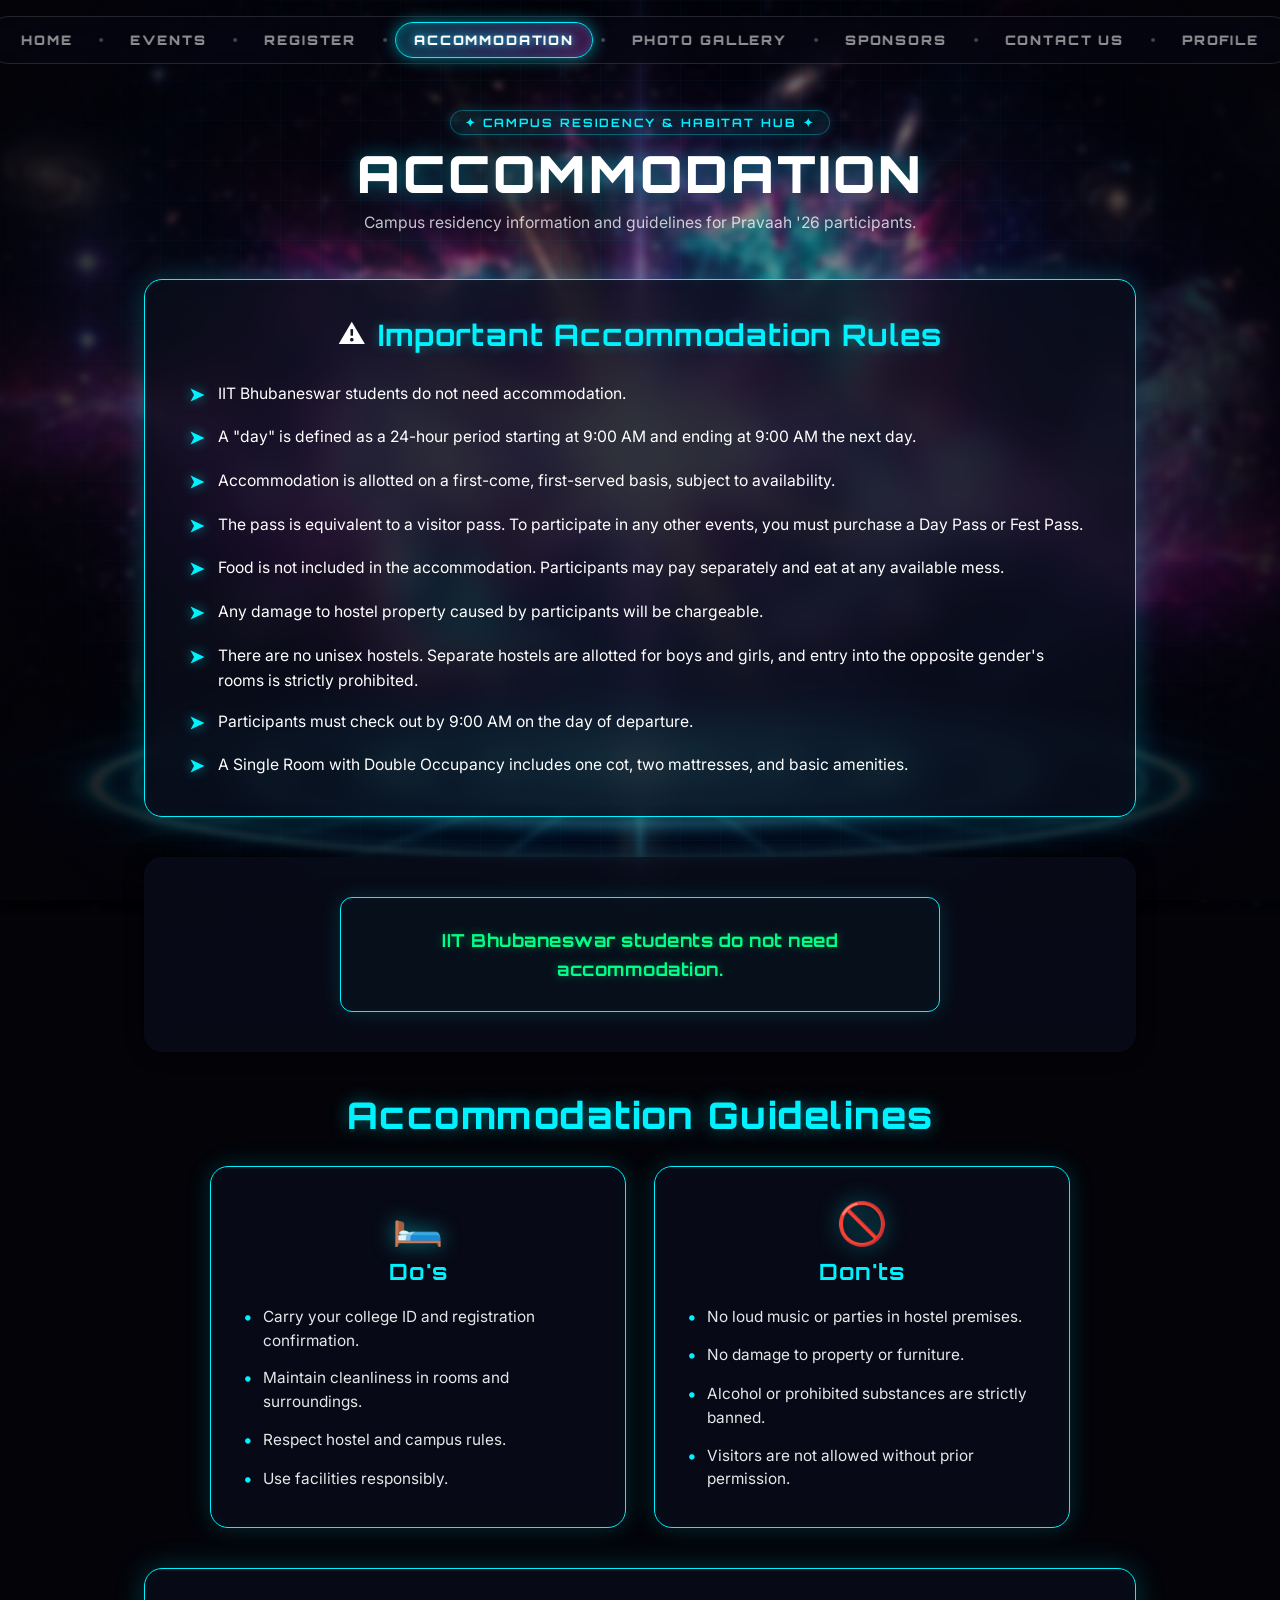
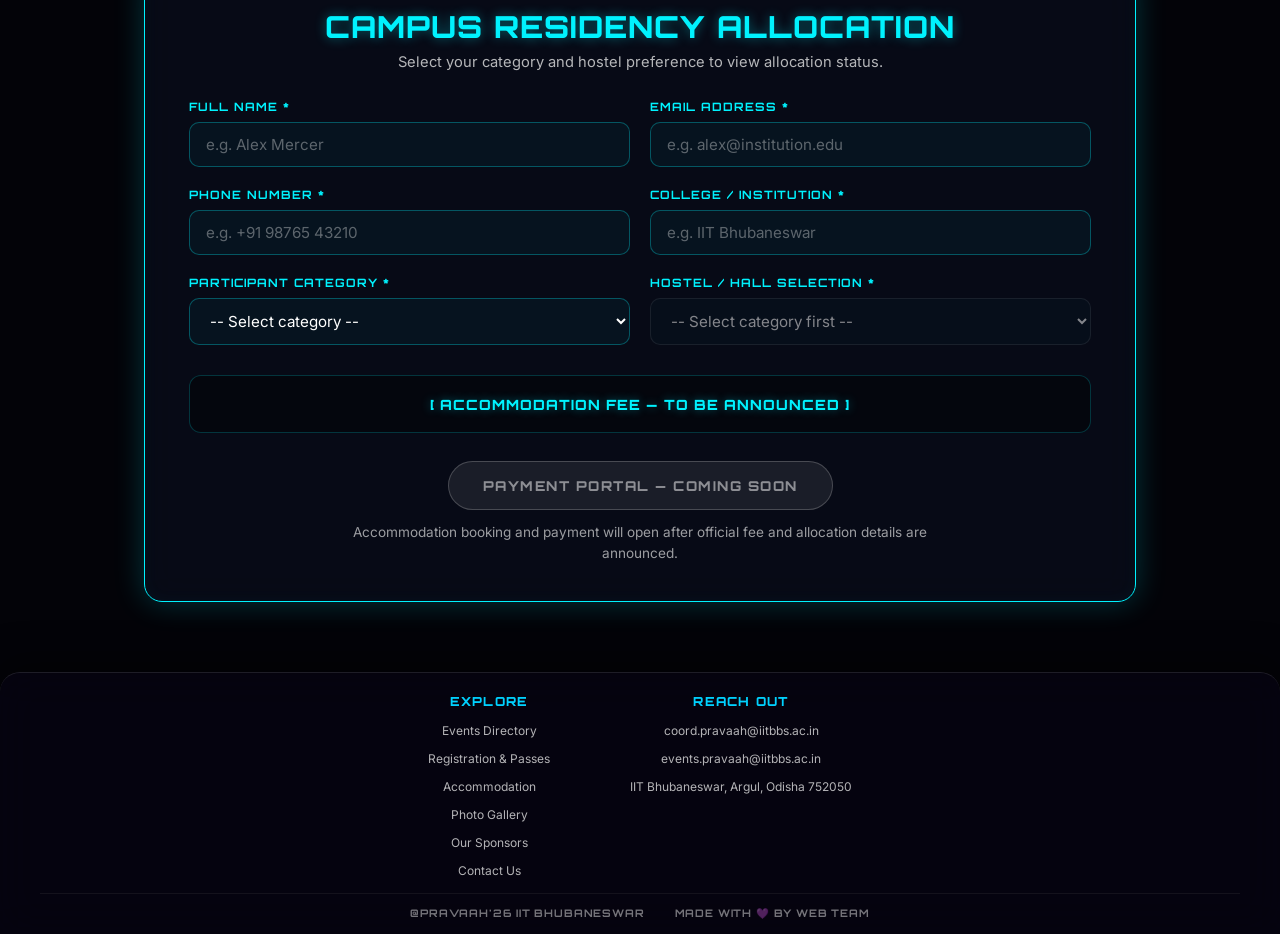
<file: accommodation.html>
<!DOCTYPE html>
<html lang="en">
<head>
    <meta charset="UTF-8">
    <meta name="viewport" content="width=device-width, initial-scale=1.0">
    <title>PRAVAAH '26 — Campus Residency & Accommodation Portal</title>
    <link rel="preconnect" href="https://fonts.googleapis.com">
    <link rel="preconnect" href="https://fonts.gstatic.com" crossorigin>
    <link href="https://fonts.googleapis.com/css2?family=Inter:wght@300;400;500;600;700;800;900&family=Orbitron:wght@400;600;700;800;900&display=swap" rel="stylesheet">
    <link rel="stylesheet" href="https://cdnjs.cloudflare.com/ajax/libs/font-awesome/6.5.1/css/all.min.css">
    <link rel="stylesheet" href="style.css">
    <link rel="stylesheet" href="accommodation.css">
</head>
<body class="subpage-body accom-page-body">

    <!-- Global Cyber Background Layers -->
    <div class="global-bg-layer subpage-bg"></div>
    <div class="subpage-grid-overlay"></div>

    <!-- Cosmic Nav Wheel -->
    <nav class="cosmic-nav-wheel" id="cosmic-nav-wheel">
        <div class="nav-wheel-track">
            <div class="nav-indicator-pill" id="nav-indicator-pill"></div>
            <div class="nav-hover-pill" id="nav-hover-pill"></div>

            <a href="index.html" class="nav-item">HOME</a>
            <div class="nav-divider"></div>
            <a href="events.html" class="nav-item">EVENTS</a>
            <div class="nav-divider"></div>
            <a href="register.html" class="nav-item">REGISTER</a>
            <div class="nav-divider"></div>
            <a href="accommodation.html" class="nav-item active">ACCOMMODATION</a>
            <div class="nav-divider"></div>
            <a href="photo-gallery.html" class="nav-item">PHOTO GALLERY</a>
            <div class="nav-divider"></div>
            <a href="sponsors.html" class="nav-item">SPONSORS</a>
            <div class="nav-divider"></div>
            <a href="contact.html" class="nav-item">CONTACT US</a>
            <div class="nav-divider"></div>
            <a href="profile.html" class="nav-item">PROFILE</a>
        </div>
        <div class="nav-wheel-glow"></div>
    </nav>

    <!-- Main Accommodation Container -->
    <main class="subpage-main accom-main-container">
        
        <!-- Section A: Compact Subpage Hero -->
        <header class="accom-hero-header">
            <div class="accom-hero-badge">✦ CAMPUS RESIDENCY & HABITAT HUB ✦</div>
            <h1 class="accom-hero-title">ACCOMMODATION</h1>
            <p class="accom-hero-subtitle">Campus residency information and guidelines for Pravaah '26 participants.</p>
        </header>

        <!-- Section B: Important Accommodation Rules Card (Screenshot 1) -->
        <section class="rules-card-container">
            <div class="rules-card-header">
                <span class="warning-icon">⚠️</span>
                <h2 class="rules-card-title">Important Accommodation Rules</h2>
            </div>
            <ul class="rules-arrow-list">
                <li><span class="cyan-arrow">➤</span> IIT Bhubaneswar students do not need accommodation.</li>
                <li><span class="cyan-arrow">➤</span> A "day" is defined as a 24-hour period starting at 9:00 AM and ending at 9:00 AM the next day.</li>
                <li><span class="cyan-arrow">➤</span> Accommodation is allotted on a first-come, first-served basis, subject to availability.</li>
                <li><span class="cyan-arrow">➤</span> The pass is equivalent to a visitor pass. To participate in any other events, you must purchase a Day Pass or Fest Pass.</li>
                <li><span class="cyan-arrow">➤</span> Food is not included in the accommodation. Participants may pay separately and eat at any available mess.</li>
                <li><span class="cyan-arrow">➤</span> Any damage to hostel property caused by participants will be chargeable.</li>
                <li><span class="cyan-arrow">➤</span> There are no unisex hostels. Separate hostels are allotted for boys and girls, and entry into the opposite gender's rooms is strictly prohibited.</li>
                <li><span class="cyan-arrow">➤</span> Participants must check out by 9:00 AM on the day of departure.</li>
                <li><span class="cyan-arrow">➤</span> A Single Room with Double Occupancy includes one cot, two mattresses, and basic amenities.</li>
            </ul>
        </section>

        <!-- Section C: IIT Bhubaneswar Student Notice Callout (Screenshot 2) -->
        <section class="notice-callout-outer">
            <div class="notice-inner-box">
                <p class="notice-highlight-text">IIT Bhubaneswar students do not need accommodation.</p>
            </div>
        </section>

        <!-- Section D: Accommodation Guidelines Grid (Screenshot 3) -->
        <section class="guidelines-section">
            <h2 class="guidelines-main-title">Accommodation Guidelines</h2>
            
            <div class="dos-donts-grid">
                <!-- Do's Card -->
                <div class="guideline-card">
                    <div class="card-top-icon">🛏️</div>
                    <h3 class="card-title">Do's</h3>
                    <ul class="bullet-list">
                        <li><span class="dot-marker">•</span> Carry your college ID and registration confirmation.</li>
                        <li><span class="dot-marker">•</span> Maintain cleanliness in rooms and surroundings.</li>
                        <li><span class="dot-marker">•</span> Respect hostel and campus rules.</li>
                        <li><span class="dot-marker">•</span> Use facilities responsibly.</li>
                    </ul>
                </div>

                <!-- Don'ts Card -->
                <div class="guideline-card">
                    <div class="card-top-icon">🚫</div>
                    <h3 class="card-title">Don'ts</h3>
                    <ul class="bullet-list">
                        <li><span class="dot-marker">•</span> No loud music or parties in hostel premises.</li>
                        <li><span class="dot-marker">•</span> No damage to property or furniture.</li>
                        <li><span class="dot-marker">•</span> Alcohol or prohibited substances are strictly banned.</li>
                        <li><span class="dot-marker">•</span> Visitors are not allowed without prior permission.</li>
                    </ul>
                </div>
            </div>
        </section>

        <!-- Section E: Accommodation Booking Form -->
        <section class="booking-section-container">
            <div class="booking-header">
                <h2 class="booking-section-title">CAMPUS RESIDENCY ALLOCATION</h2>
                <p class="booking-section-sub">Select your category and hostel preference to view allocation status.</p>
            </div>

            <form id="accommodationBookingForm" class="booking-form-grid" onsubmit="return false;">
                
                <div class="form-field-group">
                    <label for="acc-fullname" class="form-label">FULL NAME *</label>
                    <input type="text" id="acc-fullname" name="fullname" class="form-input" required placeholder="e.g. Alex Mercer">
                </div>

                <div class="form-field-group">
                    <label for="acc-email" class="form-label">EMAIL ADDRESS *</label>
                    <input type="email" id="acc-email" name="email" class="form-input" required placeholder="e.g. alex@institution.edu">
                </div>

                <div class="form-field-group">
                    <label for="acc-phone" class="form-label">PHONE NUMBER *</label>
                    <input type="tel" id="acc-phone" name="phone" class="form-input" required placeholder="e.g. +91 98765 43210">
                </div>

                <div class="form-field-group">
                    <label for="acc-college" class="form-label">COLLEGE / INSTITUTION *</label>
                    <input type="text" id="acc-college" name="college" class="form-input" required placeholder="e.g. IIT Bhubaneswar">
                </div>

                <div class="form-field-group">
                    <label for="acc-category" class="form-label">PARTICIPANT CATEGORY *</label>
                    <select id="acc-category" name="category" class="form-select" required>
                        <option value="" disabled selected>-- Select category --</option>
                        <option value="girls">Girls</option>
                        <option value="boys">Boys</option>
                    </select>
                </div>

                <div class="form-field-group">
                    <label for="acc-hostel" class="form-label">HOSTEL / HALL SELECTION *</label>
                    <select id="acc-hostel" name="hostel" class="form-select" required disabled>
                        <option value="" disabled selected>-- Select category first --</option>
                    </select>
                </div>

                <div class="form-field-group full-width">
                    <div class="fee-display-box">
                        <span class="fee-status-badge" id="feeStatusDisplay">[ ACCOMMODATION FEE — TO BE ANNOUNCED ]</span>
                    </div>
                </div>

                <div class="form-field-group full-width payment-action-block">
                    <button type="button" class="disabled-payment-btn" disabled>
                        PAYMENT PORTAL — COMING SOON
                    </button>
                    <p class="payment-notice-text">Accommodation booking and payment will open after official fee and allocation details are announced.</p>
                </div>

            </form>
        </section>

    </main>

    <!-- Shared Full-Width Footer as on Home Page -->
    <footer class="pravaah-full-footer footer-centered">
        <div class="footer-columns-grid grid-centered">
            <div class="footer-col col-centered">
                <h4 class="footer-heading">EXPLORE</h4>
                <ul class="footer-links-list list-centered">
                    <li><a href="events.html">Events Directory</a></li>
                    <li><a href="register.html">Registration & Passes</a></li>
                    <li><a href="accommodation.html">Accommodation</a></li>
                    <li><a href="photo-gallery.html">Photo Gallery</a></li>
                    <li><a href="sponsors.html">Our Sponsors</a></li>
                    <li><a href="contact.html">Contact Us</a></li>
                </ul>
            </div>

            <div class="footer-col col-centered">
                <h4 class="footer-heading">REACH OUT</h4>
                <ul class="footer-links-list list-centered">
                    <li><a href="mailto:coord.pravaah@iitbbs.ac.in">coord.pravaah@iitbbs.ac.in</a></li>
                    <li><a href="mailto:events.pravaah@iitbbs.ac.in">events.pravaah@iitbbs.ac.in</a></li>
                    <li><a href="https://www.iitbbs.ac.in/" target="_blank">IIT Bhubaneswar, Argul, Odisha 752050</a></li>
                </ul>
            </div>
        </div>

        <div class="footer-bottom-bar bar-centered">
            <span>@PRAVAAH'26 IIT BHUBANESWAR</span>
            <span>MADE WITH 💜 BY WEB TEAM</span>
        </div>
    </footer>

    <script src="glitch-nav.js"></script>
    <script src="accommodation.js"></script>
</body>
</html>
</file>
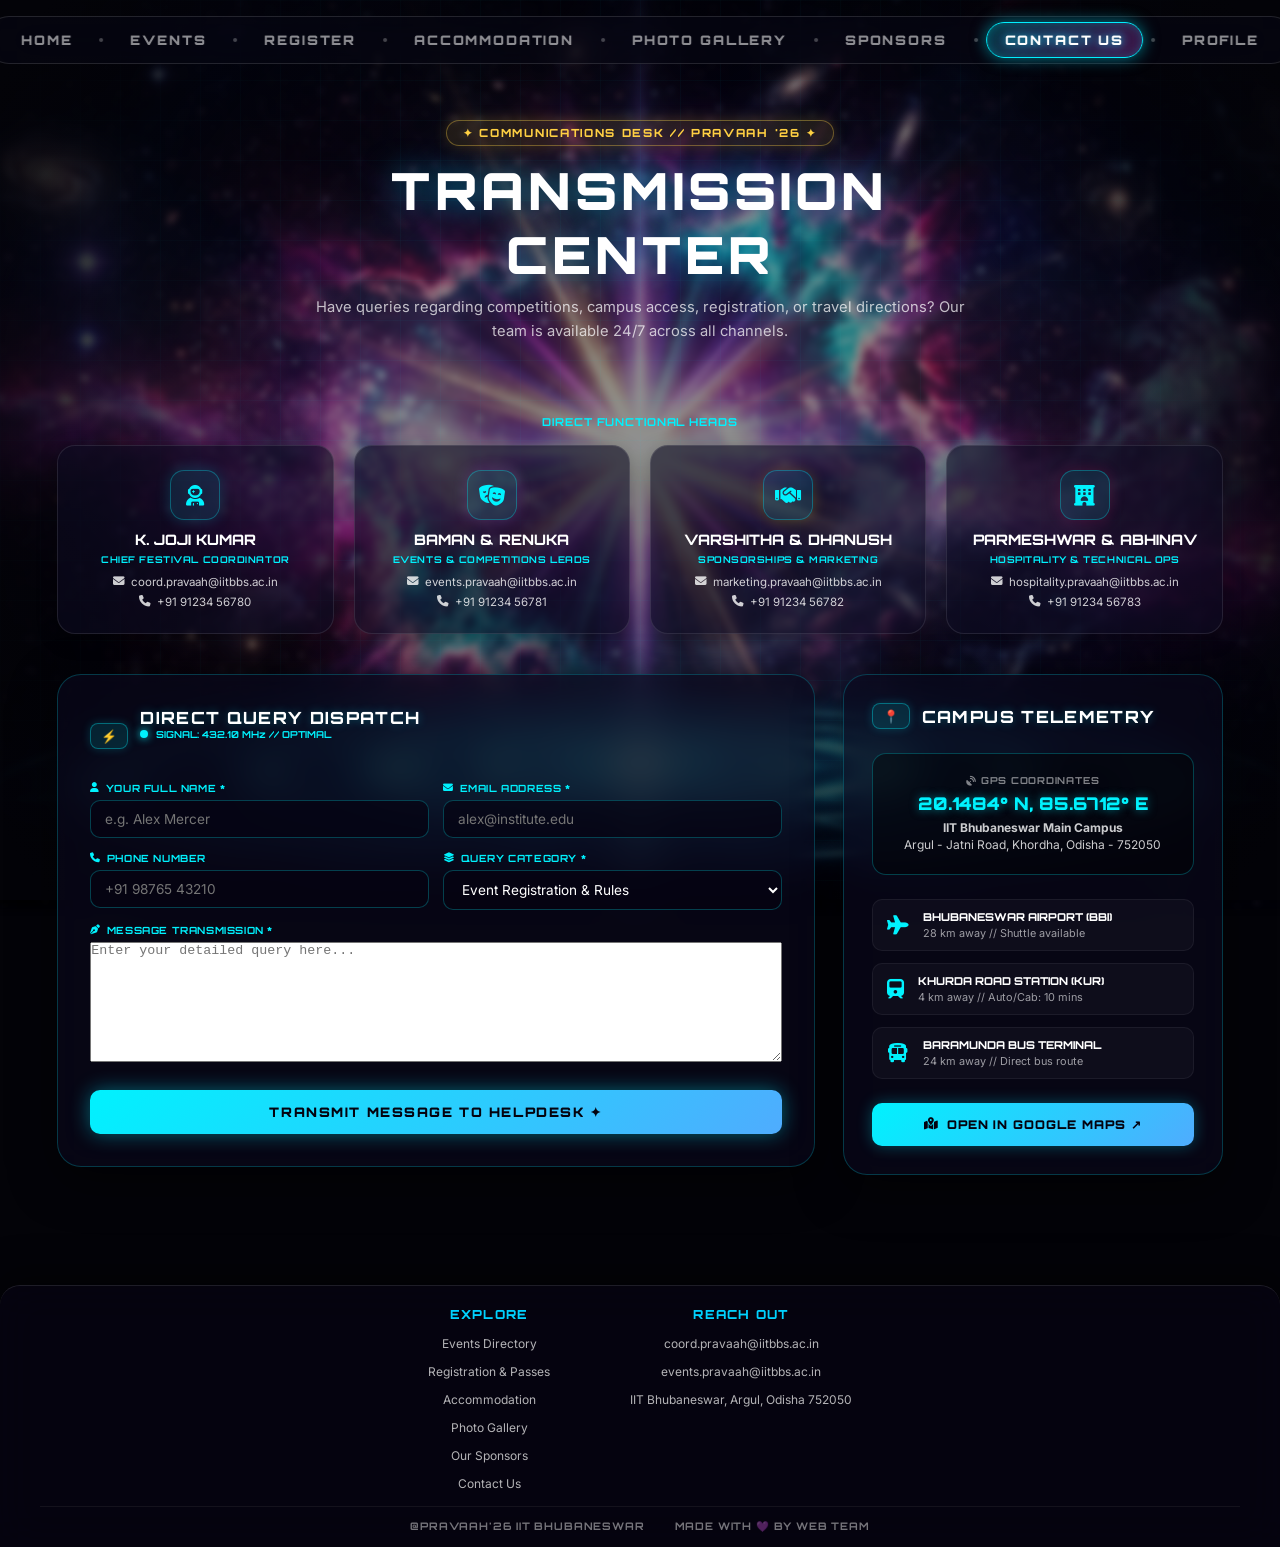
<file: contact.html>
<!DOCTYPE html>
<html lang="en">
<head>
    <meta charset="UTF-8">
    <meta name="viewport" content="width=device-width, initial-scale=1.0">
    <title>PRAVAAH '26 — Command Transmission & Helpdesk</title>
     <link rel="stylesheet" href="contactus.css">
    <link rel="preconnect" href="https://fonts.googleapis.com">
    <link rel="preconnect" href="https://fonts.gstatic.com" crossorigin>
    <link href="https://fonts.googleapis.com/css2?family=Inter:wght@300;400;500;600;700;800;900&family=Orbitron:wght@400;600;700;800;900&display=swap" rel="stylesheet">
    <link rel="stylesheet" href="https://cdnjs.cloudflare.com/ajax/libs/font-awesome/6.5.1/css/all.min.css">
    <link rel="stylesheet" href="style.css">
    <link rel="stylesheet" href="contactus.css">
</head>
<body class="subpage-body contact-page-body">

    <!-- Global Cyber Background Layers -->
    <div class="global-bg-layer subpage-bg"></div>
    <div class="subpage-grid-overlay"></div>

    <!-- Cosmic Nav Wheel -->
    <nav class="cosmic-nav-wheel" id="cosmic-nav-wheel">
        <div class="nav-wheel-track">
            <div class="nav-indicator-pill" id="nav-indicator-pill"></div>
            <div class="nav-hover-pill" id="nav-hover-pill"></div>

            <a href="index.html" class="nav-item">HOME</a>
            <div class="nav-divider"></div>
            <a href="events.html" class="nav-item">EVENTS</a>
            <div class="nav-divider"></div>
            <a href="register.html" class="nav-item">REGISTER</a>
            <div class="nav-divider"></div>
            <a href="accommodation.html" class="nav-item">ACCOMMODATION</a>
            <div class="nav-divider"></div>
            <a href="photo-gallery.html" class="nav-item">PHOTO GALLERY</a>
            <div class="nav-divider"></div>
            <a href="sponsors.html" class="nav-item">SPONSORS</a>
            <div class="nav-divider"></div>
            <a href="contact.html" class="nav-item active">CONTACT US</a>
            <div class="nav-divider"></div>
            <a href="profile.html" class="nav-item">PROFILE</a>
        </div>
        <div class="nav-wheel-glow"></div>
    </nav>

    <!-- Main Contact Shell -->
    <main class="subpage-main contact-main-container">
        
        <!-- Hero Header Box -->
        <header class="contact-hero-header">
            <div class="hero-badge-pill">✦ COMMUNICATIONS DESK // PRAVAAH '26 ✦</div>
            <h1 class="events-hero-title spider-title" data-text="TRANSMISSION CENTER">TRANSMISSION CENTER</h1>
            <p class="subpage-hero-subtitle">Have queries regarding competitions, campus access, registration, or travel directions? Our team is available 24/7 across all channels.</p>
        </header>

        <!-- Team Leads Contact Cards Grid -->
        <section class="team-leads-section">
            <div class="section-sublabel" style="text-align: center; margin-bottom: 16px;">DIRECT FUNCTIONAL HEADS</div>
            
            <div class="team-cards-grid">
                
                <div class="team-lead-card">
                    <div class="lead-avatar logo-tech"><i class="fa-solid fa-user-astronaut"></i></div>
                    <div class="lead-details">
                        <h3 class="lead-name">K. JOJI KUMAR</h3>
                        <span class="lead-role">CHIEF FESTIVAL COORDINATOR</span>
                        <a href="mailto:coord.pravaah@iitbbs.ac.in" class="lead-email"><i class="fa-solid fa-envelope"></i> coord.pravaah@iitbbs.ac.in</a>
                        <a href="tel:+919123456780" class="lead-phone"><i class="fa-solid fa-phone"></i> +91 91234 56780</a>
                    </div>
                </div>

                <div class="team-lead-card">
                    <div class="lead-avatar logo-cult"><i class="fa-solid fa-masks-theater"></i></div>
                    <div class="lead-details">
                        <h3 class="lead-name">BAMAN & RENUKA</h3>
                        <span class="lead-role">EVENTS & COMPETITIONS LEADS</span>
                        <a href="mailto:events.pravaah@iitbbs.ac.in" class="lead-email"><i class="fa-solid fa-envelope"></i> events.pravaah@iitbbs.ac.in</a>
                        <a href="tel:+919123456781" class="lead-phone"><i class="fa-solid fa-phone"></i> +91 91234 56781</a>
                    </div>
                </div>

                <div class="team-lead-card">
                    <div class="lead-avatar logo-ent"><i class="fa-solid fa-handshake"></i></div>
                    <div class="lead-details">
                        <h3 class="lead-name">VARSHITHA & DHANUSH</h3>
                        <span class="lead-role">SPONSORSHIPS & MARKETING</span>
                        <a href="mailto:marketing.pravaah@iitbbs.ac.in" class="lead-email"><i class="fa-solid fa-envelope"></i> marketing.pravaah@iitbbs.ac.in</a>
                        <a href="tel:+919123456782" class="lead-phone"><i class="fa-solid fa-phone"></i> +91 91234 56782</a>
                    </div>
                </div>

                <div class="team-lead-card">
                    <div class="lead-avatar logo-social"><i class="fa-solid fa-hotel"></i></div>
                    <div class="lead-details">
                        <h3 class="lead-name">PARMESHWAR & ABHINAV</h3>
                        <span class="lead-role">HOSPITALITY & TECHNICAL OPS</span>
                        <a href="mailto:hospitality.pravaah@iitbbs.ac.in" class="lead-email"><i class="fa-solid fa-envelope"></i> hospitality.pravaah@iitbbs.ac.in</a>
                        <a href="tel:+919123456783" class="lead-phone"><i class="fa-solid fa-phone"></i> +91 91234 56783</a>
                    </div>
                </div>

            </div>
        </section>

        <!-- Dispatch Desk (Form + GPS Telemetry & Transport Grid) -->
        <section class="contact-workspace-grid">
            
            <!-- Left: Direct Query Dispatch Form -->
            <div class="dispatch-form-card">
                <div class="step-header">
                    <span class="step-num">⚡</span>
                    <div>
                        <h2 class="step-title">DIRECT QUERY DISPATCH</h2>
                        <span class="dispatch-signal-lbl"><span class="dot-pulse"></span> SIGNAL: 432.10 MHz // OPTIMAL</span>
                    </div>
                </div>

                <form id="contactDispatchForm" class="delegate-form">
                    <div class="form-grid">
                        <div class="input-field">
                            <label for="ct-name"><i class="fa-solid fa-user"></i> YOUR FULL NAME *</label>
                            <input type="text" id="ct-name" placeholder="e.g. Alex Mercer" required>
                        </div>
                        <div class="input-field">
                            <label for="ct-email"><i class="fa-solid fa-envelope"></i> EMAIL ADDRESS *</label>
                            <input type="email" id="ct-email" placeholder="alex@institute.edu" required>
                        </div>
                        <div class="input-field">
                            <label for="ct-phone"><i class="fa-solid fa-phone"></i> PHONE NUMBER</label>
                            <input type="tel" id="ct-phone" placeholder="+91 98765 43210">
                        </div>
                        <div class="input-field">
                            <label for="ct-category"><i class="fa-solid fa-layer-group"></i> QUERY CATEGORY *</label>
                            <select id="ct-category" required>
                                <option value="Event Registration & Rules">Event Registration & Rules</option>
                                <option value="Accommodation & Campus Access">Accommodation & Campus Access</option>
                                <option value="Sponsorship & Brand Alliance">Sponsorship & Brand Alliance</option>
                                <option value="Volunteer Opportunities">Volunteer Opportunities</option>
                                <option value="Other General Query">Other General Query</option>
                            </select>
                        </div>
                        <div class="input-field" style="grid-column: 1 / -1;">
                            <label for="ct-message"><i class="fa-solid fa-pen-nib"></i> MESSAGE TRANSMISSION *</label>
                            <textarea id="ct-message" rows="4" placeholder="Enter your detailed query here..." required></textarea>
                        </div>
                    </div>

                    <button type="submit" class="transmit-pay-btn" style="width: 100%; margin-top: 10px;">
                        <span>TRANSMIT MESSAGE TO HELPDESK ✦</span>
                    </button>
                </form>
            </div>

            <!-- Right: Campus GPS & Navigation Matrix -->
            <div class="campus-gps-card">
                <div class="step-header">
                    <span class="step-num">📍</span>
                    <h2 class="step-title">CAMPUS TELEMETRY</h2>
                </div>

                <div class="gps-coords-box">
                    <span class="gps-label"><i class="fa-solid fa-satellite-dish"></i> GPS COORDINATES</span>
                    <h3 class="gps-val">20.1484° N, 85.6712° E</h3>
                    <p class="gps-address"><strong>IIT Bhubaneswar Main Campus</strong><br>Argul - Jatni Road, Khordha, Odisha - 752050</p>
                </div>

                <!-- Transport Connections Grid -->
                <div class="transport-routes-list">
                    <div class="route-item">
                        <span class="r-icon"><i class="fa-solid fa-plane"></i></span>
                        <div class="r-info">
                            <span class="r-name">BHUBANESWAR AIRPORT (BBI)</span>
                            <span class="r-dist">28 km away // Shuttle available</span>
                        </div>
                    </div>

                    <div class="route-item">
                        <span class="r-icon"><i class="fa-solid fa-train"></i></span>
                        <div class="r-info">
                            <span class="r-name">KHURDA ROAD STATION (KUR)</span>
                            <span class="r-dist">4 km away // Auto/Cab: 10 mins</span>
                        </div>
                    </div>

                    <div class="route-item">
                        <span class="r-icon"><i class="fa-solid fa-bus"></i></span>
                        <div class="r-info">
                            <span class="r-name">BARAMUNDA BUS TERMINAL</span>
                            <span class="r-dist">24 km away // Direct bus route</span>
                        </div>
                    </div>
                </div>

                <a href="https://maps.google.com/?q=IIT+Bhubaneswar" target="_blank" class="gmaps-nav-btn">
                    <i class="fa-solid fa-map-location-dot"></i> OPEN IN GOOGLE MAPS ↗
                </a>
            </div>

        </section>

    </main>

    <!-- Shared Full-Width Footer as on Home Page -->
    <footer class="pravaah-full-footer footer-centered">
        <div class="footer-columns-grid grid-centered">
            <div class="footer-col col-centered">
                <h4 class="footer-heading">EXPLORE</h4>
                <ul class="footer-links-list list-centered">
                    <li><a href="events.html">Events Directory</a></li>
                    <li><a href="register.html">Registration & Passes</a></li>
                    <li><a href="accommodation.html">Accommodation</a></li>
                    <li><a href="photo-gallery.html">Photo Gallery</a></li>
                    <li><a href="sponsors.html">Our Sponsors</a></li>
                    <li><a href="contact.html">Contact Us</a></li>
                </ul>
            </div>

            <div class="footer-col col-centered">
                <h4 class="footer-heading">REACH OUT</h4>
                <ul class="footer-links-list list-centered">
                    <li><a href="mailto:coord.pravaah@iitbbs.ac.in">coord.pravaah@iitbbs.ac.in</a></li>
                    <li><a href="mailto:events.pravaah@iitbbs.ac.in">events.pravaah@iitbbs.ac.in</a></li>
                    <li><a href="https://www.iitbbs.ac.in/" target="_blank">IIT Bhubaneswar, Argul, Odisha 752050</a></li>
                </ul>
            </div>
        </div>

        <div class="footer-bottom-bar bar-centered">
            <span>@PRAVAAH'26 IIT BHUBANESWAR</span>
            <span>MADE WITH 💜 BY WEB TEAM</span>
        </div>
    </footer>

    <!-- Query Dispatched Confirmation Modal -->
    <div class="success-modal-overlay" id="contactSuccessModal">
        <div class="success-modal-box">
            <div class="success-icon-badge">✓</div>
            <h3 class="success-modal-title">TRANSMISSION DELIVERED!</h3>
            <p class="success-modal-sub">Your query has been logged on the Helpdesk portal. An automated ticket receipt has been dispatched to your email.</p>
            
            <div class="modal-ticket-summary">
                <div class="summary-row">
                    <span class="s-lbl">TICKET REF:</span>
                    <span class="s-val total-glow" id="modalTicketRef">TKT-2026-C892</span>
                </div>
                <div class="summary-row">
                    <span class="s-lbl">SENDER:</span>
                    <span class="s-val" id="modalCtName">Alex Mercer</span>
                </div>
                <div class="summary-row">
                    <span class="s-lbl">CATEGORY:</span>
                    <span class="s-val" id="modalCtCategory">Event Registration</span>
                </div>
            </div>

            <div class="modal-actions-grid">
                <button type="button" class="modal-close-cta" id="closeContactModalBtn">CONFIRM & CLOSE</button>
            </div>
        </div>
    </div>

    <script src="glitch-nav.js"></script>
    <script src="contact.js"></script>
</body>
</html>
</file>
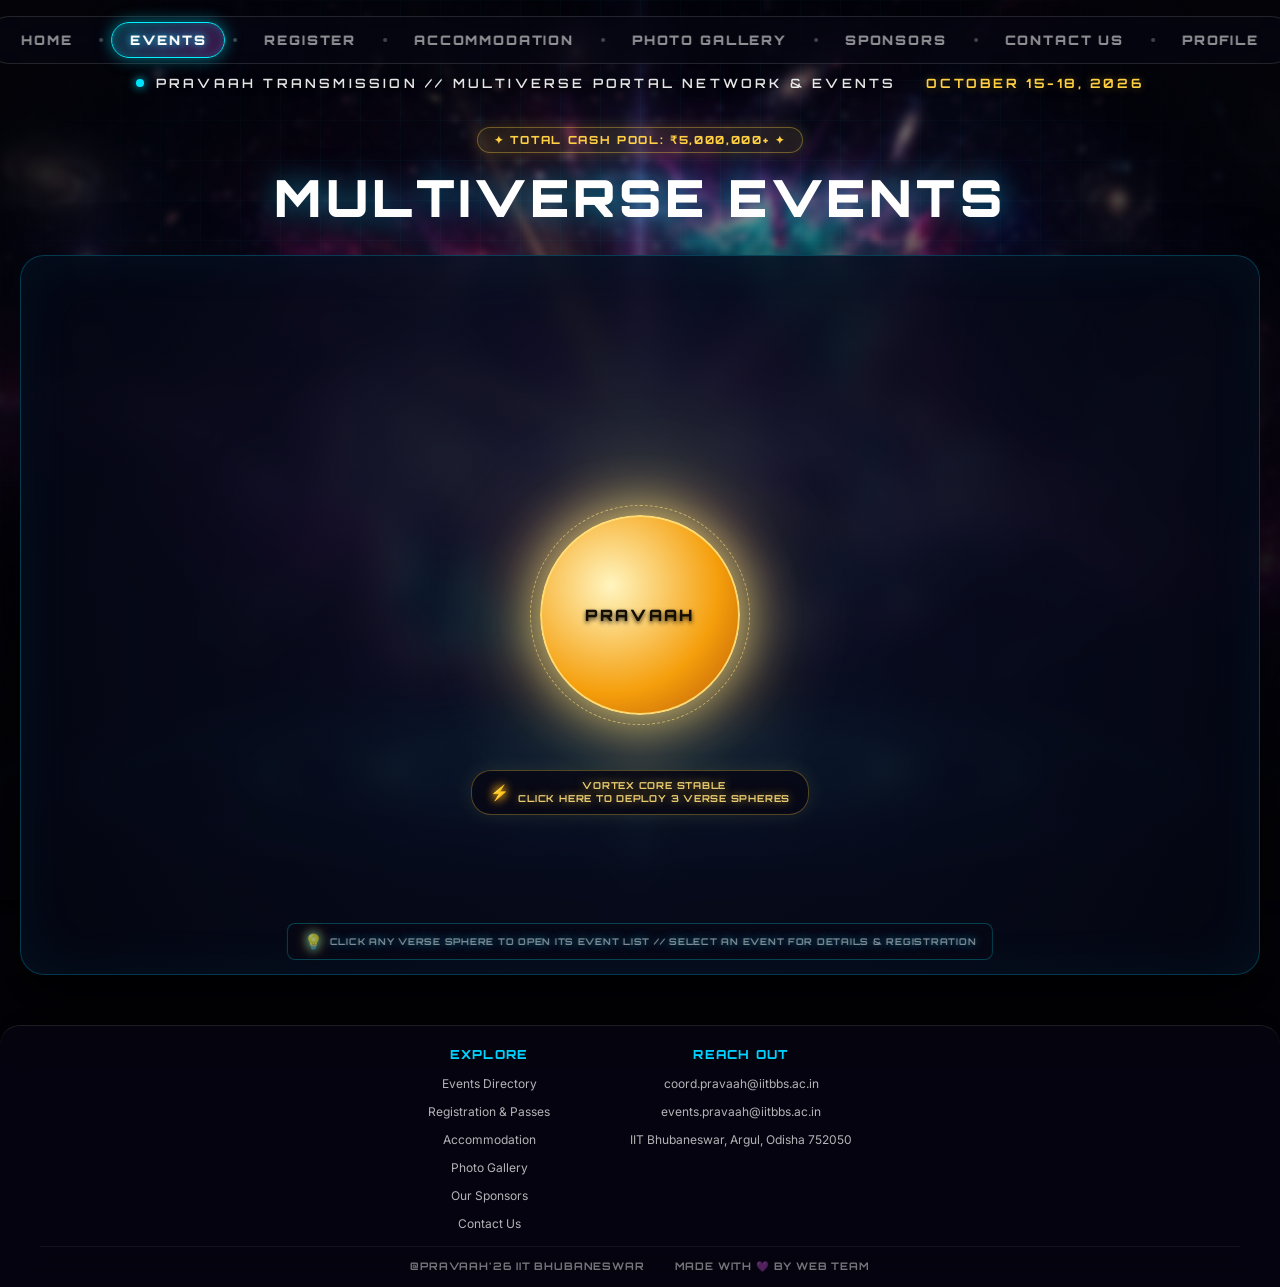
<file: events.html>
<!DOCTYPE html>
<html lang="en">

<head>

    <meta charset="UTF-8">

    <meta name="viewport" content="width=device-width, initial-scale=1.0">

    <title>EVENTS // PRAVAAH '26 - IIT Bhubaneswar</title>

    <link rel="preconnect" href="https://fonts.googleapis.com">

    <link rel="preconnect" href="https://fonts.gstatic.com" crossorigin>

    <link
        href="https://fonts.googleapis.com/css2?family=Inter:wght@300;400;500;600;700;800;900&family=Orbitron:wght@400;600;700;800;900&display=swap"
        rel="stylesheet">

    <link rel="stylesheet" href="style.css">

</head>

<body class="subpage-body events-page-body">

    <!-- Global Background -->
    <div class="global-bg-layer subpage-bg"></div>
    <div class="subpage-grid-overlay"></div>


    <!-- =========================================================
         COSMIC NAV WHEEL
         ========================================================= -->

    <nav class="cosmic-nav-wheel" id="cosmic-nav-wheel">

        <div class="nav-wheel-track">

            <div class="nav-indicator-pill" id="nav-indicator-pill"></div>
            <div class="nav-hover-pill" id="nav-hover-pill"></div>

            <a href="index.html" class="nav-item">
                HOME
            </a>

            <div class="nav-divider"></div>

            <a href="events.html" class="nav-item active">
                EVENTS
            </a>

            <div class="nav-divider"></div>

            <a href="register.html" class="nav-item">
                REGISTER
            </a>

            <div class="nav-divider"></div>

            <a href="accommodation.html" class="nav-item">
                ACCOMMODATION
            </a>

            <div class="nav-divider"></div>

            <a href="photo-gallery.html" class="nav-item">
                PHOTO GALLERY
            </a>

            <div class="nav-divider"></div>

            <a href="sponsors.html" class="nav-item">
                SPONSORS
            </a>

            <div class="nav-divider"></div>

            <a href="contact.html" class="nav-item">
                CONTACT US
            </a>

            <div class="nav-divider"></div>

            <a href="profile.html" class="nav-item">
                PROFILE
            </a>

        </div>

        <div class="nav-wheel-glow"></div>

    </nav>


    <!-- =========================================================
         MAIN EVENTS
         ========================================================= -->

    <main class="subpage-main events-main-fullscreen">

        <header class="hud-header">

            <div class="hud-left">

                <span class="hud-indicator status-green"></span>

                <span class="hud-title">
                    PRAVAAH TRANSMISSION // MULTIVERSE PORTAL NETWORK & EVENTS
                </span>

            </div>

            <div class="hud-right">

                <span class="hud-date">
                    OCTOBER 15-18, 2026
                </span>

            </div>

        </header>


        <!-- =====================================================
             MULTIVERSE PORTAL SECTION
             ===================================================== -->

        <section class="events-portal-hero network-undeployed">

            <div class="events-hero-header-box">

                <div class="hero-badge-pill">
                    ✦ TOTAL CASH POOL: ₹5,000,000+ ✦
                </div>

                <h1 class="events-hero-title spider-title" data-text="MULTIVERSE EVENTS">
                    MULTIVERSE EVENTS
                </h1>


            </div>


            <!-- =================================================
                 NETWORK VIEWPORT
                 ================================================= -->

            <div class="network-viewport standalone-network-viewport">

                <div class="big-bang-flash" id="big-bang-flash"></div>

                <div class="universe-nebula-glow"></div>

                <div class="cyber-grid-overlay"></div>


                <!-- HUD BRACKETS -->

                <div class="hud-bracket bracket-tl"></div>
                <div class="hud-bracket bracket-tr"></div>
                <div class="hud-bracket bracket-bl"></div>
                <div class="hud-bracket bracket-br"></div>


                <!-- TELEMETRY -->

                <div class="telemetry-box telemetry-top-left">

                    <span class="telemetry-label">
                        SYSTEM SCANNER
                    </span>

                    <span class="telemetry-value">
                        STATUS: MULTIVERSE ACTIVE
                    </span>

                    <span class="telemetry-value">
                        TARGET ID: PRV_EVENTS_01
                    </span>

                </div>


                <div class="telemetry-box telemetry-top-right">

                    <span class="telemetry-label">
                        COSMIC TELEMETRY
                    </span>

                    <span class="telemetry-value">
                        WORMHOLE: 99.4% STABLE
                    </span>

                    <span class="telemetry-value">
                        GRID FREQ: 432.10Hz
                    </span>

                </div>


                <div class="telemetry-box telemetry-bottom-left">

                    <span class="telemetry-label">
                        DIMENSIONAL CO-ORDINATES
                    </span>

                    <span class="telemetry-value" id="live-coords">
                        X: 184.2930 | Y: -493.1820
                    </span>

                    <span class="telemetry-value">
                        MATRIX VECTOR: [0.22, 0.99]
                    </span>

                </div>


                <div class="telemetry-box telemetry-bottom-right">

                    <span class="telemetry-label">
                        TRANSMISSION FEED
                    </span>

                    <span class="telemetry-value">
                        DECODING SIGNAL... OK
                    </span>

                    <span class="telemetry-value">
                        PORTAL SPHERE CONVERGENCE: ON
                    </span>

                </div>


                <!-- =================================================
                     PORTAL NETWORK
                     ================================================= -->

                <div class="portal-network-container" id="portal-network-container">

                    <div class="core-deploy-prompt" id="core-deploy-prompt">

                        <span class="prompt-icon">
                            ⚡
                        </span>

                        <span class="prompt-text">
                            VORTEX CORE STABLE
                            <br>
                            CLICK HERE TO DEPLOY 3 VERSE SPHERES
                        </span>

                    </div>


                    <div class="radar-scan-line"></div>


                    <div class="portal-orbit-wrapper" id="portal-orbit-wrapper">

                        <svg class="network-svg" id="network-svg"></svg>

                    </div>


                    <button class="pravaah-core-btn" id="pravaah-core" aria-label="Deploy Multiverse Spheres">

                        <span class="core-text">
                            PRAVAAH
                        </span>

                        <span class="core-glow-ring"></span>

                    </button>

                </div>


                <!-- =================================================
                     EVENT CARD LIST
                     ================================================= -->

                <div class="verse-event-list-view" id="verse-event-list-view" aria-hidden="true">

                    <div class="verse-event-list-header">

                        <button type="button" class="verse-list-back-btn" id="back-to-verses">
                            ← BACK TO VERSES
                        </button>


                        <div class="verse-list-heading">

                            <span class="verse-list-badge" id="verse-list-badge">
                                TECH VERSE
                            </span>

                            <h2 id="verse-list-title">
                                TECH EVENTS
                            </h2>

                            <p id="verse-list-subtitle">
                                Explore the events in this verse.
                            </p>

                        </div>


                        <span class="verse-list-count" id="verse-list-count">
                            5 EVENTS
                        </span>

                    </div>


                    <div class="verse-event-list" id="verse-event-list"></div>

                </div>


                <!-- =================================================
                     EVENT EXPLORATION
                     ================================================= -->

                <div class="event-explorer-view" id="event-explorer-view" aria-hidden="true">

                    <div class="event-explorer-topbar">

                        <button type="button" class="event-explorer-back" id="back-to-event-cards">
                            ← BACK TO EVENTS
                        </button>

                        <span class="event-explorer-status">
                            EVENT EXPLORATION
                        </span>

                    </div>


                    <div class="event-explorer-grid">


                        <!-- LEFT CONTENT -->

                        <main class="event-explorer-copy">

                            <span class="explorer-verse" id="explorer-verse">
                                TECH VERSE
                            </span>


                            <h2 id="explorer-title">
                                Event Title
                            </h2>

                            <!-- DETAIL TABS -->

                            <div class="explorer-tabs">

                                <span class="active">
                                    DETAILS
                                </span>

                                <span>
                                    WHAT YOU LEARN
                                </span>

                                <span>
                                    RULES
                                </span>

                            </div>


                            <!-- DETAILS -->

                            <div class="explorer-detail-grid">

                                <div class="explorer-detail-item">

                                    <span>
                                        DATE
                                    </span>

                                    <strong id="explorer-date">
                                        Oct 15, 10:00 AM
                                    </strong>

                                </div>


                                <div class="explorer-detail-item">

                                    <span>
                                        VENUE
                                    </span>

                                    <strong id="explorer-venue">
                                        Main Arena
                                    </strong>

                                </div>


                                <div class="explorer-detail-item">

                                    <span>
                                        TEAM SIZE
                                    </span>

                                    <strong id="explorer-team">
                                        1 - 4 Members
                                    </strong>

                                </div>

                            </div>

                            <p class="explorer-description" id="explorer-desc">
                                Event description
                            </p>


                            <!-- WHAT YOU LEARN -->

                            <section class="explorer-section">

                                <div class="explorer-section-heading">

                                    <h3>
                                        What You Learn
                                    </h3>

                                </div>

                                <ul id="explorer-learn"></ul>

                            </section>


                            <!-- RULES -->

                            <section class="explorer-section">

                                <div class="explorer-section-heading explorer-rules-heading">

                                    <h3>
                                        Rules
                                    </h3>

                                    <span id="explorer-rule-count">
                                        0 RULES
                                    </span>

                                </div>

                                <ul id="explorer-rules"></ul>

                            </section>

                        </main>


                        <!-- RIGHT CONTENT -->

                        <aside class="event-explorer-side">


                            <div class="explorer-image-frame">

                                <img id="explorer-image" src="page5_gallery.jpg" alt="Event preview">

                            </div>


                            <div class="explorer-price-card">

                                <span>
                                    PRIZE POOL
                                </span>

                                <strong id="explorer-prize">
                                    ₹50,000
                                </strong>

                            </div>


                            <a href="register.html" id="explorer-register" class="explorer-register-btn">
                                REGISTER
                            </a>


                            <div class="explorer-mini-note">
                                Select register to continue to the
                                Pravaah registration page.
                            </div>

                        </aside>

                    </div>

                </div>


                <!-- HUD TIP -->

                <div class="portal-hud-tip">

                    <span class="tip-icon">
                        💡
                    </span>

                    <span>
                        CLICK ANY VERSE SPHERE TO OPEN ITS EVENT LIST //
                        SELECT AN EVENT FOR DETAILS &amp; REGISTRATION
                    </span>

                </div>

            </div>

        </section>

    </main>


    <!-- =========================================================
         FOOTER
         ========================================================= -->

    <!-- Shared Full-Width Footer as on Home Page -->
    <footer class="pravaah-full-footer footer-centered">
        <div class="footer-columns-grid grid-centered">
            <div class="footer-col col-centered">
                <h4 class="footer-heading">EXPLORE</h4>
                <ul class="footer-links-list list-centered">
                    <li><a href="events.html">Events Directory</a></li>
                    <li><a href="register.html">Registration & Passes</a></li>
                    <li><a href="accommodation.html">Accommodation</a></li>
                    <li><a href="photo-gallery.html">Photo Gallery</a></li>
                    <li><a href="sponsors.html">Our Sponsors</a></li>
                    <li><a href="contact.html">Contact Us</a></li>
                </ul>
            </div>

            <div class="footer-col col-centered">
                <h4 class="footer-heading">REACH OUT</h4>
                <ul class="footer-links-list list-centered">
                    <li><a href="mailto:coord.pravaah@iitbbs.ac.in">coord.pravaah@iitbbs.ac.in</a></li>
                    <li><a href="mailto:events.pravaah@iitbbs.ac.in">events.pravaah@iitbbs.ac.in</a></li>
                    <li><a href="https://www.iitbbs.ac.in/" target="_blank">IIT Bhubaneswar, Argul, Odisha 752050</a></li>
                </ul>
            </div>
        </div>

        <div class="footer-bottom-bar bar-centered">
            <span>@PRAVAAH'26 IIT BHUBANESWAR</span>
            <span>MADE WITH 💜 BY WEB TEAM</span>
        </div>
    </footer>


    <!-- Toast -->
    <div id="toast-notification" class="toast-hidden">

        <div class="toast-icon">

            <svg width="20" height="20" viewBox="0 0 24 24" fill="none" stroke="currentColor" stroke-width="2.5"
                stroke-linecap="round" stroke-linejoin="round">

                <polyline points="20 6 9 17 4 12"></polyline>

            </svg>

        </div>


        <div class="toast-text">

            <span class="toast-title">
                Portal Transmission
            </span>

            <span class="toast-msg">
                Opening registration portal...
            </span>

        </div>

    </div>


    <!-- =========================================================
         SCRIPTS
         ========================================================= -->

    <script src="events.js"></script>

    <script src="glitch-nav.js"></script>

</body>

</html>
</file>
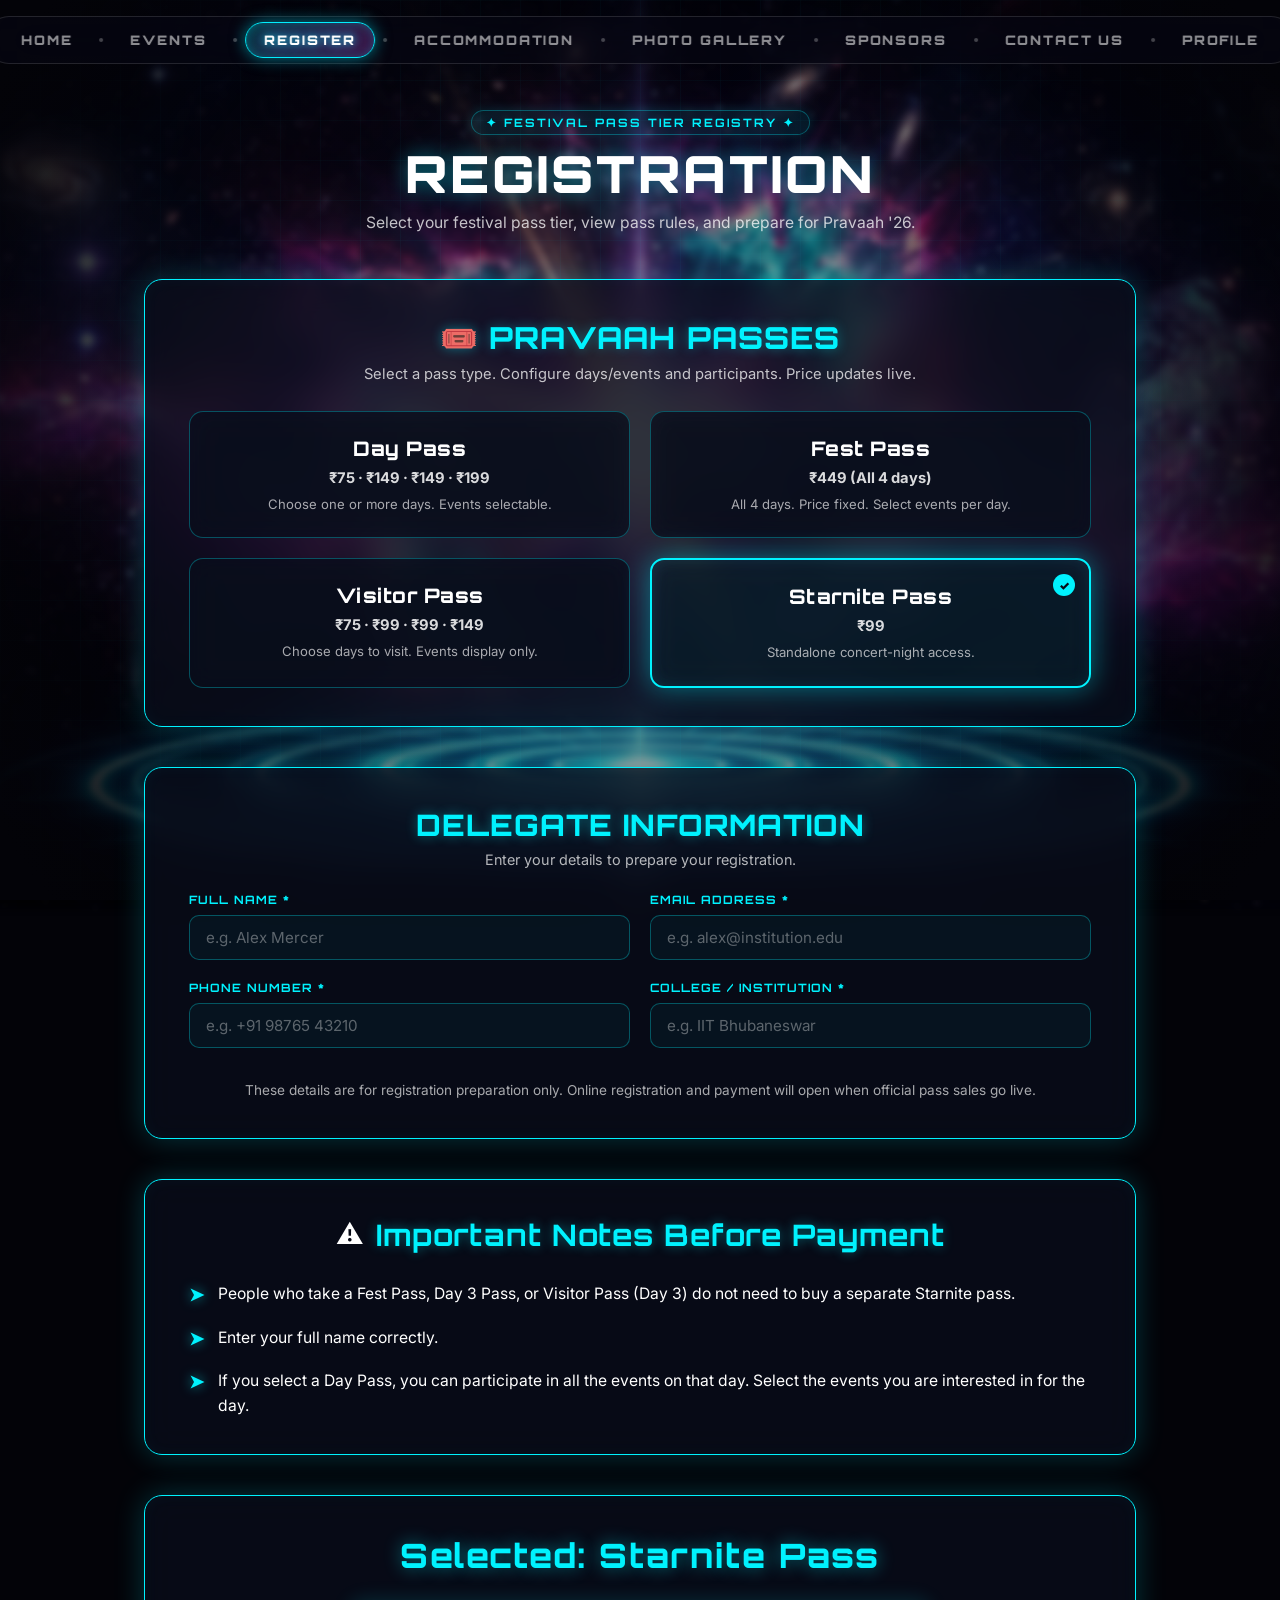
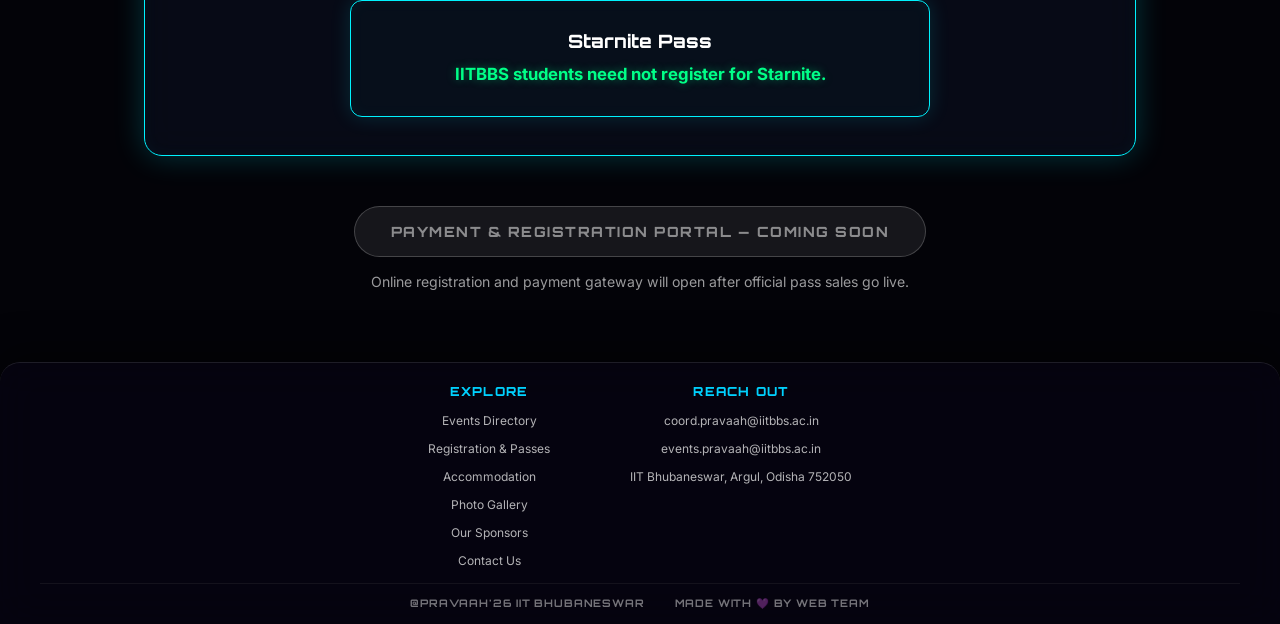
<file: register.html>
<!DOCTYPE html>
<html lang="en">
<head>
    <meta charset="UTF-8">
    <meta name="viewport" content="width=device-width, initial-scale=1.0">
    <title>PRAVAAH '26 — Dimensional Access Pass Registration</title>
    <link rel="preconnect" href="https://fonts.googleapis.com">
    <link rel="preconnect" href="https://fonts.gstatic.com" crossorigin>
    <link href="https://fonts.googleapis.com/css2?family=Inter:wght@300;400;500;600;700;800;900&family=Orbitron:wght@400;600;700;800;900&display=swap" rel="stylesheet">
    <link rel="stylesheet" href="https://cdnjs.cloudflare.com/ajax/libs/font-awesome/6.5.1/css/all.min.css">
    <link rel="stylesheet" href="style.css">
    <link rel="stylesheet" href="register.css">
</head>
<body class="subpage-body register-page-body">

    <!-- Global Cyber Background Layers -->
    <div class="global-bg-layer subpage-bg"></div>
    <div class="subpage-grid-overlay"></div>

    <!-- Cosmic Nav Wheel -->
    <nav class="cosmic-nav-wheel" id="cosmic-nav-wheel">
        <div class="nav-wheel-track">
            <div class="nav-indicator-pill" id="nav-indicator-pill"></div>
            <div class="nav-hover-pill" id="nav-hover-pill"></div>

            <a href="index.html" class="nav-item">HOME</a>
            <div class="nav-divider"></div>
            <a href="events.html" class="nav-item">EVENTS</a>
            <div class="nav-divider"></div>
            <a href="register.html" class="nav-item active">REGISTER</a>
            <div class="nav-divider"></div>
            <a href="accommodation.html" class="nav-item">ACCOMMODATION</a>
            <div class="nav-divider"></div>
            <a href="photo-gallery.html" class="nav-item">PHOTO GALLERY</a>
            <div class="nav-divider"></div>
            <a href="sponsors.html" class="nav-item">SPONSORS</a>
            <div class="nav-divider"></div>
            <a href="contact.html" class="nav-item">CONTACT US</a>
            <div class="nav-divider"></div>
            <a href="profile.html" class="nav-item">PROFILE</a>
        </div>
        <div class="nav-wheel-glow"></div>
    </nav>

    <!-- Main Registration Shell -->
    <main class="subpage-main register-main-container">
        
        <!-- Section A: Compact Registration Hero -->
        <header class="register-hero-header">
            <div class="register-hero-badge">✦ FESTIVAL PASS TIER REGISTRY ✦</div>
            <h1 class="register-hero-title">REGISTRATION</h1>
            <p class="register-hero-subtitle">Select your festival pass tier, view pass rules, and prepare for Pravaah '26.</p>
        </header>

        <!-- Section B: Pravaha Passes Container (Screenshot 1) -->
        <section class="passes-card-container">
            <div class="passes-header">
                <h2 class="passes-title"><span>🎟️</span> PRAVAAH PASSES</h2>
                <p class="passes-subtitle">Select a pass type. Configure days/events and participants. Price updates live.</p>
            </div>

            <div class="passes-grid" id="passesGrid">
                
                <!-- Day Pass -->
                <div class="pass-card" data-name="Day Pass" data-price="₹75 · ₹149 · ₹149 · ₹199" data-desc="Choose one or more days. Events selectable." data-notice="Select active days to participate in verse events.">
                    <span class="check-badge">✓</span>
                    <h3 class="pass-name">Day Pass</h3>
                    <p class="pass-price">₹75 · ₹149 · ₹149 · ₹199</p>
                    <p class="pass-desc">Choose one or more days. Events selectable.</p>
                </div>

                <!-- Fest Pass -->
                <div class="pass-card" data-name="Fest Pass" data-price="₹449 (All 4 days)" data-desc="All 4 days. Price fixed. Select events per day." data-notice="Includes access to all 4 days, all verse events, and Starnite concert.">
                    <span class="check-badge">✓</span>
                    <h3 class="pass-name">Fest Pass</h3>
                    <p class="pass-price">₹449 (All 4 days)</p>
                    <p class="pass-desc">All 4 days. Price fixed. Select events per day.</p>
                </div>

                <!-- Visitor Pass -->
                <div class="pass-card" data-name="Visitor Pass" data-price="₹75 · ₹99 · ₹99 · ₹149" data-desc="Choose days to visit. Events display only." data-notice="Campus access for spectators and visitors. Event viewing included.">
                    <span class="check-badge">✓</span>
                    <h3 class="pass-name">Visitor Pass</h3>
                    <p class="pass-price">₹75 · ₹99 · ₹99 · ₹149</p>
                    <p class="pass-desc">Choose days to visit. Events display only.</p>
                </div>

                <!-- Starnite Pass (Selected by Default) -->
                <div class="pass-card selected" data-name="Starnite Pass" data-price="₹99" data-desc="Standalone concert-night access." data-notice="IITBBS students need not register for Starnite.">
                    <span class="check-badge">✓</span>
                    <h3 class="pass-name">Starnite Pass</h3>
                    <p class="pass-price">₹99</p>
                    <p class="pass-desc">Standalone concert-night access.</p>
                </div>

            </div>
        </section>

        <!-- Section C: Delegate Information Form -->
        <section class="delegate-info-container">
            <div class="delegate-header">
                <h2 class="delegate-title">DELEGATE INFORMATION</h2>
                <p class="delegate-sub">Enter your details to prepare your registration.</p>
            </div>

            <form id="delegateForm" class="delegate-form-grid" onsubmit="return false;">
                <div class="form-field-group">
                    <label for="reg-fullname" class="form-label">FULL NAME *</label>
                    <input type="text" id="reg-fullname" name="fullname" class="form-input" required placeholder="e.g. Alex Mercer">
                </div>

                <div class="form-field-group">
                    <label for="reg-email" class="form-label">EMAIL ADDRESS *</label>
                    <input type="email" id="reg-email" name="email" class="form-input" required placeholder="e.g. alex@institution.edu">
                </div>

                <div class="form-field-group">
                    <label for="reg-phone" class="form-label">PHONE NUMBER *</label>
                    <input type="tel" id="reg-phone" name="phone" class="form-input" required placeholder="e.g. +91 98765 43210">
                </div>

                <div class="form-field-group">
                    <label for="reg-college" class="form-label">COLLEGE / INSTITUTION *</label>
                    <input type="text" id="reg-college" name="college" class="form-input" required placeholder="e.g. IIT Bhubaneswar">
                </div>

                <div class="form-field-group full-width">
                    <p class="delegate-prep-note">These details are for registration preparation only. Online registration and payment will open when official pass sales go live.</p>
                </div>
            </form>
        </section>

        <!-- Section D: Important Notes Before Payment (Screenshot 2) -->
        <section class="notes-card-container">
            <div class="notes-card-header">
                <span class="warning-icon">⚠️</span>
                <h2 class="notes-card-title">Important Notes Before Payment</h2>
            </div>
            <ul class="notes-arrow-list">
                <li><span class="cyan-arrow">➤</span> People who take a Fest Pass, Day 3 Pass, or Visitor Pass (Day 3) do not need to buy a separate Starnite pass.</li>
                <li><span class="cyan-arrow">➤</span> Enter your full name correctly.</li>
                <li><span class="cyan-arrow">➤</span> If you select a Day Pass, you can participate in all the events on that day. Select the events you are interested in for the day.</li>
            </ul>
        </section>

        <!-- Section E: Selected Pass Details & Notice Box (Screenshot 2) -->
        <section class="selected-pass-container">
            <h2 class="selected-pass-heading" id="selectedPassTitle">Selected: Starnite Pass</h2>
            
            <div class="selected-pass-inner-box">
                <h3 class="selected-card-title" id="selectedCardTitle">Starnite Pass</h3>
                <p class="selected-card-notice" id="selectedCardNotice">IITBBS students need not register for Starnite.</p>
            </div>
        </section>

        <!-- Section F: Coming Soon Payment Action -->
        <div class="payment-action-container">
            <button type="button" class="disabled-payment-btn" disabled>
                PAYMENT & REGISTRATION PORTAL — COMING SOON
            </button>
            <p class="payment-notice-text">Online registration and payment gateway will open after official pass sales go live.</p>
        </div>

    </main>

    <!-- Shared Full-Width Footer as on Home Page -->
    <footer class="pravaah-full-footer footer-centered">
        <div class="footer-columns-grid grid-centered">
            <div class="footer-col col-centered">
                <h4 class="footer-heading">EXPLORE</h4>
                <ul class="footer-links-list list-centered">
                    <li><a href="events.html">Events Directory</a></li>
                    <li><a href="register.html">Registration & Passes</a></li>
                    <li><a href="accommodation.html">Accommodation</a></li>
                    <li><a href="photo-gallery.html">Photo Gallery</a></li>
                    <li><a href="sponsors.html">Our Sponsors</a></li>
                    <li><a href="contact.html">Contact Us</a></li>
                </ul>
            </div>

            <div class="footer-col col-centered">
                <h4 class="footer-heading">REACH OUT</h4>
                <ul class="footer-links-list list-centered">
                    <li><a href="mailto:coord.pravaah@iitbbs.ac.in">coord.pravaah@iitbbs.ac.in</a></li>
                    <li><a href="mailto:events.pravaah@iitbbs.ac.in">events.pravaah@iitbbs.ac.in</a></li>
                    <li><a href="https://www.iitbbs.ac.in/" target="_blank">IIT Bhubaneswar, Argul, Odisha 752050</a></li>
                </ul>
            </div>
        </div>

        <div class="footer-bottom-bar bar-centered">
            <span>@PRAVAAH'26 IIT BHUBANESWAR</span>
            <span>MADE WITH 💜 BY WEB TEAM</span>
        </div>
    </footer>

    <script src="glitch-nav.js"></script>
    <script src="register.js"></script>
</body>
</html>
</file>
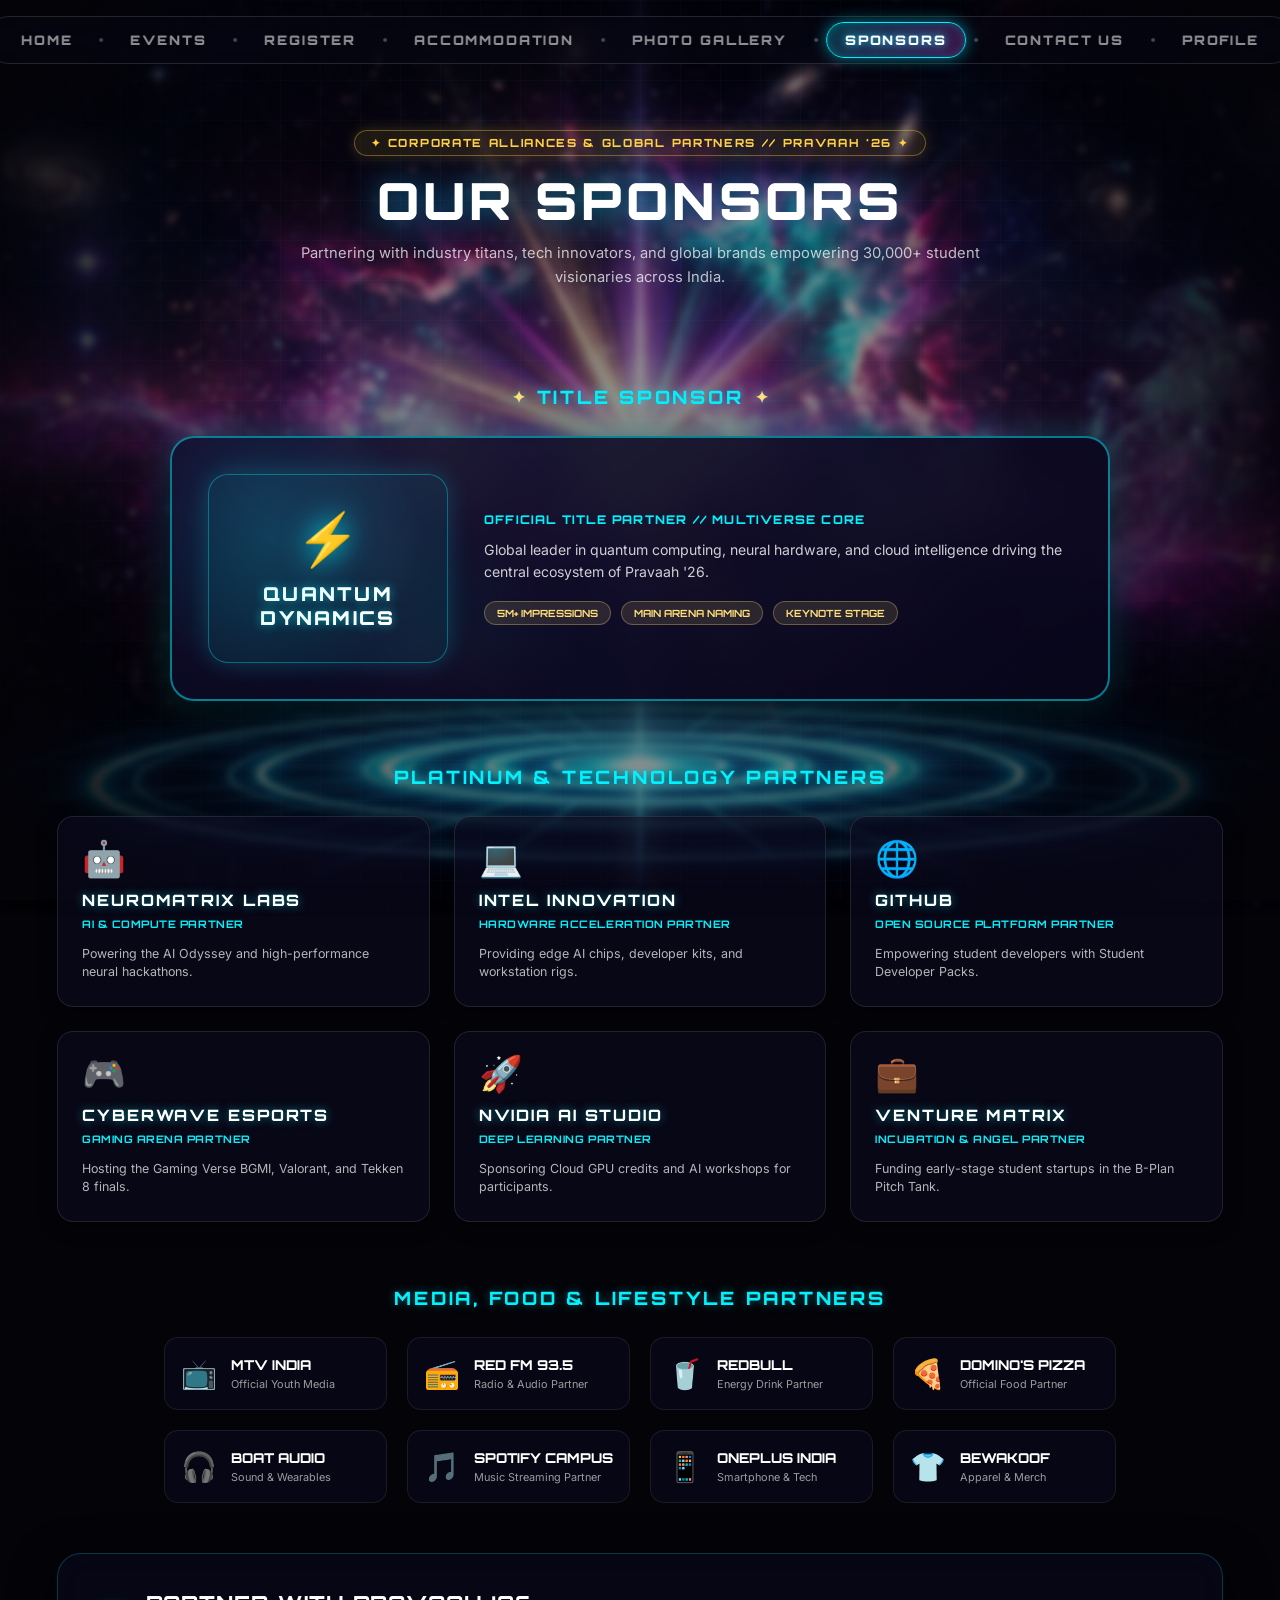
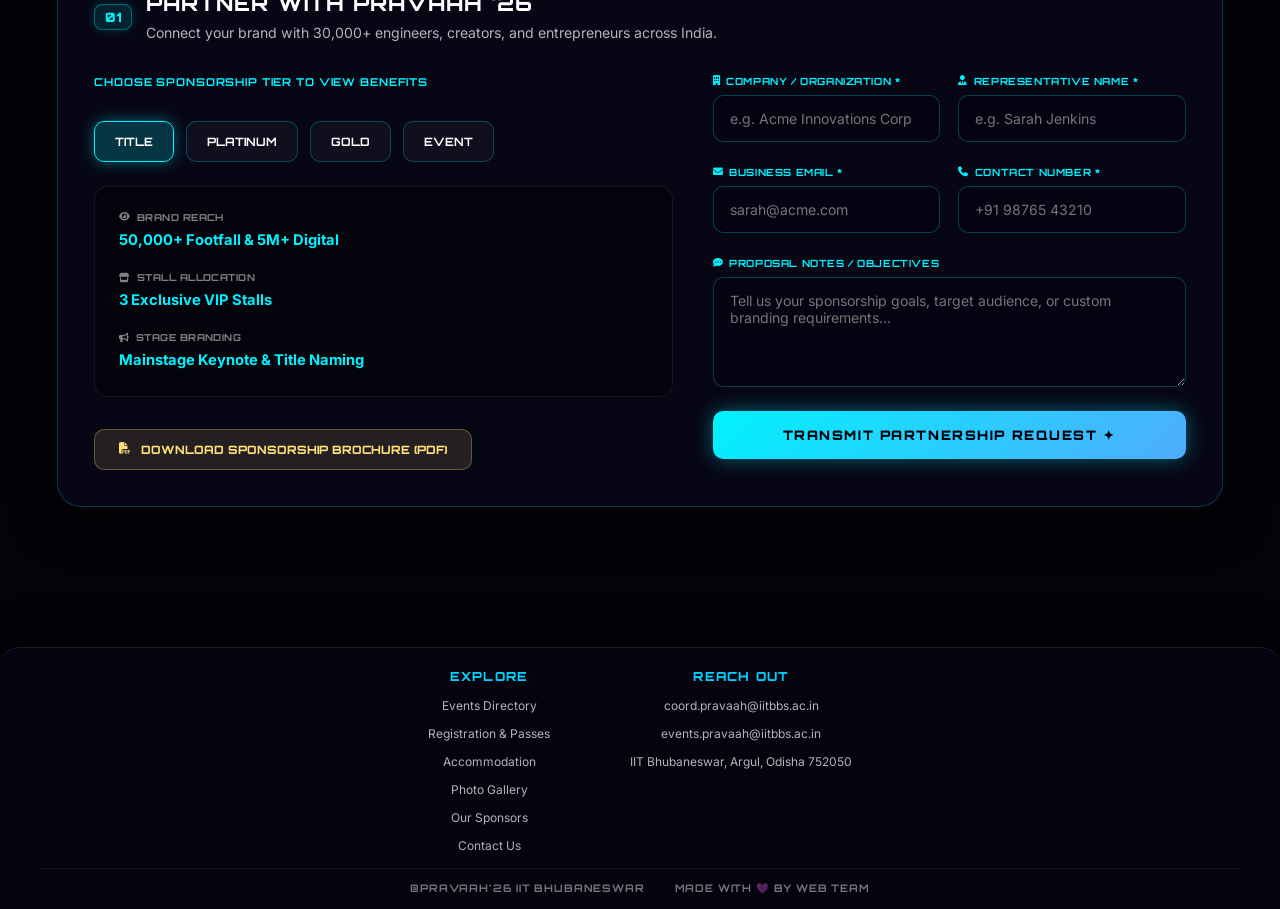
<file: sponsors.html>
<!DOCTYPE html>
<html lang="en">
<head>
    <meta charset="UTF-8">
    <meta name="viewport" content="width=device-width, initial-scale=1.0">
    <title>PRAVAAH '26 — Corporate Alliances & Sponsors Portal</title>
    <link rel="preconnect" href="https://fonts.googleapis.com">
    <link rel="preconnect" href="https://fonts.gstatic.com" crossorigin>
    <link href="https://fonts.googleapis.com/css2?family=Inter:wght@300;400;500;600;700;800;900&family=Orbitron:wght@400;600;700;800;900&display=swap" rel="stylesheet">
    <link rel="stylesheet" href="https://cdnjs.cloudflare.com/ajax/libs/font-awesome/6.5.1/css/all.min.css">
    <link rel="stylesheet" href="style.css">
    <link rel="stylesheet" href="sponsors.css">
</head>
<body class="subpage-body sponsors-page-body">

    <!-- Global Cyber Background Layers -->
    <div class="global-bg-layer subpage-bg"></div>
    <div class="subpage-grid-overlay"></div>

    <!-- Cosmic Nav Wheel -->
    <nav class="cosmic-nav-wheel" id="cosmic-nav-wheel">
        <div class="nav-wheel-track">
            <div class="nav-indicator-pill" id="nav-indicator-pill"></div>
            <div class="nav-hover-pill" id="nav-hover-pill"></div>

            <a href="index.html" class="nav-item">HOME</a>
            <div class="nav-divider"></div>
            <a href="events.html" class="nav-item">EVENTS</a>
            <div class="nav-divider"></div>
            <a href="register.html" class="nav-item">REGISTER</a>
            <div class="nav-divider"></div>
            <a href="accommodation.html" class="nav-item">ACCOMMODATION</a>
            <div class="nav-divider"></div>
            <a href="photo-gallery.html" class="nav-item">PHOTO GALLERY</a>
            <div class="nav-divider"></div>
            <a href="sponsors.html" class="nav-item active">SPONSORS</a>
            <div class="nav-divider"></div>
            <a href="contact.html" class="nav-item">CONTACT US</a>
            <div class="nav-divider"></div>
            <a href="profile.html" class="nav-item">PROFILE</a>
        </div>
        <div class="nav-wheel-glow"></div>
    </nav>

    <!-- Main Sponsors Shell -->
    <main class="subpage-main sponsors-main-container">
        
        <!-- Hero Header Box -->
        <header class="sponsors-hero-header">
            <div class="hero-badge-pill">✦ CORPORATE ALLIANCES & GLOBAL PARTNERS // PRAVAAH '26 ✦</div>
            <h1 class="events-hero-title spider-title" data-text="OUR SPONSORS">OUR SPONSORS</h1>
            <p class="subpage-hero-subtitle">Partnering with industry titans, tech innovators, and global brands empowering 30,000+ student visionaries across India.</p>
        </header>

        <!-- Tiered Sponsor Showcase Grid -->
        <section class="sponsors-tiers-section">
            
            <!-- TITLE SPONSOR -->
            <div class="sponsor-tier-block title-tier-block">
                <div class="tier-label-header">
                    <span class="tier-star">✦</span>
                    <h2>TITLE SPONSOR</h2>
                    <span class="tier-star">✦</span>
                </div>
                
                <div class="title-sponsor-card">
                    <div class="sponsor-glow-orbit"></div>
                    <div class="sponsor-logo-box mega-logo">
                        <span class="brand-emoji">⚡</span>
                        <h3 class="brand-name">QUANTUM DYNAMICS</h3>
                    </div>
                    <div class="sponsor-meta-info">
                        <span class="brand-tagline">Official Title Partner // Multiverse Core</span>
                        <p class="brand-desc">Global leader in quantum computing, neural hardware, and cloud intelligence driving the central ecosystem of Pravaah '26.</p>
                        <div class="brand-perks-row">
                            <span class="b-perk">5M+ Impressions</span>
                            <span class="b-perk">Main Arena Naming</span>
                            <span class="b-perk">Keynote Stage</span>
                        </div>
                    </div>
                </div>
            </div>

            <!-- PLATINUM & TECH PARTNERS -->
            <div class="sponsor-tier-block">
                <div class="tier-label-header">
                    <h2>PLATINUM & TECHNOLOGY PARTNERS</h2>
                </div>

                <div class="sponsors-cards-grid grid-3col">
                    
                    <div class="sponsor-card">
                        <div class="card-icon-wrap">🤖</div>
                        <div class="card-brand-details">
                            <h4 class="brand-title">NEUROMATRIX LABS</h4>
                            <span class="brand-category">AI & Compute Partner</span>
                        </div>
                        <p class="card-desc">Powering the AI Odyssey and high-performance neural hackathons.</p>
                    </div>

                    <div class="sponsor-card">
                        <div class="card-icon-wrap">💻</div>
                        <div class="card-brand-details">
                            <h4 class="brand-title">INTEL INNOVATION</h4>
                            <span class="brand-category">Hardware Acceleration Partner</span>
                        </div>
                        <p class="card-desc">Providing edge AI chips, developer kits, and workstation rigs.</p>
                    </div>

                    <div class="sponsor-card">
                        <div class="card-icon-wrap">🌐</div>
                        <div class="card-brand-details">
                            <h4 class="brand-title">GITHUB</h4>
                            <span class="brand-category">Open Source Platform Partner</span>
                        </div>
                        <p class="card-desc">Empowering student developers with Student Developer Packs.</p>
                    </div>

                    <div class="sponsor-card">
                        <div class="card-icon-wrap">🎮</div>
                        <div class="card-brand-details">
                            <h4 class="brand-title">CYBERWAVE ESPORTS</h4>
                            <span class="brand-category">Gaming Arena Partner</span>
                        </div>
                        <p class="card-desc">Hosting the Gaming Verse BGMI, Valorant, and Tekken 8 finals.</p>
                    </div>

                    <div class="sponsor-card">
                        <div class="card-icon-wrap">🚀</div>
                        <div class="card-brand-details">
                            <h4 class="brand-title">NVIDIA AI STUDIO</h4>
                            <span class="brand-category">Deep Learning Partner</span>
                        </div>
                        <p class="card-desc">Sponsoring Cloud GPU credits and AI workshops for participants.</p>
                    </div>

                    <div class="sponsor-card">
                        <div class="card-icon-wrap">💼</div>
                        <div class="card-brand-details">
                            <h4 class="brand-title">VENTURE MATRIX</h4>
                            <span class="brand-category">Incubation & Angel Partner</span>
                        </div>
                        <p class="card-desc">Funding early-stage student startups in the B-Plan Pitch Tank.</p>
                    </div>

                </div>
            </div>

            <!-- MEDIA & LIFESTYLE PARTNERS -->
            <div class="sponsor-tier-block">
                <div class="tier-label-header">
                    <h2>MEDIA, FOOD & LIFESTYLE PARTNERS</h2>
                </div>

                <div class="sponsors-cards-grid grid-4col">
                    
                    <div class="sponsor-mini-card">
                        <span class="mini-icon">📺</span>
                        <div class="mini-info">
                            <h4>MTV INDIA</h4>
                            <span>Official Youth Media</span>
                        </div>
                    </div>

                    <div class="sponsor-mini-card">
                        <span class="mini-icon">📻</span>
                        <div class="mini-info">
                            <h4>RED FM 93.5</h4>
                            <span>Radio & Audio Partner</span>
                        </div>
                    </div>

                    <div class="sponsor-mini-card">
                        <span class="mini-icon">🥤</span>
                        <div class="mini-info">
                            <h4>REDBULL</h4>
                            <span>Energy Drink Partner</span>
                        </div>
                    </div>

                    <div class="sponsor-mini-card">
                        <span class="mini-icon">🍕</span>
                        <div class="mini-info">
                            <h4>DOMINO'S PIZZA</h4>
                            <span>Official Food Partner</span>
                        </div>
                    </div>

                    <div class="sponsor-mini-card">
                        <span class="mini-icon">🎧</span>
                        <div class="mini-info">
                            <h4>BOAT AUDIO</h4>
                            <span>Sound & Wearables</span>
                        </div>
                    </div>

                    <div class="sponsor-mini-card">
                        <span class="mini-icon">🎵</span>
                        <div class="mini-info">
                            <h4>SPOTIFY CAMPUS</h4>
                            <span>Music Streaming Partner</span>
                        </div>
                    </div>

                    <div class="sponsor-mini-card">
                        <span class="mini-icon">📱</span>
                        <div class="mini-info">
                            <h4>ONEPLUS INDIA</h4>
                            <span>Smartphone & Tech</span>
                        </div>
                    </div>

                    <div class="sponsor-mini-card">
                        <span class="mini-icon">👕</span>
                        <div class="mini-info">
                            <h4>BEWAKOOF</h4>
                            <span>Apparel & Merch</span>
                        </div>
                    </div>

                </div>
            </div>

        </section>

        <!-- Interactive Sponsorship Proposal Configurator -->
        <section class="sponsor-proposal-section">
            
            <div class="proposal-card-container">
                <div class="proposal-header">
                    <span class="step-num">01</span>
                    <div>
                        <h2>PARTNER WITH PRAVAAH '26</h2>
                        <p>Connect your brand with 30,000+ engineers, creators, and entrepreneurs across India.</p>
                    </div>
                </div>

                <div class="proposal-split-grid">
                    
                    <!-- Left: Interactive Tier Simulator -->
                    <div class="tier-simulator-box">
                        <label class="section-sublabel">CHOOSE SPONSORSHIP TIER TO VIEW BENEFITS</label>
                        <div class="tier-select-btns" id="tierSimulatorBtns">
                            <button type="button" class="sim-btn active" data-tier="title" data-reach="50,000+ Footfall & 5M+ Digital" data-stalls="3 Exclusive VIP Stalls" data-keynote="Mainstage Keynote & Title Naming">TITLE</button>
                            <button type="button" class="sim-btn" data-tier="platinum" data-reach="30,000+ Footfall & 2.5M+ Digital" data-stalls="2 Arena Stalls" data-keynote="Category Naming & Workshop">PLATINUM</button>
                            <button type="button" class="sim-btn" data-tier="gold" data-tier="gold" data-reach="20,000+ Footfall & 1M+ Digital" data-stalls="1 Arena Stall" data-keynote="Event Stage Branding">GOLD</button>
                            <button type="button" class="sim-btn" data-tier="event" data-reach="5,000+ Event Audience" data-stalls="1 Event Kiosk" data-keynote="Event Title Rights">EVENT</button>
                        </div>

                        <div class="sim-results-card" id="simResultsCard">
                            <div class="sim-row">
                                <span class="s-lbl"><i class="fa-solid fa-eye"></i> BRAND REACH</span>
                                <span class="s-val" id="simReach">50,000+ Footfall & 5M+ Digital</span>
                            </div>
                            <div class="sim-row">
                                <span class="s-lbl"><i class="fa-solid fa-store"></i> STALL ALLOCATION</span>
                                <span class="s-val" id="simStalls">3 Exclusive VIP Stalls</span>
                            </div>
                            <div class="sim-row">
                                <span class="s-lbl"><i class="fa-solid fa-bullhorn"></i> STAGE BRANDING</span>
                                <span class="s-val" id="simKeynote">Mainstage Keynote & Title Naming</span>
                            </div>
                        </div>

                        <div class="brochure-download-row">
                            <a href="mailto:marketing.pravaah@iitbbs.ac.in?subject=Sponsorship%20Brochure%20Request" class="brochure-btn">
                                <i class="fa-solid fa-file-pdf"></i> DOWNLOAD SPONSORSHIP BROCHURE (PDF)
                            </a>
                        </div>
                    </div>

                    <!-- Right: Quick Proposal Request Form -->
                    <form class="proposal-form" id="sponsorProposalForm">
                        <div class="input-field">
                            <label for="sp-company"><i class="fa-solid fa-building"></i> COMPANY / ORGANIZATION *</label>
                            <input type="text" id="sp-company" placeholder="e.g. Acme Innovations Corp" required>
                        </div>

                        <div class="input-field">
                            <label for="sp-rep"><i class="fa-solid fa-user-tie"></i> REPRESENTATIVE NAME *</label>
                            <input type="text" id="sp-rep" placeholder="e.g. Sarah Jenkins" required>
                        </div>

                        <div class="input-field">
                            <label for="sp-email"><i class="fa-solid fa-envelope"></i> BUSINESS EMAIL *</label>
                            <input type="email" id="sp-email" placeholder="sarah@acme.com" required>
                        </div>

                        <div class="input-field">
                            <label for="sp-phone"><i class="fa-solid fa-phone"></i> CONTACT NUMBER *</label>
                            <input type="tel" id="sp-phone" placeholder="+91 98765 43210" required>
                        </div>

                        <div class="input-field" style="grid-column: 1 / -1;">
                            <label for="sp-notes"><i class="fa-solid fa-comment-dots"></i> PROPOSAL NOTES / OBJECTIVES</label>
                            <textarea id="sp-notes" rows="3" placeholder="Tell us your sponsorship goals, target audience, or custom branding requirements..."></textarea>
                        </div>

                        <button type="submit" class="transmit-pay-btn" style="grid-column: 1 / -1;">
                            <span>TRANSMIT PARTNERSHIP REQUEST ✦</span>
                        </button>
                    </form>

                </div>
            </div>

        </section>

    </main>

    <!-- Shared Full-Width Footer as on Home Page -->
    <footer class="pravaah-full-footer footer-centered">
        <div class="footer-columns-grid grid-centered">
            <div class="footer-col col-centered">
                <h4 class="footer-heading">EXPLORE</h4>
                <ul class="footer-links-list list-centered">
                    <li><a href="events.html">Events Directory</a></li>
                    <li><a href="register.html">Registration & Passes</a></li>
                    <li><a href="accommodation.html">Accommodation</a></li>
                    <li><a href="photo-gallery.html">Photo Gallery</a></li>
                    <li><a href="sponsors.html">Our Sponsors</a></li>
                    <li><a href="contact.html">Contact Us</a></li>
                </ul>
            </div>

            <div class="footer-col col-centered">
                <h4 class="footer-heading">REACH OUT</h4>
                <ul class="footer-links-list list-centered">
                    <li><a href="mailto:coord.pravaah@iitbbs.ac.in">coord.pravaah@iitbbs.ac.in</a></li>
                    <li><a href="mailto:events.pravaah@iitbbs.ac.in">events.pravaah@iitbbs.ac.in</a></li>
                    <li><a href="https://www.iitbbs.ac.in/" target="_blank">IIT Bhubaneswar, Argul, Odisha 752050</a></li>
                </ul>
            </div>
        </div>

        <div class="footer-bottom-bar bar-centered">
            <span>@PRAVAAH'26 IIT BHUBANESWAR</span>
            <span>MADE WITH 💜 BY WEB TEAM</span>
        </div>
    </footer>

    <!-- Sponsor Request Confirmation Modal -->
    <div class="success-modal-overlay" id="sponsorSuccessModal">
        <div class="success-modal-box">
            <div class="success-icon-badge">✓</div>
            <h3 class="success-modal-title">PROPOSAL TRANSMITTED!</h3>
            <p class="success-modal-sub">Thank you for your interest in partnering with PRAVAAH '26. Our Marketing Leads will contact you within 24 hours.</p>
            
            <div class="modal-ticket-summary">
                <div class="summary-row">
                    <span class="s-lbl">ORGANIZATION:</span>
                    <span class="s-val" id="modalSpCompany">Acme Corp</span>
                </div>
                <div class="summary-row">
                    <span class="s-lbl">REPRESENTATIVE:</span>
                    <span class="s-val" id="modalSpRep">Sarah Jenkins</span>
                </div>
                <div class="summary-row">
                    <span class="s-lbl">PREFERRED TIER:</span>
                    <span class="s-val total-glow" id="modalSpTier">Title Sponsor</span>
                </div>
            </div>

            <div class="modal-actions-grid">
                <button type="button" class="modal-close-cta" id="closeSponsorModalBtn">CONFIRM & CLOSE</button>
            </div>
        </div>
    </div>

    <script src="glitch-nav.js"></script>
    <script src="sponsors.js"></script>
</body>
</html>
</file>
<file: style.css>
:root {
    --bg-dark: #06030e;
    --card-bg: rgba(14, 8, 28, 0.7);
    --border-color: rgba(230, 38, 120, 0.2);

    --tech-color: #00d2ff;
    --tech-glow: rgba(0, 210, 255, 0.55);

    --cult-color: #cf3ad6;
    --cult-glow: rgba(207, 58, 214, 0.55);

    --game-color: #ff2a4b;
    --game-glow: rgba(255, 42, 75, 0.55);

    --ent-color: #ff9e00;
    --ent-glow: rgba(255, 158, 0, 0.55);

    --social-color: #e62678;
    --social-glow: rgba(230, 38, 120, 0.55);

    --portal-blue: #3b62d8;
    --portal-blue-glow: rgba(59, 98, 216, 0.55);

    --text-main: #ffffff;
    --text-muted: #a3a8cc;

    --transition-smooth: all 0.4s cubic-bezier(0.16, 1, 0.3, 1);
}

* {
    box-sizing: border-box;
    margin: 0;
    padding: 0;
    -webkit-tap-highlight-color: transparent;
}

body {
    background-color: var(--bg-dark);
    color: var(--text-main);
    font-family: 'Inter', sans-serif;
    overflow: hidden;
    height: 100vh;
    width: 100vw;
    position: relative;
    user-select: none;
}

.global-bg-layer {
    position: fixed;
    top: 0;
    left: 0;
    width: 100vw;
    height: 100vh;
    background-image: url('page1_hero.jpg');
    background-size: cover;
    background-position: center center;
    background-repeat: no-repeat;
    z-index: 0;
    pointer-events: none;
    transform: scale(1.0);
    filter: blur(0px);
    transition: opacity 0.8s ease, filter 0.8s ease;
    will-change: opacity, transform;
}

body.portal-entered .global-bg-layer {
    display: none !important;
    opacity: 0 !important;
    visibility: hidden !important;
}

body.portal-entered #starfield-canvas {
    opacity: 0 !important;
    visibility: hidden !important;
    pointer-events: none !important;
    display: none !important;
}

body.portal-entered .comet-orbit-ring,
body.portal-entered .comet-spinner,
body.portal-entered .cube-comet {
    opacity: 0 !important;
    visibility: hidden !important;
    pointer-events: none !important;
    display: none !important;
    animation: none !important;
}

#starfield-canvas {
    position: fixed;
    top: 0;
    left: 0;
    width: 100vw;
    height: 100vh;
    z-index: 2;
    pointer-events: none;
    transition: opacity 0.8s ease, filter 0.8s ease;
}

.blur-background {
    filter: blur(12px);
}

.universe-nebula-glow {
    position: absolute;
    width: 1400px;
    height: 1400px;
    background: radial-gradient(circle, rgba(230, 38, 120, 0.28) 0%, rgba(59, 98, 216, 0.22) 35%, rgba(0, 210, 255, 0.14) 65%, transparent 75%);
    filter: blur(140px);
    pointer-events: none;
    z-index: 1;
    opacity: 0;
    transition: opacity 1.5s ease;
}

body.universe-active .universe-nebula-glow {
    opacity: 1;
}

section {
    position: absolute;
    top: 0;
    left: 0;
    width: 100%;
    height: 100%;
    z-index: 10;
    display: flex;
    flex-direction: column;
    align-items: center;
    justify-content: center;
    transition: opacity 0.8s cubic-bezier(0.25, 1, 0.5, 1),
        transform 0.8s cubic-bezier(0.25, 1, 0.5, 1),
        visibility 0.8s;
}

.hidden {
    opacity: 0;
    pointer-events: none;
    visibility: hidden;
    transform: scale(0.95);
}

.active-screen {
    opacity: 1;
    pointer-events: all;
    visibility: visible;
    transform: scale(1);
}

#splash-screen {
    background: url('page1_hero.jpg') center center / cover no-repeat;
}

#about-page {
    background: url('home_portal_bg.jpg') center center / cover no-repeat fixed;
}

#calendar-page {
    background: url('home_portal_bg.jpg') center center / cover no-repeat fixed;
}

#universe-page {
    background: url('home_portal_bg.jpg') center center / cover no-repeat fixed;
}

#gallery-page {
    background: url('home_portal_bg.jpg') center center / cover no-repeat fixed;
}

#team-page {
    background: url('home_portal_bg.jpg') center center / cover no-repeat fixed;
}

.glow-core {
    position: absolute;
    width: 400px;
    height: 400px;
    background: radial-gradient(circle, rgba(230, 38, 120, 0.25) 0%, rgba(59, 98, 216, 0.18) 50%, transparent 70%);
    border-radius: 50%;
    filter: blur(40px);
    z-index: 1;
    animation: pulse 8s infinite alternate;
}

.splash-content {
    z-index: 5;
    display: flex;
    flex-direction: row;
    align-items: center;
    justify-content: space-between;
    height: 75%;
    max-height: 620px;
    width: 90%;
    max-width: 1100px;
    gap: 30px;
}

.splash-logo-column {
    position: relative;
    display: flex;
    flex-direction: column;
    align-items: center;
    justify-content: center;
    z-index: 5;
    flex: 1;
}

.logo-container {
    margin-top: 0;
    animation: floatUpDown 6s ease-in-out infinite;
    z-index: 5;
    position: relative;
    text-align: center;
}

/* ==========================================================================
   SINGLE BIG ROTATING SEPTAGON PORTAL ARTWORK ENGINE
   ========================================================================== */

.big-septagon-portal-container {
    position: absolute;
    top: 36%;
    left: 50%;
    width: clamp(360px, 46vw, 600px);
    height: clamp(360px, 46vw, 600px);
    transform: translate(-50%, -50%);
    display: flex;
    align-items: center;
    justify-content: center;
    z-index: 1;
    pointer-events: none;
}

.big-septagon-rotator {
    position: relative;
    width: 100%;
    height: 100%;
    display: flex;
    align-items: center;
    justify-content: center;
    transform-origin: center center;
}

.big-septagon-artwork-box {
    position: absolute;
    width: 95%;
    height: 95%;
    clip-path: polygon(50% 0%, 89.01% 22.25%, 98.75% 62.25%, 71.7% 95.05%, 28.3% 95.05%, 1.25% 62.25%, 10.99% 22.25%);
    display: flex;
    align-items: center;
    justify-content: center;
    overflow: hidden;
    filter: drop-shadow(0 0 35px rgba(255, 0, 127, 0.45)) drop-shadow(0 0 50px rgba(0, 242, 254, 0.35));
}

.big-septagon-img {
    width: 140%;
    height: 140%;
    object-fit: cover;
    object-position: center;
    filter: brightness(0.85) contrast(1.02) saturate(0.95);
    animation: rotateInsideImg 25s linear infinite;
    transform-origin: center center;
}

.big-septagon-edge-shadow {
    position: absolute;
    top: 0;
    left: 0;
    width: 100%;
    height: 100%;
    pointer-events: none;
    background: radial-gradient(circle at center, transparent 35%, rgba(5, 5, 20, 0.75) 82%, rgba(0, 0, 0, 0.95) 100%);
}

.big-septagon-frame-svg {
    position: absolute;
    top: 0;
    left: 0;
    width: 100%;
    height: 100%;
    overflow: visible;
    pointer-events: none;
}

.big-septagon-border-glow {
    fill: none;
    stroke: url(#septagon-neon-grad);
    stroke-width: 4.5;
    stroke-linecap: round;
    stroke-linejoin: round;
    opacity: 0.6;
    filter: blur(4px);
}

.big-septagon-border-main {
    fill: none;
    stroke: url(#septagon-neon-grad);
    stroke-width: 2.4;
    stroke-linecap: round;
    stroke-linejoin: round;
    filter: drop-shadow(0 0 10px #ff007f) drop-shadow(0 0 20px #00f2fe);
}

.rotate-layer-sync {
    transform-origin: 50px 50px;
    animation: rotateInsideImg 25s linear infinite;
}

.rotate-layer-reverse {
    transform-origin: 50px 50px;
    animation: rotateInsideImgReverse 25s linear infinite;
}

.border-hexagon {
    fill: none;
    stroke: #00f2fe;
    stroke-width: 1.8;
    stroke-linecap: round;
    stroke-linejoin: round;
    stroke-dasharray: 12 6;
    filter: drop-shadow(0 0 8px #00f2fe);
    opacity: 0.85;
}

.border-pentagon {
    fill: none;
    stroke: #ff007f;
    stroke-width: 1.6;
    stroke-linecap: round;
    stroke-linejoin: round;
    stroke-dasharray: 10 5;
    filter: drop-shadow(0 0 8px #ff007f);
    opacity: 0.85;
}

.border-square {
    fill: none;
    stroke: #ffd043;
    stroke-width: 1.4;
    stroke-linecap: round;
    stroke-linejoin: round;
    stroke-dasharray: 8 4;
    filter: drop-shadow(0 0 6px #ffd043);
    opacity: 0.9;
}

.border-triangle {
    fill: none;
    stroke: #9d4edd;
    stroke-width: 1.2;
    stroke-linecap: round;
    stroke-linejoin: round;
    stroke-dasharray: 6 3;
    filter: drop-shadow(0 0 6px #9d4edd);
    opacity: 0.95;
}

.border-core-dot {
    fill: #00f2fe;
    filter: drop-shadow(0 0 10px #00f2fe) drop-shadow(0 0 20px #ff007f);
    animation: corePulse 2s ease-in-out infinite alternate;
}

@keyframes rotateInsideImg {
    0% {
        transform: rotate(0deg);
    }

    100% {
        transform: rotate(360deg);
    }
}

@keyframes rotateInsideImgReverse {
    0% {
        transform: rotate(0deg);
    }

    100% {
        transform: rotate(-360deg);
    }
}

@keyframes corePulse {
    0% {
        r: 2px;
        opacity: 0.6;
    }

    100% {
        r: 4px;
        opacity: 1;
    }
}

.splash-highlights-panel,
.splash-status-panel {
    width: clamp(220px, 20vw, 260px);
    background: rgba(10, 10, 25, 0.25);
    backdrop-filter: blur(12px);
    border: 1px solid rgba(255, 255, 255, 0.05);
    border-radius: 16px;
    padding: 18px;
    display: flex;
    flex-direction: column;
    gap: 12px;
    box-shadow: 0 8px 32px rgba(0, 0, 0, 0.3);
    z-index: 10;
    transition: var(--transition-smooth);
}

.splash-highlights-panel:hover,
.splash-status-panel:hover {
    border-color: rgba(0, 242, 254, 0.15);
    background: rgba(10, 10, 25, 0.35);
    box-shadow: 0 12px 40px rgba(0, 242, 254, 0.05);
}

.splash-panel-title {
    font-family: 'Orbitron', sans-serif;
    font-size: 0.68rem;
    font-weight: 900;
    letter-spacing: 0.15em;
    margin-bottom: 4px;
    padding-bottom: 6px;
    border-bottom: 1px solid rgba(255, 255, 255, 0.06);
}

.title-tech {
    color: var(--tech-color);
    text-shadow: 0 0 8px var(--tech-glow);
}

.title-cult {
    color: var(--cult-color);
    text-shadow: 0 0 8px var(--cult-glow);
}

.highlight-item {
    display: flex;
    flex-direction: column;
    gap: 3px;
    border-left: 2px solid rgba(255, 255, 255, 0.08);
    padding-left: 10px;
    transition: var(--transition-smooth);
}

.highlight-item:hover {
    border-left-color: var(--tech-color);
    transform: translateX(3px);
}

.hl-badge {
    align-self: flex-start;
    font-family: 'Orbitron', sans-serif;
    font-size: 0.5rem;
    font-weight: 800;
    letter-spacing: 0.05em;
    padding: 2px 6px;
    border-radius: 4px;
}

.badge-tech {
    background: rgba(0, 242, 254, 0.08);
    color: var(--tech-color);
    border: 1px solid rgba(0, 242, 254, 0.2);
}

.badge-cult {
    background: rgba(189, 94, 255, 0.08);
    color: var(--cult-color);
    border: 1px solid rgba(189, 94, 255, 0.2);
}

.badge-game {
    background: rgba(0, 229, 255, 0.08);
    color: var(--game-color);
    border: 1px solid rgba(0, 229, 255, 0.2);
}

.hl-name {
    font-family: 'Orbitron', sans-serif;
    font-size: 0.72rem;
    font-weight: 700;
    color: #ffffff;
    letter-spacing: 0.02em;
}

.hl-desc {
    font-size: 0.6rem;
    color: var(--text-muted);
    line-height: 1.3;
}

.status-row {
    display: flex;
    flex-direction: column;
    gap: 5px;
}

.status-meta {
    display: flex;
    justify-content: space-between;
    align-items: center;
}

.status-name {
    font-family: 'Orbitron', sans-serif;
    font-size: 0.68rem;
    font-weight: 700;
    color: rgba(255, 255, 255, 0.75);
}

.status-stat {
    font-family: 'Orbitron', sans-serif;
    font-size: 0.55rem;
    font-weight: 800;
    letter-spacing: 0.02em;
}

.status-online {
    color: var(--game-color);
    text-shadow: 0 0 6px rgba(0, 229, 255, 0.3);
}

.status-stable {
    color: var(--tech-color);
    text-shadow: 0 0 6px var(--tech-glow);
}

.status-bar {
    width: 100%;
    height: 3px;
    background: rgba(255, 255, 255, 0.06);
    border-radius: 2px;
    overflow: hidden;
}

.status-bar-fill {
    height: 100%;
    border-radius: 2px;
}

.fill-tech {
    background: var(--tech-color);
}

.fill-cult {
    background: var(--cult-color);
}

.fill-game {
    background: var(--game-color);
}

.fill-ent {
    background: var(--ent-color);
}

.logo-pravaah-container {
    display: flex;
    flex-direction: column;
    align-items: center;
    gap: 2px;
    margin-bottom: 5px;
}

.logo-pravaah {
    font-family: 'Orbitron', sans-serif;
    font-size: clamp(1.8rem, 4.2vw, 3rem);
    font-weight: 900;
    letter-spacing: 0.35em;
    color: #fff;
    text-shadow: 0 2px 8px rgba(0, 0, 0, 0.9), 0 0 15px rgba(255, 255, 255, 0.3);
    text-transform: uppercase;
    margin-right: -0.35em;
    display: block;
}

.logo-edition-tag {
    font-family: 'Orbitron', sans-serif;
    font-size: clamp(0.65rem, 1.4vw, 0.88rem);
    font-weight: 800;
    letter-spacing: 0.5em;
    color: var(--tech-color);
    text-shadow: 0 2px 8px rgba(0, 0, 0, 0.9), 0 0 10px var(--tech-glow);
    text-transform: uppercase;
    margin-right: -0.5em;
    display: block;
}

.logo-title {
    position: relative;
    font-family: 'Orbitron', sans-serif;
    font-size: clamp(3.2rem, 8vw, 7rem);
    font-weight: 900;
    letter-spacing: 0.05em;
    text-transform: uppercase;
    background: linear-gradient(to bottom, #fff6a6 0%, #ffd043 45%, #b67600 90%);
    -webkit-background-clip: text;
    -webkit-text-fill-color: transparent;
    filter: drop-shadow(0 2px 10px rgba(0, 0, 0, 0.95)) drop-shadow(0 0 15px rgba(255, 208, 67, 0.2));
    z-index: 2;
    display: inline-block;
    margin-bottom: 10px;
}

.logo-subtitle-container {
    display: flex;
    flex-direction: column;
    align-items: flex-end;
    width: 100%;
    margin-top: -12px;
    padding-right: 5px;
}

.logo-subtitle {
    font-family: 'Orbitron', sans-serif;
    font-size: clamp(0.7rem, 1.8vw, 1.1rem);
    font-weight: 700;
    letter-spacing: 0.15em;
    color: var(--tech-color);
    text-transform: lowercase;
    text-shadow: 0 0 10px rgba(0, 242, 254, 0.45);
    margin-bottom: 4px;
}

.subtitle-line {
    display: flex;
    align-items: center;
    width: 58%;
    max-width: 280px;
    position: relative;
    margin-top: 2px;
}

.line-dot {
    width: 5px;
    height: 5px;
    background-color: var(--tech-color);
    border-radius: 50%;
    box-shadow: 0 0 8px var(--tech-color);
}

.line-bar {
    flex: 1;
    height: 2px;
    background-color: var(--tech-color);
    box-shadow: 0 0 6px var(--tech-color);
}

.line-sparkle {
    color: #fff;
    font-size: 11px;
    text-shadow: 0 0 8px #fff, 0 0 15px var(--tech-color);
    margin-left: -2px;
    transform: translateY(-0.5px);
}

.home-swipe-prompt {
    display: flex;
    flex-direction: column;
    align-items: center;
    margin-top: 1vw;
    z-index: 10;
    pointer-events: none;
    transition: var(--transition-smooth);
}

.home-swipe-text {
    font-family: 'Orbitron', sans-serif;
    font-size: clamp(0.7rem, 1vw, 1.1rem);
    font-weight: 900;
    letter-spacing: 0.25em;
    color: rgba(255, 255, 255, 0.85);
    text-shadow: 0 2px 6px rgba(0, 0, 0, 0.95), 0 0 10px rgba(255, 255, 255, 0.2);
    text-transform: uppercase;
    margin-bottom: 8px;
    text-align: center;
}

.home-swipe-arrow {
    color: var(--tech-color);
    animation: bounceDown 2s infinite ease-in-out;
    filter: drop-shadow(0 2px 6px rgba(0, 0, 0, 0.9)) drop-shadow(0 0 8px var(--tech-glow));
}

.home-swipe-arrow svg {
    width: 24px;
    height: 24px;
}

#splash-screen.portal-warp-section {
    background: url('page1_hero.jpg') center center / cover no-repeat;
    z-index: 9980;
    position: fixed;
    top: 0;
    left: 0;
    right: 0;
    bottom: 0;
    width: 100vw;
    height: 100vh;
    width: 100dvw;
    height: 100dvh;
    display: flex;
    align-items: center;
    justify-content: center;
    overflow: hidden;
    transition: opacity 0.8s cubic-bezier(0.25, 1, 0.5, 1),
                transform 0.8s cubic-bezier(0.25, 1, 0.5, 1),
                visibility 0.8s;
}

html.portal-entered-fast #splash-screen,
html.portal-entered-fast #loader-screen,
body.portal-entered #splash-screen,
body.portal-entered #loader-screen {
    display: none !important;
    opacity: 0 !important;
    visibility: hidden !important;
    pointer-events: none !important;
    z-index: -9999 !important;
}

html.portal-entered-fast .cosmic-nav-wheel,
body.portal-entered .cosmic-nav-wheel {
    opacity: 1 !important;
    transform: translate(-50%, 0) !important;
    pointer-events: all !important;
    visibility: visible !important;
}

#loader-screen.portal-warp-section {
    background: #000;
    z-index: 9999;
    position: fixed;
    top: 0;
    left: 0;
    right: 0;
    bottom: 0;
    width: 100vw;
    height: 100vh;
    width: 100dvw;
    height: 100dvh;
    display: flex;
    align-items: center;
    justify-content: center;
    overflow: hidden;
    pointer-events: none;
}

.portal-video-element {
    position: fixed;
    top: 0;
    left: 0;
    width: 100vw;
    height: 100vh;
    width: 100dvw;
    height: 100dvh;
    min-width: 100%;
    min-height: 100%;
    object-fit: cover;
    object-position: center;
    border: none;
    outline: none;
    pointer-events: none;
    z-index: 1;
    transform: scale(1.05);
    filter: saturate(1.1) contrast(1.08) brightness(1.02);
}

.portal-flash-overlay {
    position: fixed;
    top: 0;
    left: 0;
    width: 100vw;
    height: 100vh;
    z-index: 10;
    background: radial-gradient(circle at center, #ffffff 0%, #ffe4ec 30%, #cf3ad6 60%, rgba(228, 42, 17, 0.95) 85%, #1017c6 100%);
    opacity: 0;
    pointer-events: none;
    transition: opacity 0.35s cubic-bezier(0.16, 1, 0.3, 1);
}

.portal-flash-overlay.active-flash {
    opacity: 1;
}

.portal-flash-overlay.fade-out {
    opacity: 0;
    transition: opacity 0.75s ease-out;
}

.home-swipe-prompt {
    cursor: pointer;
    position: relative;
    padding: 12px 28px;
    border-radius: 40px;
    background: rgba(14, 8, 28, 0.65);
    border: 1.5px solid rgba(230, 38, 120, 0.4);
    backdrop-filter: blur(14px);
    transition: all 0.35s cubic-bezier(0.16, 1, 0.3, 1);
    display: flex;
    flex-direction: column;
    align-items: center;
    gap: 6px;
    box-shadow: 0 8px 30px rgba(0, 0, 0, 0.5), 0 0 20px rgba(230, 38, 120, 0.25);
    user-select: none;
}

.home-swipe-prompt:hover {
    border-color: #00d2ff;
    transform: translateY(-4px) scale(1.03);
    box-shadow: 0 12px 40px rgba(0, 210, 255, 0.4), 0 0 30px rgba(230, 38, 120, 0.4);
    background: rgba(22, 12, 40, 0.85);
}

body.portal-entered .home-swipe-prompt {
    display: none !important;
}

.home-enter-btn-content {
    display: flex;
    align-items: center;
    gap: 8px;
}

.home-enter-icon {
    color: #ffb703;
    font-size: 1rem;
    animation: spin 8s linear infinite;
}

.home-swipe-text {
    font-family: 'Orbitron', sans-serif;
    font-weight: 800;
    font-size: clamp(0.72rem, 1.2vw, 0.92rem);
    letter-spacing: 0.15em;
    color: #fff;
    text-shadow: 0 0 10px rgba(255, 255, 255, 0.5);
}

.home-enter-tag {
    font-family: 'Orbitron', sans-serif;
    font-size: 0.55rem;
    font-weight: 700;
    letter-spacing: 0.2em;
    color: var(--tech-color);
    background: rgba(0, 242, 254, 0.1);
    padding: 2px 8px;
    border-radius: 10px;
    border: 1px solid rgba(0, 242, 254, 0.25);
}

.nav-warp-btn {
    background: linear-gradient(135deg, rgba(255, 0, 127, 0.25), rgba(0, 242, 254, 0.25)) !important;
    border: 1px solid rgba(0, 242, 254, 0.4) !important;
    color: #fff !important;
    font-weight: 900 !important;
    letter-spacing: 0.1em !important;
    text-shadow: 0 0 8px #00f2fe;
}

.nav-warp-btn:hover {
    background: linear-gradient(135deg, rgba(255, 0, 127, 0.5), rgba(0, 242, 254, 0.5)) !important;
    border-color: #00f2fe !important;
    box-shadow: 0 0 15px rgba(0, 242, 254, 0.5) !important;
    transform: translateY(-2px);
}

#main-scroll-container {
    position: absolute;
    top: 0;
    left: 0;
    width: 100vw;
    height: 100vh;
    z-index: 10;
    overflow-y: hidden;
    scrollbar-width: none;
    -ms-overflow-style: none;
}

#main-scroll-container.scroll-enabled {
    overflow-y: scroll;
    scroll-snap-type: y mandatory;
}

body.portal-entered #main-scroll-container {
    background: url('home_portal_bg.jpg') center center / cover no-repeat fixed !important;
}

#main-scroll-container::-webkit-scrollbar {
    display: none;
}

.snap-page {
    position: relative !important;
    top: auto !important;
    left: auto !important;
    width: 100vw !important;
    height: 100vh !important;
    min-height: 100vh !important;
    scroll-snap-align: start;
    overflow: hidden;
    display: flex;
    flex-direction: column;
    justify-content: center;
    align-items: center;
    opacity: 1 !important;
    visibility: visible !important;
    transform: none !important;
    background-size: cover !important;
    background-position: center center !important;
    background-repeat: no-repeat !important;
    background-attachment: fixed !important;
}

.snap-page::after {
    content: '';
    position: absolute;
    top: 0;
    left: 0;
    width: 100%;
    height: 100%;
    background: radial-gradient(circle at center, rgba(6, 3, 14, 0.12) 0%, rgba(6, 3, 14, 0.38) 85%, rgba(6, 3, 14, 0.6) 100%),
        linear-gradient(to bottom, rgba(6, 3, 14, 0.35) 0%, transparent 12%, transparent 88%, rgba(6, 3, 14, 0.35) 100%);
    pointer-events: none;
    z-index: 2;
}

.snap-page>* {
    position: relative;
    z-index: 5;
}

#splash-screen.snap-page {
    background-image: url('page1_hero.jpg') !important;
}

#about-page.snap-page {
    background-image: url('home_portal_bg.jpg') !important;
}

#calendar-page.snap-page {
    background-image: url('home_portal_bg.jpg') !important;
}

#universe-page.snap-page {
    background-image: url('home_portal_bg.jpg') !important;
}

#gallery-page.snap-page {
    background-image: url('home_portal_bg.jpg') !important;
}

#team-page.snap-page {
    background-image: url('home_portal_bg.jpg') !important;
}

.hud-header {
    position: absolute;
    top: 0;
    left: 0;
    width: 100%;
    padding: 25px 40px;
    display: flex;
    justify-content: space-between;
    align-items: center;
    border-bottom: none;
    background: transparent;
    z-index: 100;
}

.hud-left {
    display: flex;
    align-items: center;
    gap: 12px;
}

.hud-indicator {
    width: 8px;
    height: 8px;
    border-radius: 50%;
    background-color: #00e5ff;
    box-shadow: 0 0 10px #00e5ff;
    animation: flashText 2s infinite alternate;
}

.hud-title {
    font-family: 'Orbitron', sans-serif;
    font-size: 0.8rem;
    letter-spacing: 0.25em;
    color: rgba(255, 255, 255, 0.9);
    font-weight: 600;
    text-shadow: 0 2px 6px rgba(0, 0, 0, 0.95);
}

.hud-right {
    display: flex;
    align-items: center;
    gap: 20px;
}

.hud-date {
    font-family: 'Orbitron', sans-serif;
    font-size: 0.8rem;
    letter-spacing: 0.2em;
    color: #ffd043;
    font-weight: 700;
    text-shadow: 0 2px 6px rgba(0, 0, 0, 0.95), 0 0 10px rgba(255, 208, 67, 0.4);
}

.hud-footer {
    position: absolute;
    bottom: 0;
    left: 0;
    width: 100%;
    padding: 20px;
    text-align: center;
    border-top: none;
    background: transparent;
    z-index: 100;
}

.hud-footer p {
    font-family: 'Orbitron', sans-serif;
    font-size: 0.75rem;
    letter-spacing: 0.3em;
    color: rgba(255, 255, 255, 0.4);
    animation: flashText 3s infinite;
}

#calendar-page {
    /* Background defined in section backgrounds */
}

.calendar-layout-container {
    position: relative;
    width: 440px;
    height: 460px;
    margin: 25px auto 0 auto;
    z-index: 20;
    display: flex;
    align-items: center;
    justify-content: center;
    transition: var(--transition-smooth);
}

.calendar-main-grid-panel {
    flex-grow: 1;
    display: flex;
    flex-direction: column;
}

.calendar-section-title {
    font-family: 'Orbitron', sans-serif;
    font-size: 1.5rem;
    font-weight: 900;
    letter-spacing: 0.22em;
    color: #fff;
    text-transform: uppercase;
    text-align: center;
    margin-bottom: 35px;
    text-shadow: 0 0 10px rgba(255, 255, 255, 0.25), 0 0 25px var(--tech-glow);
}

.comet-orbit-ring {
    position: absolute;
    top: 50%;
    left: 50%;
    transform-style: preserve-3d;
    pointer-events: none;
    z-index: 4;
    border-radius: 50%;
}

.comet-orbit-ring.ring-1 {
    width: 490px;
    height: 490px;
    transform: translate(-50%, -50%) rotateX(68deg) rotateY(30deg);
    border: 1px dashed rgba(0, 242, 254, 0.08);
}

.comet-orbit-ring.ring-2 {
    width: 530px;
    height: 530px;
    transform: translate(-50%, -50%) rotateX(55deg) rotateY(-40deg);
    border: 1px dashed rgba(189, 94, 255, 0.08);
}

.comet-orbit-ring.ring-3 {
    width: 570px;
    height: 570px;
    transform: translate(-50%, -50%) rotateX(45deg) rotateY(15deg);
    border: 1px dashed rgba(255, 223, 122, 0.08);
}

.comet-spinner {
    position: relative;
    width: 100%;
    height: 100%;
    transform-style: preserve-3d;
}

.comet-spinner.spinner-1 {
    animation: spin 7s linear infinite;
}

.comet-spinner.spinner-2 {
    animation: spin-counter 11s linear infinite;
}

.comet-spinner.spinner-3 {
    animation: spin 14s linear infinite;
}

.cube-comet {
    position: absolute;
    top: 0;
    left: 50%;
    width: 8px;
    height: 8px;
    border-radius: 50%;
    transform: translate(-50%, -50%);
    transform-style: preserve-3d;
}

.cube-comet.comet-cyan {
    background: var(--tech-color);
    box-shadow: 0 0 15px var(--tech-glow), 0 0 30px var(--tech-glow);
}

.cube-comet.comet-cyan::after {
    content: '';
    position: absolute;
    top: 50%;
    right: 4px;
    width: 80px;
    height: 3px;
    background: linear-gradient(to left, var(--tech-color), rgba(0, 242, 254, 0.4), transparent);
    border-radius: 10px;
    transform: translateY(-50%) rotate(-5deg);
    transform-origin: right center;
}

.cube-comet.comet-pink {
    background: var(--cult-color);
    box-shadow: 0 0 15px var(--cult-glow), 0 0 30px var(--cult-glow);
}

.cube-comet.comet-pink::after {
    content: '';
    position: absolute;
    top: 50%;
    left: 4px;
    width: 80px;
    height: 3px;
    background: linear-gradient(to right, var(--cult-color), rgba(189, 94, 255, 0.4), transparent);
    border-radius: 10px;
    transform: translateY(-50%) rotate(5deg);
    transform-origin: left center;
}

.cube-comet.comet-gold {
    background: #ffdf7a;
    box-shadow: 0 0 15px rgba(255, 223, 122, 0.6), 0 0 30px rgba(255, 223, 122, 0.8);
}

.cube-comet.comet-gold::after {
    content: '';
    position: absolute;
    top: 50%;
    right: 4px;
    width: 80px;
    height: 3px;
    background: linear-gradient(to left, #ffdf7a, rgba(255, 223, 122, 0.4), transparent);
    border-radius: 10px;
    transform: translateY(-50%) rotate(-5deg);
    transform-origin: right center;
}

/* 2 Modern Rotation Buttons */
.cube-rotate-btn {
    position: absolute;
    top: 50%;
    transform: translateY(-50%);
    width: 48px;
    height: 48px;
    border-radius: 50%;
    background: rgba(10, 10, 28, 0.75);
    backdrop-filter: blur(12px);
    border: 1px solid rgba(0, 242, 254, 0.35);
    color: var(--tech-color);
    display: flex;
    flex-direction: column;
    align-items: center;
    justify-content: center;
    cursor: pointer;
    z-index: 100;
    transition: all 0.35s cubic-bezier(0.175, 0.885, 0.32, 1.275);
    box-shadow: 0 6px 20px rgba(0, 0, 0, 0.6), 0 0 15px rgba(0, 242, 254, 0.15);
    outline: none;
}

.cube-rotate-btn.btn-prev {
    left: -85px;
}

.cube-rotate-btn.btn-next {
    right: -85px;
}

.cube-rotate-btn:hover {
    border-color: var(--tech-color);
    background: rgba(0, 242, 254, 0.2);
    color: #fff;
    box-shadow: 0 0 25px var(--tech-glow), 0 0 45px rgba(0, 242, 254, 0.35);
    transform: translateY(-50%) scale(1.15);
}

.cube-rotate-btn:active {
    transform: translateY(-50%) scale(0.92);
}

.rotate-btn-label {
    position: absolute;
    bottom: -22px;
    font-family: 'Orbitron', sans-serif;
    font-size: 0.55rem;
    font-weight: 800;
    letter-spacing: 0.12em;
    color: rgba(255, 255, 255, 0.65);
    pointer-events: none;
    transition: color 0.3s ease, text-shadow 0.3s ease;
    white-space: nowrap;
}

.cube-rotate-btn:hover .rotate-btn-label {
    color: var(--tech-color);
    text-shadow: 0 0 8px var(--tech-glow);
}

/* Month Navigation Bar / Tracker */
.cube-month-tracker {
    position: absolute;
    top: -65px;
    left: 50%;
    transform: translateX(-50%);
    display: flex;
    align-items: center;
    gap: 6px;
    background: rgba(10, 10, 25, 0.8);
    backdrop-filter: blur(14px);
    border: 1px solid rgba(255, 255, 255, 0.12);
    padding: 5px 10px;
    border-radius: 30px;
    z-index: 90;
    box-shadow: 0 6px 25px rgba(0, 0, 0, 0.5), 0 0 15px rgba(0, 242, 254, 0.1);
}

.month-pill {
    background: transparent;
    border: 1px solid transparent;
    color: rgba(255, 255, 255, 0.55);
    font-family: 'Orbitron', sans-serif;
    font-size: 0.62rem;
    font-weight: 700;
    letter-spacing: 0.08em;
    padding: 5px 12px;
    border-radius: 20px;
    cursor: pointer;
    transition: all 0.3s ease;
    outline: none;
}

.month-pill:hover {
    color: #fff;
    background: rgba(255, 255, 255, 0.1);
    border-color: rgba(255, 255, 255, 0.15);
}

.month-pill.active-pill {
    background: var(--tech-color);
    border-color: var(--tech-color);
    color: #000;
    font-weight: 900;
    box-shadow: 0 0 16px var(--tech-glow);
}

.calendar-tip-hud {
    position: absolute;
    bottom: -115px;
    left: 50%;
    transform: translateX(-50%);
    display: flex;
    align-items: center;
    gap: 8px;
    padding: 10px 16px;
    background: rgba(10, 12, 26, 0.88);
    backdrop-filter: blur(12px);
    border: 1px solid rgba(0, 242, 254, 0.4);
    border-radius: 8px;
    pointer-events: none;
    font-family: 'Orbitron', sans-serif;
    white-space: nowrap;
    box-shadow: 0 4px 20px rgba(0, 0, 0, 0.7), 0 0 15px rgba(0, 242, 254, 0.2);
    z-index: 21;
}

.tip-icon {
    font-size: 0.95rem;
    animation: pulse 1.5s infinite alternate;
    filter: drop-shadow(0 0 6px #ffd043);
}

.tip-text {
    font-size: 0.68rem;
    font-weight: 600;
    letter-spacing: 0.06em;
    color: #f1f5f9;
    text-shadow: 0 1px 3px rgba(0, 0, 0, 0.95);
}

.calendar-cube-viewport {
    position: absolute;
    top: 0;
    left: 0;
    width: 100%;
    height: 100%;
    display: flex;
    align-items: center;
    justify-content: center;
    perspective: 1200px;
    transform-style: preserve-3d;
    z-index: 5;
    transition: opacity 0.5s cubic-bezier(0.16, 1, 0.3, 1), transform 0.5s cubic-bezier(0.16, 1, 0.3, 1);
}

.calendar-cube-viewport.cube-collapsed {
    opacity: 0;
    transform: scale(0.4) rotateX(45deg) translateY(-50px);
    pointer-events: none;
}

.calendar-cube {
    position: relative;
    width: 360px;
    height: 360px;
    transform-style: preserve-3d;
    transform: rotateX(0deg) rotateY(0deg);
    transition: transform 0.85s cubic-bezier(0.16, 1, 0.3, 1);
}

.cube-face {
    position: absolute;
    width: 360px;
    height: 360px;
    border-radius: 22px;
    padding: 20px;
    transform-style: preserve-3d;
    backface-visibility: hidden;
    background: rgba(10, 14, 28, 0.82);
    border: 2px solid rgba(0, 210, 255, 0.25);
    backdrop-filter: blur(16px);
    box-shadow: 0 10px 30px rgba(0, 0, 0, 0.6), inset 0 0 20px rgba(0, 210, 255, 0.03);
    transition: transform 0.85s cubic-bezier(0.16, 1, 0.3, 1), border-color 0.4s ease, box-shadow 0.4s ease, background 0.4s ease;
}

.face-front {
    transform: rotateY(0deg) translateZ(180px);
}

.face-right {
    transform: rotateY(90deg) translateZ(180px);
}

.face-back {
    transform: rotateY(180deg) translateZ(180px);
}

.face-left {
    transform: rotateY(-90deg) translateZ(180px);
}

.face-top {
    transform: rotateX(90deg) translateZ(180px);
}

.face-bottom {
    transform: rotateX(-90deg) translateZ(180px);
}

.cube-face:hover {
    border-color: var(--tech-color) !important;
    box-shadow: 0 12px 35px rgba(0, 210, 255, 0.3), inset 0 0 25px rgba(0, 210, 255, 0.05);
}

.cube-face.is-focused {
    border-color: var(--tech-color) !important;
    box-shadow: 0 0 35px var(--tech-glow), inset 0 0 25px rgba(0, 210, 255, 0.08) !important;
    background: rgba(10, 14, 30, 0.92) !important;
}

.month-module {
    width: 100%;
    display: flex;
    flex-direction: column;
    height: 100%;
}

.month-title {
    font-family: 'Orbitron', sans-serif;
    font-size: 0.95rem;
    font-weight: 900;
    letter-spacing: 0.15em;
    text-align: center;
    margin-bottom: 14px;
    padding-bottom: 8px;
    border-bottom: 1px solid rgba(0, 210, 255, 0.15);
    display: flex;
    align-items: center;
    justify-content: center;
    color: var(--tech-color);
    text-shadow: 0 0 12px var(--tech-glow);
}

.day-names {
    display: grid;
    grid-template-columns: repeat(7, 1fr);
    text-align: center;
    font-weight: 800;
    font-size: 0.7rem;
    color: rgba(255, 255, 255, 0.95);
    margin-bottom: 12px;
}

.days-grid {
    display: grid;
    grid-template-columns: repeat(7, 1fr);
    gap: 6px;
    flex-grow: 1;
    align-content: start;
}

.calendar-day {
    aspect-ratio: 1;
    display: flex;
    align-items: center;
    justify-content: center;
    font-size: 0.85rem;
    font-weight: 800;
    color: rgba(255, 255, 255, 0.95);
    border-radius: 8px;
    cursor: pointer;
    transition: var(--transition-smooth);
    border: 1px solid transparent;
}

.calendar-day:hover:not(.empty-day):not(.active-node) {
    background: rgba(255, 255, 255, 0.08);
    color: #fff;
    border-color: rgba(255, 255, 255, 0.15);
}

.calendar-day.empty-day {
    opacity: 0;
    pointer-events: none;
}

.calendar-day.active-node {
    border: 1px solid var(--tech-color);
    color: #fff;
    background: rgba(0, 210, 255, 0.12);
    font-weight: 700;
    position: relative;
    animation: nodePulseAnimation 2s infinite alternate;
    transition: var(--transition-smooth);
    box-shadow: 0 0 10px var(--tech-glow);
}

.calendar-day.active-node::after {
    content: '';
    position: absolute;
    bottom: 4px;
    width: 5px;
    height: 5px;
    background-color: var(--tech-color);
    border-radius: 50%;
    box-shadow: 0 0 6px var(--tech-color);
    transition: var(--transition-smooth);
}

.calendar-day.active-node:hover {
    background: var(--tech-color) !important;
    color: #000 !important;
    border-color: #fff !important;
    box-shadow: 0 0 18px var(--tech-glow) !important;
}

.calendar-day.active-node:hover::after {
    background-color: var(--cult-color);
    box-shadow: 0 0 6px var(--cult-color);
}

.calendar-day.active-node.selected {
    background: var(--cult-color) !important;
    color: #000 !important;
    border-color: #fff !important;
    box-shadow: 0 0 20px var(--cult-glow) !important;
    animation: none;
}

.calendar-day.active-node.selected::after {
    background-color: #000;
    box-shadow: none;
}

@keyframes nodePulseAnimation {
    0% {
        box-shadow: 0 0 4px var(--ent-glow);
        border-color: rgba(255, 215, 0, 0.4);
    }

    100% {
        box-shadow: 0 0 14px var(--ent-color);
        border-color: var(--ent-color);
    }
}

.day-events-panel {
    position: absolute;
    top: 0;
    left: 0;
    width: 100%;
    height: 100%;
    background: rgba(12, 12, 28, 0.95);
    backdrop-filter: blur(16px);
    border: 2px solid rgba(255, 255, 255, 0.08);
    border-radius: 20px;
    padding: 22px;
    display: flex;
    flex-direction: column;
    min-height: 0;
    z-index: 10;

    opacity: 0;
    pointer-events: none;
    transform: scale(0.9) translateY(15px);
    transition: opacity 0.5s cubic-bezier(0.16, 1, 0.3, 1), transform 0.5s cubic-bezier(0.16, 1, 0.3, 1);
    box-shadow: 0 15px 40px rgba(0, 0, 0, 0.6), inset 0 0 20px rgba(255, 255, 255, 0.02);
}

.day-events-panel.panel-visible {
    opacity: 1;
    pointer-events: all;
    transform: scale(1) translateY(0);
}

.panel-header-row {
    display: flex;
    justify-content: space-between;
    align-items: center;
    margin-bottom: 6px;
}

.back-cube-btn {
    background: rgba(0, 242, 254, 0.08);
    border: 1px solid rgba(0, 242, 254, 0.3);
    color: var(--tech-color);
    font-family: 'Orbitron', sans-serif;
    font-size: 0.65rem;
    font-weight: 700;
    letter-spacing: 0.05em;
    padding: 4px 10px;
    border-radius: 6px;
    cursor: pointer;
    display: flex;
    align-items: center;
    gap: 5px;
    transition: var(--transition-smooth), transform 0.4s ease;
}

.back-cube-btn:hover {
    background: var(--tech-color);
    color: #000;
    box-shadow: 0 0 10px var(--tech-glow);
}

.hidden-btn {
    opacity: 0;
    pointer-events: none;
    transform: translateX(10px);
}

.panel-title {
    font-family: 'Orbitron', sans-serif;
    font-size: 0.82rem;
    font-weight: 800;
    letter-spacing: 0.1em;
    color: var(--tech-color);
    text-transform: uppercase;
    text-shadow: 0 0 8px var(--tech-glow);
}

.panel-date {
    font-size: 0.75rem;
    font-weight: 700;
    color: rgba(255, 255, 255, 0.8);
    border-bottom: 1px solid rgba(255, 255, 255, 0.08);
    padding-bottom: 10px;
}

.panel-events-list {
    flex-grow: 1;
    overflow-y: auto;
    display: flex;
    flex-direction: column;
    gap: 12px;
}

.panel-events-list::-webkit-scrollbar {
    width: 4px;
}

.panel-events-list::-webkit-scrollbar-thumb {
    background: rgba(255, 255, 255, 0.08);
    border-radius: 2px;
}

.no-events-prompt {
    font-size: 0.8rem;
    color: var(--text-muted);
    line-height: 1.5;
    text-align: center;
    margin-top: 50px;
}

.calendar-event-card {
    background: rgba(10, 10, 25, 0.42);
    backdrop-filter: blur(8px);
    border: 1px solid rgba(255, 255, 255, 0.08);
    border-radius: 12px;
    padding: 15px;
    display: flex;
    flex-direction: column;
    gap: 8px;
    transition: var(--transition-smooth);
}

.calendar-event-card:hover {
    background: rgba(10, 10, 25, 0.6);
    border-color: rgba(255, 255, 255, 0.15);
    transform: translateX(2px);
}

.calendar-card-header {
    display: flex;
    justify-content: space-between;
    align-items: start;
    gap: 10px;
}

.calendar-event-title {
    font-family: 'Orbitron', sans-serif;
    font-size: 0.82rem;
    font-weight: 700;
    color: #fff;
    line-height: 1.3;
}

.calendar-event-time {
    font-size: 0.65rem;
    color: var(--text-muted);
    white-space: nowrap;
}

.calendar-event-card p {
    font-size: 0.72rem;
    color: var(--text-muted);
    line-height: 1.4;
}

.calendar-card-footer {
    display: flex;
    justify-content: space-between;
    align-items: center;
    margin-top: 4px;
}

.calendar-venue {
    font-size: 0.65rem;
    color: rgba(255, 255, 255, 0.55);
}

.verse-tag {
    font-family: 'Orbitron', sans-serif;
    font-size: 0.55rem;
    font-weight: 700;
    letter-spacing: 0.05em;
    padding: 2px 6px;
    border-radius: 4px;
    text-transform: uppercase;
}

.badge-tech {
    color: var(--tech-color);
    border: 1px solid rgba(0, 242, 254, 0.3);
    background: rgba(255, 255, 255, 0.03);
}

.badge-cult {
    color: var(--cult-color);
    border: 1px solid rgba(189, 94, 255, 0.3);
    background: rgba(255, 255, 255, 0.03);
}

.badge-game {
    color: var(--game-color);
    border: 1px solid rgba(0, 229, 255, 0.3);
    background: rgba(255, 255, 255, 0.03);
}

.badge-ent {
    color: var(--ent-color);
    border: 1px solid rgba(255, 223, 0, 0.3);
    background: rgba(255, 255, 255, 0.03);
}

.badge-social {
    color: var(--social-color);
    border: 1px solid rgba(224, 64, 251, 0.3);
    background: rgba(255, 255, 255, 0.03);
}

@media (max-width: 600px) {
    .calendar-layout-container {
        width: 320px;
        height: 380px;
    }

    .calendar-cube,
    .cube-face {
        width: 290px;
        height: 290px;
    }

    .face-front {
        transform: rotateY(0deg) translateZ(145px);
    }

    .face-right {
        transform: rotateY(90deg) translateZ(145px);
    }

    .face-back {
        transform: rotateY(180deg) translateZ(145px);
    }

    .face-left {
        transform: rotateY(-90deg) translateZ(145px);
    }

    .face-top {
        transform: rotateX(90deg) translateZ(145px);
    }

    .face-bottom {
        transform: rotateX(-90deg) translateZ(145px);
    }

    .cube-rotate-btn.btn-prev {
        left: -15px;
        width: 40px;
        height: 40px;
    }

    .cube-rotate-btn.btn-next {
        right: -15px;
        width: 40px;
        height: 40px;
    }

    .cube-month-tracker {
        gap: 3px;
        padding: 4px 6px;
        top: -55px;
    }

    .month-pill {
        font-size: 0.52rem;
        padding: 3px 6px;
    }

    .calendar-tip-hud {
        white-space: normal;
        text-align: center;
        width: 90%;
        bottom: -95px;
        font-size: 0.55rem;
    }
}

.scroll-down-indicator {
    position: absolute;
    bottom: 20px;
    left: 50%;
    transform: translateX(-50%);
    display: flex;
    flex-direction: column;
    align-items: center;
    gap: 8px;
    z-index: 20;
}

.scroll-down-indicator p {
    font-family: 'Orbitron', sans-serif;
    font-size: 0.72rem;
    letter-spacing: 0.25em;
    color: rgba(255, 255, 255, 0.45);
    animation: flashText 2.5s infinite alternate;
}

.arrow-down-glowing {
    color: var(--tech-color);
    animation: bounceDown 2s infinite;
    text-shadow: 0 0 10px var(--tech-color);
}

.arrow-down-glowing svg {
    width: 28px;
    height: 28px;
}

/* ==========================================================================
   FEATURED EVENTS SHOWCASE (REPLACES OLD SPHERE)
   ========================================================================== */
#universe-page.featured-events-section {
    background: transparent;
    padding: 70px 24px 40px 24px;
    overflow-y: auto;
    display: flex;
    flex-direction: column;
    align-items: center;
    justify-content: flex-start;
    min-height: 100vh;
}

.featured-events-wrapper {
    width: 100%;
    max-width: 1200px;
    margin: auto;
    display: flex;
    flex-direction: column;
    align-items: center;
    gap: 20px;
    z-index: 10;
}

.featured-section-header {
    text-align: center;
    display: flex;
    flex-direction: column;
    align-items: center;
    gap: 6px;
}

.section-tag-badge {
    font-family: 'Orbitron', sans-serif;
    font-size: 0.65rem;
    font-weight: 800;
    letter-spacing: 0.2em;
    color: #f1f5f9;
    background: rgba(14, 16, 35, 0.7);
    border: 1px solid rgba(0, 210, 255, 0.4);
    padding: 4px 12px;
    border-radius: 20px;
    display: inline-flex;
    align-items: center;
    gap: 6px;
    box-shadow: 0 0 12px rgba(0, 210, 255, 0.2);
}

.section-tag-badge span {
    color: #ffd043;
}

.featured-section-sub {
    font-size: 0.88rem;
    color: rgba(255, 255, 255, 0.9);
    max-width: 600px;
    margin: 0;
    line-height: 1.5;
    text-shadow: 0 1px 4px rgba(0, 0, 0, 0.8);
}

.featured-cards-grid {
    display: grid;
    grid-template-columns: repeat(3, 1fr);
    gap: 24px;
    width: 100%;
    margin-top: 6px;
}

.featured-event-card {
    background: rgba(12, 10, 26, 0.72);
    backdrop-filter: blur(18px);
    border: 1.5px solid rgba(255, 255, 255, 0.1);
    border-radius: 20px;
    overflow: hidden;
    display: flex;
    flex-direction: column;
    transition: transform 0.4s cubic-bezier(0.16, 1, 0.3, 1), border-color 0.4s ease, box-shadow 0.4s ease;
    position: relative;
    box-shadow: 0 15px 35px rgba(0, 0, 0, 0.5);
}

.featured-event-card:hover {
    transform: translateY(-8px) scale(1.01);
}

.featured-event-card.card-tech {
    border-color: rgba(0, 210, 255, 0.25);
}

.featured-event-card.card-tech:hover {
    border-color: var(--tech-color);
    box-shadow: 0 20px 45px rgba(0, 210, 255, 0.25), 0 0 30px rgba(0, 210, 255, 0.15);
}

.featured-event-card.card-cult {
    border-color: rgba(207, 58, 214, 0.3);
}

.featured-event-card.card-cult:hover {
    border-color: var(--cult-color);
    box-shadow: 0 20px 45px rgba(207, 58, 214, 0.25), 0 0 30px rgba(207, 58, 214, 0.15);
}

.featured-event-card.card-game {
    border-color: rgba(255, 42, 75, 0.25);
}

.featured-event-card.card-game:hover {
    border-color: var(--game-color);
    box-shadow: 0 20px 45px rgba(255, 42, 75, 0.25), 0 0 30px rgba(255, 42, 75, 0.15);
}

.featured-event-card.featured-spotlight {
    border-color: rgba(207, 58, 214, 0.5);
    background: linear-gradient(180deg, rgba(28, 14, 45, 0.8) 0%, rgba(10, 8, 22, 0.85) 100%);
    box-shadow: 0 18px 45px rgba(207, 58, 214, 0.2), inset 0 0 20px rgba(207, 58, 214, 0.08);
}

.spotlight-ribbon {
    position: absolute;
    top: 12px;
    right: 12px;
    z-index: 5;
    background: linear-gradient(135deg, #ffd043, #ff9e00);
    color: #000;
    font-family: 'Orbitron', sans-serif;
    font-size: 0.55rem;
    font-weight: 900;
    letter-spacing: 0.1em;
    padding: 4px 10px;
    border-radius: 20px;
    box-shadow: 0 0 15px rgba(255, 208, 67, 0.6);
    display: flex;
    align-items: center;
    gap: 4px;
}

.f-card-media {
    position: relative;
    width: 100%;
    height: 180px;
    overflow: hidden;
    background: #000;
}

.f-card-img {
    width: 100%;
    height: 100%;
    object-fit: cover;
    object-position: center;
    transition: transform 0.6s cubic-bezier(0.16, 1, 0.3, 1);
}

.featured-event-card:hover .f-card-img {
    transform: scale(1.08);
}

.f-card-overlay {
    position: absolute;
    top: 0;
    left: 0;
    right: 0;
    bottom: 0;
    background: linear-gradient(180deg, rgba(0, 0, 0, 0.15) 0%, rgba(10, 8, 24, 0.9) 100%);
    pointer-events: none;
}

.f-card-verse-badge {
    position: absolute;
    top: 12px;
    left: 12px;
    font-family: 'Orbitron', sans-serif;
    font-size: 0.58rem;
    font-weight: 800;
    letter-spacing: 0.12em;
    padding: 4px 10px;
    border-radius: 12px;
    display: flex;
    align-items: center;
    gap: 6px;
    backdrop-filter: blur(10px);
    z-index: 3;
}

.f-card-verse-badge.badge-tech {
    background: rgba(0, 210, 255, 0.2);
    border: 1px solid var(--tech-color);
    color: #fff;
}

.f-card-verse-badge.badge-cult {
    background: rgba(207, 58, 214, 0.2);
    border: 1px solid var(--cult-color);
    color: #fff;
}

.f-card-verse-badge.badge-game {
    background: rgba(255, 42, 75, 0.2);
    border: 1px solid var(--game-color);
    color: #fff;
}

.verse-dot {
    width: 6px;
    height: 6px;
    border-radius: 50%;
}

.dot-tech {
    background: var(--tech-color);
    box-shadow: 0 0 6px var(--tech-color);
}

.dot-cult {
    background: var(--cult-color);
    box-shadow: 0 0 6px var(--cult-color);
}

.dot-game {
    background: var(--game-color);
    box-shadow: 0 0 6px var(--game-color);
}

.f-card-surge-badge {
    position: absolute;
    bottom: 10px;
    left: 12px;
    background: rgba(10, 10, 20, 0.85);
    backdrop-filter: blur(8px);
    border: 1px solid rgba(255, 255, 255, 0.15);
    padding: 4px 10px;
    border-radius: 20px;
    display: flex;
    align-items: center;
    gap: 6px;
    font-family: 'Orbitron', sans-serif;
    font-size: 0.6rem;
    color: rgba(255, 255, 255, 0.9);
    z-index: 3;
}

.pulse-beacon {
    width: 7px;
    height: 7px;
    border-radius: 50%;
    animation: beaconPulse 1.5s infinite;
}

.beacon-tech {
    background: #00f2fe;
    box-shadow: 0 0 8px #00f2fe;
}

.beacon-cult {
    background: #ff007f;
    box-shadow: 0 0 8px #ff007f;
}

.beacon-game {
    background: #ff3344;
    box-shadow: 0 0 8px #ff3344;
}

@keyframes beaconPulse {
    0% {
        transform: scale(0.9);
        opacity: 0.6;
    }

    50% {
        transform: scale(1.3);
        opacity: 1;
    }

    100% {
        transform: scale(0.9);
        opacity: 0.6;
    }
}

.surge-text strong {
    color: #ffd043;
    font-weight: 900;
}

.f-card-body {
    padding: 16px 18px 18px 18px;
    display: flex;
    flex-direction: column;
    gap: 10px;
    flex: 1;
}

.f-card-meta-row {
    display: flex;
    align-items: center;
    justify-content: space-between;
    font-family: 'Orbitron', sans-serif;
    font-size: 0.65rem;
    color: rgba(255, 255, 255, 0.65);
}

.f-meta-item {
    display: flex;
    align-items: center;
    gap: 4px;
}

.f-meta-item.f-prize {
    color: #ffd043;
    font-weight: 800;
    text-shadow: 0 0 10px rgba(255, 208, 67, 0.3);
}

.f-card-title {
    font-family: 'Orbitron', sans-serif;
    font-size: 1.15rem;
    font-weight: 900;
    color: #fff;
    margin: 0;
    letter-spacing: 0.04em;
}

.f-card-desc {
    font-size: 0.78rem;
    line-height: 1.45;
    color: rgba(255, 255, 255, 0.72);
    margin: 0;
    min-height: 48px;
}

.f-card-footer {
    display: flex;
    flex-direction: column;
    gap: 12px;
    margin-top: auto;
    padding-top: 10px;
    border-top: 1px solid rgba(255, 255, 255, 0.08);
}

.f-stats-bar {
    display: flex;
    flex-direction: column;
    gap: 4px;
}

.f-stats-info {
    display: flex;
    justify-content: space-between;
    font-family: 'Orbitron', sans-serif;
    font-size: 0.58rem;
    color: var(--text-muted);
}

.f-stats-info .f-percent {
    color: #00f5a0;
    font-weight: 800;
}

.f-bar-track {
    width: 100%;
    height: 4px;
    background: rgba(255, 255, 255, 0.08);
    border-radius: 4px;
    overflow: hidden;
}

.f-bar-fill {
    height: 100%;
    border-radius: 4px;
}

.f-bar-fill.fill-tech {
    background: linear-gradient(90deg, #00d2ff, #00f2fe);
    box-shadow: 0 0 8px rgba(0, 242, 254, 0.6);
}

.f-bar-fill.fill-cult {
    background: linear-gradient(90deg, #cf3ad6, #ff007f);
    box-shadow: 0 0 8px rgba(207, 58, 214, 0.6);
}

.f-bar-fill.fill-game {
    background: linear-gradient(90deg, #ff2a4b, #ff7a00);
    box-shadow: 0 0 8px rgba(255, 42, 75, 0.6);
}

.f-card-actions {
    display: grid;
    grid-template-columns: 1.5fr 1fr;
    gap: 10px;
}

.f-btn-primary {
    font-family: 'Orbitron', sans-serif;
    font-size: 0.7rem;
    font-weight: 900;
    letter-spacing: 0.08em;
    padding: 10px 14px;
    border-radius: 8px;
    text-align: center;
    text-decoration: none;
    cursor: pointer;
    transition: var(--transition-smooth);
    display: flex;
    align-items: center;
    justify-content: center;
}

.f-btn-primary.btn-tech {
    background: var(--tech-color);
    color: #000;
    box-shadow: 0 0 15px var(--tech-glow);
}

.f-btn-primary.btn-tech:hover {
    background: #fff;
    box-shadow: 0 0 25px rgba(0, 242, 254, 0.8);
    transform: translateY(-2px);
}

.f-btn-primary.btn-cult {
    background: var(--cult-color);
    color: #fff;
    box-shadow: 0 0 15px var(--cult-glow);
}

.f-btn-primary.btn-cult:hover {
    background: #ff4df5;
    box-shadow: 0 0 25px rgba(207, 58, 214, 0.8);
    transform: translateY(-2px);
}

.f-btn-primary.btn-game {
    background: var(--game-color);
    color: #fff;
    box-shadow: 0 0 15px var(--game-glow);
}

.f-btn-primary.btn-game:hover {
    background: #ff4d6a;
    box-shadow: 0 0 25px rgba(255, 42, 75, 0.8);
    transform: translateY(-2px);
}

.f-btn-secondary {
    font-family: 'Orbitron', sans-serif;
    font-size: 0.68rem;
    font-weight: 800;
    letter-spacing: 0.08em;
    padding: 10px 12px;
    border-radius: 8px;
    text-align: center;
    text-decoration: none;
    color: rgba(255, 255, 255, 0.85);
    background: rgba(255, 255, 255, 0.06);
    border: 1px solid rgba(255, 255, 255, 0.15);
    transition: var(--transition-smooth);
    display: flex;
    align-items: center;
    justify-content: center;
}

.f-btn-secondary:hover {
    background: rgba(255, 255, 255, 0.15);
    color: #fff;
    border-color: #fff;
    transform: translateY(-2px);
}

.featured-bottom-bar {
    width: 100%;
    display: flex;
    justify-content: center;
    margin-top: 4px;
}

.explore-all-events-btn {
    font-family: 'Orbitron', sans-serif;
    font-size: 0.72rem;
    font-weight: 900;
    letter-spacing: 0.14em;
    color: #fff;
    background: rgba(14, 10, 30, 0.7);
    border: 1.5px solid rgba(0, 242, 254, 0.4);
    padding: 12px 28px;
    border-radius: 30px;
    text-decoration: none;
    display: inline-flex;
    align-items: center;
    gap: 10px;
    backdrop-filter: blur(14px);
    transition: var(--transition-smooth);
    box-shadow: 0 0 20px rgba(0, 242, 254, 0.2);
}

.explore-all-events-btn:hover {
    background: var(--tech-color);
    color: #000;
    border-color: #fff;
    box-shadow: 0 0 30px rgba(0, 242, 254, 0.6);
    transform: translateY(-3px) scale(1.02);
}

@media (max-width: 950px) {
    .featured-cards-grid {
        grid-template-columns: 1fr;
        gap: 20px;
    }

    #universe-page.featured-events-section {
        height: auto;
        min-height: 100vh;
        overflow-y: visible;
        padding-top: 80px;
        padding-bottom: 60px;
    }
}

.modal-overlay {
    position: fixed;
    top: 0;
    left: 0;
    width: 100vw;
    height: 100vh;
    z-index: 200;
    display: flex;
    align-items: center;
    justify-content: center;
    padding: 20px;
    background: rgba(2, 2, 8, 0.7);
    backdrop-filter: blur(15px);
    transition: opacity 0.5s cubic-bezier(0.16, 1, 0.3, 1),
        visibility 0.5s;
}

.modal-glow-back {
    position: absolute;
    width: 500px;
    height: 500px;
    background: radial-gradient(circle, var(--tech-glow) 0%, transparent 60%);
    border-radius: 50%;
    filter: blur(60px);
    opacity: 0.6;
    pointer-events: none;
    z-index: 1;
    transition: var(--transition-smooth);
}

.modal-container {
    background: var(--card-bg);
    border: 1px solid var(--border-color);
    width: 100%;
    max-width: 900px;
    height: 80vh;
    border-radius: 24px;
    padding: 40px;
    overflow-y: auto;
    position: relative;
    z-index: 5;
    box-shadow: 0 20px 50px rgba(0, 0, 0, 0.5);
    display: flex;
    flex-direction: column;
    transition: transform 0.5s cubic-bezier(0.16, 1, 0.3, 1);
    transform: scale(0.95) translateY(20px);
}

.modal-overlay.active-modal .modal-container {
    transform: scale(1) translateY(0);
}

.modal-container::-webkit-scrollbar {
    width: 6px;
}

.modal-container::-webkit-scrollbar-track {
    background: rgba(255, 255, 255, 0.02);
    border-radius: 3px;
}

.modal-container::-webkit-scrollbar-thumb {
    background: rgba(255, 255, 255, 0.1);
    border-radius: 3px;
}

.modal-container::-webkit-scrollbar-thumb:hover {
    background: rgba(255, 255, 255, 0.2);
}

.close-btn {
    position: absolute;
    top: 25px;
    right: 25px;
    background: rgba(255, 255, 255, 0.03);
    border: 1px solid rgba(255, 255, 255, 0.08);
    color: rgba(255, 255, 255, 0.6);
    border-radius: 50%;
    width: 40px;
    height: 40px;
    display: flex;
    align-items: center;
    justify-content: center;
    cursor: pointer;
    transition: var(--transition-smooth);
}

.close-btn:hover {
    background: rgba(255, 255, 255, 0.08);
    color: #fff;
    transform: rotate(90deg);
}

.modal-header {
    margin-bottom: 30px;
}

.verse-badge {
    display: inline-block;
    padding: 6px 14px;
    border-radius: 20px;
    font-family: 'Orbitron', sans-serif;
    font-size: 0.65rem;
    font-weight: 700;
    letter-spacing: 0.15em;
    margin-bottom: 15px;
    border: 1px solid rgba(255, 255, 255, 0.1);
}

.verse-title {
    font-family: 'Orbitron', sans-serif;
    font-size: 2.2rem;
    font-weight: 900;
    letter-spacing: 0.05em;
    margin-bottom: 10px;
    text-shadow: 0 0 20px rgba(255, 255, 255, 0.1);
}

.verse-desc {
    font-size: 0.95rem;
    line-height: 1.6;
    color: var(--text-muted);
    max-width: 600px;
}

.events-grid {
    display: grid;
    grid-template-columns: repeat(auto-fill, minmax(240px, 1fr));
    gap: 20px;
    flex-grow: 1;
}

.event-card {
    background: rgba(10, 10, 25, 0.45);
    backdrop-filter: blur(10px);
    border: 1px solid rgba(255, 255, 255, 0.08);
    border-radius: 16px;
    padding: 25px;
    display: flex;
    flex-direction: column;
    justify-content: space-between;
    gap: 15px;
    transition: var(--transition-smooth);
}

.event-card:hover {
    background: rgba(10, 10, 25, 0.65);
    border-color: rgba(255, 255, 255, 0.15);
    transform: translateY(-5px);
}

.event-header {
    display: flex;
    justify-content: space-between;
    align-items: start;
}

.event-icon-box {
    width: 42px;
    height: 42px;
    border-radius: 10px;
    background: rgba(255, 255, 255, 0.03);
    display: flex;
    align-items: center;
    justify-content: center;
    border: 1px solid rgba(255, 255, 255, 0.05);
}

.event-meta {
    font-size: 0.75rem;
    color: var(--text-muted);
}

.event-name {
    font-family: 'Orbitron', sans-serif;
    font-size: 1.15rem;
    font-weight: 700;
    letter-spacing: 0.02em;
    margin-top: 5px;
}

.event-desc {
    font-size: 0.8rem;
    color: var(--text-muted);
    line-height: 1.5;
    flex-grow: 1;
}

.event-info-row {
    display: flex;
    justify-content: space-between;
    font-size: 0.75rem;
    color: rgba(255, 255, 255, 0.6);
    border-top: 1px solid rgba(255, 255, 255, 0.04);
    padding-top: 12px;
}

.register-btn-link {
    display: block;
    width: 100%;
    background: rgba(255, 255, 255, 0.05);
    border: 1px solid rgba(255, 255, 255, 0.1);
    color: #fff;
    padding: 12px;
    border-radius: 10px;
    font-family: 'Orbitron', sans-serif;
    font-size: 0.75rem;
    font-weight: 700;
    letter-spacing: 0.1em;
    text-align: center;
    text-decoration: none;
    cursor: pointer;
    transition: var(--transition-smooth);
}

.register-btn-link:hover {
    background: #fff;
    color: #000;
    box-shadow: 0 0 15px rgba(255, 255, 255, 0.3);
}

#toast-notification {
    position: fixed;
    bottom: 30px;
    right: 30px;
    z-index: 300;
    display: flex;
    align-items: center;
    gap: 15px;
    padding: 15px 25px;
    border-radius: 12px;
    background: rgba(10, 25, 15, 0.85);
    border: 1px solid rgba(0, 229, 255, 0.3);
    backdrop-filter: blur(10px);
    box-shadow: 0 10px 30px rgba(0, 0, 0, 0.5);
    transition: transform 0.4s cubic-bezier(0.175, 0.885, 0.32, 1.275),
        opacity 0.4s ease;
}

.toast-hidden {
    transform: translateY(100px) scale(0.9);
    opacity: 0;
    pointer-events: none;
}

.toast-visible {
    transform: translateY(0) scale(1);
    opacity: 1;
    pointer-events: all;
}

.toast-icon {
    color: #00e5ff;
    display: flex;
    align-items: center;
    justify-content: center;
    background: rgba(0, 229, 255, 0.1);
    border-radius: 50%;
    width: 32px;
    height: 32px;
}

.toast-text {
    display: flex;
    flex-direction: column;
}

.toast-title {
    font-family: 'Orbitron', sans-serif;
    font-size: 0.75rem;
    font-weight: 700;
    color: #fff;
    letter-spacing: 0.05em;
}

.toast-msg {
    font-size: 0.75rem;
    color: var(--text-muted);
}

@keyframes floatUpDown {
    0% {
        transform: translateY(0);
    }

    50% {
        transform: translateY(-12px);
    }

    100% {
        transform: translateY(0);
    }
}

@keyframes pulse {
    0% {
        transform: scale(1);
        opacity: 0.15;
    }

    100% {
        transform: scale(1.1);
        opacity: 0.25;
    }
}

@keyframes pulseSingularity {
    0% {
        transform: scale(1);
        box-shadow: 0 0 40px #7b4ced, 0 0 80px rgba(123, 76, 237, 0.5);
    }

    100% {
        transform: scale(1.08);
        box-shadow: 0 0 60px #7b4ced, 0 0 120px rgba(123, 76, 237, 0.8);
    }
}

@keyframes spin {
    to {
        transform: rotate(360deg);
    }
}

@keyframes bounceUp {

    0%,
    20%,
    50%,
    80%,
    100% {
        transform: translateY(0);
    }

    40% {
        transform: translateY(-8px);
    }

    60% {
        transform: translateY(-4px);
    }
}

@keyframes bounceDown {

    0%,
    20%,
    50%,
    80%,
    100% {
        transform: translateY(0);
    }

    40% {
        transform: translateY(8px);
    }

    60% {
        transform: translateY(4px);
    }
}

@keyframes flashText {

    0%,
    100% {
        opacity: 0.5;
    }

    50% {
        opacity: 1;
    }
}

#about-page {
    background: transparent;
    padding: 70px 20px 20px 20px;
    display: flex;
    flex-direction: column;
    align-items: center;
    justify-content: center;
    overflow: hidden;
    position: relative;
}

.about-fullscreen-wrapper {
    width: 92%;
    max-width: 1060px;
    margin: auto;
    display: flex;
    flex-direction: column;
    align-items: center;
    justify-content: center;
    gap: 24px;
    z-index: 20;
}

.about-scroll-prompt {
    margin-top: 5px;
}

.about-dashboard {
    width: 92%;
    max-width: 1040px;
    margin: 15px auto 0 auto;
    display: flex;
    flex-direction: column;
    gap: 26px;
    z-index: 20;
}

.about-page-heading {
    font-family: 'Orbitron', sans-serif;
    font-size: 1.6rem;
    font-weight: 900;
    letter-spacing: 0.18em;
    color: #fff;
    text-transform: uppercase;
    text-align: center;
    margin-bottom: 4px;
    text-shadow: 0 0 10px rgba(255, 255, 255, 0.25), 0 0 25px var(--tech-glow);
}

.about-intro-grid {
    display: grid;
    grid-template-columns: 1fr 1.65fr;
    gap: 22px;
    align-items: stretch;
    width: 100%;
}

.about-card-badge-row {
    display: flex;
    align-items: center;
    justify-content: space-between;
    width: 100%;
}

/* Secondary Pravaah Card */
.about-intro-card.pravaah-sub-card {
    background: rgba(10, 10, 25, 0.4);
    backdrop-filter: blur(14px);
    border: 1px solid rgba(255, 255, 255, 0.08);
    border-radius: 18px;
    padding: 22px 20px;
    display: flex;
    flex-direction: column;
    justify-content: center;
    gap: 12px;
    transition: var(--transition-smooth);
    position: relative;
    overflow: hidden;
}

.about-intro-card.pravaah-sub-card::before {
    content: '';
    position: absolute;
    top: 0;
    left: 0;
    width: 100%;
    height: 2px;
    background: rgba(0, 242, 254, 0.4);
}

.about-intro-card.pravaah-sub-card:hover {
    border-color: rgba(0, 242, 254, 0.35);
    background: rgba(10, 10, 25, 0.6);
    transform: translateY(-3px);
    box-shadow: 0 10px 25px rgba(0, 0, 0, 0.5);
}

.sub-edition-tag {
    font-family: 'Orbitron', sans-serif;
    font-size: 0.55rem;
    font-weight: 700;
    letter-spacing: 0.15em;
    color: var(--tech-color);
    background: rgba(0, 242, 254, 0.08);
    border: 1px solid rgba(0, 242, 254, 0.2);
    padding: 2px 7px;
    border-radius: 8px;
}

.about-intro-card.pravaah-sub-card .sub-title {
    font-family: 'Orbitron', sans-serif;
    font-size: 0.88rem;
    font-weight: 700;
    color: rgba(255, 255, 255, 0.9);
    letter-spacing: 0.04em;
    margin: 0;
}

.about-intro-card.pravaah-sub-card .sub-text {
    font-family: 'Inter', sans-serif;
    font-size: 0.82rem;
    line-height: 1.6;
    color: rgba(255, 255, 255, 0.9);
    text-shadow: 0 1px 3px rgba(0, 0, 0, 0.8);
    margin: 0;
}

/* Highlighted / Hero Festival Theme Card */
.about-intro-card.theme-highlight-card {
    background: linear-gradient(135deg, rgba(22, 12, 45, 0.72) 0%, rgba(10, 10, 28, 0.85) 100%);
    backdrop-filter: blur(20px);
    border: 1.5px solid rgba(255, 208, 67, 0.35);
    border-radius: 20px;
    padding: 24px 28px;
    display: flex;
    flex-direction: column;
    justify-content: space-between;
    gap: 14px;
    transition: var(--transition-smooth);
    position: relative;
    overflow: hidden;
    box-shadow: 0 12px 40px rgba(0, 0, 0, 0.6), 0 0 30px rgba(255, 208, 67, 0.12);
}

.theme-card-glow-bg {
    position: absolute;
    top: -40px;
    right: -40px;
    width: 180px;
    height: 180px;
    background: radial-gradient(circle, rgba(255, 208, 67, 0.2) 0%, rgba(207, 58, 214, 0.15) 50%, transparent 70%);
    border-radius: 50%;
    filter: blur(30px);
    pointer-events: none;
}

.about-intro-card.theme-highlight-card::before {
    content: '';
    position: absolute;
    top: 0;
    left: 0;
    width: 100%;
    height: 3.5px;
    background: linear-gradient(90deg, #ffd043, #cf3ad6, #00f2fe);
}

.about-intro-card.theme-highlight-card:hover {
    border-color: rgba(255, 208, 67, 0.6);
    transform: translateY(-4px);
    box-shadow: 0 18px 50px rgba(0, 0, 0, 0.7), 0 0 45px rgba(255, 208, 67, 0.22);
}

.about-card-badge {
    font-family: 'Orbitron', sans-serif;
    font-size: 0.65rem;
    font-weight: 900;
    letter-spacing: 0.12em;
    padding: 4px 10px;
    border-radius: 20px;
    width: fit-content;
    text-transform: uppercase;
}

.badge-tech {
    background: rgba(0, 210, 255, 0.12);
    border: 1px solid rgba(0, 210, 255, 0.35);
    color: var(--tech-color);
}

.badge-cult-highlight {
    background: rgba(255, 208, 67, 0.14);
    border: 1px solid rgba(255, 208, 67, 0.45);
    color: #ffd043;
    font-weight: 900;
}

.theme-pill-tag {
    font-family: 'Orbitron', sans-serif;
    font-size: 0.58rem;
    font-weight: 800;
    letter-spacing: 0.15em;
    color: #cf3ad6;
    background: rgba(207, 58, 214, 0.12);
    padding: 3px 10px;
    border-radius: 12px;
    border: 1px solid rgba(207, 58, 214, 0.3);
}

.theme-hero-title-box {
    display: flex;
    flex-direction: column;
    gap: 2px;
}

.kairos-gold-title {
    position: relative;
    font-family: 'Orbitron', sans-serif;
    font-size: clamp(2.2rem, 3.8vw, 3.6rem);
    font-weight: 900;
    letter-spacing: 0.05em;
    text-transform: uppercase;
    background: linear-gradient(to bottom, #fff6a6 0%, #ffd043 45%, #b67600 90%);
    -webkit-background-clip: text;
    -webkit-text-fill-color: transparent;
    filter: drop-shadow(0 2px 8px rgba(0, 0, 0, 0.95)) drop-shadow(0 0 15px rgba(255, 208, 67, 0.3));
    margin: 0;
    line-height: 1.05;
    display: inline-block;
}

.theme-subtitle-wrap {
    display: flex;
    align-items: center;
    gap: 12px;
    margin-top: 2px;
}

.kairos-theme-subtitle {
    font-family: 'Orbitron', sans-serif;
    font-size: clamp(0.72rem, 1.1vw, 0.88rem);
    font-weight: 700;
    letter-spacing: 0.18em;
    color: #ffd043;
    text-transform: lowercase;
    text-shadow: 0 0 10px rgba(255, 208, 67, 0.45);
}

.theme-accent-line {
    display: inline-flex;
    align-items: center;
    width: 90px;
}

.theme-dot {
    width: 4px;
    height: 4px;
    background-color: #ffd043;
    border-radius: 50%;
    box-shadow: 0 0 6px #ffd043;
}

.theme-bar {
    flex: 1;
    height: 1.5px;
    background-color: #ffd043;
    box-shadow: 0 0 4px #ffd043;
}

.theme-sparkle {
    color: #fff;
    font-size: 9px;
    text-shadow: 0 0 6px #fff, 0 0 12px #ffd043;
    margin-left: -2px;
    transform: translateY(-0.5px);
}

.theme-featured-text {
    font-family: 'Inter', sans-serif;
    font-size: 0.85rem;
    line-height: 1.6;
    color: rgba(255, 255, 255, 0.92);
    margin: 0;
}

.theme-featured-text strong {
    color: #ffd043;
    font-weight: 700;
    text-shadow: 0 0 8px rgba(255, 208, 67, 0.4);
}

.about-title-tag {
    font-family: 'Orbitron', sans-serif;
    font-size: 0.75rem;
    font-weight: 800;
    letter-spacing: 0.15em;
    color: #ffd043;
    margin-bottom: 12px;
    text-transform: uppercase;
    text-shadow: 0 1px 3px rgba(0, 0, 0, 0.8), 0 0 8px rgba(255, 208, 67, 0.4);
    border-bottom: 1px solid rgba(255, 255, 255, 0.08);
    padding-bottom: 6px;
}

.team-section {
    display: flex;
    flex-direction: column;
}

.team-row {
    display: grid;
    grid-template-columns: repeat(4, 1fr);
    gap: 16px;
}

.team-card {
    background: rgba(10, 10, 25, 0.45);
    backdrop-filter: blur(12px);
    border: 1px solid rgba(255, 255, 255, 0.08);
    border-radius: 16px;
    padding: 18px 12px;
    display: flex;
    flex-direction: column;
    align-items: center;
    text-align: center;
    transition: var(--transition-smooth);
}

.team-card:hover {
    transform: translateY(-5px);
    border-color: var(--tech-color);
    background: rgba(10, 10, 25, 0.6);
    box-shadow: 0 10px 25px rgba(0, 242, 254, 0.15);
}

.avatar-logo {
    width: 52px;
    height: 52px;
    border-radius: 50%;
    display: flex;
    align-items: center;
    justify-content: center;
    margin-bottom: 10px;
    border: 2px solid transparent;
    transition: var(--transition-smooth);
}

.logo-tech {
    background: rgba(255, 255, 255, 0.03);
    border-color: rgba(0, 242, 254, 0.3);
    color: var(--tech-color);
    box-shadow: 0 0 15px rgba(0, 242, 254, 0.2);
}

.team-card:hover .logo-tech {
    background: var(--tech-color);
    color: #000;
    box-shadow: 0 0 25px var(--tech-color);
}

.logo-cult {
    background: rgba(255, 255, 255, 0.03);
    border-color: rgba(189, 94, 255, 0.3);
    color: var(--cult-color);
    box-shadow: 0 0 15px rgba(189, 94, 255, 0.2);
}

.team-card:hover .logo-cult {
    background: var(--cult-color);
    color: #000;
    box-shadow: 0 0 25px var(--cult-color);
}

.logo-ent {
    background: rgba(255, 255, 255, 0.03);
    border-color: rgba(255, 223, 0, 0.3);
    color: var(--ent-color);
    box-shadow: 0 0 15px rgba(255, 223, 0, 0.2);
}

.team-card:hover .logo-ent {
    background: var(--ent-color);
    color: #000;
    box-shadow: 0 0 25px var(--ent-color);
}

.logo-social {
    background: rgba(255, 255, 255, 0.03);
    border-color: rgba(230, 38, 120, 0.3);
    color: var(--social-color);
    box-shadow: 0 0 15px rgba(230, 38, 120, 0.2);
}

.team-card:hover .logo-social {
    background: var(--social-color);
    color: #000;
    box-shadow: 0 0 25px var(--social-color);
}

.team-name {
    font-family: 'Orbitron', sans-serif;
    font-size: 0.88rem;
    font-weight: 800;
    color: #ffffff;
    letter-spacing: 0.02em;
    margin-bottom: 3px;
}

.team-role {
    font-family: 'Orbitron', sans-serif;
    font-size: 0.58rem;
    font-weight: 700;
    letter-spacing: 0.08em;
    color: rgba(255, 255, 255, 0.55);
    margin-bottom: 8px;
}

.team-email-link {
    font-family: 'Inter', sans-serif;
    font-size: 0.65rem;
    color: var(--tech-color);
    text-decoration: none;
    border: 1px solid rgba(0, 210, 255, 0.2);
    padding: 3px 8px;
    border-radius: 12px;
    transition: var(--transition-smooth);
}

.team-email-link:hover {
    background: rgba(0, 210, 255, 0.15);
    border-color: var(--tech-color);
}

/* Team Page & Sticky Footer */
#team-page {
    background: transparent;
    padding: 70px 0 0 0;
    display: flex;
    flex-direction: column;
    justify-content: space-between;
    align-items: center;
    overflow: hidden;
    position: relative;
    height: 100vh;
    box-sizing: border-box;
}

.last-page-hero-container {
    display: flex;
    flex-direction: column;
    align-items: center;
    justify-content: center;
    gap: 20px;
    margin: auto auto 30px auto;
    text-align: center;
    z-index: 20;
    padding: 0 20px;
}

.hero-brand-title {
    font-family: 'Orbitron', sans-serif;
    font-size: clamp(2rem, 4.5vw, 3.2rem);
    font-weight: 900;
    letter-spacing: 0.2em;
    color: #ffffff;
    text-transform: uppercase;
    text-shadow: 0 0 15px rgba(0, 242, 254, 0.6), 0 0 35px rgba(255, 0, 127, 0.4);
}

.hero-tagline {
    font-family: 'Inter', sans-serif;
    font-size: clamp(0.9rem, 1.5vw, 1.15rem);
    color: rgba(255, 255, 255, 0.85);
    max-width: 600px;
    margin-top: -8px;
    letter-spacing: 0.05em;
}

.hero-register-btn {
    display: inline-flex;
    align-items: center;
    justify-content: center;
    gap: 10px;
    background: linear-gradient(135deg, #ff007f, #00f2fe);
    color: #ffffff;
    font-family: 'Orbitron', sans-serif;
    font-size: 1.05rem;
    font-weight: 900;
    letter-spacing: 0.15em;
    padding: 14px 36px;
    border-radius: 40px;
    text-decoration: none;
    box-shadow: 0 0 25px rgba(0, 242, 254, 0.5), 0 0 40px rgba(255, 0, 127, 0.4);
    transition: transform 0.3s ease, box-shadow 0.3s ease;
    margin-top: 6px;
}

.hero-register-btn:hover {
    transform: translateY(-3px) scale(1.04);
    box-shadow: 0 0 35px rgba(0, 242, 254, 0.8), 0 0 60px rgba(255, 0, 127, 0.7);
    color: #ffffff;
}

.hero-social-block {
    display: flex;
    align-items: center;
    justify-content: center;
    gap: 16px;
    flex-wrap: wrap;
    margin-top: 10px;
}

.hero-social-btn {
    display: flex;
    align-items: center;
    gap: 8px;
    padding: 10px 22px;
    border-radius: 30px;
    background: rgba(255, 255, 255, 0.06);
    border: 1px solid rgba(255, 255, 255, 0.15);
    color: #ffffff;
    font-family: 'Orbitron', sans-serif;
    font-size: 0.78rem;
    font-weight: 700;
    letter-spacing: 0.1em;
    text-decoration: none;
    backdrop-filter: blur(10px);
    transition: all 0.3s ease;
}

.hero-social-btn.btn-insta:hover {
    background: linear-gradient(135deg, #f09433, #e6683c, #dc2743, #cc2366, #bc1888);
    border-color: #e6683c;
    box-shadow: 0 0 20px rgba(220, 39, 67, 0.6);
    transform: translateY(-3px);
    color: #fff;
}

.hero-social-btn.btn-linkedin:hover {
    background: #0077b5;
    border-color: #0077b5;
    box-shadow: 0 0 20px rgba(0, 119, 181, 0.6);
    transform: translateY(-3px);
    color: #fff;
}

.hero-social-btn.btn-youtube:hover {
    background: #ff0000;
    border-color: #ff0000;
    box-shadow: 0 0 20px rgba(255, 0, 0, 0.6);
    transform: translateY(-3px);
    color: #fff;
}

/* Centered Footer Layout */
.pravaah-full-footer.footer-centered {
    text-align: center;
}

.footer-columns-grid.grid-centered {
    display: flex;
    justify-content: center;
    align-items: flex-start;
    gap: 80px;
    flex-wrap: wrap;
}

.footer-col.col-centered {
    align-items: center;
    text-align: center;
}

.footer-links-list.list-centered {
    align-items: center;
    text-align: center;
}

.footer-links-list.list-centered a:hover {
    padding-left: 0;
    color: #00f2fe;
}

.footer-bottom-bar.bar-centered {
    justify-content: center;
    gap: 30px;
    text-align: center;
}

/* Full Footer Stuck to Bottom */
.pravaah-full-footer {
    width: 100%;
    background: rgba(6, 4, 16, 0.88);
    backdrop-filter: blur(20px);
    border-top: 1px solid rgba(255, 255, 255, 0.1);
    border-radius: 20px 20px 0 0;
    padding: 20px 40px 14px 40px;
    margin-top: auto;
    display: flex;
    flex-direction: column;
    gap: 14px;
    box-shadow: 0 -10px 35px rgba(0, 0, 0, 0.5);
    z-index: 30;
    flex-shrink: 0;
    box-sizing: border-box;
}

.footer-columns-grid {
    display: grid;
    grid-template-columns: repeat(auto-fit, minmax(240px, 1fr));
    gap: 30px;
    max-width: 1240px;
    margin: 0 auto;
    width: 100%;
}

.footer-col {
    display: flex;
    flex-direction: column;
    gap: 10px;
}

.footer-brand {
    display: flex;
    flex-direction: column;
    gap: 10px;
}

.footer-logo-title {
    font-family: 'Orbitron', sans-serif;
    font-size: 1.15rem;
    font-weight: 900;
    letter-spacing: 0.15em;
    color: #ffffff;
    text-shadow: 0 0 10px rgba(0, 210, 255, 0.5);
}

.footer-tagline {
    font-family: 'Inter', sans-serif;
    font-size: 0.72rem;
    color: rgba(255, 255, 255, 0.6);
    line-height: 1.4;
}

.footer-register-btn {
    display: inline-flex;
    align-items: center;
    justify-content: center;
    gap: 6px;
    background: linear-gradient(135deg, var(--tech-color), var(--cult-color));
    color: #000;
    font-family: 'Orbitron', sans-serif;
    font-size: 0.72rem;
    font-weight: 900;
    letter-spacing: 0.08em;
    padding: 8px 16px;
    border-radius: 20px;
    text-decoration: none;
    width: fit-content;
    box-shadow: 0 0 15px rgba(0, 210, 255, 0.3);
    transition: var(--transition-smooth);
}

.footer-register-btn:hover {
    transform: scale(1.05);
    box-shadow: 0 0 25px rgba(207, 58, 214, 0.6);
    color: #000;
}

.footer-heading {
    font-family: 'Orbitron', sans-serif;
    font-size: 0.78rem;
    font-weight: 800;
    letter-spacing: 0.1em;
    color: var(--tech-color);
    margin: 0;
    text-transform: uppercase;
}

.footer-links-list {
    display: flex;
    flex-direction: column;
    gap: 8px;
    list-style: none;
    padding: 0;
    margin: 0;
}

.footer-links-list a {
    font-family: 'Inter', sans-serif;
    font-size: 0.75rem;
    color: rgba(255, 255, 255, 0.7);
    text-decoration: none;
    transition: var(--transition-smooth);
}

.footer-links-list a:hover {
    color: var(--tech-color);
    padding-left: 4px;
}

.footer-social-icons {
    display: flex;
    align-items: center;
    gap: 10px;
}

.footer-social-btn {
    width: 32px;
    height: 32px;
    border-radius: 50%;
    background: rgba(255, 255, 255, 0.04);
    border: 1px solid rgba(255, 255, 255, 0.12);
    display: flex;
    align-items: center;
    justify-content: center;
    color: rgba(255, 255, 255, 0.8);
    text-decoration: none;
    transition: var(--transition-smooth);
}

.footer-social-btn:hover {
    background: var(--tech-color);
    color: #000;
    border-color: var(--tech-color);
    box-shadow: 0 0 15px var(--tech-glow);
    transform: translateY(-2px);
}

.footer-bottom-bar {
    border-top: 1px solid rgba(255, 255, 255, 0.06);
    padding-top: 12px;
    display: flex;
    align-items: center;
    justify-content: space-between;
    font-family: 'Orbitron', sans-serif;
    font-size: 0.65rem;
    font-weight: 700;
    letter-spacing: 0.08em;
    color: rgba(255, 255, 255, 0.45);
    max-width: 1240px;
    margin: 0 auto;
    width: 100%;
}

.cosmic-nav-wheel {
    position: fixed;
    top: 16px;
    left: 50%;
    transform: translateX(-50%);
    z-index: 150;
    background: rgba(8, 8, 20, 0.55);
    backdrop-filter: blur(18px);
    border: 1px solid rgba(255, 255, 255, 0.12);
    border-radius: 40px;
    padding: 0 16px;
    height: 48px;
    display: flex;
    align-items: center;
    justify-content: center;
    opacity: 1;
    transition:
        opacity 0.5s cubic-bezier(0.16, 1, 0.3, 1),
        transform 0.5s cubic-bezier(0.16, 1, 0.3, 1),
        border-color 0.4s ease,
        box-shadow 0.4s ease;
    pointer-events: all;
}

.cosmic-nav-wheel[data-active-theme="home"] {
    border-color: rgba(255, 255, 255, 0.12);
    box-shadow: 0 0 25px rgba(255, 255, 255, 0.05), inset 0 0 10px rgba(255, 255, 255, 0.01);
}

.cosmic-nav-wheel[data-active-theme="calendar"] {
    border-color: rgba(0, 242, 254, 0.15);
    box-shadow: 0 0 25px rgba(0, 242, 254, 0.1), inset 0 0 10px rgba(0, 242, 254, 0.02);
}

.cosmic-nav-wheel[data-active-theme="portals"] {
    border-color: rgba(189, 94, 255, 0.15);
    box-shadow: 0 0 25px rgba(189, 94, 255, 0.1), inset 0 0 10px rgba(189, 94, 255, 0.02);
}

.cosmic-nav-wheel[data-active-theme="about"] {
    border-color: rgba(0, 229, 255, 0.15);
    box-shadow: 0 0 25px rgba(0, 229, 255, 0.1), inset 0 0 10px rgba(0, 229, 255, 0.02);
}

.cosmic-nav-wheel[data-active-theme="team"] {
    border-color: rgba(224, 64, 251, 0.15);
    box-shadow: 0 0 25px rgba(224, 64, 251, 0.1), inset 0 0 10px rgba(224, 64, 251, 0.02);
}

.cosmic-nav-wheel.hidden-nav {
    opacity: 0;
    transform: translate(-50%, -30px);
    pointer-events: none;
}

.nav-wheel-track {
    display: flex;
    align-items: center;
    gap: 8px;
    height: 100%;
    position: relative;
}

.nav-item {
    background: transparent;
    border: 1px solid transparent;
    font-family: 'Orbitron', sans-serif;
    font-size: 0.82rem;
    font-weight: 900;
    letter-spacing: 0.14em;
    color: rgba(255, 255, 255, 0.55);
    cursor: pointer;
    padding: 0 18px;
    border-radius: 9999px;
    transition: var(--transition-smooth);
    outline: none;
    display: flex;
    align-items: center;
    justify-content: center;
    height: 36px;
    position: relative;
    z-index: 2;
    text-decoration: none;
    white-space: nowrap;
}

.nav-item:hover {
    color: #ffffff;
    text-shadow: 0 0 10px rgba(255, 45, 149, 0.9), 0 0 20px rgba(168, 85, 247, 0.6);
    transform: translateY(-1px);
}

.nav-item:focus-visible {
    outline: none;
    border-radius: 9999px;
    box-shadow: 0 0 0 2px #ff2d95, 0 0 16px rgba(255, 45, 149, 0.6);
}

.nav-item.active {
    color: #ffffff !important;
    text-shadow: 0 0 10px rgba(0, 242, 254, 0.9), 0 0 20px rgba(207, 58, 214, 0.6);
    font-weight: 900;
}

.nav-indicator-pill {
    position: absolute;
    top: 50%;
    transform: translateY(-50%);
    height: 36px;
    border-radius: 9999px;
    z-index: 1;
    pointer-events: none;
    left: 0;
    width: 0;
    background: linear-gradient(135deg, rgba(0, 242, 254, 0.22) 0%, rgba(207, 58, 214, 0.28) 100%);
    border: 1.5px solid #00f2fe;
    box-shadow: 0 0 16px rgba(0, 242, 254, 0.5), inset 0 0 10px rgba(0, 242, 254, 0.25);
    backdrop-filter: blur(8px);
    transition:
        left 0.35s cubic-bezier(0.16, 1, 0.3, 1),
        width 0.35s cubic-bezier(0.16, 1, 0.3, 1),
        background 0.35s ease,
        border-color 0.35s ease,
        box-shadow 0.35s ease;
}

.nav-hover-pill {
    position: absolute;
    top: 50%;
    transform: translateY(-50%) scale(0.8);
    height: 36px;
    border-radius: 9999px;
    z-index: 1;
    pointer-events: none;
    left: 0;
    width: 0;
    opacity: 0;
    background: linear-gradient(135deg, rgba(255, 45, 149, 0.22) 0%, rgba(168, 85, 247, 0.28) 60%, rgba(255, 140, 0, 0.18) 100%);
    border: 1.5px solid #ff2d95;
    box-shadow: 0 0 18px rgba(255, 45, 149, 0.65), 0 0 32px rgba(168, 85, 247, 0.35), inset 0 0 10px rgba(255, 45, 149, 0.3);
    backdrop-filter: blur(8px);
    overflow: hidden;
    transition:
        left 0.38s cubic-bezier(0.34, 1.45, 0.7, 1),
        width 0.32s cubic-bezier(0.34, 1.3, 0.7, 1),
        opacity 0.22s ease,
        transform 0.32s cubic-bezier(0.34, 1.45, 0.7, 1);
}

.nav-hover-pill::before {
    content: '';
    position: absolute;
    top: 0;
    left: -100%;
    width: 70%;
    height: 100%;
    background: linear-gradient(90deg, transparent, rgba(255, 255, 255, 0.5), transparent);
    border-radius: 9999px;
    animation: navHoverSheen 2.2s infinite ease-in-out;
    pointer-events: none;
}

.nav-hover-pill.active-hover {
    opacity: 1;
    transform: translateY(-50%) scale(1);
    animation: navHoverPulse 2.4s infinite ease-in-out;
}

@keyframes navHoverPulse {
    0%, 100% {
        box-shadow: 0 0 18px rgba(255, 45, 149, 0.65), 0 0 32px rgba(168, 85, 247, 0.35), inset 0 0 10px rgba(255, 45, 149, 0.3);
    }
    50% {
        box-shadow: 0 0 26px rgba(255, 45, 149, 0.9), 0 0 44px rgba(168, 85, 247, 0.5), inset 0 0 16px rgba(255, 45, 149, 0.5);
    }
}

@keyframes navHoverSheen {
    0% {
        left: -100%;
    }
    100% {
        left: 200%;
    }
}

.cosmic-nav-wheel[data-active-theme="home"] .nav-indicator-pill {
    background: linear-gradient(135deg, rgba(0, 242, 254, 0.22) 0%, rgba(207, 58, 214, 0.28) 100%);
    border: 1.5px solid #00f2fe;
    box-shadow: 0 0 18px rgba(0, 242, 254, 0.5), inset 0 0 10px rgba(0, 242, 254, 0.25);
}

.cosmic-nav-wheel[data-active-theme="home"] .nav-item.active {
    color: #ffffff !important;
    text-shadow: 0 0 10px rgba(0, 242, 254, 0.9), 0 0 20px rgba(207, 58, 214, 0.6);
}

.cosmic-nav-wheel[data-active-theme="calendar"] .nav-indicator-pill {
    background: linear-gradient(135deg, rgba(0, 242, 254, 0.25) 0%, rgba(0, 168, 255, 0.35) 100%);
    border: 1.5px solid #00f2fe;
    box-shadow: 0 0 18px rgba(0, 242, 254, 0.6), inset 0 0 10px rgba(0, 242, 254, 0.3);
}

.cosmic-nav-wheel[data-active-theme="calendar"] .nav-item.active {
    color: var(--tech-color) !important;
    text-shadow: 0 0 12px var(--tech-glow);
}

.cosmic-nav-wheel[data-active-theme="portals"] .nav-indicator-pill {
    background: linear-gradient(135deg, rgba(189, 94, 255, 0.25) 0%, rgba(230, 38, 120, 0.35) 100%);
    border: 1.5px solid var(--cult-color);
    box-shadow: 0 0 18px rgba(207, 58, 214, 0.6), inset 0 0 10px rgba(207, 58, 214, 0.3);
}

.cosmic-nav-wheel[data-active-theme="portals"] .nav-item.active {
    color: var(--cult-color) !important;
    text-shadow: 0 0 12px var(--cult-glow);
}

.cosmic-nav-wheel[data-active-theme="about"] .nav-indicator-pill {
    background: linear-gradient(135deg, rgba(255, 42, 75, 0.25) 0%, rgba(255, 158, 0, 0.35) 100%);
    border: 1.5px solid var(--game-color);
    box-shadow: 0 0 18px rgba(255, 42, 75, 0.6), inset 0 0 10px rgba(255, 42, 75, 0.3);
}

.cosmic-nav-wheel[data-active-theme="about"] .nav-item.active {
    color: var(--game-color) !important;
    text-shadow: 0 0 12px var(--game-glow);
}

.cosmic-nav-wheel[data-active-theme="team"] .nav-indicator-pill {
    background: linear-gradient(135deg, rgba(224, 64, 251, 0.25) 0%, rgba(0, 210, 255, 0.35) 100%);
    border: 1.5px solid var(--social-color);
    box-shadow: 0 0 18px rgba(230, 38, 120, 0.6), inset 0 0 10px rgba(230, 38, 120, 0.3);
}

.cosmic-nav-wheel[data-active-theme="team"] .nav-item.active {
    color: var(--social-color) !important;
    text-shadow: 0 0 12px var(--social-glow);
}

.nav-divider {
    width: 4px;
    height: 4px;
    background: rgba(255, 255, 255, 0.25);
    border-radius: 50%;
    align-self: center;
}

@media (max-width: 900px) {
    .cosmic-nav-wheel {
        top: 12px;
    }

    .hud-header {
        flex-wrap: wrap;
        gap: 10px;
    }

    .hud-right {
        gap: 12px;
    }

    .calendar-layout-container {
        flex-direction: column;
        height: auto;
        overflow-y: visible;
        margin-top: 100px;
        min-height: 0;
    }

    .single-month-wrapper {
        min-height: 280px;
        height: auto;
    }

    .month-module {
        width: 100%;
        max-width: 100%;
        height: auto;
    }

    .day-events-panel {
        width: 100%;
        margin-top: 10px;
        height: 320px;
        flex-shrink: 0;
    }

    .about-dashboard,
    .team-dashboard {
        margin-top: 75px;
        gap: 16px;
    }

    .about-intro-grid {
        grid-template-columns: 1fr;
        gap: 16px;
    }

    .team-row {
        grid-template-columns: 1fr;
        gap: 10px;
    }

    .options-grid {
        grid-template-columns: repeat(2, 1fr);
        gap: 10px;
    }

    .connect-grid {
        grid-template-columns: 1fr;
        gap: 15px;
    }

    .team-card {
        padding: 14px;
        flex-direction: row;
        text-align: left;
        gap: 15px;
    }

    .avatar-logo {
        margin-bottom: 0;
        width: 48px;
        height: 48px;
    }

    .team-name {
        font-size: 0.95rem;
    }
}

@media (max-width: 768px) {
    .cosmic-nav-wheel {
        top: 10px;
    }

    .telemetry-box,
    .hud-bracket {
        display: none;
    }

    .logo-container {
        margin-top: 20px;
    }

    .hud-header {
        padding: 15px 20px;
    }

    .hud-title,
    .hud-date {
        font-size: 0.65rem;
    }

    .modal-container {
        padding: 20px;
        height: 85vh;
    }

    .verse-title {
        font-size: 1.5rem;
    }

    .events-grid {
        grid-template-columns: 1fr;
    }

    .options-grid {
        grid-template-columns: 1fr;
    }
}



.big-bang-flash {
    position: absolute;
    top: 0;
    left: 0;
    width: 100%;
    height: 100%;
    background: #ffffff;
    opacity: 0;
    pointer-events: none;
    z-index: 200;
    transition: opacity 1.2s cubic-bezier(0.16, 1, 0.3, 1);
}

.big-bang-flash.flash-active {
    opacity: 1;
    transition: none;
}

.core-deploy-prompt {
    position: absolute;
    top: calc(50% + 80px);
    left: 50%;
    transform: translate(-50%, 0);
    display: flex;
    align-items: center;
    gap: 8px;
    padding: 10px 18px;
    background: rgba(10, 10, 25, 0.65);
    backdrop-filter: blur(8px);
    border: 1px solid rgba(255, 223, 122, 0.3);
    border-radius: 6px;
    pointer-events: none;
    font-family: 'Orbitron', sans-serif;
    white-space: nowrap;
    box-shadow: 0 0 20px rgba(255, 223, 122, 0.1);
    z-index: 21;
    opacity: 1;
    transition: opacity 0.5s ease;
}

.core-deploy-prompt.fade-out {
    opacity: 0;
}

.core-deploy-prompt .prompt-icon {
    font-size: 0.95rem;
    animation: pulse 1.5s infinite alternate;
    filter: drop-shadow(0 0 5px var(--ent-color));
}

.core-deploy-prompt .prompt-text {
    font-size: 0.6rem;
    font-weight: 700;
    letter-spacing: 0.08em;
    color: rgba(255, 223, 122, 0.9);
    line-height: 1.4;
    text-align: center;
}

.network-undeployed .cyber-grid-overlay,
.network-undeployed .radar-scan-line,
.network-undeployed .hud-bracket,
.network-undeployed .telemetry-box {
    opacity: 0 !important;
    pointer-events: none !important;
}

.cyber-grid-overlay,
.radar-scan-line,
.hud-bracket,
.telemetry-box {
    transition: opacity 1.2s ease 0.6s !important;
}

.network-undeployed .pravaah-core-btn {
    width: clamp(170px, 18vw, 240px);
    height: clamp(170px, 18vw, 240px);
    min-width: 170px;
    min-height: 170px;
    font-size: clamp(1.1rem, 1.7vw, 1.5rem);
    letter-spacing: 0.18em;
    animation: corePulseUndeployed 2.5s infinite ease-in-out;
    box-shadow: 0 0 50px rgba(255, 223, 122, 0.7), 0 0 100px rgba(255, 223, 122, 0.35);
}

@keyframes corePulseUndeployed {
    0% {
        transform: translate(-50%, -50%) scale(1.0);
        box-shadow: 0 0 35px rgba(255, 223, 122, 0.4), 0 0 70px rgba(255, 223, 122, 0.2);
    }

    50% {
        transform: translate(-50%, -50%) scale(1.08);
        box-shadow: 0 0 65px rgba(255, 223, 122, 0.85), 0 0 130px rgba(255, 223, 122, 0.5);
    }

    100% {
        transform: translate(-50%, -50%) scale(1.0);
        box-shadow: 0 0 35px rgba(255, 223, 122, 0.4), 0 0 70px rgba(255, 223, 122, 0.2);
    }
}

.portal-node {
    transition:
        left 1.4s cubic-bezier(0.34, 1.56, 0.64, 1),
        top 1.4s cubic-bezier(0.34, 1.56, 0.64, 1),
        transform 1.4s cubic-bezier(0.34, 1.56, 0.64, 1),
        opacity 1.2s ease-out;
}

.calendar-page-heading {
    text-align: center;
    font-family: 'Orbitron', sans-serif;
    font-size: clamp(1.2rem, 2.5vw, 1.8rem);
    font-weight: 900;
    letter-spacing: 0.35em;
    color: #fff;
    text-transform: uppercase;
    text-shadow: 0 2px 10px rgba(0, 0, 0, 0.95), 0 0 20px var(--tech-glow);
    margin-top: 35px;
    margin-bottom: 5vw;
    z-index: 10;
    position: relative;
}

.core-click-prompt {
    position: absolute;
    top: calc(100% + 22px);
    left: 50%;
    transform: translateX(-50%);
    font-family: 'Orbitron', sans-serif;
    font-size: clamp(0.55rem, 0.8vw, 0.85rem);
    font-weight: 800;
    letter-spacing: 0.22em;
    color: rgba(255, 223, 122, 0.55);
    text-shadow: 0 2px 6px rgba(0, 0, 0, 0.95), 0 0 10px rgba(255, 223, 122, 0.25);
    white-space: nowrap;
    animation: coreClickPulse 1.8s infinite alternate ease-in-out;
    opacity: 0;
    pointer-events: none;
    transition: opacity 0.4s ease, transform 0.4s ease;
}

@keyframes coreClickPulse {
    0% {
        opacity: 0.35;
        transform: translateX(-50%) scale(0.96);
    }

    100% {
        opacity: 0.85;
        transform: translateX(-50%) scale(1.04);
    }
}

.network-undeployed .core-click-prompt {
    opacity: 1;
}

.calendar-sidebar-ticker {
    position: absolute;
    top: 110px;
    bottom: 40px;
    width: 240px;
    background: rgba(10, 10, 25, 0.42);
    backdrop-filter: blur(12px) saturate(120%);
    border: 1px solid rgba(255, 255, 255, 0.08);
    border-radius: 14px;
    padding: 14px;
    box-shadow: 0 10px 30px rgba(0, 0, 0, 0.5), inset 0 0 15px rgba(255, 255, 255, 0.01);
    z-index: 15;
    display: flex;
    flex-direction: column;
    overflow: hidden;
}

.calendar-sidebar-ticker.ticker-left {
    left: 4vw;
}

.calendar-sidebar-ticker.ticker-right {
    right: 4vw;
}

.ticker-header {
    display: flex;
    align-items: center;
    gap: 8px;
    border-bottom: 1px solid rgba(255, 255, 255, 0.08);
    padding-bottom: 8px;
    margin-bottom: 10px;
}

.ticker-dot {
    width: 6px;
    height: 6px;
    border-radius: 50%;
}

.ticker-dot.pulse-gold {
    background-color: var(--ent-color);
    box-shadow: 0 0 8px var(--ent-color);
    animation: dotPulse 1s infinite alternate ease-in-out;
}

@keyframes dotPulse {
    0% {
        transform: scale(0.9);
        opacity: 0.6;
    }

    100% {
        transform: scale(1.1);
        opacity: 1;
    }
}

.ticker-title {
    font-family: 'Orbitron', sans-serif;
    font-size: 0.65rem;
    font-weight: 900;
    letter-spacing: 0.15em;
    color: #fff;
    text-transform: uppercase;
}

.ticker-viewport {
    flex: 1;
    overflow: hidden;
    position: relative;
}

.ticker-viewport::-webkit-scrollbar {
    width: 4px;
}

.ticker-viewport::-webkit-scrollbar-track {
    background: rgba(255, 255, 255, 0.01);
    border-radius: 10px;
}

.ticker-viewport::-webkit-scrollbar-thumb {
    background: rgba(0, 242, 254, 0.25);
    border-radius: 10px;
    transition: background 0.3s ease;
}

.ticker-viewport::-webkit-scrollbar-thumb:hover {
    background: var(--tech-color);
}

.ticker-track {
    display: flex;
    flex-direction: column;
    animation: tickerScroll 35s linear infinite;
}

.ticker-group {
    display: flex;
    flex-direction: column;
    gap: 12px;
    padding-bottom: 12px;
}

.ticker-track:hover {
    animation-play-state: paused;
}

@keyframes tickerScroll {
    0% {
        transform: translateY(0);
    }

    100% {
        transform: translateY(-50%);
    }
}

.ticker-item {
    background: rgba(255, 255, 255, 0.02);
    border: 1px solid rgba(255, 255, 255, 0.04);
    border-radius: 6px;
    padding: 10px;
    display: flex;
    flex-direction: column;
    gap: 6px;
    transition: background 0.3s ease, border-color 0.3s ease;
}

.ticker-item:hover {
    background: rgba(255, 255, 255, 0.04);
    border-color: rgba(0, 242, 254, 0.25);
}

.item-tag {
    font-family: 'Orbitron', sans-serif;
    font-size: 0.5rem;
    font-weight: 900;
    letter-spacing: 0.1em;
    padding: 2px 6px;
    border-radius: 4px;
    width: fit-content;
    text-transform: uppercase;
}

.tag-tech {
    background: rgba(255, 255, 255, 0.05);
    color: var(--tech-color);
    border: 1px solid rgba(0, 242, 254, 0.2);
}

.tag-cult {
    background: rgba(255, 255, 255, 0.05);
    color: var(--cult-color);
    border: 1px solid rgba(189, 94, 255, 0.2);
}

.tag-game {
    background: rgba(255, 255, 255, 0.05);
    color: var(--game-color);
    border: 1px solid rgba(0, 229, 255, 0.2);
}

.tag-ent {
    background: rgba(255, 255, 255, 0.05);
    color: var(--ent-color);
    border: 1px solid rgba(255, 215, 0, 0.2);
}

.tag-social {
    background: rgba(255, 255, 255, 0.05);
    color: var(--social-color);
    border: 1px solid rgba(224, 64, 251, 0.2);
}

.tag-alert {
    background: rgba(255, 255, 255, 0.05);
    color: var(--ent-color);
    border: 1px solid rgba(255, 215, 0, 0.2);
}

.tag-prize {
    background: rgba(255, 255, 255, 0.05);
    color: var(--tech-color);
    border: 1px solid rgba(0, 242, 254, 0.2);
}

.tag-portal {
    background: rgba(255, 255, 255, 0.05);
    color: var(--cult-color);
    border: 1px solid rgba(189, 94, 255, 0.2);
}

.item-text {
    font-size: 0.55rem;
    line-height: 1.4;
    color: rgba(255, 255, 255, 0.65);
}

@media (max-width: 1100px) {
    .calendar-sidebar-ticker {
        display: none !important;
    }
}

#gallery-page {
    background: transparent;
    padding: 0;
    display: flex;
    flex-direction: column;
    align-items: center;
    justify-content: center;
    overflow: hidden;
}

.gallery-viewport {
    width: 100%;
    height: 78vh;
    display: flex;
    flex-direction: column;
    justify-content: center;
    gap: clamp(15px, 2.5vw, 30px);
    margin-top: 60px;
    z-index: 20;
}

.gallery-page-heading {
    text-align: center;
    font-family: 'Orbitron', sans-serif;
    font-size: clamp(1.2rem, 2.5vw, 1.8rem);
    font-weight: 900;
    letter-spacing: 0.35em;
    color: #fff;
    text-transform: uppercase;
    text-shadow: 0 2px 10px rgba(0, 0, 0, 0.95), 0 0 20px var(--social-glow);
    margin-bottom: 2px;
}

.gallery-filters {
    display: flex;
    justify-content: center;
    flex-wrap: wrap;
    gap: 10px;
    margin-bottom: 5px;
}

.filter-tab {
    background: rgba(10, 10, 25, 0.4);
    backdrop-filter: blur(8px);
    border: 1px solid rgba(255, 255, 255, 0.06);
    color: rgba(255, 255, 255, 0.6);
    font-family: 'Orbitron', sans-serif;
    font-size: 0.68rem;
    font-weight: 800;
    letter-spacing: 0.1em;
    padding: 8px 18px;
    border-radius: 30px;
    cursor: pointer;
    transition: var(--transition-smooth);
    text-transform: uppercase;
}

.filter-tab:hover {
    color: #fff;
    border-color: rgba(255, 255, 255, 0.25);
    background: rgba(255, 255, 255, 0.04);
}

.filter-tab.active {
    color: var(--social-color);
    border-color: var(--social-color);
    background: rgba(255, 0, 127, 0.05);
    box-shadow: 0 0 12px var(--social-glow);
}

.gallery-columns-wrapper {
    display: flex;
    width: 100vw;
    height: 66vh;
    gap: clamp(20px, 3.5vw, 45px);
    overflow: hidden;
    justify-content: center;
    padding: 0;
}

.gallery-column {
    flex: 1;
    height: 100%;
    overflow: hidden;
    position: relative;
}

.gallery-track {
    display: flex;
    flex-direction: column;
    height: max-content;
}

.track-down {
    animation: galleryScrollDown 38s linear infinite;
}

.track-up {
    animation: galleryScrollUp 38s linear infinite;
}

.gallery-column:hover .gallery-track {
    animation-play-state: paused;
}

.gallery-group-vertical {
    display: flex;
    flex-direction: column;
    gap: clamp(10px, 1.5vw, 20px);
    padding-bottom: clamp(10px, 1.5vw, 20px);
}

.gallery-card {
    position: relative;
    width: 100%;
    height: clamp(130px, 12vw, 220px);
    border-radius: 16px;
    overflow: hidden;
    cursor: pointer;
    background: rgba(10, 10, 25, 0.35);
    border: 1px solid rgba(255, 255, 255, 0.08);
    transition: transform 0.5s cubic-bezier(0.16, 1, 0.3, 1),
        border-color 0.4s ease,
        box-shadow 0.4s ease,
        opacity 0.4s ease,
        filter 0.4s ease;
    flex-shrink: 0;
}

.gallery-card.card-hidden {
    opacity: 0;
    transform: scale(0.9);
    pointer-events: none;
    display: none;
}

.gallery-card.card-dimmed {
    opacity: 0.18;
    filter: grayscale(1) blur(1.5px);
    pointer-events: none;
}

.gallery-card img {
    width: 100%;
    height: 100%;
    object-fit: cover;
    transition: transform 0.8s cubic-bezier(0.16, 1, 0.3, 1);
}

.gallery-card:hover {
    transform: scale(1.04) translateY(-3px);
    border-color: var(--social-color);
    box-shadow: 0 12px 30px rgba(255, 0, 127, 0.25);
    z-index: 5;
}

.gallery-card:hover img {
    transform: scale(1.08);
}

@keyframes galleryScrollDown {
    0% {
        transform: translateY(-50%);
    }

    100% {
        transform: translateY(0);
    }
}

@keyframes galleryScrollUp {
    0% {
        transform: translateY(0);
    }

    100% {
        transform: translateY(-50%);
    }
}

.gallery-card-overlay {
    position: absolute;
    top: 0;
    left: 0;
    width: 100%;
    height: 100%;
    background: linear-gradient(to top, rgba(2, 2, 8, 0.88) 0%, rgba(2, 2, 8, 0.3) 60%, transparent 100%);
    display: flex;
    flex-direction: column;
    justify-content: flex-end;
    padding: 16px;
    opacity: 0;
    transition: opacity 0.4s ease;
}

.gallery-card:hover .gallery-card-overlay {
    opacity: 1;
}

.gallery-card-tag {
    font-family: 'Orbitron', sans-serif;
    font-size: 0.55rem;
    font-weight: 800;
    letter-spacing: 0.1em;
    padding: 2px 6px;
    border-radius: 4px;
    width: fit-content;
    margin-bottom: 6px;
    text-transform: uppercase;
}

.gallery-card-title {
    font-family: 'Orbitron', sans-serif;
    font-size: 0.8rem;
    font-weight: 800;
    letter-spacing: 0.03em;
    color: #fff;
    margin: 0;
    text-shadow: 0 1px 3px rgba(0, 0, 0, 0.8);
}

.lightbox-overlay {
    position: fixed;
    top: 0;
    left: 0;
    width: 100vw;
    height: 100vh;
    background: rgba(2, 2, 8, 0.94);
    backdrop-filter: blur(15px);
    z-index: 500;
    display: flex;
    align-items: center;
    justify-content: center;
    opacity: 1;
    transition: opacity 0.4s ease;
}

.lightbox-overlay.hidden {
    opacity: 0;
    pointer-events: none;
}

.lightbox-close-btn {
    position: absolute;
    top: 30px;
    right: 40px;
    background: none;
    border: none;
    color: rgba(255, 255, 255, 0.6);
    cursor: pointer;
    transition: var(--transition-smooth);
    z-index: 510;
}

.lightbox-close-btn:hover {
    color: #fff;
    transform: scale(1.1) rotate(90deg);
}

.lightbox-nav-btn {
    position: absolute;
    top: 50%;
    transform: translateY(-50%);
    background: rgba(255, 255, 255, 0.02);
    border: 1px solid rgba(255, 255, 255, 0.08);
    width: 50px;
    height: 50px;
    border-radius: 50%;
    color: rgba(255, 255, 255, 0.6);
    display: flex;
    align-items: center;
    justify-content: center;
    cursor: pointer;
    transition: var(--transition-smooth);
    z-index: 510;
}

.lightbox-nav-btn:hover {
    background: rgba(255, 255, 255, 0.08);
    color: #fff;
    border-color: rgba(255, 255, 255, 0.25);
}

.lightbox-nav-btn.nav-left {
    left: 40px;
}

.lightbox-nav-btn.nav-right {
    right: 40px;
}

.lightbox-content {
    position: relative;
    max-width: 80%;
    max-height: 80vh;
    display: flex;
    flex-direction: column;
    align-items: center;
    gap: 15px;
}

.lightbox-content img {
    max-width: 100%;
    max-height: 70vh;
    border-radius: 12px;
    box-shadow: 0 25px 60px rgba(0, 0, 0, 0.8), 0 0 40px rgba(255, 255, 255, 0.02);
    object-fit: contain;
    border: 1px solid rgba(255, 255, 255, 0.08);
}

.lightbox-caption {
    width: 100%;
    text-align: left;
    display: flex;
    flex-direction: column;
    gap: 6px;
    padding: 0 10px;
}

.lightbox-tag {
    font-family: 'Orbitron', sans-serif;
    font-size: 0.65rem;
    font-weight: 800;
    letter-spacing: 0.1em;
    width: fit-content;
    padding: 3px 8px;
    border-radius: 4px;
    text-transform: uppercase;
}

.lightbox-title {
    font-family: 'Orbitron', sans-serif;
    font-size: clamp(1rem, 2vw, 1.35rem);
    font-weight: 900;
    letter-spacing: 0.04em;
    color: #fff;
    margin: 0;
}

.cosmic-nav-wheel[data-active-theme="gallery"] .nav-indicator-pill {
    background: linear-gradient(135deg, rgba(230, 38, 120, 0.25) 0%, rgba(189, 94, 255, 0.35) 100%);
    border: 1.5px solid var(--social-color);
    box-shadow: 0 0 18px rgba(230, 38, 120, 0.6), inset 0 0 10px rgba(230, 38, 120, 0.3);
}

.cosmic-nav-wheel[data-active-theme="gallery"] .nav-item.active {
    color: var(--social-color) !important;
    text-shadow: 0 0 12px var(--social-glow);
}

@media (max-width: 950px) {
    .gallery-viewport {
        height: 82vh;
        gap: 15px;
    }

    .gallery-column:nth-child(3),
    .gallery-column:nth-child(4) {
        display: none !important;
    }

    .gallery-card {
        height: clamp(120px, 15vw, 170px);
        border-radius: 12px;
    }

    .lightbox-nav-btn {
        width: 44px;
        height: 44px;
    }

    .lightbox-nav-btn.nav-left {
        left: 15px;
    }

    .lightbox-nav-btn.nav-right {
        right: 15px;
    }

    .lightbox-close-btn {
        right: 20px;
        top: 20px;
    }
}

@media (max-width: 650px) {
    .gallery-viewport {
        height: 85vh;
        gap: 10px;
    }

    .gallery-column:nth-child(2) {
        display: none !important;
    }

    .gallery-card {
        height: clamp(110px, 18vw, 150px);
        border-radius: 10px;
    }
}

.screen-glitch-overlay {
    position: fixed;
    top: 0;
    left: 0;
    width: 100vw;
    height: 100vh;
    z-index: 99999;
    pointer-events: none;
    display: none;
    overflow: hidden;
}

.screen-glitch-overlay.glitch-active {
    display: block;
    animation: glitchContainer 0.05s steps(1) forwards;
}

.glitch-halftone {
    position: absolute;
    top: 0;
    left: 0;
    width: 100%;
    height: 100%;
    background-image:
        radial-gradient(circle, rgba(255, 0, 127, 0.45) 24%, transparent 25%),
        radial-gradient(circle, rgba(0, 242, 254, 0.45) 24%, transparent 25%);
    background-size: 16px 16px;
    background-position: 0 0, 8px 8px;
    opacity: 0;
    pointer-events: none;
    mix-blend-mode: screen;
}

.screen-glitch-overlay.glitch-active .glitch-halftone {
    animation: spiderHalftoneBgFlash 0.05s steps(1) forwards;
}

.screen-glitch-overlay::before {
    content: " ";
    display: block;
    position: absolute;
    top: 0;
    left: 0;
    width: 100%;
    height: 100%;
    background: rgba(255, 0, 127, 0.32);
    mix-blend-mode: screen;
    opacity: 0;
    pointer-events: none;
}

.screen-glitch-overlay::after {
    content: " ";
    display: block;
    position: absolute;
    top: 0;
    left: 0;
    width: 100%;
    height: 100%;
    background: rgba(0, 242, 254, 0.32);
    mix-blend-mode: screen;
    opacity: 0;
    pointer-events: none;
}

.screen-glitch-overlay.glitch-active::before {
    animation: glitchRed 0.22s linear forwards;
}

.screen-glitch-overlay.glitch-active::after {
    animation: glitchCyan 0.22s linear forwards;
}

.glitch-shard {
    position: absolute;
    opacity: 0;
    pointer-events: none;
    will-change: transform, opacity, clip-path;
}

.screen-glitch-overlay.glitch-active .glitch-shard {
    opacity: 1;
}

.shard-1 {
    width: 28vw;
    height: 16vh;
    top: 10%;
    left: 8%;
    background: linear-gradient(135deg, rgba(255, 0, 127, 0.9), rgba(255, 85, 0, 0.7));
    clip-path: polygon(20% 0%, 100% 0%, 80% 100%, 0% 100%);
    box-shadow: 0 0 25px rgba(255, 0, 127, 0.8);
}

.screen-glitch-overlay.glitch-active .shard-1 {
    animation: shardFlicker1 0.22s cubic-bezier(0.1, 0.9, 0.2, 1) forwards;
}

.shard-2 {
    width: 22vw;
    height: 20vh;
    top: 36%;
    right: 10%;
    background: linear-gradient(45deg, rgba(0, 242, 254, 0.95), rgba(189, 94, 255, 0.8));
    clip-path: polygon(45% 0%, 100% 50%, 10% 100%);
    box-shadow: 0 0 25px rgba(0, 242, 254, 0.9);
}

.screen-glitch-overlay.glitch-active .shard-2 {
    animation: shardFlicker2 0.22s cubic-bezier(0.1, 0.9, 0.2, 1) forwards;
}

.shard-3 {
    width: 24vw;
    height: 12vh;
    bottom: 15%;
    left: 12%;
    background: linear-gradient(120deg, rgba(255, 0, 127, 0.9), rgba(0, 242, 254, 0.85));
    clip-path: polygon(0% 30%, 85% 0%, 100% 70%, 15% 100%);
}

.screen-glitch-overlay.glitch-active .shard-3 {
    animation: shardFlicker3 0.22s cubic-bezier(0.1, 0.9, 0.2, 1) forwards;
}

.shard-4 {
    width: 14vw;
    height: 14vh;
    top: 18%;
    left: 54%;
    background: rgba(255, 255, 255, 0.95);
    clip-path: polygon(50% 0%, 100% 50%, 50% 100%, 0% 50%);
    mix-blend-mode: overlay;
}

.screen-glitch-overlay.glitch-active .shard-4 {
    animation: shardFlicker4 0.22s cubic-bezier(0.1, 0.9, 0.2, 1) forwards;
}

.shard-5 {
    width: 20vw;
    height: 10vh;
    bottom: 25%;
    right: 22%;
    background: linear-gradient(90deg, rgba(255, 204, 0, 0.9), rgba(255, 0, 127, 0.8));
    clip-path: polygon(30% 0%, 100% 15%, 70% 100%, 0% 85%);
}

.screen-glitch-overlay.glitch-active .shard-5 {
    animation: shardFlicker5 0.22s cubic-bezier(0.1, 0.9, 0.2, 1) forwards;
}

.glitch-noise {
    position: absolute;
    top: 0;
    left: 0;
    width: 100%;
    height: 100%;
    background: repeating-linear-gradient(0deg,
            rgba(255, 255, 255, 0.1),
            rgba(255, 255, 255, 0.1) 1px,
            transparent 1px,
            transparent 2px);
    opacity: 0;
    pointer-events: none;
}

.screen-glitch-overlay.glitch-active .glitch-noise {
    animation: glitchNoiseFlash 0.22s steps(2) forwards;
}

/* =========================================================
   COSMIC MULTIVERSE PAGE LOADER
   ========================================================= */

.cosmic-page-loader {
    position: fixed;
    top: 0;
    left: 0;
    width: 100vw;
    height: 100vh;
    background: radial-gradient(circle at center, rgba(10, 3, 26, 0.96) 0%, rgba(3, 1, 12, 0.99) 100%);
    backdrop-filter: blur(18px);
    -webkit-backdrop-filter: blur(18px);
    z-index: 999999;
    display: flex;
    align-items: center;
    justify-content: center;
    opacity: 0;
    pointer-events: none;
    transition: opacity 0.26s cubic-bezier(0.16, 1, 0.3, 1), visibility 0.26s ease;
    visibility: hidden;
}

.cosmic-page-loader.loader-active {
    opacity: 1;
    pointer-events: all;
    visibility: visible;
}

.loader-content {
    display: flex;
    flex-direction: column;
    align-items: center;
    justify-content: center;
    text-align: center;
    position: relative;
    z-index: 2;
    padding: 2rem;
}

.loader-portal-ring {
    position: relative;
    width: 110px;
    height: 110px;
    margin-bottom: 1.8rem;
    display: flex;
    align-items: center;
    justify-content: center;
}

.loader-ring {
    position: absolute;
    border-radius: 50%;
    border: 2.5px solid transparent;
}

.loader-ring.ring-1 {
    width: 100%;
    height: 100%;
    border-top-color: #00f2fe;
    border-right-color: rgba(0, 242, 254, 0.3);
    border-bottom-color: #00f2fe;
    box-shadow: 0 0 22px rgba(0, 242, 254, 0.45);
    animation: loaderSpinClockwise 1.3s linear infinite;
}

.loader-ring.ring-2 {
    width: 76%;
    height: 76%;
    border-top-color: #ff2d95;
    border-left-color: rgba(255, 45, 149, 0.3);
    border-bottom-color: #ff2d95;
    box-shadow: 0 0 18px rgba(255, 45, 149, 0.45);
    animation: loaderSpinCounter 1.7s linear infinite;
}

.loader-ring.ring-3 {
    width: 54%;
    height: 54%;
    border-right-color: #bd00ff;
    border-left-color: #bd00ff;
    box-shadow: 0 0 16px rgba(189, 0, 255, 0.5);
    animation: loaderSpinClockwise 2.1s linear infinite;
}

.loader-core-pulse {
    width: 32px;
    height: 32px;
    border-radius: 50%;
    background: radial-gradient(circle, #ffffff 0%, #00f2fe 60%, rgba(189, 0, 255, 0.5) 100%);
    box-shadow: 0 0 25px #00f2fe, 0 0 45px #ff2d95;
    display: flex;
    align-items: center;
    justify-content: center;
    animation: loaderCoreBeat 1.2s infinite ease-in-out;
}

.loader-core-glyph {
    color: #03010c;
    font-size: 13px;
    font-weight: 900;
    line-height: 1;
}

.loader-info {
    display: flex;
    flex-direction: column;
    align-items: center;
    gap: 0.65rem;
}

.loader-tag {
    font-family: 'Orbitron', sans-serif;
    font-size: 0.72rem;
    font-weight: 800;
    letter-spacing: 0.28em;
    color: #ff2d95;
    text-shadow: 0 0 10px rgba(255, 45, 149, 0.7);
    text-transform: uppercase;
}

.loader-status {
    font-family: 'Orbitron', sans-serif;
    font-size: 1.05rem;
    font-weight: 900;
    letter-spacing: 0.16em;
    color: #ffffff;
    text-shadow: 0 0 12px rgba(0, 242, 254, 0.8), 0 0 24px rgba(189, 0, 255, 0.5);
    text-transform: uppercase;
}

.loader-progress-track {
    width: 240px;
    height: 4px;
    background: rgba(255, 255, 255, 0.08);
    border-radius: 9999px;
    overflow: hidden;
    position: relative;
    margin-top: 0.35rem;
    border: 1px solid rgba(0, 242, 254, 0.3);
}

.loader-progress-bar {
    position: absolute;
    top: 0;
    left: -100%;
    width: 60%;
    height: 100%;
    background: linear-gradient(90deg, transparent, #00f2fe, #ff2d95, transparent);
    border-radius: 9999px;
    box-shadow: 0 0 12px #00f2fe;
    animation: loaderBeamRun 1.1s infinite ease-in-out;
}

@keyframes loaderSpinClockwise {
    0% { transform: rotate(0deg); }
    100% { transform: rotate(360deg); }
}

@keyframes loaderSpinCounter {
    0% { transform: rotate(360deg); }
    100% { transform: rotate(0deg); }
}

@keyframes loaderCoreBeat {
    0%, 100% {
        transform: scale(0.9);
        box-shadow: 0 0 18px #00f2fe, 0 0 30px #ff2d95;
    }
    50% {
        transform: scale(1.15);
        box-shadow: 0 0 30px #00f2fe, 0 0 55px #ff2d95, 0 0 80px rgba(189, 0, 255, 0.6);
    }
}

@keyframes loaderBeamRun {
    0% { left: -60%; width: 40%; }
    50% { left: 30%; width: 70%; }
    100% { left: 120%; width: 40%; }
}

.spider-title {
    position: relative;
    display: inline-block;
    color: #ffffff;
    letter-spacing: 0.08em;
    transform: translate3d(0, 0, 0);
    will-change: transform, text-shadow;
}

.spider-title::before,
.spider-title::after {
    content: attr(data-text);
    position: absolute;
    top: 0;
    left: 0;
    width: 100%;
    height: 100%;
    opacity: 0;
    pointer-events: none;
    background: transparent;
}

.spider-title::before {
    color: #ff007f;
    text-shadow: -4px 0 #ff0055, 4px 0 #00f2fe;
    z-index: -1;
    mix-blend-mode: screen;
}

.spider-title::after {
    color: #00f2fe;
    text-shadow: 4px 0 #00f2fe, -4px 0 #ff007f;
    z-index: -2;
    mix-blend-mode: screen;
}

.spider-title.spider-glitch-active {
    animation: spiderTitleJitter 0.22s steps(2) forwards;
}

.spider-title.spider-glitch-active::before {
    opacity: 1;
    animation: spiderTextSliceRed 0.22s steps(2) forwards;
}

.spider-title.spider-glitch-active::after {
    opacity: 1;
    animation: spiderTextSliceCyan 0.22s steps(2) forwards;
}

.universe-page-heading,
.about-page-heading,
.team-page-heading {
    font-family: 'Orbitron', sans-serif;
    font-size: 2.2rem;
    font-weight: 900;
    text-align: center;
    color: #ffffff;
    letter-spacing: 0.12em;
    text-transform: uppercase;
    margin: 15px 0 10px 0;
    text-shadow: 0 0 15px rgba(0, 242, 254, 0.4);
}

@keyframes spiderTitleJitter {
    0% {
        transform: translate(0, 0) skewX(0deg);
        text-shadow: 5px 0 #ff007f, -5px 0 #00f2fe, 0 0 25px rgba(255, 0, 127, 0.9);
    }

    20% {
        transform: translate(-8px, 4px) skewX(-14deg);
        text-shadow: -6px 0 #ff007f, 6px 0 #00f2fe;
        filter: contrast(180%) brightness(140%);
    }

    40% {
        transform: translate(9px, -5px) skewX(16deg);
        text-shadow: 7px 0 #00f2fe, -7px 0 #ff007f;
    }

    60% {
        transform: translate(-6px, -4px) skewX(-10deg);
        filter: contrast(220%);
    }

    80% {
        transform: translate(5px, 2px) skewX(4deg);
        text-shadow: 3px 0 #ff007f, -3px 0 #00f2fe;
    }

    100% {
        transform: translate(0, 0) skewX(0deg);
        text-shadow: none;
        filter: none;
    }
}

@keyframes spiderTextSliceRed {
    0% {
        clip-path: polygon(0 0, 100% 12%, 100% 35%, 0 22%);
        transform: translate(-18px, -5px) skewX(-18deg);
        opacity: 0.95;
    }

    25% {
        clip-path: polygon(0 40%, 100% 28%, 100% 72%, 0 85%);
        transform: translate(20px, 8px) skewX(22deg);
        opacity: 1;
    }

    50% {
        clip-path: polygon(0 68%, 100% 55%, 100% 100%, 0 100%);
        transform: translate(-22px, 12px) skewX(-14deg);
        opacity: 0.9;
    }

    75% {
        clip-path: polygon(0 10%, 100% 0%, 100% 45%, 0 32%);
        transform: translate(10px, -3px) skewX(8deg);
        opacity: 0.6;
    }

    100% {
        clip-path: polygon(0 0, 100% 0, 100% 100%, 0 100%);
        transform: translate(0, 0) skewX(0deg);
        opacity: 0;
    }
}

@keyframes spiderTextSliceCyan {
    0% {
        clip-path: polygon(0 30%, 100% 42%, 100% 75%, 0 62%);
        transform: translate(18px, 6px) skewX(16deg);
        opacity: 0.95;
    }

    25% {
        clip-path: polygon(0 8%, 100% 0%, 100% 40%, 0 32%);
        transform: translate(-20px, -7px) skewX(-20deg);
        opacity: 0.9;
    }

    50% {
        clip-path: polygon(0 75%, 100% 62%, 100% 100%, 0 92%);
        transform: translate(22px, -5px) skewX(18deg);
        opacity: 1;
    }

    75% {
        clip-path: polygon(0 45%, 100% 32%, 100% 80%, 0 68%);
        transform: translate(-8px, 3px) skewX(-6deg);
        opacity: 0.6;
    }

    100% {
        clip-path: polygon(0 0, 100% 0, 100% 100%, 0 100%);
        transform: translate(0, 0) skewX(0deg);
        opacity: 0;
    }
}

@keyframes spiderHalftoneBgFlash {
    0% {
        opacity: 0.8;
        transform: scale(1.03);
    }

    33% {
        opacity: 0.4;
        transform: scale(0.98);
    }

    66% {
        opacity: 0.7;
        transform: scale(1.02);
    }

    100% {
        opacity: 0;
        transform: scale(1.0);
    }
}

@keyframes shardFlicker1 {
    0% {
        transform: translate(-80px, -20px) rotate(-8deg);
        opacity: 0;
    }

    20% {
        transform: translate(10px, 5px) rotate(4deg);
        opacity: 1;
    }

    60% {
        transform: translate(-5px, -3px) rotate(-2deg);
        opacity: 0.8;
    }

    100% {
        transform: translate(60px, 15px) rotate(6deg);
        opacity: 0;
    }
}

@keyframes shardFlicker2 {
    0% {
        transform: translate(90px, -30px) rotate(12deg);
        opacity: 0;
    }

    25% {
        transform: translate(-12px, 8px) rotate(-6deg);
        opacity: 1;
    }

    65% {
        transform: translate(6px, -4px) rotate(3deg);
        opacity: 0.7;
    }

    100% {
        transform: translate(-70px, 20px) rotate(-10deg);
        opacity: 0;
    }
}

@keyframes shardFlicker3 {
    0% {
        transform: translate(-70px, 40px) rotate(-15deg);
        opacity: 0;
    }

    30% {
        transform: translate(8px, -6px) rotate(5deg);
        opacity: 0.9;
    }

    70% {
        transform: translate(-4px, 2px) rotate(-2deg);
        opacity: 0.6;
    }

    100% {
        transform: translate(50px, -30px) rotate(10deg);
        opacity: 0;
    }
}

@keyframes shardFlicker4 {
    0% {
        transform: scale(0.2) rotate(45deg);
        opacity: 0;
    }

    33% {
        transform: scale(1.3) rotate(-15deg);
        opacity: 1;
    }

    66% {
        transform: scale(0.8) rotate(10deg);
        opacity: 0.7;
    }

    100% {
        transform: scale(1.8) rotate(-30deg);
        opacity: 0;
    }
}

@keyframes shardFlicker5 {
    0% {
        transform: translate(60px, 30px) rotate(-10deg);
        opacity: 0;
    }

    20% {
        transform: translate(-10px, -5px) rotate(6deg);
        opacity: 0.95;
    }

    60% {
        transform: translate(4px, 3px) rotate(-3deg);
        opacity: 0.7;
    }

    100% {
        transform: translate(-50px, -20px) rotate(8deg);
        opacity: 0;
    }
}

@keyframes glitchRed {
    0% {
        opacity: 0;
        transform: translate(0, 0) scale(1);
    }

    25% {
        opacity: 0.85;
        transform: translate(-16px, 8px) scale(1.04);
        filter: blur(0.5px);
    }

    60% {
        opacity: 0.5;
        transform: translate(12px, -8px) scale(0.98);
    }

    100% {
        opacity: 0;
        transform: translate(0, 0) scale(1);
    }
}

@keyframes glitchCyan {
    0% {
        opacity: 0;
        transform: translate(0, 0) scale(1);
    }

    25% {
        opacity: 0.85;
        transform: translate(16px, -8px) scale(1.04);
    }

    60% {
        opacity: 0.5;
        transform: translate(-14px, 6px) scale(0.98);
        filter: blur(0.5px);
    }

    100% {
        opacity: 0;
        transform: translate(0, 0) scale(1);
    }
}

@keyframes glitchContainer {
    0% {
        background: rgba(2, 2, 8, 0.25);
    }

    33% {
        background: rgba(255, 0, 127, 0.1);
    }

    66% {
        background: rgba(0, 242, 254, 0.1);
    }

    100% {
        background: transparent;
    }
}

@keyframes glitchNoiseFlash {
    0% {
        opacity: 0;
        transform: translateY(0);
    }

    33% {
        opacity: 0.4;
        transform: translateY(6px);
    }

    66% {
        opacity: 0.25;
        transform: translateY(-4px);
    }

    100% {
        opacity: 0;
        transform: translateY(0);
    }
}

/* ==========================================================================
   SUBPAGES & MULTI-PAGE STYLING (EVENTS, REGISTER, ACCOM, GALLERY, SPONSORS, CONTACT, PROFILE)
   ========================================================================== */

.subpage-body {
    overflow-y: auto !important;
    height: auto !important;
    min-height: 100vh;
    background: #030308;
    color: #fff;
    font-family: 'Inter', sans-serif;
}

.subpage-bg {
    position: fixed;
    top: 0;
    left: 0;
    width: 100vw;
    height: 100vh;
    background-image: url('bg_portals.jpeg');
    background-size: cover;
    background-position: center center;
    background-repeat: no-repeat;
    filter: brightness(0.85) contrast(1.05) blur(3px);
    opacity: 0.65;
    z-index: -2;
    transform: scale(1.02);
}

.subpage-grid-overlay {
    position: fixed;
    top: 0;
    left: 0;
    width: 100vw;
    height: 100vh;
    background: radial-gradient(circle at 50% 50%, transparent 40%, #030308 95%),
        linear-gradient(rgba(0, 242, 254, 0.03) 1px, transparent 1px),
        linear-gradient(90deg, rgba(0, 242, 254, 0.03) 1px, transparent 1px);
    background-size: 100% 100%, 40px 40px, 40px 40px;
    z-index: -1;
    pointer-events: none;
}

.subpage-main {
    padding-top: 105px;
    width: 100%;
    min-height: 100vh;
    display: flex;
    flex-direction: column;
    align-items: center;
    box-sizing: border-box;
}

.subpage-main .hud-header {
    position: relative !important;
    top: auto !important;
    left: auto !important;
    width: 100% !important;
    max-width: 1240px !important;
    padding: 0 20px 16px 20px !important;
    margin: 0 auto 10px auto !important;
    box-sizing: border-box !important;
    display: flex !important;
    justify-content: center !important;
    align-items: center !important;
    flex-wrap: wrap !important;
    gap: 16px 30px !important;
    text-align: center !important;
}

.events-hero-section,
.dummy-page-hero {
    width: 92%;
    max-width: 1240px;
    margin: 0 auto;
    padding: 10px 0 60px 0;
    display: flex;
    flex-direction: column;
    align-items: center;
    text-align: center;
}

.events-main-fullscreen {
    padding-top: 75px !important;
    padding-bottom: 0px !important;
    min-height: 100vh;
    box-sizing: border-box;
    display: flex;
    flex-direction: column;
    align-items: center;
    width: 100%;
}

.events-portal-hero {
    width: 96%;
    max-width: 1280px;
    min-height: 580px;
    height: auto;
    margin: 0 auto 40px auto;
    display: flex;
    flex-direction: column;
    align-items: center;
    position: relative;
    flex-grow: 1;
}

.events-hero-header-box {
    text-align: center;
    display: flex;
    flex-direction: column;
    align-items: center;
    justify-content: center;
    margin: 0 auto 16px auto;
    width: 100%;
}

.standalone-network-viewport {
    width: 100%;
    max-width: 1180px;
    flex-grow: 1;
    height: 560px;
    min-height: 500px;
    position: relative;
    margin: 0 auto;
    border: 1px solid rgba(0, 242, 254, 0.25);
    border-radius: 24px;
    background: rgba(10, 10, 25, 0.55);
    backdrop-filter: blur(14px);
    box-shadow: 0 12px 40px rgba(0, 0, 0, 0.6), inset 0 0 35px rgba(0, 242, 254, 0.04);
    overflow: hidden;
    display: flex;
    align-items: center;
    justify-content: center;
}

.portal-hud-tip {
    position: absolute;
    bottom: 20px;
    left: 50%;
    transform: translateX(-50%);
    font-family: 'Orbitron', sans-serif;
    font-size: 0.62rem;
    font-weight: 700;
    letter-spacing: 0.1em;
    color: var(--tech-color);
    text-shadow: 0 0 8px var(--tech-glow);
    background: rgba(8, 8, 20, 0.7);
    backdrop-filter: blur(8px);
    padding: 8px 16px;
    border-radius: 8px;
    border: 1px solid rgba(0, 242, 254, 0.25);
    display: flex;
    align-items: center;
    gap: 8px;
    white-space: nowrap;
    z-index: 10;
}

/* ==========================================================================
   EVENTS PAGE: INTERACTIVE MULTIVERSE PORTAL NETWORK & SPHERES
   ========================================================================== */
.network-viewport {
    position: relative;
    width: 100%;
    height: 100%;
    display: flex;
    align-items: center;
    justify-content: center;
    overflow: hidden;
}

.portal-network-container {
    position: relative;
    width: clamp(320px, 65vw, 720px);
    height: clamp(320px, 65vw, 720px);
    display: flex;
    align-items: center;
    justify-content: center;
}

.portal-orbit-wrapper {
    position: absolute;
    top: 0;
    left: 0;
    width: 100%;
    height: 100%;
    pointer-events: none;
    z-index: 2;
}

.portal-orbit-wrapper>* {
    pointer-events: auto;
}

.portal-upright-wrapper,
.event-upright-wrapper {
    width: 100%;
    height: 100%;
    display: flex;
    flex-direction: column;
    align-items: center;
    justify-content: center;
    position: relative;
}

.event-upright-wrapper {
    flex-direction: row;
}

.network-svg {
    position: absolute;
    top: 0;
    left: 0;
    width: 100%;
    height: 100%;
    pointer-events: none;
    z-index: 2;
}

.network-svg path {
    stroke-dasharray: 1000;
    stroke-dashoffset: 1000;
    transition: stroke-dashoffset 0.8s cubic-bezier(0.16, 1, 0.3, 1), stroke 0.4s ease, stroke-width 0.4s ease;
}

.network-svg path.line-active {
    stroke-dashoffset: 0;
}

.cyber-grid-overlay {
    position: absolute;
    top: 0;
    left: 0;
    width: 100%;
    height: 100%;
    background-image:
        linear-gradient(rgba(0, 242, 254, 0.02) 1px, transparent 1px),
        linear-gradient(90deg, rgba(0, 242, 254, 0.02) 1px, transparent 1px);
    background-size: 50px 50px;
    background-position: center;
    pointer-events: none;
    z-index: 1;
}

.radar-scan-line {
    position: absolute;
    top: 0;
    left: 0;
    width: 100%;
    height: 100%;
    border-radius: 50%;
    background: conic-gradient(from 0deg, rgba(0, 242, 254, 0.04) 0deg, transparent 90deg, transparent 360deg);
    pointer-events: none;
    z-index: 1;
    animation: radar-scan 12s linear infinite;
}

@keyframes radar-scan {
    from {
        transform: rotate(0deg);
    }

    to {
        transform: rotate(360deg);
    }
}

.hud-bracket {
    position: absolute;
    width: 15px;
    height: 15px;
    border-color: rgba(0, 242, 254, 0.2);
    border-style: solid;
    pointer-events: none;
    z-index: 10;
    transition: border-color 0.4s ease;
}

.bracket-tl {
    top: 90px;
    left: 40px;
    border-width: 2px 0 0 2px;
}

.bracket-tr {
    top: 90px;
    right: 40px;
    border-width: 2px 2px 0 0;
}

.bracket-bl {
    bottom: 90px;
    left: 40px;
    border-width: 0 0 2px 2px;
}

.bracket-br {
    bottom: 90px;
    right: 40px;
    border-width: 0 2px 2px 0;
}

body.verse-tech-active .hud-bracket {
    border-color: rgba(0, 242, 254, 0.4);
}

body.verse-cult-active .hud-bracket {
    border-color: rgba(189, 94, 255, 0.4);
}

body.verse-game-active .hud-bracket {
    border-color: rgba(0, 229, 255, 0.4);
}

body.verse-ent-active .hud-bracket {
    border-color: rgba(255, 223, 0, 0.4);
}

body.verse-social-active .hud-bracket {
    border-color: rgba(224, 64, 251, 0.4);
}

.telemetry-box {
    position: absolute;
    display: flex;
    flex-direction: column;
    gap: 4px;
    pointer-events: none;
    z-index: 10;
    font-family: 'Orbitron', sans-serif;
}

.telemetry-label {
    font-size: 0.58rem;
    font-weight: 900;
    letter-spacing: 0.12em;
    color: rgba(255, 255, 255, 0.35);
}

.telemetry-value {
    font-size: 0.55rem;
    font-weight: 700;
    letter-spacing: 0.05em;
    color: rgba(255, 255, 255, 0.2);
}

.telemetry-top-left {
    top: 90px;
    left: 70px;
}

.telemetry-top-right {
    top: 90px;
    right: 70px;
    text-align: right;
}

.telemetry-bottom-left {
    bottom: 90px;
    left: 70px;
}

.telemetry-bottom-right {
    bottom: 90px;
    right: 70px;
    text-align: right;
}

.pravaah-core-btn {
    position: absolute;
    top: 50%;
    left: 50%;
    transform: translate(-50%, -50%);
    width: 10vw;
    height: 10vw;
    min-width: 90px;
    min-height: 90px;
    border-radius: 50%;
    background: radial-gradient(circle at center, #ffffff 10%, #ffdf7a 40%, #c19100 80%);
    border: 3px solid #ffffff;
    box-shadow: 0 0 40px rgba(255, 223, 122, 0.6), 0 0 80px rgba(255, 223, 122, 0.3);
    z-index: 45;
    cursor: pointer;
    transition: width 0.8s cubic-bezier(0.34, 1.56, 0.64, 1), height 0.8s cubic-bezier(0.34, 1.56, 0.64, 1), transform 0.3s ease, border-color 0.3s ease, box-shadow 0.3s ease;
    color: #ffffff;
    font-family: 'Orbitron', sans-serif;
    font-size: clamp(0.7rem, 1.1vw, 0.95rem);
    font-weight: 900;
    letter-spacing: 0.12em;
    display: flex;
    flex-direction: column;
    align-items: center;
    justify-content: center;
    text-shadow: 0 2px 4px rgba(0, 0, 0, 0.8);
}

.events-portal-hero.network-undeployed .pravaah-core-btn {
    width: clamp(140px, 18vw, 200px);
    height: clamp(140px, 18vw, 200px);
    box-shadow: 0 0 55px rgba(255, 223, 122, 0.9), 0 0 110px rgba(255, 223, 122, 0.6);
    animation: corePulseUndeployed 2.5s infinite alternate ease-in-out;
}

@keyframes corePulseUndeployed {
    0% {
        transform: translate(-50%, -50%) scale(1);
        box-shadow: 0 0 50px rgba(255, 223, 122, 0.8);
    }

    100% {
        transform: translate(-50%, -50%) scale(1.08);
        box-shadow: 0 0 75px rgba(255, 223, 122, 1), 0 0 130px rgba(255, 208, 67, 0.6);
    }
}

.core-click-prompt {
    font-size: 0.48rem;
    font-weight: 800;
    color: #000;
    background: #ffd043;
    padding: 2px 6px;
    border-radius: 4px;
    margin-top: 4px;
    letter-spacing: 0.06em;
    text-shadow: none;
}

.pravaah-core-btn:hover {
    transform: translate(-50%, -50%) scale(1.1);
    box-shadow: 0 0 45px rgba(255, 223, 122, 0.85), 0 0 90px rgba(255, 223, 122, 0.5);
    border-color: #ffdf7a;
}

.core-glow-ring {
    position: absolute;
    top: clamp(-10px, -0.8vw, -6px);
    left: clamp(-10px, -0.8vw, -6px);
    right: clamp(-10px, -0.8vw, -6px);
    bottom: clamp(-10px, -0.8vw, -6px);
    border-radius: 50%;
    border: 1.5px dashed rgba(255, 223, 122, 0.5);
    animation: spin 30s linear infinite;
    pointer-events: none;
}

.portal-moon-orbit {
    position: absolute;
    top: 0;
    left: 0;
    width: 100%;
    height: 100%;
    animation: spin 8s linear infinite;
    pointer-events: none;
    z-index: 1;
}

.portal-moon {
    position: absolute;
    left: 50%;
    transform: translateX(-50%);
    width: clamp(4px, 0.6vw, 7px);
    height: clamp(4px, 0.6vw, 7px);
    border-radius: 50%;
    pointer-events: none;
}

.portal-orbit-wrapper:has(.portal-node:hover) .portal-moon-orbit {
    animation-play-state: paused;
}

.portal-node {
    position: absolute;
    width: clamp(80px, 12vw, 130px);
    height: clamp(80px, 12vw, 130px);
    border-radius: 50%;
    cursor: pointer;
    z-index: 30;
    display: flex;
    flex-direction: column;
    align-items: center;
    justify-content: center;
    transition: transform 0.5s cubic-bezier(0.175, 0.885, 0.32, 1.275), opacity 0.5s ease;
    transform-style: preserve-3d;
    perspective: 500px;
}

.portal-node::before {
    content: '';
    position: absolute;
    width: 125%;
    height: 125%;
    border-radius: 50%;
    border: 1.5px dotted rgba(255, 255, 255, 0.18);
    transform: rotateX(75deg) rotateY(-20deg);
    animation: spin-counter 20s linear infinite;
    pointer-events: none;
    z-index: 1;
    transition: var(--transition-smooth);
}

.portal-node:hover::before {
    border-color: rgba(255, 255, 255, 0.45);
    filter: drop-shadow(0 0 3px #ffffff);
}

.portal-ring-swirl {
    position: absolute;
    width: 110%;
    height: 110%;
    border-radius: 50%;
    border: 2px dashed transparent;
    transform: rotateX(72deg) rotateY(15deg);
    transform-style: preserve-3d;
    transition: var(--transition-smooth);
    animation: spin 12s linear infinite;
    opacity: 0.65;
}

.portal-node.active-portal .portal-ring-swirl {
    animation-duration: 4s;
}

.portal-node:hover .portal-ring-swirl {
    opacity: 1;
    animation-duration: 4s;
    filter: drop-shadow(0 0 5px currentColor);
}

.portal-center {
    width: clamp(50px, 7.5vw, 85px);
    height: clamp(50px, 7.5vw, 85px);
    border-radius: 50%;
    display: flex;
    align-items: center;
    justify-content: center;
    font-family: 'Orbitron', sans-serif;
    font-size: clamp(0.65rem, 1vw, 0.88rem);
    font-weight: 900;
    color: #000000;
    letter-spacing: 0.05em;
    position: relative;
    z-index: 10;
    box-shadow: inset 0 0 10px rgba(255, 255, 255, 0.8), 0 0 25px rgba(255, 255, 255, 0.15);
    transition: var(--transition-smooth);
}

.portal-tech .portal-center {
    background: radial-gradient(circle, #ffffff 10%, var(--tech-color) 50%, #002d3a 100%);
}

.portal-cult .portal-center {
    background: radial-gradient(circle, #ffffff 10%, var(--cult-color) 50%, #2a003f 100%);
}

.portal-game .portal-center {
    background: radial-gradient(circle, #ffffff 10%, var(--game-color) 50%, #00363f 100%);
}

.portal-ent .portal-center {
    background: radial-gradient(circle, #ffffff 10%, var(--ent-color) 50%, #3a2700 100%);
}

.portal-social .portal-center {
    background: radial-gradient(circle, #ffffff 10%, var(--social-color) 50%, #36003e 100%);
}

.portal-label {
    position: absolute;
    bottom: clamp(-30px, -2.5vw, -22px);
    font-family: 'Orbitron', sans-serif;
    font-size: clamp(0.68rem, 1vw, 0.88rem);
    font-weight: 700;
    letter-spacing: 0.1em;
    color: rgba(255, 255, 255, 0.8);
    white-space: nowrap;
    text-shadow: 0 2px 4px rgba(0, 0, 0, 0.9);
    transition: var(--transition-smooth);
}

.portal-tech {
    box-shadow: 0 0 25px rgba(0, 180, 216, 0.35);
}

.portal-tech .portal-ring-swirl {
    border-color: var(--tech-color);
    filter: drop-shadow(0 0 4px var(--tech-color));
}

.portal-tech:hover .portal-center {
    box-shadow: 0 0 25px var(--tech-color);
}

.portal-cult {
    box-shadow: 0 0 25px rgba(157, 78, 221, 0.35);
}

.portal-cult .portal-ring-swirl {
    border-color: var(--cult-color);
    filter: drop-shadow(0 0 4px var(--cult-color));
}

.portal-cult:hover .portal-center {
    box-shadow: 0 0 25px var(--cult-color);
}

.portal-game {
    box-shadow: 0 0 25px rgba(0, 245, 212, 0.35);
}

.portal-game .portal-ring-swirl {
    border-color: var(--game-color);
    filter: drop-shadow(0 0 4px var(--game-color));
}

.portal-game:hover .portal-center {
    box-shadow: 0 0 25px var(--game-color);
}

.portal-ent {
    box-shadow: 0 0 25px rgba(255, 183, 3, 0.35);
}

.portal-ent .portal-ring-swirl {
    border-color: var(--ent-color);
    filter: drop-shadow(0 0 4px var(--ent-color));
}

.portal-ent:hover .portal-center {
    box-shadow: 0 0 25px var(--ent-color);
}

.portal-social {
    box-shadow: 0 0 25px rgba(255, 0, 127, 0.35);
}

.portal-social .portal-ring-swirl {
    border-color: var(--social-color);
    filter: drop-shadow(0 0 4px var(--social-color));
}

.portal-social:hover .portal-center {
    box-shadow: 0 0 25px var(--social-color);
}

.portal-node.portal-dimmed {
    opacity: 0.35;
    filter: grayscale(0.5);
    pointer-events: none;
}

.portal-node:hover {
    transform: scale(1.1);
}

.portal-node:hover .portal-label {
    color: #fff;
    text-shadow: 0 0 8px rgba(255, 255, 255, 0.6);
}

.branch-event-node {
    position: absolute;
    width: 26px;
    height: 26px;
    border-radius: 50%;
    background: rgba(12, 12, 28, 0.95);
    border: 2px solid rgba(255, 255, 255, 0.6);
    cursor: pointer;
    z-index: 35;
    display: flex;
    align-items: center;
    justify-content: center;
    opacity: 0;
    pointer-events: none;
    transform: scale(0) translate(-50%, -50%);
    transform-origin: 0 0;
    transition: opacity 0.5s cubic-bezier(0.16, 1, 0.3, 1), transform 0.5s cubic-bezier(0.16, 1, 0.3, 1);
    box-shadow: 0 4px 15px rgba(0, 0, 0, 0.6);
}

.branch-event-node.node-active,
.branch-event-node.event-active {
    opacity: 1 !important;
    pointer-events: auto !important;
    transform: scale(1) translate(-50%, -50%) !important;
}

.branch-event-tech {
    border-color: var(--tech-color) !important;
    color: var(--tech-color);
    box-shadow: 0 0 10px rgba(0, 242, 254, 0.35);
}

.branch-event-cult {
    border-color: var(--cult-color) !important;
    color: var(--cult-color);
    box-shadow: 0 0 10px rgba(189, 94, 255, 0.35);
}

.branch-event-game {
    border-color: var(--game-color) !important;
    color: var(--game-color);
    box-shadow: 0 0 10px rgba(0, 229, 255, 0.35);
}

.branch-event-ent {
    border-color: var(--ent-color) !important;
    color: var(--ent-color);
    box-shadow: 0 0 10px rgba(255, 223, 0, 0.35);
}

.branch-event-social {
    border-color: var(--social-color) !important;
    color: var(--social-color);
    box-shadow: 0 0 10px rgba(224, 64, 251, 0.35);
}

.branch-event-node .node-dot {
    width: 8px;
    height: 8px;
    border-radius: 50%;
    background: currentColor;
    transition: var(--transition-smooth);
}

.branch-event-node:hover {
    transform: scale(1.25) translate(-50%, -50%);
    box-shadow: 0 0 20px currentColor, inset 0 0 8px currentColor;
    background: rgba(10, 10, 25, 0.9) !important;
}

.branch-event-node:hover .node-dot {
    background: #ffffff !important;
    transform: scale(0.65);
}

.event-node-label {
    position: absolute;
    top: -24px;
    background: rgba(5, 5, 12, 0.88);
    backdrop-filter: blur(4px);
    border: 1px solid rgba(255, 255, 255, 0.1);
    color: #fff;
    font-family: 'Orbitron', sans-serif;
    font-size: 0.58rem;
    font-weight: 800;
    letter-spacing: 0.05em;
    padding: 3px 8px;
    border-radius: 4px;
    white-space: nowrap;
    pointer-events: none;
    opacity: 0;
    transform: translateY(5px);
    transition: var(--transition-smooth);
    box-shadow: 0 2px 10px rgba(0, 0, 0, 0.5);
}

.branch-event-node.node-active .event-node-label {
    opacity: 0.9;
    transform: translateY(0);
}

.branch-event-node:hover .event-node-label {
    opacity: 1;
    transform: translateY(-3px);
    background: rgba(5, 5, 12, 0.95);
    color: #ffffff;
}

.core-deploy-prompt {
    position: absolute;
    top: 25%;
    left: 50%;
    transform: translateX(-50%);
    font-family: 'Orbitron', sans-serif;
    font-size: 0.65rem;
    font-weight: 800;
    letter-spacing: 0.12em;
    color: #ffd043;
    text-shadow: 0 0 10px rgba(255, 208, 67, 0.5);
    background: rgba(8, 8, 20, 0.75);
    backdrop-filter: blur(8px);
    padding: 8px 18px;
    border-radius: 20px;
    border: 1px solid rgba(255, 208, 67, 0.3);
    text-align: center;
    line-height: 1.4;
    z-index: 20;
    pointer-events: none;
    transition: opacity 0.5s ease;
}

.core-deploy-prompt.fade-out {
    opacity: 0;
    pointer-events: none;
}

/* Modal Styling */
.modal-overlay {
    position: fixed;
    top: 0;
    left: 0;
    width: 100vw;
    height: 100vh;
    z-index: 1000;
    display: flex;
    align-items: center;
    justify-content: center;
    padding: 20px;
    background: rgba(4, 4, 12, 0.85);
    backdrop-filter: blur(16px);
    transition: opacity 0.35s ease, visibility 0.35s;
}

.modal-overlay.hidden {
    opacity: 0;
    visibility: hidden;
    pointer-events: none;
}

.modal-glow-back {
    position: absolute;
    width: 500px;
    height: 500px;
    background: radial-gradient(circle, var(--tech-glow) 0%, transparent 65%);
    border-radius: 50%;
    filter: blur(60px);
    opacity: 0.5;
    pointer-events: none;
}

.modal-container {
    background: linear-gradient(135deg, rgba(16, 12, 34, 0.95), rgba(8, 10, 24, 0.98));
    border: 2px solid var(--tech-color);
    width: 100%;
    max-width: 680px;
    max-height: 85vh;
    border-radius: 24px;
    padding: 32px;
    overflow-y: auto;
    position: relative;
    z-index: 5;
    box-shadow: 0 20px 60px rgba(0, 210, 255, 0.25);
    display: flex;
    flex-direction: column;
    gap: 18px;
    transform: scale(0.95);
    transition: transform 0.35s cubic-bezier(0.16, 1, 0.3, 1);
}

.modal-overlay:not(.hidden) .modal-container {
    transform: scale(1);
}

.modal-header {
    display: flex;
    flex-direction: column;
    gap: 6px;
}

.verse-badge {
    display: inline-block;
    width: fit-content;
    padding: 4px 12px;
    border-radius: 12px;
    font-family: 'Orbitron', sans-serif;
    font-size: 0.62rem;
    font-weight: 800;
    letter-spacing: 0.15em;
}

.verse-badge.badge-tech {
    background: rgba(0, 210, 255, 0.15);
    border: 1px solid var(--tech-color);
    color: var(--tech-color);
}

.verse-badge.badge-cult {
    background: rgba(207, 58, 214, 0.15);
    border: 1px solid var(--cult-color);
    color: var(--cult-color);
}

.verse-badge.badge-game {
    background: rgba(255, 42, 75, 0.15);
    border: 1px solid var(--game-color);
    color: var(--game-color);
}

.verse-badge.badge-ent {
    background: rgba(255, 158, 0, 0.15);
    border: 1px solid var(--ent-color);
    color: var(--ent-color);
}

.verse-badge.badge-social {
    background: rgba(230, 38, 120, 0.15);
    border: 1px solid var(--social-color);
    color: var(--social-color);
}

.verse-title {
    font-family: 'Orbitron', sans-serif;
    font-size: 1.5rem;
    font-weight: 900;
    color: #fff;
    margin: 0;
}

.verse-desc {
    font-size: 0.85rem;
    color: rgba(255, 255, 255, 0.75);
    line-height: 1.5;
    margin: 0;
}

.modal-body-content {
    display: flex;
    flex-direction: column;
    gap: 16px;
}

.modal-info-grid {
    display: grid;
    grid-template-columns: repeat(2, 1fr);
    gap: 10px;
}

.modal-info-item {
    background: rgba(255, 255, 255, 0.03);
    border: 1px solid rgba(255, 255, 255, 0.06);
    border-radius: 10px;
    padding: 10px 14px;
    display: flex;
    flex-direction: column;
    gap: 2px;
}

.info-lbl {
    font-family: 'Orbitron', sans-serif;
    font-size: 0.55rem;
    font-weight: 800;
    color: var(--text-muted);
    letter-spacing: 0.1em;
}

.info-val {
    font-family: 'Inter', sans-serif;
    font-size: 0.85rem;
    font-weight: 700;
    color: #fff;
}

.info-val.highlight-val {
    color: #ffd043;
    font-family: 'Orbitron', sans-serif;
}

.modal-guidelines {
    background: rgba(255, 255, 255, 0.02);
    border: 1px solid rgba(255, 255, 255, 0.06);
    border-radius: 12px;
    padding: 14px;
}

.guidelines-heading {
    font-family: 'Orbitron', sans-serif;
    font-size: 0.65rem;
    font-weight: 800;
    color: var(--tech-color);
    letter-spacing: 0.1em;
    margin: 0 0 8px 0;
}

.guidelines-list {
    margin: 0;
    padding-left: 18px;
    font-size: 0.78rem;
    color: rgba(255, 255, 255, 0.78);
    line-height: 1.5;
    display: flex;
    flex-direction: column;
    gap: 4px;
}

.modal-actions-row {
    display: flex;
    justify-content: flex-end;
}

.modal-cta-btn {
    background: linear-gradient(135deg, var(--tech-color), #00c6ff);
    color: #000;
    font-family: 'Orbitron', sans-serif;
    font-size: 0.75rem;
    font-weight: 900;
    letter-spacing: 0.1em;
    padding: 12px 24px;
    border-radius: 10px;
    text-decoration: none;
    box-shadow: 0 0 20px var(--tech-glow);
    transition: var(--transition-smooth);
}

.modal-cta-btn:hover {
    box-shadow: 0 0 30px rgba(0, 242, 254, 0.8);
    transform: translateY(-2px);
}

.events-directory-section {
    width: 92%;
    max-width: 1240px;
    margin: 0 auto 60px auto;
    display: flex;
    flex-direction: column;
    align-items: center;
}

.events-section-header {
    text-align: center;
    margin-bottom: 24px;
}

.section-title-tag {
    font-family: 'Orbitron', sans-serif;
    font-size: 1.6rem;
    font-weight: 900;
    letter-spacing: 0.15em;
    color: #fff;
    margin: 0 0 8px 0;
    text-shadow: 0 0 15px rgba(0, 242, 254, 0.3);
}

.section-subtitle {
    font-family: 'Inter', sans-serif;
    font-size: 0.88rem;
    color: rgba(255, 255, 255, 0.7);
    margin: 0;
}

.standalone-gallery {
    height: 620px !important;
    max-width: 1100px;
    margin: 0 auto 40px auto;
    border-radius: 20px;
    border: 1px solid rgba(255, 255, 255, 0.08);
    background: rgba(10, 10, 25, 0.4);
    backdrop-filter: blur(12px);
    box-shadow: 0 10px 35px rgba(0, 0, 0, 0.4);
}

.hero-badge-pill {
    display: inline-block;
    font-family: 'Orbitron', sans-serif;
    font-size: 0.65rem;
    font-weight: 800;
    letter-spacing: 0.18em;
    color: #ffd043;
    background: rgba(255, 208, 67, 0.1);
    border: 1px solid rgba(255, 208, 67, 0.3);
    padding: 4px 14px;
    border-radius: 20px;
    margin-bottom: 14px;
    box-shadow: 0 0 15px rgba(255, 208, 67, 0.15);
}

.events-hero-title {
    font-family: 'Orbitron', sans-serif;
    font-size: clamp(1.8rem, 3.5vw, 2.8rem);
    font-weight: 900;
    letter-spacing: 0.15em;
    color: #fff;
    text-align: center;
    text-transform: uppercase;
    margin-bottom: 12px;
    text-shadow: 0 0 20px rgba(0, 242, 254, 0.4);
}

.events-hero-subtitle,
.subpage-hero-subtitle {
    font-family: 'Inter', sans-serif;
    font-size: 0.92rem;
    color: rgba(255, 255, 255, 0.72);
    text-align: center;
    max-width: 680px;
    line-height: 1.6;
    margin-bottom: 36px;
}

/* Verse Filter Bar */
.events-filter-bar {
    width: 100%;
    display: flex;
    flex-direction: column;
    gap: 18px;
    margin-bottom: 34px;
}

.verse-tabs-row {
    display: flex;
    align-items: center;
    justify-content: center;
    flex-wrap: wrap;
    gap: 10px;
}

.verse-filter-btn {
    background: rgba(10, 10, 25, 0.7);
    backdrop-filter: blur(12px);
    border: 1px solid rgba(255, 255, 255, 0.12);
    color: rgba(255, 255, 255, 0.7);
    font-family: 'Orbitron', sans-serif;
    font-size: 0.7rem;
    font-weight: 800;
    letter-spacing: 0.1em;
    padding: 10px 18px;
    border-radius: 25px;
    cursor: pointer;
    display: flex;
    align-items: center;
    gap: 8px;
    transition: all 0.3s cubic-bezier(0.16, 1, 0.3, 1);
    outline: none;
}

.verse-filter-btn:hover,
.verse-filter-btn.active {
    border-color: var(--tech-color);
    color: #fff;
    background: rgba(0, 210, 255, 0.18);
    box-shadow: 0 0 20px var(--tech-glow);
    transform: translateY(-2px);
}

.verse-filter-btn.filter-cult.active {
    border-color: var(--cult-color);
    background: rgba(189, 94, 255, 0.18);
    box-shadow: 0 0 20px var(--cult-glow);
}

.verse-filter-btn.filter-game.active {
    border-color: var(--game-color);
    background: rgba(0, 229, 255, 0.18);
    box-shadow: 0 0 20px var(--game-glow);
}

.verse-filter-btn.filter-ent.active {
    border-color: var(--ent-color);
    background: rgba(255, 158, 0, 0.18);
    box-shadow: 0 0 20px var(--ent-glow);
}

.verse-filter-btn.filter-social.active {
    border-color: var(--social-color);
    background: rgba(0, 245, 160, 0.18);
    box-shadow: 0 0 20px var(--social-glow);
}

.events-controls-row {
    display: flex;
    align-items: center;
    justify-content: space-between;
    flex-wrap: wrap;
    gap: 16px;
    width: 100%;
}

.search-box-wrap {
    flex: 1;
    min-width: 260px;
    max-width: 440px;
    position: relative;
    display: flex;
    align-items: center;
    gap: 8px;
    background: rgba(10, 10, 25, 0.65);
    border: 1px solid rgba(255, 255, 255, 0.14);
    border-radius: 30px;
    padding: 0 16px;
    color: rgba(255, 255, 255, 0.5);
    transition: var(--transition-smooth);
}

.search-box-wrap:focus-within {
    border-color: var(--tech-color);
    box-shadow: 0 0 15px var(--tech-glow);
    color: var(--tech-color);
}

.search-box-wrap input {
    background: transparent;
    border: none;
    outline: none;
    color: #fff;
    font-family: 'Inter', sans-serif;
    font-size: 0.85rem;
    padding: 10px 4px;
    width: 100%;
}

.day-filter-pills {
    display: flex;
    gap: 6px;
    flex-wrap: wrap;
}

.day-pill {
    background: rgba(255, 255, 255, 0.05);
    border: 1px solid rgba(255, 255, 255, 0.12);
    color: rgba(255, 255, 255, 0.65);
    font-family: 'Orbitron', sans-serif;
    font-size: 0.62rem;
    font-weight: 700;
    padding: 7px 14px;
    border-radius: 20px;
    cursor: pointer;
    transition: all 0.3s ease;
    outline: none;
}

.day-pill:hover {
    color: #fff;
    border-color: rgba(255, 255, 255, 0.25);
}

.day-pill.active-day {
    background: #ffd043;
    border-color: #ffd043;
    color: #000;
    font-weight: 900;
    box-shadow: 0 0 15px rgba(255, 208, 67, 0.4);
}

/* Events Grid */
.events-cards-container {
    width: 100%;
    display: grid;
    grid-template-columns: repeat(auto-fill, minmax(340px, 1fr));
    gap: 24px;
}

.events-page-card {
    background: rgba(10, 14, 28, 0.75);
    backdrop-filter: blur(16px);
    border: 1.5px solid rgba(255, 255, 255, 0.08);
    border-radius: 20px;
    padding: 24px;
    display: flex;
    flex-direction: column;
    justify-content: space-between;
    gap: 14px;
    transition: all 0.35s cubic-bezier(0.16, 1, 0.3, 1);
    position: relative;
    overflow: hidden;
    box-shadow: 0 8px 30px rgba(0, 0, 0, 0.4);
}

.events-page-card:hover {
    transform: translateY(-6px);
    border-color: var(--tech-color);
    box-shadow: 0 16px 40px rgba(0, 210, 255, 0.2);
    background: rgba(10, 14, 32, 0.9);
}

.event-card-top {
    display: flex;
    justify-content: space-between;
    align-items: center;
    width: 100%;
}

.event-verse-tag {
    font-family: 'Orbitron', sans-serif;
    font-size: 0.58rem;
    font-weight: 800;
    letter-spacing: 0.12em;
    padding: 3px 8px;
    border-radius: 6px;
}

.tag-tech {
    background: rgba(0, 242, 254, 0.12);
    color: var(--tech-color);
    border: 1px solid rgba(0, 242, 254, 0.3);
}

.tag-cult {
    background: rgba(189, 94, 255, 0.12);
    color: var(--cult-color);
    border: 1px solid rgba(189, 94, 255, 0.3);
}

.tag-game {
    background: rgba(0, 229, 255, 0.12);
    color: var(--game-color);
    border: 1px solid rgba(0, 229, 255, 0.3);
}

.tag-ent {
    background: rgba(255, 158, 0, 0.12);
    color: var(--ent-color);
    border: 1px solid rgba(255, 158, 0, 0.3);
}

.tag-social {
    background: rgba(0, 245, 160, 0.12);
    color: var(--social-color);
    border: 1px solid rgba(0, 245, 160, 0.3);
}

.event-prize-pill {
    font-family: 'Orbitron', sans-serif;
    font-size: 0.68rem;
    font-weight: 800;
    color: #ffd043;
    background: rgba(255, 208, 67, 0.08);
    border: 1px solid rgba(255, 208, 67, 0.25);
    padding: 3px 8px;
    border-radius: 12px;
}

.event-card-header-row {
    display: flex;
    align-items: center;
    gap: 12px;
}

.event-symbol {
    font-size: 1.8rem;
    line-height: 1;
}

.event-card-title {
    font-family: 'Orbitron', sans-serif;
    font-size: 1.05rem;
    font-weight: 800;
    color: #fff;
    margin: 0 0 3px 0;
    letter-spacing: 0.02em;
}

.event-meta-venue {
    font-size: 0.72rem;
    color: var(--text-muted);
}

.event-card-summary {
    font-size: 0.8rem;
    color: rgba(255, 255, 255, 0.7);
    line-height: 1.5;
    margin: 0;
    flex-grow: 1;
}

.event-card-schedule {
    display: flex;
    align-items: center;
    gap: 6px;
    font-family: 'Orbitron', sans-serif;
    font-size: 0.68rem;
    color: var(--tech-color);
    border-top: 1px solid rgba(255, 255, 255, 0.06);
    padding-top: 10px;
}

.event-card-actions {
    display: flex;
    gap: 8px;
    margin-top: 4px;
}

.btn-view-rules {
    flex: 1;
    background: rgba(255, 255, 255, 0.06);
    border: 1px solid rgba(255, 255, 255, 0.14);
    color: rgba(255, 255, 255, 0.85);
    padding: 8px;
    border-radius: 8px;
    font-family: 'Orbitron', sans-serif;
    font-size: 0.65rem;
    font-weight: 700;
    letter-spacing: 0.08em;
    cursor: pointer;
    transition: var(--transition-smooth);
}

.btn-view-rules:hover {
    background: rgba(255, 255, 255, 0.15);
    color: #fff;
    border-color: rgba(255, 255, 255, 0.3);
}

.btn-card-register {
    background: var(--tech-color);
    color: #000;
    border: 1px solid var(--tech-color);
    padding: 8px 14px;
    border-radius: 8px;
    font-family: 'Orbitron', sans-serif;
    font-size: 0.68rem;
    font-weight: 900;
    letter-spacing: 0.1em;
    text-decoration: none;
    display: flex;
    align-items: center;
    justify-content: center;
    cursor: pointer;
    transition: var(--transition-smooth);
}

.btn-card-register:hover {
    box-shadow: 0 0 15px var(--tech-glow);
    transform: scale(1.03);
}

.no-events-found {
    grid-column: 1 / -1;
    text-align: center;
    padding: 60px 20px;
    background: rgba(10, 10, 25, 0.4);
    border: 1px dashed rgba(255, 255, 255, 0.1);
    border-radius: 16px;
}

.no-events-icon {
    font-size: 2.5rem;
    display: block;
    margin-bottom: 10px;
}

/* Modal body detail styles */
.modal-info-grid {
    display: grid;
    grid-template-columns: repeat(2, 1fr);
    gap: 12px;
    margin-bottom: 18px;
}

.modal-info-item {
    background: rgba(255, 255, 255, 0.03);
    border: 1px solid rgba(255, 255, 255, 0.08);
    border-radius: 8px;
    padding: 10px 14px;
    display: flex;
    flex-direction: column;
    gap: 3px;
}

.info-lbl {
    font-family: 'Orbitron', sans-serif;
    font-size: 0.58rem;
    color: var(--text-muted);
    letter-spacing: 0.1em;
}

.info-val {
    font-family: 'Inter', sans-serif;
    font-size: 0.85rem;
    font-weight: 700;
    color: #fff;
}

.info-val.highlight-val {
    color: #ffd043;
    font-family: 'Orbitron', sans-serif;
}

.modal-guidelines {
    margin-bottom: 20px;
}

.guidelines-heading {
    font-family: 'Orbitron', sans-serif;
    font-size: 0.72rem;
    color: var(--tech-color);
    letter-spacing: 0.1em;
    margin-bottom: 8px;
}

.guidelines-list {
    margin: 0;
    padding-left: 18px;
    color: rgba(255, 255, 255, 0.75);
    font-size: 0.8rem;
    line-height: 1.6;
}

.modal-actions-row {
    margin-top: 15px;
}

.modal-cta-btn {
    background: var(--tech-color) !important;
    color: #000 !important;
    font-weight: 900 !important;
    box-shadow: 0 0 20px var(--tech-glow) !important;
}

/* ==========================================================================
   PRAVAAH PASSES MATRIX (EXACT MATCH TO REFERENCE DESIGN)
   ========================================================================== */
.passes-section {
    width: 100%;
    display: flex;
    justify-content: center;
    padding: 0;
    box-sizing: border-box;
}

.passes-box {
    background: rgba(8, 12, 26, 0.78);
    backdrop-filter: blur(20px);
    border: 1.5px solid rgba(0, 242, 254, 0.35);
    border-radius: 22px;
    box-shadow: 0 20px 50px rgba(0, 0, 0, 0.7), 0 0 30px rgba(0, 242, 254, 0.15);
    padding: 36px 32px;
    width: 100%;
    max-width: 840px;
    margin: 15px auto 30px auto;
    text-align: center;
    box-sizing: border-box;
}

.passes-box-title {
    font-family: 'Orbitron', sans-serif;
    color: #00f2fe;
    text-shadow: 0 0 12px rgba(0, 242, 254, 0.5);
    font-size: clamp(1.5rem, 2.5vw, 2.1rem);
    font-weight: 900;
    letter-spacing: 0.08em;
    margin: 0 0 8px 0;
    display: flex;
    align-items: center;
    justify-content: center;
    gap: 10px;
    text-transform: uppercase;
}

/* ==========================================================================
   PRAVAAH 2026 - NEW CYBER HOLOGRAPHIC REGISTRATION PORTAL STYLES
   ========================================================================== */

.register-main-container {
    padding-top: 75px !important;
    padding-bottom: 40px !important;
    width: 100%;
    max-width: 1320px;
    margin: 0 auto;
    display: flex;
    flex-direction: column;
    align-items: center;
    box-sizing: border-box;
}

.register-hero-header {
    text-align: center;
    display: flex;
    flex-direction: column;
    align-items: center;
    justify-content: center;
    margin: 0 auto 28px auto;
    width: 100%;
}

.reg-workspace-grid {
    display: grid;
    grid-template-columns: 1fr 380px;
    gap: 28px;
    width: 96%;
    max-width: 1240px;
    margin: 0 auto 50px auto;
    align-items: start;
}

.reg-configurator-card {
    background: rgba(10, 9, 28, 0.65);
    border: 1px solid rgba(0, 242, 254, 0.22);
    border-radius: 24px;
    padding: 30px;
    backdrop-filter: blur(18px);
    box-shadow: 0 14px 45px rgba(0, 0, 0, 0.55), inset 0 0 20px rgba(0, 242, 254, 0.03);
    display: flex;
    flex-direction: column;
    gap: 32px;
}

.reg-step-section {
    display: flex;
    flex-direction: column;
    gap: 16px;
    padding-bottom: 24px;
    border-bottom: 1px solid rgba(255, 255, 255, 0.08);
}

.reg-step-section:last-child {
    border-bottom: none;
    padding-bottom: 0;
}

.step-header {
    display: flex;
    align-items: center;
    gap: 12px;
}

.step-num {
    font-family: 'Orbitron', sans-serif;
    font-size: 0.8rem;
    font-weight: 900;
    color: #00f2fe;
    background: rgba(0, 242, 254, 0.12);
    border: 1px solid rgba(0, 242, 254, 0.35);
    padding: 4px 10px;
    border-radius: 8px;
    box-shadow: 0 0 10px rgba(0, 242, 254, 0.2);
}

.step-title {
    font-family: 'Orbitron', sans-serif;
    font-size: 1.05rem;
    font-weight: 800;
    color: #ffffff;
    letter-spacing: 0.08em;
    margin: 0;
    text-shadow: 0 0 10px rgba(0, 242, 254, 0.3);
}

/* Pass Tiers Grid */
.pass-tiers-grid {
    display: grid;
    grid-template-columns: repeat(2, 1fr);
    gap: 14px;
}

.tier-card {
    background: rgba(14, 13, 36, 0.55);
    border: 1.5px solid rgba(255, 255, 255, 0.1);
    border-radius: 16px;
    padding: 18px;
    cursor: pointer;
    display: flex;
    align-items: flex-start;
    gap: 14px;
    transition: all 0.3s cubic-bezier(0.16, 1, 0.3, 1);
    position: relative;
    box-shadow: 0 4px 15px rgba(0, 0, 0, 0.3);
}

.tier-card:hover {
    border-color: rgba(0, 242, 254, 0.5);
    transform: translateY(-3px);
    background: rgba(0, 242, 254, 0.04);
    box-shadow: 0 8px 25px rgba(0, 242, 254, 0.25);
}

.tier-card.selected {
    border: 2px solid #00f2fe !important;
    background: rgba(0, 242, 254, 0.1) !important;
    box-shadow: 0 0 25px rgba(0, 242, 254, 0.45), inset 0 0 15px rgba(0, 242, 254, 0.08) !important;
    transform: translateY(-2px);
}

.tier-icon {
    font-size: 1.8rem;
    background: rgba(0, 242, 254, 0.1);
    border-radius: 12px;
    padding: 10px;
    display: flex;
    align-items: center;
    justify-content: center;
    flex-shrink: 0;
}

.tier-info {
    display: flex;
    flex-direction: column;
    gap: 4px;
}

.tier-name {
    font-family: 'Orbitron', sans-serif;
    font-size: 0.85rem;
    font-weight: 800;
    color: #fff;
    margin: 0;
}

.tier-price {
    font-family: 'Inter', sans-serif;
    font-size: 0.95rem;
    font-weight: 800;
    color: #00f2fe;
    margin: 0;
}

.tier-price span {
    font-size: 0.65rem;
    color: rgba(255, 255, 255, 0.6);
    font-weight: 600;
}

.tier-desc {
    font-family: 'Inter', sans-serif;
    font-size: 0.72rem;
    color: rgba(255, 255, 255, 0.68);
    line-height: 1.4;
    margin: 0;
}

.tier-check {
    position: absolute;
    top: 14px;
    right: 14px;
    color: #00f2fe;
    font-size: 1.1rem;
    opacity: 0;
    transition: opacity 0.25s ease;
}

.tier-card.selected .tier-check {
    opacity: 1;
}

/* Day Selector Block */
.day-selector-block {
    display: flex;
    flex-direction: column;
    gap: 8px;
    margin-bottom: 16px;
}

.section-sublabel {
    font-family: 'Orbitron', sans-serif;
    font-size: 0.68rem;
    font-weight: 700;
    color: #00f2fe;
    letter-spacing: 0.08em;
}

.day-pills-row {
    display: flex;
    gap: 10px;
    flex-wrap: wrap;
}

.day-pill-btn {
    background: rgba(255, 255, 255, 0.04);
    border: 1px solid rgba(0, 242, 254, 0.25);
    color: #fff;
    border-radius: 20px;
    padding: 8px 16px;
    font-family: 'Orbitron', sans-serif;
    font-size: 0.72rem;
    cursor: pointer;
    display: flex;
    align-items: center;
    gap: 8px;
    transition: all 0.25s ease;
}

.day-pill-btn.active {
    background: rgba(0, 242, 254, 0.2);
    border-color: #00f2fe;
    box-shadow: 0 0 15px rgba(0, 242, 254, 0.4);
    font-weight: bold;
}

/* Events Selector Block */
.events-selector-block {
    display: flex;
    flex-direction: column;
    gap: 12px;
}

.verse-filter-pills {
    display: flex;
    gap: 8px;
    flex-wrap: wrap;
    margin-bottom: 6px;
}

.verse-tab-btn {
    background: rgba(255, 255, 255, 0.04);
    border: 1px solid rgba(255, 255, 255, 0.12);
    color: rgba(255, 255, 255, 0.7);
    font-family: 'Orbitron', sans-serif;
    font-size: 0.65rem;
    font-weight: 700;
    padding: 6px 14px;
    border-radius: 18px;
    cursor: pointer;
    transition: all 0.25s ease;
}

.verse-tab-btn:hover,
.verse-tab-btn.active {
    background: rgba(0, 242, 254, 0.18);
    border-color: #00f2fe;
    color: #fff;
    box-shadow: 0 0 12px rgba(0, 242, 254, 0.3);
}

.verse-tab-btn.verse-tech.active {
    border-color: var(--tech-color);
    box-shadow: 0 0 12px var(--tech-glow);
}

.verse-tab-btn.verse-cult.active {
    border-color: var(--cult-color);
    box-shadow: 0 0 12px var(--cult-glow);
}

.verse-tab-btn.verse-game.active {
    border-color: var(--game-color);
    box-shadow: 0 0 12px var(--game-glow);
}

.verse-tab-btn.verse-ent.active {
    border-color: var(--ent-color);
    box-shadow: 0 0 12px var(--ent-glow);
}

.verse-tab-btn.verse-social.active {
    border-color: var(--social-color);
    box-shadow: 0 0 12px var(--social-glow);
}

.events-list-container {
    display: flex;
    flex-direction: column;
    gap: 8px;
    max-height: 290px;
    overflow-y: auto;
    padding-right: 6px;
}

.events-list-container::-webkit-scrollbar {
    width: 4px;
}

.events-list-container::-webkit-scrollbar-thumb {
    background: rgba(0, 242, 254, 0.3);
    border-radius: 2px;
}

.event-checkbox-row {
    display: flex;
    align-items: center;
    justify-content: space-between;
    background: rgba(14, 13, 38, 0.5);
    border: 1px solid rgba(255, 255, 255, 0.08);
    border-radius: 12px;
    padding: 10px 14px;
    transition: all 0.25s ease;
    cursor: pointer;
    user-select: none;
}

.event-checkbox-row:hover {
    border-color: rgba(0, 242, 254, 0.4);
    background: rgba(0, 242, 254, 0.06);
    transform: translateX(3px);
}

.ev-left {
    display: flex;
    align-items: center;
    gap: 10px;
}

.ev-cb {
    width: 18px;
    height: 18px;
    accent-color: #00f2fe;
    cursor: pointer;
}

.ev-icon {
    font-size: 1rem;
}

.ev-title {
    font-family: 'Inter', sans-serif;
    font-size: 0.85rem;
    font-weight: 600;
    color: #ffffff;
}

.ev-verse-badge {
    font-family: 'Orbitron', sans-serif;
    font-size: 0.55rem;
    font-weight: 800;
    padding: 2px 6px;
    border-radius: 4px;
    text-transform: uppercase;
}

.badge-tech {
    background: rgba(0, 242, 254, 0.15);
    color: #00f2fe;
    border: 1px solid rgba(0, 242, 254, 0.3);
}

.badge-cult {
    background: rgba(189, 94, 255, 0.15);
    color: #bd5eff;
    border: 1px solid rgba(189, 94, 255, 0.3);
}

.badge-game {
    background: rgba(0, 229, 255, 0.15);
    color: #00e5ff;
    border: 1px solid rgba(0, 229, 255, 0.3);
}

.badge-ent {
    background: rgba(255, 158, 0, 0.15);
    color: #ff9e00;
    border: 1px solid rgba(255, 158, 0, 0.3);
}

.badge-social {
    background: rgba(0, 245, 160, 0.15);
    color: #00f5a0;
    border: 1px solid rgba(0, 245, 160, 0.3);
}

.ev-right {
    display: flex;
    align-items: center;
    gap: 10px;
}

.ev-day-pill {
    font-family: 'Orbitron', sans-serif;
    font-size: 0.6rem;
    font-weight: 700;
    color: rgba(255, 255, 255, 0.6);
    background: rgba(255, 255, 255, 0.05);
    padding: 3px 8px;
    border-radius: 4px;
}

.ev-link {
    font-family: 'Orbitron', sans-serif;
    font-size: 0.62rem;
    color: #00f2fe;
    text-decoration: none;
    padding: 3px 8px;
    border-radius: 4px;
    background: rgba(0, 242, 254, 0.08);
    border: 1px solid rgba(0, 242, 254, 0.2);
    transition: 0.2s;
}

.ev-link:hover {
    background: rgba(0, 242, 254, 0.25);
    color: #fff;
}

.empty-events-msg {
    text-align: center;
    padding: 20px;
    color: rgba(255, 255, 255, 0.5);
    font-family: 'Inter', sans-serif;
    font-size: 0.8rem;
}

/* Form Styles */
.delegate-form {
    display: flex;
    flex-direction: column;
    gap: 18px;
}

.form-grid {
    display: grid;
    grid-template-columns: repeat(2, 1fr);
    gap: 14px;
}

.input-field {
    display: flex;
    flex-direction: column;
    gap: 6px;
}

.input-field label {
    font-family: 'Orbitron', sans-serif;
    font-size: 0.62rem;
    font-weight: 700;
    color: #00f2fe;
    letter-spacing: 0.06em;
    display: flex;
    align-items: center;
    gap: 6px;
}

.input-field input,
.input-field select {
    width: 100%;
    background: rgba(6, 4, 18, 0.7);
    border: 1px solid rgba(0, 242, 254, 0.25);
    border-radius: 10px;
    padding: 10px 14px;
    color: #fff;
    font-family: 'Inter', sans-serif;
    font-size: 0.85rem;
    outline: none;
    transition: all 0.25s ease;
    box-sizing: border-box;
}

.input-field input:focus,
.input-field select:focus {
    border-color: #00f2fe;
    box-shadow: 0 0 14px rgba(0, 242, 254, 0.4);
    background: rgba(0, 242, 254, 0.08);
}

.reg-notice-box {
    display: flex;
    align-items: center;
    gap: 10px;
    background: rgba(255, 208, 67, 0.08);
    border: 1px solid rgba(255, 208, 67, 0.3);
    border-radius: 12px;
    padding: 12px 16px;
    font-family: 'Inter', sans-serif;
    font-size: 0.78rem;
    color: #ffdf7a;
}

.form-submit-bar {
    display: flex;
    align-items: center;
    justify-content: space-between;
    flex-wrap: wrap;
    gap: 16px;
    margin-top: 10px;
    padding-top: 20px;
    border-top: 1px solid rgba(255, 255, 255, 0.1);
}

.price-summary-display {
    display: flex;
    flex-direction: column;
    gap: 2px;
}

.price-lbl {
    font-family: 'Orbitron', sans-serif;
    font-size: 0.6rem;
    font-weight: 700;
    color: rgba(255, 255, 255, 0.6);
    letter-spacing: 0.1em;
}

.price-val {
    font-family: 'Orbitron', sans-serif;
    font-size: 1.7rem;
    font-weight: 900;
    color: #00f2fe;
    text-shadow: 0 0 12px rgba(0, 242, 254, 0.5);
}

.transmit-pay-btn {
    background: linear-gradient(135deg, #00f2fe 0%, #4facfe 100%);
    color: #04030f;
    font-family: 'Orbitron', sans-serif;
    font-size: 0.82rem;
    font-weight: 900;
    letter-spacing: 0.12em;
    padding: 14px 28px;
    border-radius: 10px;
    border: none;
    cursor: pointer;
    box-shadow: 0 0 20px rgba(0, 242, 254, 0.4);
    transition: all 0.3s ease;
}

.transmit-pay-btn:hover {
    transform: translateY(-2px) scale(1.02);
    box-shadow: 0 0 30px rgba(0, 242, 254, 0.7);
}

/* Right Column Live Holographic Pass Preview */
.reg-ticket-preview-column {
    position: relative;
    width: 100%;
}

.ticket-sticky-wrapper {
    position: sticky;
    top: 90px;
    display: flex;
    flex-direction: column;
    gap: 18px;
}

.ticket-header-label {
    font-family: 'Orbitron', sans-serif;
    font-size: 0.68rem;
    font-weight: 800;
    color: #00f2fe;
    letter-spacing: 0.12em;
    display: flex;
    align-items: center;
    gap: 8px;
    text-shadow: 0 0 8px rgba(0, 242, 254, 0.4);
}

.dot-pulse {
    width: 8px;
    height: 8px;
    border-radius: 50%;
    background-color: #00f2fe;
    box-shadow: 0 0 8px #00f2fe;
    animation: flashText 1.5s infinite alternate;
}

.cyber-ticket-card {
    background: linear-gradient(145deg, rgba(14, 12, 38, 0.88) 0%, rgba(6, 4, 20, 0.96) 100%);
    border: 1.5px solid rgba(0, 242, 254, 0.4);
    border-radius: 22px;
    padding: 24px;
    position: relative;
    overflow: hidden;
    box-shadow: 0 14px 40px rgba(0, 0, 0, 0.65), 0 0 30px rgba(0, 242, 254, 0.18);
    backdrop-filter: blur(18px);
    display: flex;
    flex-direction: column;
    gap: 18px;
}

.ticket-watermark {
    position: absolute;
    right: -25px;
    bottom: -20px;
    font-family: 'Orbitron', sans-serif;
    font-size: 4.5rem;
    font-weight: 900;
    color: rgba(255, 255, 255, 0.03);
    pointer-events: none;
    letter-spacing: 0.2em;
    transform: rotate(-10deg);
}

.ticket-top-row {
    display: flex;
    justify-content: space-between;
    align-items: center;
    border-bottom: 1px dashed rgba(0, 242, 254, 0.25);
    padding-bottom: 14px;
}

.ticket-logo-brand {
    display: flex;
    flex-direction: column;
}

.brand-title {
    font-family: 'Orbitron', sans-serif;
    font-size: 1.1rem;
    font-weight: 900;
    color: #fff;
    letter-spacing: 0.12em;
    text-shadow: 0 0 10px rgba(0, 242, 254, 0.5);
}

.brand-sub {
    font-family: 'Inter', sans-serif;
    font-size: 0.6rem;
    color: rgba(255, 255, 255, 0.6);
    font-weight: 700;
    letter-spacing: 0.08em;
}

.ticket-badge-pill {
    font-family: 'Orbitron', sans-serif;
    font-size: 0.6rem;
    font-weight: 800;
    color: #00f2fe;
    background: rgba(0, 242, 254, 0.12);
    border: 1px solid rgba(0, 242, 254, 0.35);
    padding: 4px 10px;
    border-radius: 20px;
    text-transform: uppercase;
    letter-spacing: 0.08em;
}

.ticket-mid-row {
    display: flex;
    justify-content: space-between;
    align-items: center;
    gap: 16px;
}

.ticket-delegate-info {
    display: flex;
    flex-direction: column;
    gap: 2px;
}

.ticket-delegate-info .lbl {
    font-family: 'Orbitron', sans-serif;
    font-size: 0.55rem;
    font-weight: 700;
    color: rgba(255, 255, 255, 0.5);
    letter-spacing: 0.1em;
}

.ticket-delegate-info .val-name {
    font-family: 'Orbitron', sans-serif;
    font-size: 1.1rem;
    font-weight: 900;
    color: #fff;
    margin: 0 0 4px 0;
    text-shadow: 0 0 8px rgba(0, 242, 254, 0.3);
    text-transform: uppercase;
}

.ticket-delegate-info .val-sub {
    font-family: 'Inter', sans-serif;
    font-size: 0.75rem;
    color: rgba(255, 255, 255, 0.85);
    font-weight: 600;
    margin: 0;
}

.ticket-qr-box {
    display: flex;
    flex-direction: column;
    align-items: center;
    gap: 4px;
    flex-shrink: 0;
}

.qr-placeholder {
    width: 52px;
    height: 52px;
    background: rgba(0, 242, 254, 0.1);
    border: 1px solid rgba(0, 242, 254, 0.3);
    border-radius: 10px;
    display: flex;
    align-items: center;
    justify-content: center;
    font-size: 1.8rem;
    color: #00f2fe;
    box-shadow: 0 0 12px rgba(0, 242, 254, 0.2);
}

.qr-code-num {
    font-family: 'Orbitron', sans-serif;
    font-size: 0.55rem;
    font-weight: 800;
    color: rgba(0, 242, 254, 0.8);
    letter-spacing: 0.05em;
}

.ticket-details-grid {
    display: grid;
    grid-template-columns: repeat(2, 1fr);
    gap: 10px;
    background: rgba(0, 0, 0, 0.4);
    padding: 12px;
    border-radius: 12px;
    border: 1px solid rgba(255, 255, 255, 0.06);
}

.t-det {
    display: flex;
    flex-direction: column;
    gap: 2px;
}

.t-lbl {
    font-family: 'Orbitron', sans-serif;
    font-size: 0.52rem;
    font-weight: 700;
    color: rgba(255, 255, 255, 0.5);
}

.t-val {
    font-family: 'Inter', sans-serif;
    font-size: 0.75rem;
    font-weight: 700;
    color: #fff;
}

.status-active {
    color: #00f5a0;
}

.price-highlight {
    color: #00f2fe;
    font-family: 'Orbitron', sans-serif;
    font-weight: 900;
}

.ticket-footer-row {
    display: flex;
    justify-content: space-between;
    align-items: center;
    font-family: 'Orbitron', sans-serif;
    font-size: 0.58rem;
    font-weight: 700;
    color: rgba(255, 255, 255, 0.5);
    border-top: 1px solid rgba(255, 255, 255, 0.08);
    padding-top: 12px;
}

.security-chip {
    color: #ffdf7a;
    background: rgba(255, 223, 122, 0.12);
    padding: 2px 6px;
    border-radius: 4px;
    border: 1px solid rgba(255, 223, 122, 0.3);
}

.pass-features-card {
    background: rgba(10, 9, 28, 0.5);
    border: 1px solid rgba(255, 255, 255, 0.08);
    border-radius: 16px;
    padding: 18px;
    backdrop-filter: blur(12px);
}

.features-title {
    font-family: 'Orbitron', sans-serif;
    font-size: 0.7rem;
    font-weight: 800;
    color: #00f2fe;
    letter-spacing: 0.08em;
    margin: 0 0 10px 0;
}

.features-list {
    list-style: none;
    padding: 0;
    margin: 0;
    display: flex;
    flex-direction: column;
    gap: 8px;
}

.features-list li {
    font-family: 'Inter', sans-serif;
    font-size: 0.75rem;
    color: rgba(255, 255, 255, 0.8);
    display: flex;
    align-items: center;
    gap: 8px;
}

.features-list li i {
    color: #00f5a0;
    font-size: 0.75rem;
}

/* Responsive adjustments for Registration Portal */
@media (max-width: 1024px) {
    .reg-workspace-grid {
        grid-template-columns: 1fr;
    }

    .ticket-sticky-wrapper {
        position: relative;
        top: 0;
    }
}

@media (max-width: 768px) {
    .pass-tiers-grid {
        grid-template-columns: 1fr;
    }

    .form-grid {
        grid-template-columns: 1fr;
    }

    .reg-configurator-card {
        padding: 20px;
    }
}


.total-display-wrap {
    display: flex;
    flex-direction: column;
    align-items: center;
    gap: 2px;
    text-align: center;
}

.total-lbl {
    font-family: 'Orbitron', sans-serif;
    font-size: 0.62rem;
    font-weight: 800;
    letter-spacing: 0.12em;
    color: var(--text-muted);
}

.total-amount-val {
    font-family: 'Orbitron', sans-serif;
    font-size: 1.8rem;
    font-weight: 900;
    color: #ffd043;
    text-shadow: 0 0 15px rgba(255, 208, 67, 0.4);
    margin: 0;
}

.main-checkout-btn {
    background: linear-gradient(135deg, var(--tech-color), #00c6ff);
    color: #000;
    border: none;
    padding: 15px 32px;
    border-radius: 12px;
    font-family: 'Orbitron', sans-serif;
    font-size: 0.82rem;
    font-weight: 900;
    letter-spacing: 0.12em;
    cursor: pointer;
    transition: var(--transition-smooth);
    box-shadow: 0 0 25px var(--tech-glow);
}

.main-checkout-btn:hover {
    box-shadow: 0 0 35px rgba(0, 242, 254, 0.8);
    transform: translateY(-2px) scale(1.02);
}

/* Confirmation Success Modal */
.success-modal-overlay {
    position: fixed;
    top: 0;
    left: 0;
    width: 100vw;
    height: 100vh;
    background: rgba(4, 4, 12, 0.85);
    backdrop-filter: blur(16px);
    display: flex;
    align-items: center;
    justify-content: center;
    z-index: 10000;
    opacity: 0;
    pointer-events: none;
    transition: opacity 0.35s ease;
}

.success-modal-overlay.modal-open {
    opacity: 1;
    pointer-events: auto;
}

.success-modal-box {
    background: linear-gradient(135deg, rgba(16, 12, 34, 0.95), rgba(8, 10, 24, 0.98));
    border: 2px solid var(--tech-color);
    border-radius: 24px;
    padding: 36px;
    max-width: 520px;
    width: 90%;
    text-align: center;
    box-shadow: 0 20px 60px rgba(0, 210, 255, 0.25), inset 0 0 30px rgba(0, 210, 255, 0.05);
    display: flex;
    flex-direction: column;
    align-items: center;
    gap: 16px;
    transform: scale(0.9);
    transition: transform 0.35s cubic-bezier(0.16, 1, 0.3, 1);
}

.success-modal-overlay.modal-open .success-modal-box {
    transform: scale(1);
}

.success-icon-badge {
    width: 64px;
    height: 64px;
    border-radius: 50%;
    background: rgba(0, 245, 160, 0.15);
    border: 2px solid #00f5a0;
    display: flex;
    align-items: center;
    justify-content: center;
    font-size: 1.8rem;
    box-shadow: 0 0 20px rgba(0, 245, 160, 0.4);
}

.success-modal-title {
    font-family: 'Orbitron', sans-serif;
    font-size: 1.3rem;
    font-weight: 900;
    color: #fff;
    margin: 0;
}

.success-modal-sub {
    font-size: 0.85rem;
    color: rgba(255, 255, 255, 0.75);
    line-height: 1.5;
    margin: 0;
}

.success-ticket-summary {
    width: 100%;
    background: rgba(255, 255, 255, 0.04);
    border: 1px dashed rgba(255, 255, 255, 0.15);
    border-radius: 12px;
    padding: 14px;
    display: flex;
    flex-direction: column;
    gap: 6px;
    text-align: left;
}

.summary-row {
    display: flex;
    justify-content: space-between;
    font-size: 0.78rem;
}

.summary-row .s-lbl {
    color: var(--text-muted);
    font-family: 'Orbitron', sans-serif;
    font-size: 0.65rem;
}

.summary-row .s-val {
    color: #fff;
    font-weight: 700;
}

.summary-row .s-val.total-glow {
    color: #ffd043;
    font-family: 'Orbitron', sans-serif;
    font-size: 0.9rem;
}

.modal-close-cta {
    background: var(--tech-color);
    color: #000;
    border: none;
    padding: 12px 28px;
    border-radius: 10px;
    font-family: 'Orbitron', sans-serif;
    font-size: 0.75rem;
    font-weight: 900;
    cursor: pointer;
    transition: var(--transition-smooth);
    margin-top: 6px;
}

.modal-close-cta:hover {
    box-shadow: 0 0 20px var(--tech-glow);
}

/* ==========================================================================
   ACCOMMODATION & SPONSORS & CONTACT & PROFILE STYLES
   ========================================================================== */
.accom-grid {
    display: grid;
    grid-template-columns: repeat(auto-fit, minmax(300px, 1fr));
    gap: 24px;
    width: 100%;
    margin-bottom: 40px;
}

.accom-card {
    background: rgba(10, 10, 25, 0.6);
    backdrop-filter: blur(14px);
    border: 1px solid rgba(255, 255, 255, 0.1);
    border-radius: 20px;
    padding: 26px;
    display: flex;
    flex-direction: column;
    gap: 12px;
    position: relative;
    transition: var(--transition-smooth);
}

.accom-card:hover {
    border-color: rgba(0, 242, 254, 0.3);
    transform: translateY(-4px);
}

.accom-card.featured-accom {
    border: 2px solid var(--cult-color);
}

.accom-icon {
    font-size: 2.2rem;
    margin-bottom: 2px;
}

.accom-tag {
    font-family: 'Orbitron', sans-serif;
    font-size: 0.6rem;
    font-weight: 800;
    color: var(--tech-color);
}

.accom-title {
    font-family: 'Orbitron', sans-serif;
    font-size: 1.15rem;
    font-weight: 900;
    color: #fff;
    margin: 0;
}

.accom-rate {
    font-family: 'Orbitron', sans-serif;
    font-size: 1.4rem;
    font-weight: 900;
    color: #ffd043;
}

.rate-sub {
    font-size: 0.72rem;
    color: var(--text-muted);
    font-family: 'Inter', sans-serif;
}

.accom-desc {
    font-size: 0.8rem;
    color: rgba(255, 255, 255, 0.7);
    line-height: 1.5;
    margin: 0;
}

.accom-perks {
    list-style: none;
    padding: 0;
    margin: 6px 0;
    display: flex;
    flex-direction: column;
    gap: 6px;
    font-size: 0.78rem;
    color: rgba(255, 255, 255, 0.8);
}

/* Sponsors */
.sponsors-wrapper {
    width: 100%;
    display: flex;
    flex-direction: column;
    gap: 36px;
    margin-bottom: 40px;
}

.sponsor-tier-group {
    display: flex;
    flex-direction: column;
    align-items: center;
    gap: 16px;
    width: 100%;
}

.tier-heading {
    font-family: 'Orbitron', sans-serif;
    font-size: 0.78rem;
    font-weight: 800;
    letter-spacing: 0.16em;
    color: var(--tech-color);
    text-transform: uppercase;
    border-bottom: 1px solid rgba(255, 255, 255, 0.08);
    padding-bottom: 6px;
}

.sponsor-cards-row {
    display: grid;
    grid-template-columns: repeat(auto-fit, minmax(220px, 1fr));
    gap: 18px;
    width: 100%;
}

.sponsor-brand-box {
    background: rgba(10, 10, 25, 0.55);
    backdrop-filter: blur(12px);
    border: 1px solid rgba(255, 255, 255, 0.08);
    border-radius: 16px;
    padding: 22px;
    display: flex;
    flex-direction: column;
    align-items: center;
    text-align: center;
    gap: 8px;
    transition: var(--transition-smooth);
}

.sponsor-brand-box:hover {
    border-color: var(--tech-color);
    background: rgba(10, 10, 28, 0.75);
    transform: translateY(-4px);
    box-shadow: 0 10px 25px rgba(0, 242, 254, 0.15);
}

.sponsor-brand-box.brand-title {
    max-width: 480px;
    margin: 0 auto;
    border: 2px solid #ffd043;
    background: linear-gradient(135deg, rgba(25, 15, 40, 0.7), rgba(10, 10, 25, 0.8));
}

.sponsor-brand-icon {
    font-size: 2rem;
}

.sponsor-brand-box h4 {
    font-family: 'Orbitron', sans-serif;
    font-size: 0.95rem;
    font-weight: 800;
    color: #fff;
    margin: 0;
}

.brand-type {
    font-size: 0.72rem;
    color: var(--text-muted);
}

/* Contacts Grid */
.contact-cards-grid {
    display: grid;
    grid-template-columns: repeat(auto-fit, minmax(240px, 1fr));
    gap: 20px;
    width: 100%;
    margin-bottom: 40px;
}

.contact-card {
    background: rgba(10, 10, 25, 0.55);
    backdrop-filter: blur(12px);
    border: 1px solid rgba(255, 255, 255, 0.08);
    border-radius: 18px;
    padding: 22px;
    display: flex;
    flex-direction: column;
    align-items: center;
    text-align: center;
    gap: 6px;
    transition: var(--transition-smooth);
}

.contact-card:hover {
    border-color: var(--tech-color);
    transform: translateY(-4px);
    box-shadow: 0 10px 25px rgba(0, 242, 254, 0.12);
}

.contact-name {
    font-family: 'Orbitron', sans-serif;
    font-size: 0.88rem;
    font-weight: 800;
    color: #fff;
    margin: 4px 0 0 0;
}

.contact-role {
    font-family: 'Orbitron', sans-serif;
    font-size: 0.58rem;
    font-weight: 700;
    color: var(--tech-color);
    letter-spacing: 0.08em;
}

.contact-link {
    font-size: 0.75rem;
    color: rgba(255, 255, 255, 0.7);
    text-decoration: none;
    margin-top: 4px;
}

.contact-phone {
    font-size: 0.72rem;
    color: var(--text-muted);
}

.contact-split-section {
    display: grid;
    grid-template-columns: 1.2fr 0.8fr;
    gap: 24px;
    width: 100%;
    max-width: 1000px;
}

.campus-map-box {
    background: rgba(10, 10, 25, 0.65);
    backdrop-filter: blur(16px);
    border: 1px solid rgba(255, 255, 255, 0.1);
    border-radius: 20px;
    padding: 30px;
    display: flex;
    flex-direction: column;
    justify-content: space-between;
    gap: 16px;
}

.map-coord-text {
    font-size: 0.82rem;
    line-height: 1.5;
    color: rgba(255, 255, 255, 0.8);
    margin: 0;
}

.map-visual-placeholder {
    height: 120px;
    border-radius: 12px;
    background: rgba(0, 242, 254, 0.05);
    border: 1px dashed rgba(0, 242, 254, 0.3);
    display: flex;
    align-items: center;
    justify-content: center;
    font-family: 'Orbitron', sans-serif;
    font-size: 0.72rem;
    color: var(--tech-color);
}

.map-nav-btn {
    background: rgba(255, 255, 255, 0.08);
    border: 1px solid rgba(255, 255, 255, 0.15);
    color: #fff;
    padding: 10px;
    border-radius: 8px;
    font-family: 'Orbitron', sans-serif;
    font-size: 0.72rem;
    font-weight: 800;
    text-align: center;
    text-decoration: none;
    transition: var(--transition-smooth);
}

.map-nav-btn:hover {
    background: #fff;
    color: #000;
}

/* Profile / Hologram Passport */
.passport-container {
    width: 100%;
    max-width: 760px;
    margin: 0 auto 36px auto;
}

.passport-card {
    background: linear-gradient(135deg, rgba(16, 12, 34, 0.85) 0%, rgba(8, 10, 24, 0.95) 100%);
    backdrop-filter: blur(20px);
    border: 2px solid var(--tech-color);
    border-radius: 24px;
    padding: 32px;
    display: flex;
    flex-direction: column;
    gap: 22px;
    box-shadow: 0 15px 45px rgba(0, 210, 255, 0.2), inset 0 0 30px rgba(0, 210, 255, 0.04);
}

.passport-header {
    display: flex;
    align-items: center;
    gap: 18px;
    border-bottom: 1px solid rgba(255, 255, 255, 0.08);
    padding-bottom: 18px;
}

.pass-avatar-box {
    width: 64px;
    height: 64px;
    border-radius: 50%;
    background: rgba(0, 210, 255, 0.12);
    border: 2px solid var(--tech-color);
    display: flex;
    align-items: center;
    justify-content: center;
    font-size: 1.8rem;
    box-shadow: 0 0 15px var(--tech-glow);
}

.agent-tag {
    font-family: 'Orbitron', sans-serif;
    font-size: 0.58rem;
    font-weight: 800;
    letter-spacing: 0.15em;
    color: var(--tech-color);
}

.agent-name {
    font-family: 'Orbitron', sans-serif;
    font-size: 1.4rem;
    font-weight: 900;
    color: #fff;
    margin: 2px 0;
}

.agent-inst {
    font-size: 0.78rem;
    color: var(--text-muted);
}

.passport-body-grid {
    display: grid;
    grid-template-columns: repeat(2, 1fr);
    gap: 14px;
}

.pass-data-cell {
    background: rgba(255, 255, 255, 0.03);
    border: 1px solid rgba(255, 255, 255, 0.06);
    border-radius: 10px;
    padding: 10px 14px;
    display: flex;
    flex-direction: column;
    gap: 3px;
}

.p-lbl {
    font-family: 'Orbitron', sans-serif;
    font-size: 0.58rem;
    color: var(--text-muted);
    letter-spacing: 0.1em;
}

.p-val {
    font-family: 'Inter', sans-serif;
    font-size: 0.85rem;
    font-weight: 700;
    color: #fff;
}

.p-val.tier-glow {
    color: #ffd043;
    font-family: 'Orbitron', sans-serif;
}

.passport-qr-section {
    display: flex;
    align-items: center;
    gap: 20px;
    background: rgba(0, 0, 0, 0.4);
    border: 1px solid rgba(255, 255, 255, 0.08);
    border-radius: 16px;
    padding: 16px;
}

.qr-mock-box {
    position: relative;
    background: rgba(255, 255, 255, 0.05);
    padding: 10px;
    border-radius: 10px;
    border: 1px solid var(--tech-color);
    color: #fff;
}

.qr-scan-laser {
    position: absolute;
    top: 0;
    left: 0;
    width: 100%;
    height: 2px;
    background: var(--tech-color);
    box-shadow: 0 0 8px var(--tech-color);
    animation: nodePulseAnimation 2s infinite alternate;
}

.qr-title {
    font-family: 'Orbitron', sans-serif;
    font-size: 0.75rem;
    font-weight: 800;
    color: var(--tech-color);
    display: block;
    margin-bottom: 4px;
}

.qr-sub {
    font-size: 0.74rem;
    color: rgba(255, 255, 255, 0.65);
    line-height: 1.4;
    margin: 0;
}

.profile-tabs-wrapper {
    display: grid;
    grid-template-columns: repeat(auto-fit, minmax(320px, 1fr));
    gap: 24px;
    width: 100%;
    max-width: 900px;
}

.profile-card-panel {
    background: rgba(10, 10, 25, 0.6);
    backdrop-filter: blur(14px);
    border: 1px solid rgba(255, 255, 255, 0.08);
    border-radius: 18px;
    padding: 24px;
    display: flex;
    flex-direction: column;
    gap: 14px;
}

.panel-section-title {
    font-family: 'Orbitron', sans-serif;
    font-size: 0.75rem;
    font-weight: 800;
    letter-spacing: 0.12em;
    color: var(--tech-color);
    margin: 0;
    border-bottom: 1px solid rgba(255, 255, 255, 0.08);
    padding-bottom: 8px;
}

.reg-events-list {
    display: flex;
    flex-direction: column;
    gap: 10px;
}

.reg-event-item {
    display: flex;
    align-items: center;
    justify-content: space-between;
    background: rgba(255, 255, 255, 0.03);
    border: 1px solid rgba(255, 255, 255, 0.06);
    border-radius: 10px;
    padding: 10px 12px;
    gap: 10px;
}

.reg-event-badge {
    font-family: 'Orbitron', sans-serif;
    font-size: 0.55rem;
    font-weight: 800;
    padding: 2px 6px;
    border-radius: 4px;
}

.reg-event-info h4 {
    font-family: 'Inter', sans-serif;
    font-size: 0.82rem;
    font-weight: 700;
    color: #fff;
    margin: 0;
}

.reg-event-info span {
    font-size: 0.68rem;
    color: var(--text-muted);
}

.reg-status-pill {
    font-family: 'Orbitron', sans-serif;
    font-size: 0.55rem;
    font-weight: 800;
    color: #00f5a0;
    background: rgba(0, 245, 160, 0.1);
    border: 1px solid rgba(0, 245, 160, 0.3);
    padding: 2px 6px;
    border-radius: 10px;
}

.badges-grid {
    display: grid;
    grid-template-columns: repeat(2, 1fr);
    gap: 10px;
}

.badge-item {
    background: rgba(255, 255, 255, 0.03);
    border: 1px solid rgba(255, 255, 255, 0.06);
    border-radius: 10px;
    padding: 12px;
    display: flex;
    align-items: center;
    gap: 8px;
}

.badge-icon {
    font-size: 1.3rem;
}

.badge-name {
    font-family: 'Orbitron', sans-serif;
    font-size: 0.68rem;
    font-weight: 700;
    color: rgba(255, 255, 255, 0.9);
}

@media (max-width: 900px) {
    .contact-split-section {
        grid-template-columns: 1fr;
    }

    .cosmic-nav-wheel {
        max-width: 96vw;
        padding: 0 10px;
    }

    .nav-item {
        font-size: 0.62rem;
        padding: 0 8px;
    }

    .quick-form-grid {
        grid-template-columns: 1fr;
    }

    .pravaah-full-footer {
        padding: 20px 20px 14px 20px;
    }
}

/* ==========================================================
   PARTICIPANT PROFILE - MISSING STYLES
   Add after the existing PROFILE / HOLOGRAM CSS
   ========================================================== */


/* ==========================================================
   PROFILE PAGE FLOW
   ========================================================== */

body.subpage-body {
    min-height: 100vh;
    height: auto !important;
    overflow-x: hidden !important;
    overflow-y: auto !important;
    display: flex;
    flex-direction: column;
}

body.subpage-body .subpage-main {
    position: relative !important;
    width: 100%;
    min-height: calc(100vh - 105px);
    height: auto !important;
    padding-top: 105px;
    display: flex;
    flex-direction: column;
    align-items: center;
    flex: 1 0 auto;
}

/*
   Your global `section` rule makes every section absolute.
   This override is only for the profile section.
*/

body.subpage-body .subpage-main>.profile-hero-section {
    position: relative !important;
    top: auto !important;
    left: auto !important;

    width: 92% !important;
    max-width: 1280px !important;

    height: auto !important;
    min-height: 0 !important;

    margin: 0 auto !important;
    padding: 10px 16px 60px 16px !important;

    display: flex !important;
    flex-direction: column !important;
    align-items: center !important;
    justify-content: flex-start !important;

    flex: 0 0 auto !important;
    z-index: 10;
}


/* Footer must come after all profile content */

body.subpage-body>.pravaah-full-footer {
    position: relative !important;
    width: 100%;
    height: auto !important;
    margin-top: auto !important;
    flex-shrink: 0 !important;
    z-index: 20;
}


/* ==========================================================
   PROFILE HERO
   ========================================================== */

.profile-hero-section {
    width: 100%;
    max-width: 1280px;
    margin: 0 auto;
    padding: 0 16px 40px 16px;

    display: flex;
    flex-direction: column;
    align-items: center;

    flex-grow: 1;
}


/* ==========================================================
   PROFILE STATS
   ========================================================== */

.profile-stats-bar {
    display: grid;
    grid-template-columns: repeat(4, 1fr);
    gap: 16px;

    width: 100%;
    max-width: 1200px;

    margin: 28px 0 32px 0;
}

.stat-card {
    background: rgba(14, 10, 32, 0.7);
    backdrop-filter: blur(16px);

    border: 1px solid rgba(0, 210, 255, 0.2);
    border-radius: 16px;

    padding: 16px 20px;

    display: flex;
    align-items: center;
    gap: 14px;

    box-shadow:
        0 8px 24px rgba(0, 0, 0, 0.4),
        inset 0 0 15px rgba(0, 210, 255, 0.03);

    transition: var(--transition-smooth);
}

.stat-card:hover {
    border-color: var(--tech-color);

    transform: translateY(-3px);

    box-shadow:
        0 12px 30px rgba(0, 210, 255, 0.25);
}

.stat-icon-wrapper {
    width: 44px;
    height: 44px;

    border-radius: 12px;

    background: rgba(0, 210, 255, 0.1);
    border: 1px solid rgba(0, 210, 255, 0.3);

    display: flex;
    align-items: center;
    justify-content: center;

    font-size: 1.4rem;
}

.stat-details {
    display: flex;
    flex-direction: column;
}

.stat-number {
    font-family: 'Orbitron', sans-serif;
    font-size: 1.4rem;
    font-weight: 900;

    color: #fff;

    letter-spacing: 0.05em;

    text-shadow:
        0 0 10px rgba(0, 210, 255, 0.4);
}

.stat-label {
    font-family: 'Orbitron', sans-serif;
    font-size: 0.6rem;
    font-weight: 700;

    letter-spacing: 0.12em;

    color: var(--text-muted);

    margin-top: 2px;
}


/* ==========================================================
   MAIN PROFILE GRID
   ========================================================== */

.profile-console-grid {
    display: grid;

    grid-template-columns: 420px minmax(0, 1fr);

    gap: 28px;

    width: 100%;
    max-width: 1200px;

    align-items: start;
}

.console-left-col {
    display: flex;
    flex-direction: column;
    gap: 24px;
}

.console-right-col {
    display: flex;
    flex-direction: column;
    gap: 20px;
}


/* ==========================================================
   PARTICIPANT / PASS CARD
   ========================================================== */

.passport-card-redesigned {
    background:
        linear-gradient(135deg,
            rgba(16, 12, 36, 0.9) 0%,
            rgba(8, 10, 26, 0.95) 100%);

    backdrop-filter: blur(20px);

    border: 2px solid var(--tech-color);
    border-radius: 20px;

    padding: 24px;

    display: flex;
    flex-direction: column;
    gap: 20px;

    box-shadow:
        0 15px 45px rgba(0, 210, 255, 0.2),
        inset 0 0 30px rgba(0, 210, 255, 0.05);

    position: relative;
    overflow: hidden;
}

.passport-card-redesigned::before {
    content: '';

    position: absolute;

    top: -50%;
    left: -50%;

    width: 200%;
    height: 200%;

    background:
        radial-gradient(circle,
            rgba(0, 210, 255, 0.04) 0%,
            transparent 70%);

    pointer-events: none;
}


/* ==========================================================
   CARD TOP BAR
   ========================================================== */

.pass-card-top-bar {
    display: flex;
    align-items: center;
    justify-content: space-between;

    border-bottom: 1px solid rgba(255, 255, 255, 0.08);

    padding-bottom: 12px;
}

.pass-chip-label {
    font-family: 'Orbitron', sans-serif;

    font-size: 0.62rem;
    font-weight: 800;

    letter-spacing: 0.15em;

    color: var(--tech-color);
}

.status-pulse-badge {
    font-family: 'Orbitron', sans-serif;

    font-size: 0.6rem;
    font-weight: 800;

    color: #00f5a0;

    background: rgba(0, 245, 160, 0.12);

    border: 1px solid rgba(0, 245, 160, 0.4);

    padding: 3px 8px;

    border-radius: 12px;

    display: flex;
    align-items: center;

    gap: 6px;
}

.pulse-dot {
    width: 6px;
    height: 6px;

    border-radius: 50%;

    background: #00f5a0;

    box-shadow: 0 0 8px #00f5a0;

    animation: nodePulseAnimation 1.5s infinite alternate;
}


/* ==========================================================
   PARTICIPANT HEADER
   ========================================================== */

.passport-header-main {
    display: flex;
    align-items: center;

    gap: 16px;
}

.pass-avatar-frame {
    position: relative;

    width: 68px;
    height: 68px;

    min-width: 68px;
    min-height: 68px;

    border-radius: 50%;

    background: rgba(0, 210, 255, 0.15);

    border: 2px solid var(--tech-color);

    display: flex;
    align-items: center;
    justify-content: center;

    font-size: 2rem;

    box-shadow:
        0 0 20px var(--tech-glow);

    object-fit: cover;
}

.profile-photo-preview {
    object-fit: cover;
}


/* Optional image / placeholder */

.pass-avatar-frame[hidden],
.profile-photo-preview[hidden] {
    display: none !important;
}

.agent-primary-meta {
    display: flex;
    flex-direction: column;

    min-width: 0;
}

.agent-tag-cyber {
    font-family: 'Orbitron', sans-serif;

    font-size: 0.55rem;
    font-weight: 800;

    letter-spacing: 0.15em;

    color: var(--tech-color);
}

.agent-name-title {
    font-family: 'Orbitron', sans-serif;

    font-size: 1.35rem;
    font-weight: 900;

    color: #fff;

    margin: 2px 0;

    letter-spacing: 0.04em;
}

.agent-inst-subtitle {
    font-size: 0.8rem;

    color: var(--text-muted);
}


/* ==========================================================
   PROFILE INFORMATION GRID
   ========================================================== */

.passport-fields-grid {
    display: grid;

    grid-template-columns: repeat(2, 1fr);

    gap: 12px;
}

.p-field {
    background: rgba(255, 255, 255, 0.03);

    border: 1px solid rgba(255, 255, 255, 0.08);

    border-radius: 10px;

    padding: 10px 12px;

    display: flex;
    flex-direction: column;

    gap: 4px;

    min-width: 0;
}

.p-field-label {
    font-family: 'Orbitron', sans-serif;

    font-size: 0.55rem;

    color: var(--text-muted);

    letter-spacing: 0.1em;
}

.p-field-val {
    font-family: 'Inter', sans-serif;

    font-size: 0.85rem;
    font-weight: 700;

    color: #fff;

    overflow-wrap: anywhere;
}

.tier-badge {
    color: #ffd043;

    font-family: 'Orbitron', sans-serif;

    font-size: 0.78rem;
}

.text-neon {
    color: var(--tech-color);
}


/* ==========================================================
   QR BOX
   ========================================================== */

.passport-qr-box {
    display: flex;
    align-items: center;

    gap: 16px;

    background: rgba(0, 0, 0, 0.45);

    border: 1px solid rgba(0, 210, 255, 0.25);

    border-radius: 14px;

    padding: 14px;
}

.qr-code-wrapper {
    position: relative;

    background: rgba(255, 255, 255, 0.04);

    padding: 8px;

    border-radius: 10px;

    border: 1px solid var(--tech-color);

    color: #fff;

    flex-shrink: 0;
}

.qr-laser-line {
    position: absolute;

    top: 0;
    left: 0;

    width: 100%;
    height: 2px;

    background: var(--tech-color);

    box-shadow:
        0 0 10px var(--tech-color);

    animation: nodePulseAnimation 2s infinite alternate;
}

.qr-box-info {
    display: flex;
    flex-direction: column;

    gap: 4px;

    min-width: 0;
}

.qr-box-title {
    font-family: 'Orbitron', sans-serif;

    font-size: 0.72rem;
    font-weight: 800;

    color: var(--tech-color);
}

.qr-box-desc {
    font-size: 0.72rem;

    color: rgba(255, 255, 255, 0.65);

    line-height: 1.35;

    margin: 0;
}

.btn-qr-expand {
    background: rgba(0, 210, 255, 0.1);

    border: 1px solid rgba(0, 210, 255, 0.3);

    color: var(--tech-color);

    font-family: 'Orbitron', sans-serif;

    font-size: 0.65rem;
    font-weight: 700;

    padding: 6px 10px;

    border-radius: 6px;

    cursor: pointer;

    margin-top: 4px;

    align-self: flex-start;

    transition: var(--transition-smooth);
}

.btn-qr-expand:hover {
    background: var(--tech-color);

    color: #000;

    box-shadow:
        0 0 12px var(--tech-glow);
}


/* ==========================================================
   QUICK ACTIONS
   ========================================================== */

.quick-actions-panel {
    background: rgba(14, 10, 32, 0.7);

    backdrop-filter: blur(16px);

    border: 1px solid rgba(255, 255, 255, 0.08);

    border-radius: 18px;

    padding: 20px;

    display: flex;
    flex-direction: column;

    gap: 14px;
}

.quick-buttons-grid {
    display: flex;
    flex-direction: column;

    gap: 10px;
}

.action-btn {
    width: 100%;

    padding: 12px 16px;

    border-radius: 10px;

    font-family: 'Orbitron', sans-serif;

    font-size: 0.75rem;
    font-weight: 700;

    letter-spacing: 0.05em;

    display: flex;
    align-items: center;
    justify-content: center;

    gap: 10px;

    cursor: pointer;

    transition: var(--transition-smooth);
}

.primary-action-btn {
    background:
        linear-gradient(90deg,
            var(--tech-color),
            #0088ff);

    color: #000;

    border: none;

    box-shadow:
        0 0 15px rgba(0, 210, 255, 0.3);
}

.primary-action-btn:hover {
    transform: translateY(-2px);

    box-shadow:
        0 0 25px rgba(0, 210, 255, 0.6);

    filter: brightness(1.1);
}

.secondary-action-btn {
    background: rgba(255, 255, 255, 0.04);

    border: 1px solid rgba(255, 255, 255, 0.12);

    color: rgba(255, 255, 255, 0.9);
}

.secondary-action-btn:hover {
    background: rgba(255, 255, 255, 0.08);

    border-color: var(--tech-color);

    color: var(--tech-color);

    transform: translateY(-2px);
}


/* ==========================================================
   TABS
   ========================================================== */

.tab-control-header {
    display: flex;
    align-items: center;

    gap: 8px;

    background: rgba(10, 8, 24, 0.8);

    border: 1px solid rgba(255, 255, 255, 0.08);

    border-radius: 14px;

    padding: 6px;
}

.tab-btn {
    flex: 1;

    padding: 12px 16px;

    background: transparent;

    border: none;

    border-radius: 10px;

    font-family: 'Orbitron', sans-serif;

    font-size: 0.72rem;
    font-weight: 800;

    color: var(--text-muted);

    cursor: pointer;

    display: flex;
    align-items: center;
    justify-content: center;

    gap: 8px;

    transition: var(--transition-smooth);
}

.tab-btn:hover {
    color: #fff;

    background: rgba(255, 255, 255, 0.04);
}

.tab-btn.active {
    background: rgba(0, 210, 255, 0.15);

    border: 1px solid var(--tech-color);

    color: #fff;

    box-shadow:
        0 0 15px rgba(0, 210, 255, 0.2);
}

.tab-content-panel {
    display: none;

    background: rgba(14, 10, 32, 0.75);

    backdrop-filter: blur(18px);

    border: 1px solid rgba(255, 255, 255, 0.08);

    border-radius: 20px;

    padding: 24px;

    flex-direction: column;

    gap: 20px;

    animation: fadeInTab 0.3s ease forwards;
}

.tab-content-panel.active {
    display: flex;
}

@keyframes fadeInTab {

    from {
        opacity: 0;
        transform: translateY(8px);
    }

    to {
        opacity: 1;
        transform: translateY(0);
    }

}


/* ==========================================================
   TAB HEADER
   ========================================================== */

.panel-inner-header {
    display: flex;
    align-items: center;
    justify-content: space-between;

    border-bottom: 1px solid rgba(255, 255, 255, 0.08);

    padding-bottom: 12px;

    gap: 12px;
}

.badge-count-pill {
    font-family: 'Orbitron', sans-serif;

    font-size: 0.65rem;
    font-weight: 800;

    color: var(--tech-color);

    background: rgba(0, 210, 255, 0.1);

    border: 1px solid rgba(0, 210, 255, 0.3);

    padding: 3px 10px;

    border-radius: 12px;

    white-space: nowrap;
}


/* ==========================================================
   REGISTERED EVENTS
   ========================================================== */

.events-timeline-list {
    display: flex;

    flex-direction: column;

    gap: 14px;
}

.timeline-event-card {
    background: rgba(255, 255, 255, 0.025);

    border: 1px solid rgba(255, 255, 255, 0.07);

    border-radius: 14px;

    padding: 16px;

    display: flex;

    align-items: center;

    gap: 16px;

    transition: var(--transition-smooth);
}

.timeline-event-card:hover {
    border-color: rgba(0, 210, 255, 0.35);

    background: rgba(255, 255, 255, 0.04);

    transform: translateX(4px);
}

.event-type-badge {
    font-family: 'Orbitron', sans-serif;

    font-size: 0.6rem;
    font-weight: 900;

    padding: 6px 10px;

    border-radius: 8px;

    letter-spacing: 0.05em;

    flex-shrink: 0;
}

.tech-badge {
    background: rgba(0, 210, 255, 0.15);

    border: 1px solid var(--tech-color);

    color: var(--tech-color);
}

.game-badge {
    background: rgba(255, 42, 75, 0.15);

    border: 1px solid var(--game-color);

    color: var(--game-color);
}

.cult-badge {
    background: rgba(207, 58, 214, 0.15);

    border: 1px solid var(--cult-color);

    color: var(--cult-color);
}

.ent-badge {
    background: rgba(255, 158, 0, 0.15);

    border: 1px solid var(--ent-color);

    color: var(--ent-color);
}

.event-details-main {
    flex: 1;

    min-width: 0;

    display: flex;
    flex-direction: column;

    gap: 6px;
}

.event-title-row {
    display: flex;

    align-items: center;
    justify-content: space-between;

    gap: 10px;
}

.event-title-row h4 {
    font-family: 'Inter', sans-serif;

    font-size: 0.95rem;
    font-weight: 700;

    color: #fff;

    margin: 0;
}

.status-pill {
    font-family: 'Orbitron', sans-serif;

    font-size: 0.58rem;
    font-weight: 800;

    padding: 2px 8px;

    border-radius: 10px;

    white-space: nowrap;
}

.pill-confirmed {
    color: #00f5a0;

    background: rgba(0, 245, 160, 0.1);

    border: 1px solid rgba(0, 245, 160, 0.3);
}

.pill-scheduled {
    color: #ffd043;

    background: rgba(255, 208, 67, 0.1);

    border: 1px solid rgba(255, 208, 67, 0.3);
}

.event-meta-row {
    display: flex;

    flex-wrap: wrap;

    gap: 12px;

    font-size: 0.74rem;

    color: var(--text-muted);
}

.btn-event-ticket {
    background: rgba(255, 255, 255, 0.05);

    border: 1px solid rgba(255, 255, 255, 0.12);

    color: #fff;

    font-family: 'Orbitron', sans-serif;

    font-size: 0.65rem;
    font-weight: 700;

    padding: 8px 12px;

    border-radius: 8px;

    cursor: pointer;

    transition: var(--transition-smooth);
}

.btn-event-ticket:hover {
    background: var(--tech-color);

    color: #000;

    border-color: var(--tech-color);
}

.event-card-action {
    flex-shrink: 0;
}

.event-ticket-btn {
    white-space: nowrap;
}


/* ==========================================================
   PASS & ACCOMMODATION TAB
   ========================================================== */

.accommodation-dashboard {
    display: flex;

    flex-direction: column;

    gap: 16px;
}

.accom-primary-card {
    background: rgba(0, 210, 255, 0.03);

    border: 1px solid rgba(0, 210, 255, 0.2);

    border-radius: 14px;

    padding: 20px;

    display: flex;
    flex-direction: column;

    gap: 16px;
}

.accom-header {
    display: flex;

    align-items: center;

    gap: 14px;

    border-bottom: 1px solid rgba(255, 255, 255, 0.08);

    padding-bottom: 12px;
}

.accom-icon {
    font-size: 2rem;
}

.accom-header h4 {
    font-family: 'Orbitron', sans-serif;

    font-size: 1rem;
    font-weight: 800;

    color: #fff;

    margin: 0;
}

.accom-header p {
    font-size: 0.78rem;

    color: var(--text-muted);

    margin: 2px 0 0 0;
}

.accom-details-grid {
    display: grid;

    grid-template-columns: repeat(2, 1fr);

    gap: 12px;
}

.accom-cell {
    background: rgba(255, 255, 255, 0.03);

    border: 1px solid rgba(255, 255, 255, 0.06);

    border-radius: 10px;

    padding: 10px 12px;

    display: flex;
    flex-direction: column;

    gap: 3px;

    min-width: 0;
}

.acc-lbl {
    font-family: 'Orbitron', sans-serif;

    font-size: 0.55rem;

    color: var(--text-muted);
}

.acc-val {
    font-family: 'Inter', sans-serif;

    font-size: 0.82rem;
    font-weight: 700;

    color: #fff;

    overflow-wrap: anywhere;
}

.highlight-val {
    color: #ffd043;

    font-family: 'Orbitron', sans-serif;
}

.accom-guidelines-box {
    background: rgba(255, 255, 255, 0.02);

    border: 1px dashed rgba(255, 255, 255, 0.12);

    border-radius: 12px;

    padding: 16px;
}

.guidelines-title {
    font-family: 'Orbitron', sans-serif;

    font-size: 0.72rem;
    font-weight: 800;

    color: var(--tech-color);

    margin: 0 0 8px 0;
}

.guidelines-list {
    margin: 0;

    padding-left: 18px;

    font-size: 0.76rem;

    color: var(--text-muted);

    line-height: 1.6;
}


/* ==========================================================
   MODALS
   ========================================================== */

.cyber-modal-overlay {
    position: fixed;

    top: 0;
    left: 0;

    width: 100vw;
    height: 100vh;

    background: rgba(4, 2, 12, 0.85);

    backdrop-filter: blur(12px);

    z-index: 9999;

    display: flex;

    align-items: center;
    justify-content: center;

    opacity: 0;

    pointer-events: none;

    transition: opacity 0.3s ease;
}

.cyber-modal-overlay.active {
    opacity: 1;

    pointer-events: auto;
}

.cyber-modal-box {
    background:
        linear-gradient(135deg,
            rgba(16, 12, 36, 0.95) 0%,
            rgba(8, 10, 26, 0.98) 100%);

    border: 2px solid var(--tech-color);

    box-shadow:
        0 20px 60px rgba(0, 210, 255, 0.4);

    border-radius: 24px;

    padding: 32px;

    max-width: 380px;
    width: 90%;

    display: flex;

    flex-direction: column;

    align-items: center;

    position: relative;

    text-align: center;

    transform: scale(0.9);

    transition:
        transform 0.3s cubic-bezier(0.16, 1, 0.3, 1);
}

.cyber-modal-overlay.active .cyber-modal-box {
    transform: scale(1);
}

.modal-close-btn {
    position: absolute;

    top: 14px;
    right: 16px;

    background: transparent;

    border: none;

    color: var(--text-muted);

    font-size: 1.6rem;

    cursor: pointer;

    transition: color 0.2s ease;
}

.modal-close-btn:hover {
    color: #fff;
}

.modal-title {
    font-family: 'Orbitron', sans-serif;

    font-size: 0.85rem;
    font-weight: 800;

    color: var(--tech-color);

    margin: 0;
}

.modal-sub {
    font-size: 0.72rem;

    color: var(--text-muted);

    margin: 4px 0 16px 0;

    font-family: 'Orbitron', sans-serif;
}

.modal-qr-display {
    position: relative;

    background: rgba(255, 255, 255, 0.05);

    padding: 16px;

    border-radius: 16px;

    border: 2px solid var(--tech-color);

    color: #fff;

    box-shadow:
        0 0 30px rgba(0, 210, 255, 0.2);
}

.modal-status {
    font-family: 'Orbitron', sans-serif;

    font-size: 0.65rem;
    font-weight: 800;

    color: #00f5a0;

    margin-top: 18px;

    letter-spacing: 0.1em;
}


/* ==========================================================
   PROFILE PAGE TOAST
   ========================================================== */

.cyber-toast-notification {
    position: fixed;

    bottom: 30px;
    right: 30px;

    background: rgba(14, 10, 36, 0.95);

    border: 1px solid var(--tech-color);

    box-shadow:
        0 10px 30px rgba(0, 210, 255, 0.3);

    color: #fff;

    font-family: 'Orbitron', sans-serif;

    font-size: 0.75rem;
    font-weight: 700;

    padding: 12px 20px;

    border-radius: 12px;

    z-index: 10000;

    opacity: 0;

    transform: translateY(20px);

    pointer-events: none;

    transition:
        all 0.3s cubic-bezier(0.16, 1, 0.3, 1);
}

.cyber-toast-notification.show {
    opacity: 1;

    transform: translateY(0);

    pointer-events: auto;
}


/* ==========================================================
   OPTIONAL EDIT FORM
   ========================================================== */

#profile-edit-form {
    width: 100%;
}

#profile-edit-form .quick-buttons-grid {
    width: 100%;
}

#profile-edit-form input {
    width: 100%;

    padding: 11px 13px;

    border-radius: 9px;

    border: 1px solid rgba(255, 255, 255, 0.12);

    background: rgba(255, 255, 255, 0.04);

    color: #fff;

    font-family: 'Inter', sans-serif;

    font-size: 0.8rem;

    outline: none;
}

#profile-edit-form input:focus {
    border-color: var(--tech-color);

    box-shadow:
        0 0 12px rgba(0, 210, 255, 0.18);
}

#profile-edit-form input::placeholder {
    color: var(--text-muted);
}


/* ==========================================================
   RESPONSIVE
   ========================================================== */

@media (max-width: 1024px) {

    .profile-console-grid {
        grid-template-columns: 1fr;
    }

    .profile-stats-bar {
        grid-template-columns: repeat(2, 1fr);
    }

}


@media (max-width: 900px) {

    .profile-hero-section {
        width: 96%;
    }

    .profile-console-grid {
        grid-template-columns: 1fr;
    }

    .cosmic-nav-wheel {
        max-width: 96vw;
        padding: 0 10px;
    }

    .nav-item {
        font-size: 0.62rem;
        padding: 0 8px;
    }

}


@media (max-width: 640px) {

    .profile-stats-bar {
        grid-template-columns: 1fr;
    }

    .passport-fields-grid {
        grid-template-columns: 1fr;
    }

    .accom-details-grid {
        grid-template-columns: 1fr;
    }

    .tab-control-header {
        flex-direction: column;
    }

    .tab-btn {
        width: 100%;
    }

    .timeline-event-card {
        align-items: flex-start;
        flex-wrap: wrap;
    }

    .event-card-action {
        width: 100%;
    }

    .event-ticket-btn {
        width: 100%;
    }

    .passport-qr-box {
        flex-direction: column;
        align-items: stretch;
    }

    .qr-code-wrapper {
        align-self: center;
    }

    .passport-header-main {
        align-items: flex-start;
    }

}

/* ==========================================================================
   EVENTS.HTML - INTERACTIVE MULTIVERSE PORTAL NETWORK & SPHERE STYLES
   ========================================================================== */
.events-page-body {
    overflow-x: hidden;
}

.events-main-fullscreen {
    padding-top: 80px;
    padding-bottom: 40px;
    min-height: 100vh;
    display: flex;
    flex-direction: column;
}

.events-portal-hero {
    width: 100%;
    position: relative;
    display: flex;
    flex-direction: column;
    align-items: center;
    padding: 10px 20px;
}

.events-hero-header-box {
    text-align: center;
    margin-bottom: 16px;
    max-width: 850px;
}

.hero-badge-pill {
    display: inline-block;
    font-family: 'Orbitron', sans-serif;
    font-size: 0.7rem;
    font-weight: 800;
    letter-spacing: 0.15em;
    color: #ffd043;
    background: rgba(255, 208, 67, 0.1);
    border: 1px solid rgba(255, 208, 67, 0.35);
    padding: 5px 16px;
    border-radius: 9999px;
    margin-bottom: 12px;
    box-shadow: 0 0 15px rgba(255, 208, 67, 0.2);
}

.events-hero-title {
    font-family: 'Orbitron', sans-serif;
    font-size: clamp(2rem, 4.5vw, 3.2rem);
    font-weight: 900;
    letter-spacing: 0.08em;
    color: #fff;
    margin: 0 0 10px 0;
    text-shadow: 0 0 30px rgba(0, 210, 255, 0.5);
}

.events-hero-subtitle {
    font-family: 'Inter', sans-serif;
    font-size: 0.92rem;
    color: rgba(255, 255, 255, 0.7);
    line-height: 1.5;
    margin: 0 auto;
}

/* Standalone Network Viewport */
.standalone-network-viewport {
    width: 100%;
    max-width: 1280px;
    height: 720px;
    position: relative;
    border-radius: 24px;
    background: radial-gradient(circle at center, rgba(10, 16, 38, 0.8) 0%, rgba(4, 6, 18, 0.95) 100%);
    border: 1.5px solid rgba(0, 210, 255, 0.25);
    box-shadow: 0 20px 60px rgba(0, 0, 0, 0.7), inset 0 0 60px rgba(0, 210, 255, 0.06);
    overflow: hidden;
    margin: 0 auto;
}

.big-bang-flash {
    position: absolute;
    inset: 0;
    background: radial-gradient(circle at center, rgba(255, 255, 255, 0.95) 0%, rgba(0, 242, 254, 0.7) 40%, transparent 80%);
    opacity: 0;
    pointer-events: none;
    z-index: 50;
    transition: opacity 0.5s cubic-bezier(0.16, 1, 0.3, 1);
}

.big-bang-flash.flash-active {
    opacity: 1;
}

.universe-nebula-glow {
    position: absolute;
    inset: 0;
    background: radial-gradient(circle at center, rgba(0, 210, 255, 0.12) 0%, rgba(189, 94, 255, 0.08) 50%, transparent 80%);
    pointer-events: none;
    z-index: 1;
}

.cyber-grid-overlay {
    position: absolute;
    inset: 0;
    background-size: 40px 40px;
    background-image: linear-gradient(to right, rgba(255, 255, 255, 0.025) 1px, transparent 1px),
        linear-gradient(to bottom, rgba(255, 255, 255, 0.025) 1px, transparent 1px);
    pointer-events: none;
    z-index: 2;
}

/* HUD Brackets */
.hud-bracket {
    position: absolute;
    width: 24px;
    height: 24px;
    border-color: rgba(0, 242, 254, 0.6);
    border-style: solid;
    pointer-events: none;
    z-index: 10;
}

.bracket-tl {
    top: 16px;
    left: 16px;
    border-width: 2px 0 0 2px;
}

.bracket-tr {
    top: 16px;
    right: 16px;
    border-width: 2px 2px 0 0;
}

.bracket-bl {
    bottom: 16px;
    left: 16px;
    border-width: 0 0 2px 2px;
}

.bracket-br {
    bottom: 16px;
    right: 16px;
    border-width: 0 2px 2px 0;
}

/* Telemetry Boxes */
.telemetry-box {
    position: absolute;
    font-family: 'Orbitron', sans-serif;
    font-size: 0.58rem;
    color: rgba(255, 255, 255, 0.5);
    display: flex;
    flex-direction: column;
    gap: 3px;
    pointer-events: none;
    z-index: 10;
}

.telemetry-top-left {
    top: 20px;
    left: 28px;
}

.telemetry-top-right {
    top: 20px;
    right: 28px;
    text-align: right;
}

.telemetry-bottom-left {
    bottom: 20px;
    left: 28px;
}

.telemetry-bottom-right {
    bottom: 20px;
    right: 28px;
    text-align: right;
}

.telemetry-label {
    color: var(--tech-color);
    font-weight: 800;
    letter-spacing: 0.12em;
}

/* Network Core and Orbits */
.portal-network-container {
    width: 100%;
    height: 100%;
    position: relative;
    display: flex;
    align-items: center;
    justify-content: center;
    z-index: 5;
}

.core-deploy-prompt {
    position: absolute;
    top: calc(50% + 84px);
    left: 50%;
    transform: translateX(-50%);
    text-align: center;
    font-family: 'Orbitron', sans-serif;
    font-size: 0.72rem;
    font-weight: 700;
    color: #ffd043;
    letter-spacing: 0.12em;
    pointer-events: none;
    z-index: 25;
    transition: opacity 0.5s ease;
    text-shadow: 0 0 10px rgba(255, 208, 67, 0.6);
    line-height: 1.4;
}

.core-deploy-prompt.fade-out {
    opacity: 0;
}

.radar-scan-line {
    position: absolute;
    width: 600px;
    height: 600px;
    border-radius: 50%;
    border: 1px solid rgba(0, 210, 255, 0.08);
    pointer-events: none;
}

.portal-orbit-wrapper {
    position: absolute;
    inset: 0;
    width: 100%;
    height: 100%;
    pointer-events: none;
}

.network-svg {
    position: absolute;
    inset: 0;
    width: 100%;
    height: 100%;
    pointer-events: none;
    z-index: 6;
}

/* PRAVAAH Central Core Button */
.pravaah-core-btn {
    position: absolute;
    left: 50%;
    top: 50%;
    transform: translate(-50%, -50%);
    width: 124px;
    height: 124px;
    border-radius: 50%;
    background: radial-gradient(circle at 35% 35%, #fff5c0, #f59e0b 60%, #b45309 100%);
    border: 2.5px solid rgba(255, 223, 122, 0.95);
    box-shadow: 0 0 35px rgba(245, 158, 11, 0.7), 0 0 80px rgba(245, 158, 11, 0.35);
    display: flex;
    flex-direction: column;
    align-items: center;
    justify-content: center;
    cursor: pointer;
    z-index: 30;
    outline: none;
    transition: transform 0.4s cubic-bezier(0.16, 1, 0.3, 1), box-shadow 0.4s ease;
}

.pravaah-core-btn:hover {
    transform: translate(-50%, -50%) scale(1.08);
    box-shadow: 0 0 50px rgba(245, 158, 11, 0.95), 0 0 110px rgba(245, 158, 11, 0.5);
}

.core-text {
    font-family: 'Orbitron', sans-serif;
    font-size: 0.98rem;
    font-weight: 900;
    color: #150f03;
    letter-spacing: 0.15em;
}

.core-click-prompt {
    font-family: 'Orbitron', sans-serif;
    font-size: 0.46rem;
    font-weight: 800;
    color: rgba(21, 15, 3, 0.75);
    margin-top: 3px;
    letter-spacing: 0.08em;
}

.core-glow-ring {
    position: absolute;
    inset: -12px;
    border-radius: 50%;
    border: 1.5px dashed rgba(255, 223, 122, 0.6);
    animation: spin 16s linear infinite;
    pointer-events: none;
}

.core-flash-pulse {
    animation: coreFlashAnim 0.6s ease-out;
}

@keyframes coreFlashAnim {
    0% {
        transform: translate(-50%, -50%) scale(1);
        filter: brightness(1);
    }

    50% {
        transform: translate(-50%, -50%) scale(1.25);
        filter: brightness(2.5);
        box-shadow: 0 0 90px rgba(255, 255, 255, 1);
    }

    100% {
        transform: translate(-50%, -50%) scale(1);
        filter: brightness(1);
    }
}

/* Orbiting Verse Spheres */
.portal-node {
    position: absolute;
    width: 78px;
    height: 78px;
    border-radius: 50%;
    display: flex;
    align-items: center;
    justify-content: center;
    cursor: pointer;
    transition: transform 0.6s cubic-bezier(0.16, 1, 0.3, 1), opacity 0.5s ease, box-shadow 0.4s ease;
    z-index: 20;
    pointer-events: auto;
}

.portal-upright-wrapper {
    width: 100%;
    height: 100%;
    position: relative;
    display: flex;
    flex-direction: column;
    align-items: center;
    justify-content: center;
}

.portal-ring-swirl {
    position: absolute;
    inset: -7px;
    border-radius: 50%;
    border: 1.5px dashed currentColor;
    animation: spin 10s linear infinite;
    pointer-events: none;
}

.portal-center {
    font-family: 'Orbitron', sans-serif;
    font-size: 0.68rem;
    font-weight: 900;
    color: #fff;
    text-shadow: 0 0 8px rgba(0, 0, 0, 0.8);
}

.portal-label {
    position: absolute;
    bottom: -22px;
    font-family: 'Orbitron', sans-serif;
    font-size: 0.58rem;
    font-weight: 800;
    letter-spacing: 0.12em;
    white-space: nowrap;
    text-shadow: 0 0 10px rgba(0, 0, 0, 0.9);
}

.portal-moon-orbit {
    position: absolute;
    inset: 0;
    border-radius: 50%;
    pointer-events: none;
}

.portal-moon {
    position: absolute;
    width: 8px;
    height: 8px;
    border-radius: 50%;
    left: calc(50% - 4px);
}

/* Verse Color Themes */
.portal-tech {
    background: radial-gradient(circle at 35% 35%, #80f7ff, #00d2ff 65%, #006680 100%);
    color: var(--tech-color);
    box-shadow: 0 0 28px rgba(0, 210, 255, 0.65);
}

.portal-cult {
    background: radial-gradient(circle at 35% 35%, #e2a8ff, #bd5eff 65%, #631c94 100%);
    color: var(--cult-color);
    box-shadow: 0 0 28px rgba(189, 94, 255, 0.65);
}

.portal-game {
    background: radial-gradient(circle at 35% 35%, #80f2ff, #00e5ff 65%, #007785 100%);
    color: var(--game-color);
    box-shadow: 0 0 28px rgba(0, 229, 255, 0.65);
}

.portal-ent {
    background: radial-gradient(circle at 35% 35%, #ffd180, #ff9e00 65%, #945300 100%);
    color: var(--ent-color);
    box-shadow: 0 0 28px rgba(255, 158, 0, 0.65);
}

.portal-social {
    background: radial-gradient(circle at 35% 35%, #80ffcf, #00f5a0 65%, #007348 100%);
    color: var(--social-color);
    box-shadow: 0 0 28px rgba(0, 245, 160, 0.65);
}

.portal-node.active-portal {
    transform: translate(-50%, -50%) scale(1.22) !important;
    box-shadow: 0 0 45px currentColor !important;
}

.portal-node.portal-dimmed {
    opacity: 0.3 !important;
}

/* Branch Event Nodes */
.branch-event-node {
    position: absolute;
    transform: translate(-50%, -50%) scale(0);
    opacity: 0;
    pointer-events: none;
    transition: transform 0.45s cubic-bezier(0.16, 1, 0.3, 1), opacity 0.4s ease, box-shadow 0.3s ease;
    background: rgba(8, 12, 28, 0.92);
    backdrop-filter: blur(10px);
    border: 1.5px solid currentColor;
    border-radius: 20px;
    padding: 6px 14px;
    cursor: pointer;
    z-index: 22;
    display: flex;
    align-items: center;
    gap: 6px;
    box-shadow: 0 4px 18px rgba(0, 0, 0, 0.5);
}

.branch-event-node.event-active,
.branch-event-node.node-active {
    transform: translate(-50%, -50%) scale(1);
    opacity: 1;
    pointer-events: auto;
}

.branch-event-node:hover {
    transform: translate(-50%, -50%) scale(1.12) !important;
    background: rgba(16, 24, 52, 0.98);
    box-shadow: 0 0 25px currentColor;
}

.event-upright-wrapper {
    display: flex;
    align-items: center;
    gap: 6px;
}

.node-dot {
    width: 7px;
    height: 7px;
    border-radius: 50%;
    box-shadow: 0 0 6px currentColor;
}

.event-node-label {
    font-family: 'Inter', sans-serif;
    font-size: 0.7rem;
    font-weight: 700;
    color: #fff;
    white-space: nowrap;
    letter-spacing: 0.02em;
}

/* HUD Tip */
.portal-hud-tip {
    position: absolute;
    bottom: 14px;
    left: 50%;
    transform: translateX(-50%);
    font-family: 'Orbitron', sans-serif;
    font-size: 0.58rem;
    font-weight: 700;
    color: rgba(255, 255, 255, 0.5);
    letter-spacing: 0.08em;
    display: flex;
    align-items: center;
    gap: 6px;
    pointer-events: none;
    z-index: 10;
    white-space: nowrap;
}

/* Modal Overlay & Details */
.modal-overlay {
    position: fixed;
    inset: 0;
    background: rgba(0, 0, 0, 0.84);
    backdrop-filter: blur(14px);
    z-index: 99999;
    display: flex;
    align-items: center;
    justify-content: center;
    padding: 20px;
    transition: opacity 0.35s ease, visibility 0.35s ease;
}

.modal-overlay.hidden {
    opacity: 0;
    pointer-events: none;
    visibility: hidden;
}

.modal-glow-back {
    position: absolute;
    width: 450px;
    height: 450px;
    background: radial-gradient(circle, rgba(0, 210, 255, 0.18), transparent 70%);
    pointer-events: none;
}

.modal-container {
    position: relative;
    background: rgba(10, 14, 30, 0.96);
    border: 1.5px solid rgba(0, 210, 255, 0.35);
    border-radius: 22px;
    width: 100%;
    max-width: 620px;
    padding: 32px;
    box-shadow: 0 25px 70px rgba(0, 0, 0, 0.8), 0 0 35px rgba(0, 210, 255, 0.25);
    z-index: 2;
    animation: modalPop 0.35s cubic-bezier(0.16, 1, 0.3, 1);
}

@keyframes modalPop {
    0% {
        transform: scale(0.92) translateY(12px);
        opacity: 0;
    }

    100% {
        transform: scale(1) translateY(0);
        opacity: 1;
    }
}

.close-btn {
    position: absolute;
    top: 18px;
    right: 18px;
    background: rgba(255, 255, 255, 0.06);
    border: 1px solid rgba(255, 255, 255, 0.15);
    border-radius: 50%;
    width: 38px;
    height: 38px;
    display: flex;
    align-items: center;
    justify-content: center;
    color: #fff;
    cursor: pointer;
    transition: all 0.25s ease;
    outline: none;
}

.close-btn:hover {
    background: rgba(255, 255, 255, 0.18);
    transform: rotate(90deg);
}

.verse-badge {
    display: inline-block;
    font-family: 'Orbitron', sans-serif;
    font-size: 0.62rem;
    font-weight: 800;
    padding: 4px 10px;
    border-radius: 6px;
    margin-bottom: 8px;
    letter-spacing: 0.1em;
}

.badge-tech {
    background: rgba(0, 242, 254, 0.15);
    color: var(--tech-color);
    border: 1px solid var(--tech-color);
}

.badge-cult {
    background: rgba(189, 94, 255, 0.15);
    color: var(--cult-color);
    border: 1px solid var(--cult-color);
}

.badge-game {
    background: rgba(0, 229, 255, 0.15);
    color: var(--game-color);
    border: 1px solid var(--game-color);
}

.badge-ent {
    background: rgba(255, 158, 0, 0.15);
    color: var(--ent-color);
    border: 1px solid var(--ent-color);
}

.badge-social {
    background: rgba(0, 245, 160, 0.15);
    color: var(--social-color);
    border: 1px solid var(--social-color);
}

.verse-title {
    font-family: 'Orbitron', sans-serif;
    font-size: 1.6rem;
    font-weight: 900;
    color: #fff;
    margin: 0 0 8px 0;
    letter-spacing: 0.04em;
}

.verse-desc {
    font-family: 'Inter', sans-serif;
    font-size: 0.88rem;
    color: rgba(255, 255, 255, 0.72);
    line-height: 1.55;
    margin: 0 0 20px 0;
}

.modal-info-grid {
    display: grid;
    grid-template-columns: repeat(2, 1fr);
    gap: 12px;
    margin-bottom: 20px;
}

.modal-info-item {
    background: rgba(255, 255, 255, 0.04);
    border: 1px solid rgba(255, 255, 255, 0.08);
    border-radius: 12px;
    padding: 10px 14px;
    display: flex;
    flex-direction: column;
    gap: 3px;
}

.info-lbl {
    font-family: 'Orbitron', sans-serif;
    font-size: 0.55rem;
    font-weight: 800;
    color: rgba(255, 255, 255, 0.45);
    letter-spacing: 0.1em;
}

.info-val {
    font-family: 'Inter', sans-serif;
    font-size: 0.85rem;
    font-weight: 700;
    color: #fff;
}

.highlight-val {
    color: #ffd043 !important;
    font-family: 'Orbitron', sans-serif;
}

.modal-guidelines {
    background: rgba(0, 0, 0, 0.35);
    border: 1px solid rgba(255, 255, 255, 0.08);
    border-radius: 12px;
    padding: 14px 18px;
    margin-bottom: 24px;
}

.guidelines-heading {
    font-family: 'Orbitron', sans-serif;
    font-size: 0.65rem;
    font-weight: 800;
    color: var(--tech-color);
    letter-spacing: 0.12em;
    margin: 0 0 8px 0;
}

.guidelines-list {
    font-family: 'Inter', sans-serif;
    font-size: 0.78rem;
    color: rgba(255, 255, 255, 0.75);
    line-height: 1.6;
    padding-left: 18px;
    margin: 0;
}

.modal-actions-row {
    display: flex;
    justify-content: flex-end;
}

.modal-cta-btn {
    display: inline-flex;
    align-items: center;
    justify-content: center;
    background: linear-gradient(135deg, #00d2ff, #00f5a0);
    color: #000;
    font-family: 'Orbitron', sans-serif;
    font-size: 0.78rem;
    font-weight: 900;
    letter-spacing: 0.08em;
    padding: 12px 26px;
    border-radius: 12px;
    text-decoration: none;
    box-shadow: 0 0 20px rgba(0, 210, 255, 0.4);
    transition: all 0.25s ease;
}

.modal-cta-btn:hover {
    transform: translateY(-2px);
    box-shadow: 0 0 30px rgba(0, 210, 255, 0.7);
}

@media (max-width: 900px) {
    .standalone-network-viewport {
        height: 580px;
    }

    .pravaah-core-btn {
        width: 100px;
        height: 100px;
    }

    .core-text {
        font-size: 0.8rem;
    }

    .portal-node {
        width: 64px;
        height: 64px;
    }

    .modal-info-grid {
        grid-template-columns: 1fr;
    }
}

/* Pre-selected Event Redirect Banner & Flow Highlights */
.event-redirect-banner {
    display: flex;
    align-items: center;
    justify-content: center;
    gap: 12px;
    background: rgba(0, 242, 254, 0.12);
    border: 1.5px solid rgba(0, 242, 254, 0.45);
    box-shadow: 0 0 22px rgba(0, 242, 254, 0.28);
    border-radius: 12px;
    padding: 12px 24px;
    margin: 0 auto 24px auto;
    max-width: 800px;
    width: 94%;
    box-sizing: border-box;
    text-align: center;
    animation: bannerGlowPulse 2.2s infinite alternate;
}

.event-redirect-banner.hidden {
    display: none !important;
}

.event-redirect-banner .banner-icon {
    font-size: 1.25rem;
    color: #00f2fe;
}

.event-redirect-banner .banner-text {
    font-family: 'Orbitron', sans-serif;
    font-size: 0.78rem;
    font-weight: 700;
    color: #ffffff;
    letter-spacing: 0.05em;
}

.event-redirect-banner .banner-text strong {
    color: #00f2fe;
    text-shadow: 0 0 8px rgba(0, 242, 254, 0.6);
}

@keyframes bannerGlowPulse {
    0% {
        box-shadow: 0 0 15px rgba(0, 242, 254, 0.2);
        border-color: rgba(0, 242, 254, 0.35);
    }

    100% {
        box-shadow: 0 0 30px rgba(0, 242, 254, 0.55);
        border-color: rgba(0, 242, 254, 0.8);
    }
}

.event-row-highlight {
    border-color: #00f2fe !important;
    background: rgba(0, 242, 254, 0.16) !important;
    box-shadow: 0 0 18px rgba(0, 242, 254, 0.45) !important;
}

/* ==========================================================================
   PRAVAAH 2026 - ACCOMMODATION PORTAL STYLES
   ========================================================================== */

.accom-main-container {
    padding-top: 75px !important;
    padding-bottom: 40px !important;
    width: 100%;
    max-width: 1320px;
    margin: 0 auto;
    display: flex;
    flex-direction: column;
    align-items: center;
    box-sizing: border-box;
}

.accom-hero-header {
    text-align: center;
    display: flex;
    flex-direction: column;
    align-items: center;
    justify-content: center;
    margin: 0 auto 28px auto;
    width: 100%;
}

.accom-workspace-grid {
    display: grid;
    grid-template-columns: 1fr 380px;
    gap: 28px;
    width: 96%;
    max-width: 1240px;
    margin: 0 auto 50px auto;
    align-items: start;
}

.accom-configurator-card {
    background: rgba(10, 9, 28, 0.65);
    border: 1px solid rgba(0, 242, 254, 0.22);
    border-radius: 24px;
    padding: 30px;
    backdrop-filter: blur(18px);
    box-shadow: 0 14px 45px rgba(0, 0, 0, 0.55), inset 0 0 20px rgba(0, 242, 254, 0.03);
    display: flex;
    flex-direction: column;
    gap: 32px;
}

.accom-step-section {
    display: flex;
    flex-direction: column;
    gap: 16px;
    padding-bottom: 24px;
    border-bottom: 1px solid rgba(255, 255, 255, 0.08);
}

.accom-step-section:last-child {
    border-bottom: none;
    padding-bottom: 0;
}

.residence-options-grid {
    display: grid;
    grid-template-columns: repeat(2, 1fr);
    gap: 14px;
}

.res-card {
    background: rgba(14, 13, 36, 0.55);
    border: 1.5px solid rgba(255, 255, 255, 0.1);
    border-radius: 16px;
    padding: 18px;
    cursor: pointer;
    display: flex;
    align-items: flex-start;
    gap: 14px;
    transition: all 0.3s cubic-bezier(0.16, 1, 0.3, 1);
    position: relative;
    box-shadow: 0 4px 15px rgba(0, 0, 0, 0.3);
}

.res-card:hover {
    border-color: rgba(0, 242, 254, 0.5);
    transform: translateY(-3px);
    background: rgba(0, 242, 254, 0.04);
    box-shadow: 0 8px 25px rgba(0, 242, 254, 0.25);
}

.res-card.selected {
    border: 2px solid #00f2fe !important;
    background: rgba(0, 242, 254, 0.1) !important;
    box-shadow: 0 0 25px rgba(0, 242, 254, 0.45), inset 0 0 15px rgba(0, 242, 254, 0.08) !important;
    transform: translateY(-2px);
}

.res-badge-pill {
    position: absolute;
    top: 12px;
    right: 36px;
    font-family: 'Orbitron', sans-serif;
    font-size: 0.55rem;
    font-weight: 800;
    color: #ffdf7a;
    background: rgba(255, 223, 122, 0.12);
    border: 1px solid rgba(255, 223, 122, 0.3);
    padding: 2px 8px;
    border-radius: 10px;
}

.res-icon {
    font-size: 1.8rem;
    background: rgba(0, 242, 254, 0.1);
    border-radius: 12px;
    padding: 10px;
    display: flex;
    align-items: center;
    justify-content: center;
    flex-shrink: 0;
}

.res-info {
    display: flex;
    flex-direction: column;
    gap: 4px;
}

.res-tag {
    font-family: 'Orbitron', sans-serif;
    font-size: 0.55rem;
    font-weight: 700;
    color: rgba(255, 255, 255, 0.6);
}

.res-title {
    font-family: 'Orbitron', sans-serif;
    font-size: 0.85rem;
    font-weight: 800;
    color: #fff;
    margin: 0;
}

.res-rate {
    font-family: 'Inter', sans-serif;
    font-size: 0.95rem;
    font-weight: 800;
    color: #00f2fe;
    margin: 0;
}

.res-rate span {
    font-size: 0.65rem;
    color: rgba(255, 255, 255, 0.6);
    font-weight: 600;
}

.res-desc {
    font-family: 'Inter', sans-serif;
    font-size: 0.72rem;
    color: rgba(255, 255, 255, 0.68);
    line-height: 1.4;
    margin: 0;
}

.res-check {
    position: absolute;
    top: 14px;
    right: 14px;
    color: #00f2fe;
    font-size: 1.1rem;
    opacity: 0;
    transition: opacity 0.25s ease;
}

.res-card.selected .res-check {
    opacity: 1;
}

.duration-grid {
    display: grid;
    grid-template-columns: repeat(2, 1fr);
    gap: 14px;
}

.guests-counter-row {
    display: grid;
    grid-template-columns: repeat(2, 1fr);
    gap: 14px;
}

.counter-card {
    background: rgba(14, 13, 36, 0.5);
    border: 1px solid rgba(0, 242, 254, 0.2);
    border-radius: 12px;
    padding: 12px 16px;
    display: flex;
    justify-content: space-between;
    align-items: center;
}

.c-lbl {
    font-family: 'Orbitron', sans-serif;
    font-size: 0.62rem;
    font-weight: 700;
    color: #00f2fe;
    letter-spacing: 0.06em;
    display: flex;
    align-items: center;
    gap: 6px;
}

.counter-controls {
    display: flex;
    align-items: center;
    gap: 10px;
}

.count-btn {
    width: 28px;
    height: 28px;
    border-radius: 6px;
    background: rgba(0, 242, 254, 0.15);
    border: 1px solid rgba(0, 242, 254, 0.35);
    color: #00f2fe;
    font-family: 'Orbitron', sans-serif;
    font-size: 0.9rem;
    font-weight: bold;
    cursor: pointer;
    display: flex;
    align-items: center;
    justify-content: center;
    transition: 0.2s;
}

.count-btn:hover {
    background: rgba(0, 242, 254, 0.35);
    color: #fff;
}

.count-num {
    font-family: 'Orbitron', sans-serif;
    font-size: 0.9rem;
    font-weight: bold;
    color: #fff;
    min-width: 16px;
    text-align: center;
}

.mess-toggle-card {
    background: rgba(14, 13, 36, 0.5);
    border: 1px solid rgba(0, 242, 254, 0.2);
    border-radius: 12px;
    padding: 14px 16px;
}

.mess-toggle-row {
    display: flex;
    align-items: center;
    gap: 14px;
    cursor: pointer;
}

.mess-toggle-row input[type="checkbox"] {
    width: 20px;
    height: 20px;
    accent-color: #00f2fe;
    cursor: pointer;
    flex-shrink: 0;
}

.mess-info-text {
    display: flex;
    flex-direction: column;
    gap: 2px;
}

.mess-title {
    font-family: 'Orbitron', sans-serif;
    font-size: 0.68rem;
    font-weight: 800;
    color: #00f2fe;
    letter-spacing: 0.05em;
}

.mess-sub {
    font-family: 'Inter', sans-serif;
    font-size: 0.72rem;
    color: rgba(255, 255, 255, 0.68);
}

@media (max-width: 1024px) {
    .accom-workspace-grid {
        grid-template-columns: 1fr;
    }
}

@media (max-width: 768px) {

    .residence-options-grid,
    .duration-grid,
    .guests-counter-row {
        grid-template-columns: 1fr;
    }
}

/* ==========================================================================
   PRAVAAH 2026 - SPONSORS & CONTACT US PORTAL STYLES
   ========================================================================== */

/* Sponsors Page */
.sponsors-main-container,
.contact-main-container {
    padding-top: 75px !important;
    padding-bottom: 40px !important;
    width: 100%;
    max-width: 1320px;
    margin: 0 auto;
    display: flex;
    flex-direction: column;
    align-items: center;
    box-sizing: border-box;
}

.sponsors-hero-header,
.contact-hero-header {
    text-align: center;
    display: flex;
    flex-direction: column;
    align-items: center;
    justify-content: center;
    margin: 0 auto 28px auto;
    width: 100%;
}

.sponsors-tiers-section {
    width: 96%;
    max-width: 1240px;
    margin: 0 auto 50px auto;
    display: flex;
    flex-direction: column;
    gap: 40px;
}

.sponsor-tier-block {
    display: flex;
    flex-direction: column;
    gap: 18px;
}

.tier-label-header {
    display: flex;
    align-items: center;
    justify-content: center;
    gap: 12px;
    font-family: 'Orbitron', sans-serif;
    font-size: 1.1rem;
    font-weight: 800;
    color: #00f2fe;
    text-shadow: 0 0 10px rgba(0, 242, 254, 0.4);
    text-align: center;
}

.tier-label-header h2 {
    font-size: 1.1rem;
    font-weight: 800;
    margin: 0;
    color: #00f2fe;
    letter-spacing: 0.1em;
}

.tier-star {
    color: #ffdf7a;
    font-size: 0.9rem;
}

.title-sponsor-card {
    background: linear-gradient(145deg, rgba(16, 14, 45, 0.85) 0%, rgba(8, 6, 26, 0.95) 100%);
    border: 2px solid rgba(0, 242, 254, 0.5);
    border-radius: 24px;
    padding: 36px;
    position: relative;
    overflow: hidden;
    box-shadow: 0 15px 50px rgba(0, 0, 0, 0.65), 0 0 35px rgba(0, 242, 254, 0.25);
    backdrop-filter: blur(20px);
    display: flex;
    align-items: center;
    gap: 36px;
    max-width: 900px;
    margin: 0 auto;
    width: 100%;
    box-sizing: border-box;
}

.sponsor-glow-orbit {
    position: absolute;
    width: 300px;
    height: 300px;
    background: radial-gradient(circle, rgba(0, 242, 254, 0.15) 0%, transparent 70%);
    top: -50px;
    left: -50px;
    border-radius: 50%;
    pointer-events: none;
}

.mega-logo {
    display: flex;
    flex-direction: column;
    align-items: center;
    gap: 10px;
    background: rgba(0, 242, 254, 0.08);
    border: 1.5px solid rgba(0, 242, 254, 0.35);
    border-radius: 20px;
    padding: 24px;
    min-width: 220px;
    text-align: center;
    box-shadow: 0 0 25px rgba(0, 242, 254, 0.2);
    flex-shrink: 0;
}

.brand-emoji {
    font-size: 3rem;
    filter: drop-shadow(0 0 15px #00f2fe);
}

.brand-name {
    font-family: 'Orbitron', sans-serif;
    font-size: 1.2rem;
    font-weight: 900;
    color: #fff;
    letter-spacing: 0.12em;
    text-shadow: 0 0 10px rgba(0, 242, 254, 0.6);
    margin: 0;
}

.sponsor-meta-info {
    display: flex;
    flex-direction: column;
    gap: 8px;
}

.brand-tagline {
    font-family: 'Orbitron', sans-serif;
    font-size: 0.72rem;
    font-weight: 800;
    color: #00f2fe;
    letter-spacing: 0.08em;
}

.brand-desc {
    font-family: 'Inter', sans-serif;
    font-size: 0.85rem;
    color: rgba(255, 255, 255, 0.8);
    line-height: 1.5;
    margin: 0;
}

.brand-perks-row {
    display: flex;
    gap: 10px;
    flex-wrap: wrap;
    margin-top: 6px;
}

.b-perk {
    font-family: 'Orbitron', sans-serif;
    font-size: 0.6rem;
    font-weight: 700;
    color: #ffdf7a;
    background: rgba(255, 223, 122, 0.12);
    border: 1px solid rgba(255, 223, 122, 0.3);
    padding: 4px 10px;
    border-radius: 12px;
}

.sponsors-cards-grid {
    width: 100%;
}

.grid-3col {
    display: grid;
    grid-template-columns: repeat(3, 1fr);
    gap: 18px;
}

.grid-4col {
    display: grid;
    grid-template-columns: repeat(4, 1fr);
    gap: 14px;
}

.sponsor-card {
    background: rgba(12, 11, 32, 0.6);
    border: 1.5px solid rgba(255, 255, 255, 0.1);
    border-radius: 16px;
    padding: 20px;
    display: flex;
    flex-direction: column;
    gap: 10px;
    transition: all 0.3s ease;
    box-shadow: 0 4px 20px rgba(0, 0, 0, 0.3);
}

.sponsor-card:hover {
    border-color: rgba(0, 242, 254, 0.5);
    transform: translateY(-4px);
    background: rgba(0, 242, 254, 0.04);
    box-shadow: 0 10px 30px rgba(0, 242, 254, 0.25);
}

.card-icon-wrap {
    font-size: 2rem;
}

.card-brand-details {
    display: flex;
    flex-direction: column;
    gap: 2px;
}

.brand-title {
    font-family: 'Orbitron', sans-serif;
    font-size: 0.95rem;
    font-weight: 800;
    color: #fff;
    margin: 0;
}

.brand-category {
    font-family: 'Orbitron', sans-serif;
    font-size: 0.62rem;
    font-weight: 700;
    color: #00f2fe;
}

.card-desc {
    font-family: 'Inter', sans-serif;
    font-size: 0.75rem;
    color: rgba(255, 255, 255, 0.7);
    line-height: 1.4;
    margin: 0;
}

.sponsor-mini-card {
    background: rgba(12, 11, 32, 0.5);
    border: 1px solid rgba(255, 255, 255, 0.08);
    border-radius: 14px;
    padding: 14px;
    display: flex;
    align-items: center;
    gap: 12px;
    transition: all 0.25s ease;
}

.sponsor-mini-card:hover {
    border-color: rgba(0, 242, 254, 0.4);
    transform: translateY(-2px);
    background: rgba(0, 242, 254, 0.05);
}

.mini-icon {
    font-size: 1.6rem;
}

.mini-info {
    display: flex;
    flex-direction: column;
    gap: 2px;
}

.mini-info h4 {
    font-family: 'Orbitron', sans-serif;
    font-size: 0.8rem;
    font-weight: 800;
    color: #fff;
    margin: 0;
}

.mini-info span {
    font-family: 'Inter', sans-serif;
    font-size: 0.65rem;
    color: rgba(255, 255, 255, 0.6);
}

/* Sponsor Proposal Section */
.sponsor-proposal-section {
    width: 96%;
    max-width: 1240px;
    margin: 0 auto 60px auto;
}

.proposal-card-container {
    background: rgba(10, 9, 28, 0.65);
    border: 1px solid rgba(0, 242, 254, 0.22);
    border-radius: 24px;
    padding: 32px;
    backdrop-filter: blur(18px);
    box-shadow: 0 14px 45px rgba(0, 0, 0, 0.55);
}

.proposal-header {
    display: flex;
    align-items: center;
    gap: 14px;
    margin-bottom: 24px;
}

.proposal-header h2 {
    font-family: 'Orbitron', sans-serif;
    font-size: 1.1rem;
    font-weight: 800;
    color: #fff;
    margin: 0 0 4px 0;
}

.proposal-header p {
    font-family: 'Inter', sans-serif;
    font-size: 0.8rem;
    color: rgba(255, 255, 255, 0.7);
    margin: 0;
}

.proposal-split-grid {
    display: grid;
    grid-template-columns: 1fr 1fr;
    gap: 32px;
    align-items: start;
}

.tier-simulator-box {
    display: flex;
    flex-direction: column;
    gap: 14px;
}

.tier-select-btns {
    display: flex;
    gap: 8px;
    flex-wrap: wrap;
}

.sim-btn {
    background: rgba(255, 255, 255, 0.04);
    border: 1px solid rgba(0, 242, 254, 0.25);
    color: #fff;
    font-family: 'Orbitron', sans-serif;
    font-size: 0.72rem;
    font-weight: 700;
    padding: 8px 16px;
    border-radius: 10px;
    cursor: pointer;
    transition: 0.25s;
}

.sim-btn.active {
    background: rgba(0, 242, 254, 0.2);
    border-color: #00f2fe;
    box-shadow: 0 0 15px rgba(0, 242, 254, 0.4);
    color: #fff;
}

.sim-results-card {
    background: rgba(0, 0, 0, 0.4);
    border: 1px solid rgba(255, 255, 255, 0.08);
    border-radius: 14px;
    padding: 16px;
    display: flex;
    flex-direction: column;
    gap: 10px;
}

.sim-row {
    display: flex;
    flex-direction: column;
    gap: 2px;
}

.sim-row .s-lbl {
    font-family: 'Orbitron', sans-serif;
    font-size: 0.6rem;
    font-weight: 700;
    color: rgba(255, 255, 255, 0.5);
    display: flex;
    align-items: center;
    gap: 6px;
}

.sim-row .s-val {
    font-family: 'Inter', sans-serif;
    font-size: 0.85rem;
    font-weight: 700;
    color: #00f2fe;
}

.brochure-download-row {
    margin-top: 10px;
}

.brochure-btn {
    display: inline-flex;
    align-items: center;
    gap: 8px;
    background: rgba(255, 223, 122, 0.12);
    border: 1px solid rgba(255, 223, 122, 0.3);
    color: #ffdf7a;
    font-family: 'Orbitron', sans-serif;
    font-size: 0.72rem;
    font-weight: 800;
    padding: 10px 18px;
    border-radius: 10px;
    text-decoration: none;
    transition: 0.25s;
}

.brochure-btn:hover {
    background: rgba(255, 223, 122, 0.25);
    color: #fff;
}

.proposal-form {
    display: grid;
    grid-template-columns: repeat(2, 1fr);
    gap: 14px;
}

/* Contact Us Page Styles */
.team-leads-section {
    width: 96%;
    max-width: 1240px;
    margin: 0 auto 40px auto;
}

.team-cards-grid {
    display: grid;
    grid-template-columns: repeat(4, 1fr);
    gap: 16px;
}

.team-lead-card {
    background: rgba(12, 11, 32, 0.6);
    border: 1.5px solid rgba(255, 255, 255, 0.1);
    border-radius: 18px;
    padding: 20px;
    display: flex;
    flex-direction: column;
    align-items: center;
    text-align: center;
    gap: 10px;
    transition: all 0.3s ease;
    box-shadow: 0 6px 20px rgba(0, 0, 0, 0.3);
}

.team-lead-card:hover {
    border-color: rgba(0, 242, 254, 0.5);
    transform: translateY(-4px);
    box-shadow: 0 10px 30px rgba(0, 242, 254, 0.25);
    background: rgba(0, 242, 254, 0.04);
}

.lead-avatar {
    width: 50px;
    height: 50px;
    border-radius: 14px;
    display: flex;
    align-items: center;
    justify-content: center;
    font-size: 1.3rem;
    background: rgba(0, 242, 254, 0.1);
    color: #00f2fe;
    border: 1px solid rgba(0, 242, 254, 0.3);
}

.lead-details {
    display: flex;
    flex-direction: column;
    align-items: center;
    gap: 4px;
}

.lead-name {
    font-family: 'Orbitron', sans-serif;
    font-size: 0.9rem;
    font-weight: 800;
    color: #fff;
    margin: 0;
}

.lead-role {
    font-family: 'Orbitron', sans-serif;
    font-size: 0.58rem;
    font-weight: 700;
    color: #00f2fe;
    letter-spacing: 0.06em;
    margin-bottom: 4px;
}

.lead-email,
.lead-phone {
    font-family: 'Inter', sans-serif;
    font-size: 0.72rem;
    color: rgba(255, 255, 255, 0.8);
    text-decoration: none;
    display: flex;
    align-items: center;
    gap: 6px;
    transition: 0.2s;
    word-break: break-all;
}

.lead-email:hover,
.lead-phone:hover {
    color: #00f2fe;
}

.contact-workspace-grid {
    display: grid;
    grid-template-columns: 1fr 380px;
    gap: 28px;
    width: 96%;
    max-width: 1240px;
    margin: 0 auto 50px auto;
    align-items: start;
}

.dispatch-form-card,
.campus-gps-card {
    background: rgba(10, 9, 28, 0.65);
    border: 1px solid rgba(0, 242, 254, 0.22);
    border-radius: 24px;
    padding: 28px;
    backdrop-filter: blur(18px);
    box-shadow: 0 14px 45px rgba(0, 0, 0, 0.55);
    display: flex;
    flex-direction: column;
    gap: 18px;
}

.dispatch-signal-lbl {
    font-family: 'Orbitron', sans-serif;
    font-size: 0.6rem;
    font-weight: 700;
    color: #00f2fe;
    display: flex;
    align-items: center;
    gap: 6px;
}

.gps-coords-box {
    background: rgba(0, 0, 0, 0.4);
    border: 1px solid rgba(0, 242, 254, 0.25);
    border-radius: 14px;
    padding: 16px;
    text-align: center;
}

.gps-label {
    font-family: 'Orbitron', sans-serif;
    font-size: 0.6rem;
    font-weight: 700;
    color: rgba(255, 255, 255, 0.5);
    letter-spacing: 0.08em;
}

.gps-val {
    font-family: 'Orbitron', sans-serif;
    font-size: 1.1rem;
    font-weight: 900;
    color: #00f2fe;
    margin: 6px 0;
    text-shadow: 0 0 10px rgba(0, 242, 254, 0.5);
}

.gps-address {
    font-family: 'Inter', sans-serif;
    font-size: 0.75rem;
    color: rgba(255, 255, 255, 0.8);
    margin: 0;
    line-height: 1.4;
}

.transport-routes-list {
    display: flex;
    flex-direction: column;
    gap: 10px;
}

.route-item {
    display: flex;
    align-items: center;
    gap: 12px;
    background: rgba(255, 255, 255, 0.03);
    border: 1px solid rgba(255, 255, 255, 0.06);
    border-radius: 10px;
    padding: 10px 14px;
}

.r-icon {
    font-size: 1.2rem;
    color: #00f2fe;
}

.r-info {
    display: flex;
    flex-direction: column;
    gap: 2px;
}

.r-name {
    font-family: 'Orbitron', sans-serif;
    font-size: 0.68rem;
    font-weight: 800;
    color: #fff;
}

.r-dist {
    font-family: 'Inter', sans-serif;
    font-size: 0.68rem;
    color: rgba(255, 255, 255, 0.6);
}

.gmaps-nav-btn {
    display: flex;
    align-items: center;
    justify-content: center;
    gap: 8px;
    background: linear-gradient(135deg, #00f2fe 0%, #4facfe 100%);
    color: #04030f;
    font-family: 'Orbitron', sans-serif;
    font-size: 0.75rem;
    font-weight: 900;
    letter-spacing: 0.08em;
    padding: 12px 20px;
    border-radius: 10px;
    text-decoration: none;
    box-shadow: 0 0 15px rgba(0, 242, 254, 0.3);
    transition: all 0.3s ease;
    text-align: center;
}

.gmaps-nav-btn:hover {
    transform: translateY(-2px);
    box-shadow: 0 0 25px rgba(0, 242, 254, 0.6);
    color: #000;
}

@media (max-width: 1024px) {
    .grid-3col {
        grid-template-columns: repeat(2, 1fr);
    }

    .grid-4col {
        grid-template-columns: repeat(2, 1fr);
    }

    .team-cards-grid {
        grid-template-columns: repeat(2, 1fr);
    }

    .proposal-split-grid,
    .contact-workspace-grid {
        grid-template-columns: 1fr;
    }

    .title-sponsor-card {
        flex-direction: column;
        text-align: center;
        text-align: center;
    }
}

@media (max-width: 600px) {

    .grid-3col,
    .grid-4col,
    .team-cards-grid,
    .proposal-form {
        grid-template-columns: 1fr;
    }
}

/* ==========================================================================
   MULTIVERSE LIVE COUNTDOWN TIMER & ENHANCED MOBILE NAV STYLES
   ========================================================================== */
.multiverse-countdown-container {
    margin: 18px 0;
    display: flex;
    flex-direction: column;
    align-items: center;
    gap: 6px;
    background: rgba(14, 10, 30, 0.55);
    backdrop-filter: blur(14px);
    border: 1px dashed rgba(0, 210, 255, 0.4);
    box-shadow: 0 0 24px rgba(0, 210, 255, 0.2), inset 0 0 15px rgba(0, 210, 255, 0.08);
    border-radius: 16px;
    padding: 10px 22px;
    width: fit-content;
    z-index: 10;
}

.countdown-label {
    font-family: 'Orbitron', sans-serif;
    font-size: 0.65rem;
    font-weight: 800;
    letter-spacing: 0.22em;
    color: #00d2ff;
    text-shadow: 0 0 10px rgba(0, 210, 255, 0.7);
    text-transform: uppercase;
}

.countdown-units {
    display: flex;
    align-items: center;
    gap: 8px;
}

.countdown-card {
    display: flex;
    flex-direction: column;
    align-items: center;
    background: rgba(6, 4, 16, 0.85);
    border: 1px solid rgba(255, 255, 255, 0.15);
    border-radius: 8px;
    padding: 4px 10px;
    min-width: 52px;
}

.count-val {
    font-family: 'Orbitron', sans-serif;
    font-size: 1.25rem;
    font-weight: 900;
    color: #ffffff;
    letter-spacing: 0.05em;
    text-shadow: 0 0 10px rgba(255, 255, 255, 0.8), 0 0 20px rgba(0, 210, 255, 0.4);
}

.count-lbl {
    font-family: 'Inter', sans-serif;
    font-size: 0.55rem;
    font-weight: 700;
    color: rgba(255, 255, 255, 0.6);
    letter-spacing: 0.1em;
}

.countdown-sep {
    font-family: 'Orbitron', sans-serif;
    font-size: 1.2rem;
    font-weight: 900;
    color: #00d2ff;
    animation: pulseColon 1s infinite alternate;
}

@keyframes pulseColon {
    0% {
        opacity: 0.3;
    }

    100% {
        opacity: 1;
        text-shadow: 0 0 10px #00d2ff;
    }
}

@media (max-width: 900px) {
    .cosmic-nav-wheel {
        max-width: 96vw;
        padding: 0 8px;
        height: 44px;
        top: 10px;
    }

    .nav-wheel-track {
        overflow-x: auto;
        white-space: nowrap;
        scrollbar-width: none;
        -ms-overflow-style: none;
        padding: 0 4px;
    }

    .nav-wheel-track::-webkit-scrollbar {
        display: none;
    }

    .nav-item {
        font-size: 0.62rem;
        padding: 4px 10px;
        flex-shrink: 0;
    }

    .nav-divider {
        flex-shrink: 0;
    }
}

/* ==========================================================
   PROFILE PAGE - LAYOUT / NAVBAR / FOOTER FIX
   ========================================================== */

/* Page itself must be allowed to grow vertically */
body.subpage-body {
    min-height: 100vh;
    height: auto !important;
    overflow-x: hidden;
    overflow-y: auto !important;

    display: flex;
    flex-direction: column;
}

/* Main content must stay in normal document flow */
body.subpage-body .subpage-main {
    position: relative !important;

    width: 100%;
    min-height: calc(100vh - 105px);
    height: auto !important;

    padding-top: 105px;

    display: flex;
    flex-direction: column;
    align-items: center;

    flex: 1 0 auto;
}

/*
   IMPORTANT:
   The global `section` rule makes every section absolute.
   Override it only for this page's content section.
*/
body.subpage-body .subpage-main>.dummy-page-hero {
    position: relative !important;
    top: auto !important;
    left: auto !important;

    width: 92%;
    max-width: 1240px;

    height: auto !important;
    min-height: 0 !important;

    margin: 0 auto;
    padding: 10px 0 60px 0;

    display: flex;
    flex-direction: column;
    align-items: center;
    justify-content: flex-start;

    flex: 0 0 auto;

    z-index: 10;
}

/* Footer stays after the main content */
body.subpage-body>.pravaah-full-footer {
    position: relative !important;

    width: 100%;
    height: auto !important;

    margin-top: auto !important;

    flex-shrink: 0;

    z-index: 20;
}

/* ==========================================================
   EVENTS PAGE - FINAL OVERRIDE
   ========================================================== */

/* ----------------------------------------------------------
   NETWORK VIEWPORT
   ---------------------------------------------------------- */

.events-page-body .standalone-network-viewport {
    width: 100%;
    max-width: 1280px;
    height: 720px;
    min-height: 720px;
    position: relative;
    overflow: hidden;
    display: flex;
    align-items: center;
    justify-content: center;
}


/* ----------------------------------------------------------
   NETWORK CONTAINER
   ---------------------------------------------------------- */

.events-page-body .portal-network-container {
    width: 100%;
    height: 100%;
    position: relative;
    display: flex;
    align-items: center;
    justify-content: center;
}


/* ----------------------------------------------------------
   ROTATING WRAPPER
   ---------------------------------------------------------- */

.events-page-body .portal-orbit-wrapper {
    position: absolute;
    inset: 0;
    width: 100%;
    height: 100%;
    transform-origin: center center;
    pointer-events: none;
}

.events-page-body .portal-orbit-wrapper>* {
    pointer-events: auto;
}


/* ----------------------------------------------------------
   THREE VERSE SPHERES
   ---------------------------------------------------------- */

.events-page-body .portal-node {
    position: absolute;

    width: 90px !important;
    height: 90px !important;

    border-radius: 50%;

    z-index: 30;
    cursor: pointer;

    display: flex;
    align-items: center;
    justify-content: center;
}


/* Keep the three labels under their spheres */

.events-page-body .portal-label {
    position: absolute;
    left: 50%;
    bottom: -27px;

    transform: translateX(-50%);

    white-space: nowrap;
    z-index: 50;
}


/* Selected sphere */

.events-page-body .portal-node.active-portal {
    transform:
        translate(-50%, -50%) scale(1.08) !important;
}


/* Non-selected spheres */

.events-page-body .portal-node.portal-dimmed {
    opacity: 0.3 !important;
}


/* ----------------------------------------------------------
   CORE PROMPT
   ---------------------------------------------------------- */

.events-page-body .core-deploy-prompt {
    pointer-events: auto !important;
    cursor: pointer;

    top: calc(50% + 155px) !important;
    left: 50% !important;

    transform: translateX(-50%) !important;

    z-index: 60 !important;
}


/* ----------------------------------------------------------
   EVENT LIST SCREEN
   ---------------------------------------------------------- */

.events-page-body .verse-event-list-view {
    width: 100%;
    max-width: 1280px;

    height: 720px;
    min-height: 720px;

    display: none;
    flex-direction: column;

    padding: 28px 32px;

    background:
        radial-gradient(circle at center,
            rgba(10, 16, 38, 0.88),
            rgba(4, 6, 18, 0.97));

    border:
        1.5px solid rgba(0, 210, 255, 0.25);

    border-radius: 24px;

    box-shadow:
        0 20px 60px rgba(0, 0, 0, 0.7),
        inset 0 0 60px rgba(0, 210, 255, 0.05);

    overflow: hidden;
}


/* Network disappears when event list opens */

.events-page-body .events-portal-hero.event-list-open .portal-network-container {
    display: none !important;
}

.events-page-body .events-portal-hero.event-list-open .verse-event-list-view {
    display: flex !important;
}

.events-page-body .events-portal-hero.event-list-open .portal-hud-tip {
    display: none !important;
}


/* Event list appears */

.events-page-body .events-portal-hero.event-list-open .verse-event-list-view {
    display: flex !important;
}


/* Hide bottom instruction */

.events-page-body .events-portal-hero.event-list-open .portal-hud-tip {
    display: none !important;
}


/* ----------------------------------------------------------
   EVENT LIST HEADER
   ---------------------------------------------------------- */

.events-page-body .verse-event-list-header {
    display: grid;

    grid-template-columns:
        auto minmax(0, 1fr) auto;

    align-items: center;

    gap: 22px;

    padding-bottom: 18px;

    border-bottom:
        1px solid rgba(255, 255, 255, 0.08);
}


/* Back button */

.events-page-body .verse-list-back-btn {
    background:
        rgba(0, 210, 255, 0.08);

    border:
        1px solid rgba(0, 210, 255, 0.3);

    color:
        var(--tech-color);

    padding:
        9px 14px;

    border-radius:
        9px;

    font-family:
        'Orbitron', sans-serif;

    font-size:
        0.62rem;

    font-weight:
        800;

    cursor:
        pointer;

    transition:
        var(--transition-smooth);
}

.events-page-body .verse-list-back-btn:hover {
    background:
        var(--tech-color);

    color:
        #000;

    box-shadow:
        0 0 18px var(--tech-glow);
}


/* Heading */

.events-page-body .verse-list-heading {
    min-width: 0;
}

.events-page-body .verse-list-badge {
    display: inline-block;

    font-family:
        'Orbitron', sans-serif;

    font-size:
        0.58rem;

    font-weight:
        800;

    letter-spacing:
        0.12em;

    color:
        var(--event-color, var(--tech-color));

    border:
        1px solid var(--event-color, var(--tech-color));

    padding:
        4px 9px;

    border-radius:
        7px;

    margin-bottom:
        7px;
}

.events-page-body .verse-list-heading h2 {
    margin:
        0;

    font-family:
        'Orbitron', sans-serif;

    font-size:
        1.5rem;

    font-weight:
        900;

    letter-spacing:
        0.1em;

    color:
        #fff;
}

.events-page-body .verse-list-heading p {
    margin:
        5px 0 0;

    color:
        var(--text-muted);

    font-size:
        0.78rem;
}


/* Event count */

.events-page-body .verse-list-count {
    font-family:
        'Orbitron', sans-serif;

    font-size:
        0.62rem;

    font-weight:
        800;

    color:
        #ffd043;

    border:
        1px solid rgba(255, 208, 67, 0.3);

    background:
        rgba(255, 208, 67, 0.08);

    padding:
        5px 11px;

    border-radius:
        20px;

    white-space:
        nowrap;
}


/* ----------------------------------------------------------
   EVENT CARDS
   ---------------------------------------------------------- */

.events-page-body .verse-event-list {
    flex:
        1;

    min-height:
        0;

    margin-top:
        18px;

    display:
        flex;

    flex-direction:
        column;

    gap:
        10px;

    overflow-y:
        auto;

    padding-right:
        5px;
}

.events-page-body .verse-event-card {
    width:
        100%;

    display:
        grid;

    grid-template-columns:
        48px minmax(0, 1fr) auto 20px;

    align-items:
        center;

    gap:
        14px;

    padding:
        14px 16px;

    background:
        rgba(10, 10, 25, 0.58);

    border:
        1px solid rgba(255, 255, 255, 0.09);

    border-left:
        3px solid var(--event-color);

    border-radius:
        12px;

    color:
        #fff;

    text-align:
        left;

    cursor:
        pointer;

    transition:
        var(--transition-smooth);
}

.events-page-body .verse-event-card:hover {
    background:
        rgba(18, 22, 42, 0.9);

    border-color:
        var(--event-color);

    transform:
        translateX(4px);
}

.events-page-body .verse-event-icon {
    width:
        42px;

    height:
        42px;

    display:
        flex;

    align-items:
        center;

    justify-content:
        center;

    border-radius:
        10px;

    background:
        rgba(255, 255, 255, 0.04);

    border:
        1px solid rgba(255, 255, 255, 0.1);

    font-size:
        1.25rem;
}

.events-page-body .verse-event-main {
    min-width:
        0;

    display:
        flex;

    flex-direction:
        column;

    gap:
        5px;
}

.events-page-body .verse-event-name {
    font-family:
        'Orbitron', sans-serif;

    font-size:
        0.78rem;

    font-weight:
        800;

    color:
        #fff;
}

.events-page-body .verse-event-meta {
    display:
        flex;

    flex-wrap:
        wrap;

    gap:
        12px;

    color:
        var(--text-muted);

    font-size:
        0.67rem;
}

.events-page-body .verse-event-prize {
    font-family:
        'Orbitron', sans-serif;

    font-size:
        0.68rem;

    font-weight:
        800;

    color:
        #ffd043;

    white-space:
        nowrap;
}

.events-page-body .verse-event-arrow {
    color:
        var(--event-color);

    font-size:
        1.1rem;
}


/* ----------------------------------------------------------
   RESPONSIVE
   ---------------------------------------------------------- */

@media (max-width: 900px) {

    .events-page-body .standalone-network-viewport {
        height: 620px;
        min-height: 620px;
    }

    .events-page-body .portal-node {
        width: 78px !important;
        height: 78px !important;
    }

    .events-page-body .verse-event-list-view {
        height: 620px;
        min-height: 620px;
        padding: 22px 20px;
    }

    .events-page-body .verse-event-list-header {
        grid-template-columns:
            1fr auto;

        gap:
            14px;
    }

    .events-page-body .verse-list-heading {
        grid-column:
            1 / -1;

        grid-row:
            1;
    }

    .events-page-body .verse-list-back-btn {
        grid-column:
            1;

        grid-row:
            2;
    }

    .events-page-body .verse-list-count {
        grid-column:
            2;

        grid-row:
            2;
    }

    .events-page-body .verse-event-card {
        grid-template-columns:
            44px minmax(0, 1fr) 18px;
    }

    .events-page-body .verse-event-prize {
        display:
            none;
    }

}


@media (max-width: 600px) {

    .events-page-body .standalone-network-viewport {
        height: 560px;
        min-height: 560px;
    }

    .events-page-body .portal-node {
        width: 72px !important;
        height: 72px !important;
    }

    .events-page-body .verse-event-list-view {
        height: 560px;
        min-height: 560px;
        padding: 18px 14px;
    }

    .events-page-body .verse-list-heading h2 {
        font-size:
            1.15rem;
    }

    .events-page-body .verse-list-heading p {
        font-size:
            0.68rem;
    }

    .events-page-body .verse-event-name {
        font-size:
            0.7rem;
    }

    .events-page-body .verse-event-meta {
        flex-direction:
            column;

        gap:
            3px;
    }

}

/* ==========================================================
   EVENTS - SMALLER CENTRAL CORE ON MOBILE
   ========================================================== */

@media (max-width: 600px) {
    .events-page-body .events-portal-hero.network-undeployed .pravaah-core-btn {
        width: 135px !important;
        height: 135px !important;
        min-width: 135px !important;
        min-height: 135px !important;
    }
}

/* ==========================================================
   PRAVAAH EVENTS - REFERENCE CARD SYSTEM
   ========================================================== */


/* ----------------------------------------------------------
   IMPORTANT STATE FIX
   ---------------------------------------------------------- */

.events-page-body
.events-portal-hero.event-list-open
.standalone-network-viewport {
    display: flex !important;
}


/* ----------------------------------------------------------
   EVENT LIST VIEW
   ---------------------------------------------------------- */

.events-page-body .verse-event-list-view {
    position: absolute !important;

    inset: 0 !important;

    width: 100% !important;
    height: 100% !important;

    display: none !important;

    flex-direction: column !important;

    padding: 24px 26px 30px !important;

    background:
        radial-gradient(
            circle at 50% 10%,
            rgba(14, 38, 75, 0.28),
            transparent 55%
        ),
        linear-gradient(
            180deg,
            rgba(3, 7, 20, 0.94),
            rgba(4, 6, 18, 0.98)
        ) !important;

    border-radius: 24px;

    overflow-y: auto !important;
    overflow-x: hidden !important;

    z-index: 80 !important;
}


.events-page-body
.events-portal-hero.event-list-open
.portal-network-container {
    display: none !important;
}


.events-page-body
.events-portal-hero.event-list-open
.verse-event-list-view {
    display: flex !important;
}


.events-page-body
.events-portal-hero.event-list-open
.portal-hud-tip {
    display: none !important;
}


/* ----------------------------------------------------------
   EVENT LIST HEADER
   ---------------------------------------------------------- */

.events-page-body .verse-event-list-header {

    flex: 0 0 auto;

    display: grid;

    grid-template-columns:
        180px
        minmax(0, 1fr)
        130px;

    align-items: center;

    gap: 18px;

    width: 100%;

    padding-bottom: 22px;

    margin-bottom: 8px;

    border-bottom:
        1px solid
        rgba(255, 255, 255, 0.08);
}


.events-page-body .verse-list-heading {

    text-align: center;

    min-width: 0;

}


.events-page-body .verse-list-badge {

    display: inline-flex;

    align-items: center;
    justify-content: center;

    padding: 5px 12px;

    border-radius: 999px;

    border:
        1px solid
        color-mix(
            in srgb,
            var(--event-color, var(--tech-color)) 45%,
            transparent
        );

    color:
        var(--event-color, var(--tech-color));

    background:
        rgba(255, 255, 255, 0.035);

    font-family:
        'Orbitron',
        sans-serif;

    font-size: 0.6rem;

    font-weight: 800;

    letter-spacing: 0.15em;
}


.events-page-body .verse-list-heading h2 {

    margin:
        8px 0 5px;

    color: #fff;

    font-family:
        'Orbitron',
        sans-serif;

    font-size:
        clamp(
            1.2rem,
            2.5vw,
            1.8rem
        );

    font-weight: 900;

    letter-spacing: 0.12em;

    text-transform: uppercase;

    text-shadow:
        0 0 20px
        rgba(255, 255, 255, 0.16);
}


.events-page-body .verse-list-heading p {

    margin: 0;

    color:
        rgba(255, 255, 255, 0.52);

    font-family:
        'Inter',
        sans-serif;

    font-size: 0.72rem;

    line-height: 1.4;
}


.events-page-body .verse-list-count {

    justify-self: end;

    color:
        rgba(255, 255, 255, 0.65);

    font-family:
        'Orbitron',
        sans-serif;

    font-size: 0.65rem;

    font-weight: 800;

    letter-spacing: 0.1em;
}


/* ----------------------------------------------------------
   BACK BUTTON
   ---------------------------------------------------------- */

.events-page-body .verse-list-back-btn {

    justify-self: start;

    min-height: 34px;

    padding:
        8px 13px;

    color:
        rgba(255, 255, 255, 0.8);

    background:
        rgba(255, 255, 255, 0.035);

    border:
        1px solid
        rgba(255, 255, 255, 0.11);

    border-radius: 5px;

    font-family:
        'Orbitron',
        sans-serif;

    font-size: 0.58rem;

    font-weight: 800;

    letter-spacing: 0.08em;

    cursor: pointer;

    transition:
        0.3s ease;
}


.events-page-body .verse-list-back-btn:hover {

    color: #fff;

    border-color:
        rgba(0, 210, 255, 0.45);

    box-shadow:
        0 0 18px
        rgba(0, 210, 255, 0.12);

    transform:
        translateX(-3px);
}


/* ----------------------------------------------------------
   CARD GRID
   ---------------------------------------------------------- */

.events-page-body .verse-event-list {

    display: grid;

    grid-template-columns:
        repeat(
            4,
            minmax(0, 1fr)
        );

    gap:
        28px 24px;

    width: 100%;

    padding:
        18px 6px
        28px;
}


/* ----------------------------------------------------------
   REFERENCE CARD
   ---------------------------------------------------------- */


.events-page-body .reference-event-card.is-visible {

    opacity: 1;

    transform:
        translateY(0)
        scale(1);

    filter:
        blur(0);

}


/* ----------------------------------------------------------
   TOP DECORATIVE ORNAMENT
   ---------------------------------------------------------- */

.events-page-body .reference-card-top-ornament {

    position: relative;

    width: 72%;

    height: 22px;

    margin:
        0 auto
        -3px;

    z-index: 5;

}


.events-page-body .reference-card-top-ornament::before {

    content: '';

    position: absolute;

    left: 0;
    right: 0;

    top: 9px;

    height: 2px;

    background:
        linear-gradient(
            90deg,
            transparent,
            rgba(235, 239, 180, 0.9) 15%,
            rgba(255, 255, 255, 0.95) 50%,
            rgba(235, 239, 180, 0.9) 85%,
            transparent
        );

    box-shadow:
        0 0 7px
        rgba(255, 255, 255, 0.38);
}


.events-page-body .reference-card-top-ornament::after {

    content: '';

    position: absolute;

    left: 50%;

    top: 0;

    width: 23px;
    height: 23px;

    transform:
        translateX(-50%)
        rotate(45deg);

    border:
        2px solid
        rgba(230, 233, 180, 0.92);

    background:
        #10152a;

    box-shadow:
        0 0 10px
        rgba(230, 233, 180, 0.22);

}


.events-page-body .reference-card-top-ornament span {

    position: absolute;

    left: 50%;

    top: 4px;

    width: 7px;
    height: 7px;

    transform:
        translateX(-50%);

    z-index: 2;

    background:
        rgba(255, 255, 255, 0.9);

    box-shadow:
        0 0 10px
        rgba(255, 255, 255, 0.6);
}


/* ----------------------------------------------------------
   GOLD FRAME
   ---------------------------------------------------------- */

.events-page-body .reference-card-frame {

    position: relative;

    padding:
        9px
        9px
        10px;

    background:
        linear-gradient(
            145deg,
            #e7e6a4,
            #d8d98d 45%,
            #b4b66e 100%
        );

    border-radius:
        8px;

    box-shadow:
        0 12px 22px
        rgba(0, 0, 0, 0.5),

        0 0 0 1px
        rgba(255, 255, 255, 0.16);

    transition:
        transform 0.4s cubic-bezier(
            0.16,
            1,
            0.3,
            1
        ),
        box-shadow 0.4s ease;

    overflow: hidden;

}


/* ----------------------------------------------------------
   IMAGE
   ---------------------------------------------------------- */

.events-page-body .reference-card-image-wrap {

    position: relative;

    height: 195px;

    overflow: hidden;

    border-radius:
        5px;

    background:
        #070a14;

}


.events-page-body
.reference-card-image-wrap img {

    display: block;

    width: 100%;
    height: 100%;

    object-fit: cover;

    object-position: center;

    filter:
        brightness(0.88)
        contrast(1.05)
        saturate(0.92);

    transition:
        transform 0.65s cubic-bezier(
            0.16,
            1,
            0.3,
            1
        ),
        filter 0.65s ease;

}
.events-page-body .reference-card-lower {

    position: relative;

    margin-top:
        -22px;

    padding:
        30px 9px
        8px;

    background:
        linear-gradient(
            180deg,
            #07101a,
            #02050b
        );

    clip-path:
        polygon(
            0 16%,
            8% 0,
            92% 0,
            100% 16%,
            100% 100%,
            0 100%
        );

    z-index: 2;

}


.events-page-body .reference-card-lower h3 {

    min-height: 38px;

    margin:
        0 5px
        13px;

    display: flex;

    align-items: center;

    justify-content: center;

    text-align: center;

    color:
        #b9c8ff;

    font-family:
        'Orbitron',
        sans-serif;

    font-size: 0.74rem;

    font-weight: 700;

    line-height: 1.25;

    letter-spacing: 0.01em;

    text-shadow:
        0 0 9px
        rgba(66, 118, 255, 0.25);
}


/* ----------------------------------------------------------
   BUTTONS
   ---------------------------------------------------------- */

.events-page-body .reference-card-actions {

    display: grid;

    grid-template-columns:
        1fr
        1fr;

    gap: 7px;

    margin:
        0 2px
        8px;

}


.events-page-body .reference-explore-btn,
.events-page-body .reference-register-btn {

    min-height: 31px;

    display: flex;

    align-items: center;

    justify-content: center;

    color:
        #06101c;

    background:
        linear-gradient(
            180deg,
            #edf4ff,
            #c9d5e7
        );

    border:
        0;

    border-radius:
        1px;

    font-family:
        'Orbitron',
        sans-serif;

    font-size: 0.55rem;

    font-weight: 900;

    letter-spacing:
        0.07em;

    text-decoration:
        none;

    cursor: pointer;

    transition:
        transform 0.25s ease,
        box-shadow 0.25s ease,
        background 0.25s ease;

}


.events-page-body .reference-explore-btn {

    clip-path:
        polygon(
            0 0,
            100% 0,
            87% 100%,
            0 100%
        );

}


.events-page-body .reference-register-btn {

    clip-path:
        polygon(
            13% 0,
            100% 0,
            100% 100%,
            0 100%
        );

}


.events-page-body
.reference-explore-btn:hover,
.events-page-body
.reference-register-btn:hover {

    transform:
        translateY(-2px);

    background:
        #ffffff;

    box-shadow:
        0 4px 13px
        rgba(54, 110, 255, 0.28);

}


/* ----------------------------------------------------------
   PRICE BAR
   ---------------------------------------------------------- */

.events-page-body .reference-price-bar {

    min-height: 29px;

    display: flex;

    align-items: center;

    gap: 5px;

    padding:
        5px 9px;

    color:
        #fff;

    background:
        linear-gradient(
            90deg,
            #2d62fa,
            #376eff
        );

    font-family:
        'Inter',
        sans-serif;

    font-size:
        0.58rem;

    font-weight: 700;

    letter-spacing:
        0.01em;

    box-shadow:
        inset 0 1px 0
        rgba(255, 255, 255, 0.14);
}


.events-page-body .reference-price-bar strong {

    color:
        #ffffff;

    font-family:
        'Orbitron',
        sans-serif;

    font-weight: 900;

}


/* Animated shine */

.events-page-body .reference-card-frame::after {

    content: '';

    position: absolute;

    top: -120%;
    left: -35%;

    width: 35%;
    height: 300%;

    transform:
        rotate(18deg);

    background:
        linear-gradient(
            90deg,
            transparent,
            rgba(255, 255, 255, 0.2),
            transparent
        );

    opacity: 0;

    transition:
        left 0.8s ease,
        opacity 0.2s ease;

    pointer-events: none;

}


.events-page-body .reference-event-card:hover
.reference-card-frame::after {

    left: 125%;

    opacity: 1;

}

/* ==========================================================
   EVENT CARD - TOP TO BOTTOM SCROLL REVEAL
   ========================================================== */


/* ----------------------------------------------------------
   INITIAL STATE
   ---------------------------------------------------------- */

.events-page-body
.reference-event-card {

    position: relative;

    min-width: 0;

    opacity: 1;

    transform:
        none !important;

    filter:
        none !important;

}

/* ----------------------------------------------------------
   TOP -> BOTTOM REVEAL
   ---------------------------------------------------------- */



@keyframes referenceCardTopToBottom {

    0% {

        clip-path:
            inset(
                0 0 100% 0
            );

    }

    100% {

        clip-path:
            inset(
                0 0 0 0
            );

    }

}



/* ----------------------------------------------------------
   EVENT EXPLORER
   ---------------------------------------------------------- */

.events-page-body .event-explorer-view {

    position: absolute !important;

    inset: 0 !important;

    width: 100% !important;
    height: 100% !important;

    display: none !important;

    flex-direction: column;

    padding:
        22px
        26px
        28px;

    background:
        radial-gradient(
            circle at 80% 15%,
            rgba(0, 210, 255, 0.08),
            transparent 35%
        ),
        linear-gradient(
            180deg,
            rgba(4, 8, 20, 0.98),
            rgba(3, 6, 18, 1)
        );

    overflow-y: auto;

    z-index: 95;
}


.events-page-body
.events-portal-hero.event-explore-open
.event-explorer-view {

    display: flex !important;

}


.events-page-body
.events-portal-hero.event-explore-open
.verse-event-list-view {

    display: none !important;

}


/* ----------------------------------------------------------
   EXPLORER TOP BAR
   ---------------------------------------------------------- */

.events-page-body .event-explorer-topbar {

    flex:
        0 0 auto;

    width: 100%;

    display: flex;

    align-items: center;

    justify-content: space-between;

    gap: 15px;

    padding-bottom: 13px;

    margin-bottom: 17px;

    border-bottom:
        1px solid
        rgba(255, 255, 255, 0.08);
}


.events-page-body .event-explorer-back {

    min-height: 34px;

    padding:
        8px 13px;

    color:
        rgba(255, 255, 255, 0.82);

    background:
        rgba(255, 255, 255, 0.035);

    border:
        1px solid
        rgba(255, 255, 255, 0.11);

    border-radius:
        5px;

    font-family:
        'Orbitron',
        sans-serif;

    font-size:
        0.58rem;

    font-weight:
        800;

    letter-spacing:
        0.08em;

    cursor:
        pointer;

    transition:
        0.3s ease;
}


.events-page-body .event-explorer-back:hover {

    color: #fff;

    border-color:
        rgba(0, 210, 255, 0.45);

    transform:
        translateX(-3px);
}


.events-page-body .event-explorer-status {

    color:
        rgba(255, 255, 255, 0.42);

    font-family:
        'Orbitron',
        sans-serif;

    font-size:
        0.55rem;

    font-weight:
        800;

    letter-spacing:
        0.12em;
}


/* ----------------------------------------------------------
   EXPLORER GRID
   ---------------------------------------------------------- */

.events-page-body .event-explorer-grid {

    display: grid;

    grid-template-columns:
        minmax(0, 1.5fr)
        minmax(265px, 0.7fr);

    gap:
        26px;

    width: 100%;

    max-width: 1180px;

    margin: 0 auto;

    align-items: start;

}


/* ----------------------------------------------------------
   LEFT CONTENT
   ---------------------------------------------------------- */

.events-page-body .event-explorer-copy {

    min-width: 0;

    padding:
        5px 5px 30px;
}


.events-page-body .explorer-verse {

    display: inline-flex;

    padding:
        5px 10px;

    color:
        var(--event-color, var(--tech-color));

    background:
        rgba(255, 255, 255, 0.03);

    border:
        1px solid
        color-mix(
            in srgb,
            var(--event-color, var(--tech-color)) 32%,
            transparent
        );

    border-radius:
        999px;

    font-family:
        'Orbitron',
        sans-serif;

    font-size:
        0.58rem;

    font-weight:
        800;

    letter-spacing:
        0.13em;
}


.events-page-body .event-explorer-copy h2 {

    margin:
        11px 0 9px;

    color:
        #ffffff;

    font-family:
        'Orbitron',
        sans-serif;

    font-size:
        clamp(
            1.55rem,
            3vw,
            2.3rem
        );

    font-weight:
        900;

    line-height:
        1.15;

    letter-spacing:
        0.04em;
}


.events-page-body .explorer-description {

    max-width:
        780px;

    margin:
        0 0 18px;

    color:
        rgba(255, 255, 255, 0.68);

    font-family:
        'Inter',
        sans-serif;

    font-size:
        0.8rem;

    line-height:
        1.6;
}


/* ----------------------------------------------------------
   EXPLORER TABS
   ---------------------------------------------------------- */

.events-page-body .explorer-tabs {

    display: flex;

    align-items: center;

    gap:
        24px;

    margin:
        6px 0 21px;

    padding-bottom:
        9px;

    border-bottom:
        1px solid
        rgba(255, 255, 255, 0.07);

}


.events-page-body .explorer-tabs span {

    color:
        rgba(255, 255, 255, 0.43);

    font-family:
        'Inter',
        sans-serif;

    font-size:
        0.63rem;

    font-weight:
        700;

    cursor: default;

}


.events-page-body .explorer-tabs span.active {

    color:
        #ffffff;

}


/* ----------------------------------------------------------
   DETAIL GRID
   ---------------------------------------------------------- */

.events-page-body .explorer-detail-grid {

    display: grid;

    grid-template-columns:
        repeat(
            3,
            minmax(0, 1fr)
        );

    gap:
        12px;

    margin-bottom:
        24px;
}


.events-page-body .explorer-detail-item {

    min-width: 0;

    display: flex;

    flex-direction: column;

    gap:
        5px;

    padding:
        10px 12px;

    background:
        rgba(13, 19, 40, 0.56);

    border:
        1px solid
        rgba(255, 255, 255, 0.07);

    border-radius:
        7px;
}


.events-page-body .explorer-detail-item span {

    color:
        rgba(255, 255, 255, 0.35);

    font-family:
        'Orbitron',
        sans-serif;

    font-size:
        0.5rem;

    font-weight:
        800;

    letter-spacing:
        0.12em;
}


.events-page-body .explorer-detail-item strong {

    color:
        rgba(255, 255, 255, 0.84);

    font-family:
        'Inter',
        sans-serif;

    font-size:
        0.66rem;

    line-height:
        1.35;
}


/* ----------------------------------------------------------
   EXPLORER SECTIONS
   ---------------------------------------------------------- */

.events-page-body .explorer-section {

    margin-top:
        22px;

}


.events-page-body .explorer-section-heading {

    display: flex;

    align-items: center;

    justify-content: space-between;

    gap:
        12px;

    margin-bottom:
        10px;

}


.events-page-body .explorer-section-heading h3 {

    margin:
        0;

    color:
        #ffffff;

    font-family:
        'Orbitron',
        sans-serif;

    font-size:
        1rem;

    font-weight:
        900;

    letter-spacing:
        0.04em;

}


.events-page-body .explorer-rules-heading span {

    color:
        rgba(255, 255, 255, 0.4);

    font-family:
        'Orbitron',
        sans-serif;

    font-size:
        0.52rem;

    font-weight:
        800;

    letter-spacing:
        0.1em;
}


.events-page-body .explorer-section ul {

    display:
        flex;

    flex-direction:
        column;

    gap:
        10px;

    margin:
        0;

    padding:
        0;

    list-style:
        none;
}


.events-page-body .explorer-section li {

    position:
        relative;

    padding-left:
        18px;

    color:
        rgba(255, 255, 255, 0.67);

    font-family:
        'Inter',
        sans-serif;

    font-size:
        0.69rem;

    line-height:
        1.5;
}


.events-page-body .explorer-section li::before {

    content:
        '✓';

    position:
        absolute;

    left:
        0;

    top:
        0;

    color:
        var(--tech-color);

    font-weight:
        900;
}


/* ----------------------------------------------------------
   RIGHT SIDE
   ---------------------------------------------------------- */

.events-page-body .event-explorer-side {

    position:
        sticky;

    top:
        0;

    align-self:
        start;

    display:
        flex;

    flex-direction:
        column;

    gap:
        11px;
}


.events-page-body .explorer-image-frame {

    position:
        relative;

    width:
        100%;

    aspect-ratio:
        1 / 0.95;

    overflow:
        hidden;

    padding:
        4px;

    background:
        linear-gradient(
            145deg,
            rgba(0, 210, 255, 0.35),
            rgba(92, 72, 178, 0.38),
            rgba(0, 210, 255, 0.1)
        );

    border:
        1px solid
        rgba(255, 255, 255, 0.1);

    border-radius:
        9px;

    box-shadow:
        0 15px 35px
        rgba(0, 0, 0, 0.48),

        inset 0 0 25px
        rgba(0, 210, 255, 0.06);
}


.events-page-body .explorer-image-frame img {

    width:
        100%;

    height:
        100%;

    display:
        block;

    object-fit:
        cover;

    border-radius:
        5px;

    filter:
        brightness(0.88)
        contrast(1.04);

}


/* ----------------------------------------------------------
   PRIZE
   ---------------------------------------------------------- */

.events-page-body .explorer-price-card {

    display:
        flex;

    align-items:
        center;

    justify-content:
        space-between;

    gap:
        10px;

    padding:
        11px 13px;

    background:
        rgba(12, 17, 34, 0.9);

    border:
        1px solid
        rgba(255, 255, 255, 0.08);

    border-radius:
        7px;
}


.events-page-body .explorer-price-card span {

    color:
        rgba(255, 255, 255, 0.38);

    font-family:
        'Orbitron',
        sans-serif;

    font-size:
        0.5rem;

    font-weight:
        800;

    letter-spacing:
        0.1em;
}


.events-page-body .explorer-price-card strong {

    color:
        #55ff9b;

    font-family:
        'Orbitron',
        sans-serif;

    font-size:
        0.86rem;

    font-weight:
        900;

    text-shadow:
        0 0 10px
        rgba(85, 255, 155, 0.22);
}


/* ----------------------------------------------------------
   REGISTER
   ---------------------------------------------------------- */

.events-page-body .explorer-register-btn {

    display:
        flex;

    align-items:
        center;

    justify-content:
        center;

    min-height:
        47px;

    width:
        100%;

    color:
        #ffffff;

    background:
        linear-gradient(
            135deg,
            #162f75,
            #203f93
        );

    border:
        1px solid
        rgba(82, 130, 255, 0.58);

    border-radius:
        7px;

    font-family:
        'Orbitron',
        sans-serif;

    font-size:
        0.64rem;

    font-weight:
        900;

    letter-spacing:
        0.1em;

    text-decoration:
        none;

    box-shadow:
        0 0 18px
        rgba(65, 112, 255, 0.15);

    transition:
        0.3s ease;
}


.events-page-body .explorer-register-btn:hover {

    transform:
        translateY(-2px);

    border-color:
        rgba(0, 210, 255, 0.7);

    box-shadow:
        0 8px 24px
        rgba(0, 210, 255, 0.18);
}


.events-page-body .explorer-mini-note {

    color:
        rgba(255, 255, 255, 0.35);

    font-family:
        'Inter',
        sans-serif;

    font-size:
        0.56rem;

    line-height:
        1.45;

    text-align:
        center;
}


/* ----------------------------------------------------------
   RESPONSIVE
   ---------------------------------------------------------- */

@media (max-width: 1100px) {

    .events-page-body .verse-event-list {

        grid-template-columns:
            repeat(
                3,
                minmax(0, 1fr)
            );

    }

}


@media (max-width: 900px) {

    .events-page-body .verse-event-list-header {

        grid-template-columns:
            1fr auto;

    }


    .events-page-body .verse-list-heading {

        grid-column:
            1 / -1;

        grid-row:
            1;

    }


    .events-page-body .verse-list-back-btn {

        grid-column:
            1;

        grid-row:
            2;

    }


    .events-page-body .verse-list-count {

        grid-column:
            2;

        grid-row:
            2;

    }


    .events-page-body .verse-event-list {

        grid-template-columns:
            repeat(
                2,
                minmax(0, 1fr)
            );

    }


    .events-page-body .event-explorer-grid {

        grid-template-columns:
            1fr;

    }


    .events-page-body .event-explorer-side {

        position:
            relative;

        top:
            auto;

        display:
            grid;

        grid-template-columns:
            minmax(0, 1fr)
            minmax(0, 1fr);

    }


    .events-page-body .explorer-image-frame {

        grid-column:
            1 / -1;

    }


    .events-page-body .explorer-mini-note {

        grid-column:
            1 / -1;

    }

}


@media (max-width: 600px) {

    .events-page-body .verse-event-list-view {

        padding:
            17px 12px
            24px !important;

    }


    .events-page-body .verse-event-list {

        grid-template-columns:
            1fr;

        gap:
            25px;

        padding:
            14px 4px
            25px;

    }


    .events-page-body .reference-card-image-wrap {

        height:
            190px;

    }


    .events-page-body .reference-card-lower h3 {

        font-size:
            0.72rem;

    }


    .events-page-body .reference-explore-btn,
    .events-page-body .reference-register-btn {

        font-size:
            0.52rem;

    }


    .events-page-body .event-explorer-view {

        padding:
            16px 13px 25px;

    }


    .events-page-body .event-explorer-grid {

        gap:
            18px;

    }


    .events-page-body .explorer-detail-grid {

        grid-template-columns:
            1fr;

    }


    .events-page-body .explorer-tabs {

        gap:
            13px;

        overflow-x:
            auto;

        white-space:
            nowrap;

    }


    .events-page-body .event-explorer-side {

        display:
            flex;

    }


    .events-page-body .explorer-image-frame {

        aspect-ratio:
            1 / 0.8;

    }

}

/* ==========================================================
   EVENT CARD - HOVER DESCRIPTION FIX
   ========================================================== */

.events-page-body .reference-event-card:hover .reference-card-image-wrap {
    z-index: 4;
}

.events-page-body .reference-event-card:hover .reference-card-hover-layer {
    z-index: 5;
    padding-bottom: 12px;
}


/* ==========================================================
   REFERENCE CARD HOVER - EXACT LOWER PANEL BEHAVIOUR
   ========================================================== */


/* ----------------------------------------------------------
   CARD DOES NOT ENLARGE
   ---------------------------------------------------------- */

.events-page-body
.reference-event-card:hover
.reference-card-frame {

    transform: none !important;

    box-shadow:
        0 14px 28px
        rgba(0, 0, 0, 0.58),

        0 0 18px
        color-mix(
            in srgb,
            var(--event-color, #00d2ff) 18%,
            transparent
        ) !important;

}


/* ----------------------------------------------------------
   IMAGE STAYS STABLE
   ---------------------------------------------------------- */

.events-page-body
.reference-event-card:hover
.reference-card-image-wrap img {

    transform: none !important;

    filter:
        brightness(0.88)
        contrast(1.05)
        saturate(0.92) !important;

}


/* ----------------------------------------------------------
   TITLE / DESCRIPTION SHARED AREA
   ---------------------------------------------------------- */

.events-page-body
.reference-card-title-area {

    position: relative;

    width: 100%;

    height: 58px;

    display: flex;

    align-items: center;

    justify-content: center;

    margin-bottom: 5px;

}


/* ----------------------------------------------------------
   EVENT TITLE
   ---------------------------------------------------------- */

.events-page-body
.reference-card-title {

    position: absolute;

    inset: 0;

    margin: 0;

    padding:
        0 8px;

    display: flex;

    align-items: center;

    justify-content: center;

    text-align: center;

    color:
        #b9c8ff;

    font-family:
        'Orbitron',
        sans-serif;

    font-size:
        0.74rem;

    font-weight:
        700;

    line-height:
        1.25;

    letter-spacing:
        0.01em;

    text-shadow:
        0 0 9px
        rgba(66, 118, 255, 0.25);

    opacity: 1;

    transform:
        translateY(0);

    transition:
        opacity 0.28s ease,
        transform 0.32s
        cubic-bezier(
            0.16,
            1,
            0.3,
            1
        );

}


/* ----------------------------------------------------------
   EVENT DESCRIPTION
   ---------------------------------------------------------- */

.events-page-body
.reference-card-description {

    position: absolute;

    inset: 0;

    margin: 0;

    padding:
        3px 10px;

    display: flex;

    align-items: center;

    justify-content: center;

    text-align: center;

    color:
        rgba(255, 255, 255, 0.86);

    font-family:
        'Inter',
        sans-serif;

    font-size:
        0.58rem;

    font-weight:
        500;

    line-height:
        1.38;

    overflow:
        hidden;

    display: -webkit-box;

    -webkit-box-orient:
        vertical;

    -webkit-line-clamp:
        3;

    opacity: 0;

    transform:
        translateY(8px);

    transition:
        opacity 0.32s ease,
        transform 0.38s
        cubic-bezier(
            0.16,
            1,
            0.3,
            1
        );

}


/* ----------------------------------------------------------
   HOVER = TITLE OUT / DESCRIPTION IN
   ---------------------------------------------------------- */

.events-page-body
.reference-event-card:hover
.reference-card-title {

    opacity: 0;

    transform:
        translateY(-8px);

}


.events-page-body
.reference-event-card:hover
.reference-card-description {

    opacity: 1;

    transform:
        translateY(0);

}


/* ----------------------------------------------------------
   BLUE BUTTON ANIMATION
   ---------------------------------------------------------- */

.events-page-body
.reference-explore-btn,
.events-page-body
.reference-register-btn {

    position: relative;

    overflow: hidden;

    background:
        linear-gradient(
            90deg,
            #edf4ff 0%,
            #c9d5e7 38%,
            #edf4ff 50%,
            #c9d5e7 62%,
            #edf4ff 100%
        );

    background-size:
        240% 100%;

    background-position:
        100% 0;

    transition:
        background-position 0.55s
        cubic-bezier(
            0.16,
            1,
            0.3,
            1
        ),
        color 0.25s ease,
        box-shadow 0.35s ease,
        transform 0.25s ease;

}


/* Blue sweep */

.events-page-body
.reference-explore-btn:hover,
.events-page-body
.reference-register-btn:hover {

    background-position:
        0 0;

    color:
        #ffffff;

    transform:
        translateY(-1px);

    box-shadow:
        0 0 0 1px
        rgba(0, 210, 255, 0.7),

        0 0 12px
        rgba(0, 210, 255, 0.42),

        inset 0 0 10px
        rgba(0, 210, 255, 0.2);

}


/* ----------------------------------------------------------
   KEEP CARD SIZE FIXED DURING HOVER
   ---------------------------------------------------------- */

.events-page-body
.reference-event-card {

    transform:
        translateY(0)
        scale(1);

}


.events-page-body
.reference-event-card:hover {

    transform:
        translateY(0)
        scale(1);

}


/* ----------------------------------------------------------
   MOBILE
   ---------------------------------------------------------- */

@media (max-width: 600px) {

    .events-page-body
    .reference-card-title-area {

        height:
            62px;

    }

    .events-page-body
    .reference-card-title {

        font-size:
            0.72rem;

    }

    .events-page-body
    .reference-card-description {

        font-size:
            0.57rem;

        -webkit-line-clamp:
            3;

    }

}
/* ==========================================================
   REFERENCE HOVER - FIXED CARD GEOMETRY
   ========================================================== */

/* Card never changes position or size */
.events-page-body .reference-event-card,
.events-page-body .reference-event-card:hover {
    transform: translateY(0) scale(1) !important;
}

/* Frame never moves */
.events-page-body .reference-event-card:hover .reference-card-frame {
    transform: none !important;

    box-shadow:
        0 14px 28px rgba(0, 0, 0, 0.58),
        0 0 18px color-mix(
            in srgb,
            var(--event-color, #00d2ff) 18%,
            transparent
        );
}

/* Image stays fixed */
.events-page-body .reference-event-card:hover .reference-card-image-wrap img {
    transform: none !important;

    filter:
        brightness(0.88)
        contrast(1.05)
        saturate(0.92) !important;
}

/* The lower panel NEVER changes its position */
.events-page-body .reference-card-lower {
    margin-top: -22px !important;

    position: relative;
    z-index: 2;
}

/* Fixed area reserved for title/description */
.events-page-body .reference-card-title-area {
    position: relative;

    width: 100%;
    height: 58px;

    margin: 0 0 13px 0;

    overflow: hidden;
}

/* Title and description occupy EXACTLY the same area */
.events-page-body .reference-card-title,
.events-page-body .reference-card-description {
    position: absolute;

    top: 0;
    left: 0;

    width: 100%;
    height: 100%;

    margin: 0;
    padding: 0 8px;

    display: flex;
    align-items: center;
    justify-content: center;

    text-align: center;

    transition:
        opacity 0.42s ease,
        transform 0.48s cubic-bezier(
            0.16,
            1,
            0.3,
            1
        );
}

/* Normal title */
.events-page-body .reference-card-title {
    color: #b9c8ff;

    font-family: 'Orbitron', sans-serif;
    font-size: 0.74rem;
    font-weight: 700;
    line-height: 1.25;
    letter-spacing: 0.01em;

    text-shadow:
        0 0 9px rgba(66, 118, 255, 0.25);

    opacity: 1;

    transform: translateY(0);
}

/* Hidden description */
.events-page-body .reference-card-description {
    color: rgba(255, 255, 255, 0.84);

    font-family: 'Inter', sans-serif;
    font-size: 0.58rem;
    font-weight: 500;
    line-height: 1.38;

    overflow: hidden;

    display: -webkit-box;
    -webkit-box-orient: vertical;
    -webkit-line-clamp: 3;

    opacity: 0;

    transform: translateY(12px);
}

/* Hover: title leaves */
.events-page-body .reference-event-card:hover .reference-card-title {
    opacity: 0;

    transform: translateY(-12px);
}

/* Hover: description enters */
.events-page-body .reference-event-card:hover .reference-card-description {
    opacity: 1;

    transform: translateY(0);
}

/* Buttons stay at EXACT same position */
.events-page-body .reference-card-actions {
    position: relative;

    height: 31px;
    min-height: 31px;

    margin:
        0 2px
        8px;
}



/* ==========================================================
   EVENT EXPLORER - FIX NESTED SECTION OVERLAY
   ========================================================== */

.events-page-body .event-explorer-view section.explorer-section {
    position: relative !important;
    top: auto !important;
    left: auto !important;

    width: 100% !important;
    height: auto !important;
    min-height: 0 !important;

    display: block !important;

    z-index: auto !important;

    flex-direction: initial !important;
    align-items: initial !important;
    justify-content: initial !important;
}

.events-page-body .event-explorer-topbar {
    position: relative !important;
    z-index: 20 !important;
}

.events-page-body .event-explorer-back {
    position: relative !important;
    z-index: 30 !important;
    pointer-events: auto !important;
}

/* ==========================================================
   REFERENCE BLUE BUTTON SWEEP
   ========================================================== */

.events-page-body
.reference-explore-btn,
.events-page-body
.reference-register-btn {

    position: relative !important;

    isolation: isolate;

    overflow: hidden;

    color: #17345c !important;

    background:
        #edf4ff !important;

    box-shadow:
        none;

    transition:
        color 0.2s ease,
        box-shadow 0.3s ease;
}


/* Blue moving slash */

.events-page-body
.reference-explore-btn::before,
.events-page-body
.reference-register-btn::before {

    content: '';

    position: absolute;

    top: -45%;
    left: -85%;

    width: 65%;
    height: 190%;

    background:
        linear-gradient(
            105deg,
            transparent 0%,
            rgba(0, 210, 255, 0.15) 18%,
            rgba(45, 98, 250, 0.95) 48%,
            rgba(0, 210, 255, 0.55) 58%,
            transparent 82%
        );

    transform:
        skewX(-18deg);

    opacity: 0;

    z-index: -1;

    transition:
        left 0.65s
        cubic-bezier(
            0.16,
            1,
            0.3,
            1
        ),
        opacity 0.18s ease;
}


/* Hover */

.events-page-body
.reference-explore-btn:hover::before,
.events-page-body
.reference-register-btn:hover::before {

    left: 120%;

    opacity: 1;
}


.events-page-body
.reference-explore-btn:hover,
.events-page-body
.reference-register-btn:hover {

    color: #0b294f !important;

    box-shadow:
        0 0 10px
        rgba(0, 210, 255, 0.28),

        inset 0 0 8px
        rgba(0, 210, 255, 0.16);

}


/* Keep text above the animation */

.events-page-body
.reference-explore-btn,
.events-page-body
.reference-register-btn {

    text-shadow:
        0 1px 1px
        rgba(255, 255, 255, 0.45);
}

/* ==========================================================
   CATEGORY HEADING - SLOW CHARACTER REVEAL
   ========================================================== */

.events-page-body
.events-hero-title.category-heading-reveal {

    white-space: nowrap;
}


/* ==========================================================
   CATEGORY HEADING - STABLE LETTER-BY-LETTER REVEAL
   ========================================================== */

.events-page-body
.events-hero-title.category-heading-reveal {

    white-space: nowrap;
}


/* Each letter appears independently */
.events-page-body
.events-hero-title
.category-heading-letter {

    display: inline-block;

    opacity: 0;

    filter: blur(3px);

    animation:
        categoryLetterStableReveal
        0.45s
        ease-out
        forwards;

}


/* No bounce / no pop / no overshoot */
@keyframes categoryLetterStableReveal {

    0% {
        opacity: 0;
        filter: blur(3px);
    }

    60% {
        opacity: 0.7;
        filter: blur(1px);
    }

    100% {
        opacity: 1;
        filter: blur(0);
    }

}



/* ==========================================================
   HIDE REDUNDANT TEXT WHEN EVENT LIST IS OPEN
   ========================================================== */

.events-page-body
.events-portal-hero.event-list-open
.verse-list-heading h2 {
    display: none !important;
}

.events-page-body
.events-portal-hero.event-list-open
.verse-list-heading p {
    display: none !important;
}

/* ==========================================================
   DISABLE PRAVAAH CORE CLICK FLASH COMPLETELY
   ========================================================== */

.events-page-body .big-bang-flash {
    display: none !important;
}

/* ==========================================================
   EVENT CARD - TOP TO BOTTOM SCROLL REVEAL
   ========================================================== */


/* The card keeps its normal layout space */
.events-page-body
.reference-event-card {

    position: relative;

    min-width: 0;

    opacity: 1;

    transform: none !important;

    filter: none !important;

    clip-path:
        inset(
            0 0 100% 0
        );

}


/* Reveal the ENTIRE card, including the ornament */
.events-page-body
.reference-event-card.is-visible {

    animation:
        referenceCardTopReveal
        1.15s
        cubic-bezier(
            0.16,
            1,
            0.3,
            1
        )
        forwards;

}


@keyframes referenceCardTopReveal {

    0% {

        clip-path:
            inset(
                0 0 100% 0
            );

    }

    100% {

        clip-path:
            inset(
                0 0 0 0
            );

    }

}

/* ==========================================================
   FINAL EVENT CARD SCROLL REVEAL
   ========================================================== */

/*
   Remove the old reveal animation's effect from the frame.
   The new animation belongs to the entire card.
*/

.events-page-body
.reference-event-card
.reference-card-frame {

    animation: none !important;

}


/*
   Initial state:
   the card exists in the layout,
   but its contents are revealed from 0% height.
*/

.events-page-body
.reference-event-card {

    position: relative !important;

    opacity: 1 !important;

    transform:
        none !important;

    filter:
        none !important;

    clip-path:
        inset(
            0 0 100% 0
        );

    will-change:
        clip-path;

}


/*
   Once JavaScript adds .is-visible,
   reveal from TOP to BOTTOM.
*/

.events-page-body
.reference-event-card.is-visible {

    clip-path:
        inset(
            0 0 0 0
        );

    animation:
        referenceCardScrollReveal
        1.05s
        cubic-bezier(
            0.16,
            1,
            0.3,
            1
        )
        forwards !important;

}


/*
   Actual top-to-bottom animation.
*/

@keyframes referenceCardScrollReveal {

    0% {

        clip-path:
            inset(
                0 0 100% 0
            );

    }

    100% {

        clip-path:
            inset(
                0 0 0 0
            );

    }

}


/*
   Do not allow the reveal animation to change
   the card's physical position.
*/

.events-page-body
.reference-event-card.is-visible,
.events-page-body
.reference-event-card.is-visible:hover {

    transform:
        none !important;

}


/*
   Keep the card frame fixed after reveal.
*/

.events-page-body
.reference-event-card.is-visible
.reference-card-frame {

    transform:
        none !important;

}


/*
   Keep the existing hover geometry.
   Hover must not interfere with the scroll reveal.
*/

.events-page-body
.reference-event-card:hover {

    transform:
        none !important;

}


/*
   Extra safety:
   the card content remains visible after
   the reveal is complete.
*/

.events-page-body
.reference-event-card.is-visible
.reference-card-image-wrap,
.events-page-body
.reference-event-card.is-visible
.reference-card-lower {

    opacity:
        1;

}


/* ==========================================================
   MOBILE
   ========================================================== */

@media (max-width: 600px) {

    .events-page-body
    .reference-event-card.is-visible {

        animation-duration:
            0.95s !important;

    }

}
</file>
<file: accommodation.css>
/* ============================================================
   PRAVAAH 2026 — ACCOMMODATION PAGE STYLES
   Exact design matching reference screenshots & Pravaha theme
   ============================================================ */

/* Force body vertical scroll and override global overflow:hidden */
body.subpage-body.accom-page-body {
    overflow-x: hidden !important;
    overflow-y: auto !important;
    height: auto !important;
    min-height: 100vh !important;
    position: relative !important;
}

/* Main Container Layout Override */
.subpage-main.accom-main-container {
    width: 100% !important;
    max-width: 1040px !important;
    margin: 0 auto !important;
    padding: 110px 24px 70px !important;
    display: flex !important;
    flex-direction: column !important;
    align-items: center !important;
    gap: 40px !important;
    position: relative !important;
    z-index: 2 !important;
    box-sizing: border-box !important;
    height: auto !important;
}

/* Override global section absolute positioning from style.css */
.accom-main-container section,
.accom-main-container .rules-card-container,
.accom-main-container .notice-callout-outer,
.accom-main-container .guidelines-section,
.accom-main-container .booking-section-container {
    position: relative !important;
    width: 100% !important;
    height: auto !important;
    min-height: 0 !important;
    top: auto !important;
    left: auto !important;
    right: auto !important;
    bottom: auto !important;
    transform: none !important;
    margin: 0 !important;
    z-index: 1 !important;
    box-sizing: border-box !important;
}

/* ============================================================
   SECTION A: COMPACT HERO HEADER
   ============================================================ */
.accom-hero-header {
    text-align: center;
    margin-bottom: 4px;
    display: flex;
    flex-direction: column;
    align-items: center;
    gap: 10px;
    width: 100%;
}

.accom-hero-badge {
    display: inline-flex;
    align-items: center;
    gap: 8px;
    padding: 4px 14px;
    border-radius: 20px;
    background: rgba(0, 242, 254, 0.08);
    border: 1px solid rgba(0, 242, 254, 0.3);
    color: #00f2fe;
    font-family: 'Orbitron', sans-serif;
    font-size: 0.72rem;
    font-weight: 700;
    letter-spacing: 2px;
    text-transform: uppercase;
    box-shadow: 0 0 12px rgba(0, 242, 254, 0.15);
}

.accom-hero-title {
    font-family: 'Orbitron', sans-serif;
    font-size: clamp(2.2rem, 4.5vw, 3.2rem);
    font-weight: 900;
    letter-spacing: 3px;
    color: #ffffff;
    text-transform: uppercase;
    margin: 0;
    line-height: 1.1;
    text-shadow: 0 0 20px rgba(0, 242, 254, 0.45);
}

.accom-hero-subtitle {
    font-family: 'Inter', sans-serif;
    font-size: 0.98rem;
    color: rgba(255, 255, 255, 0.75);
    line-height: 1.5;
    margin: 0;
    max-width: 650px;
}

/* ============================================================
   SECTION B: IMPORTANT ACCOMMODATION RULES CARD (SCREENSHOT 1)
   ============================================================ */
.rules-card-container {
    background: rgba(10, 14, 28, 0.72) !important;
    backdrop-filter: blur(16px);
    -webkit-backdrop-filter: blur(16px);
    border: 1.5px solid #00f2fe !important;
    border-radius: 18px !important;
    padding: 36px 44px !important;
    box-shadow: 0 0 28px rgba(0, 242, 254, 0.22), inset 0 0 15px rgba(0, 242, 254, 0.04) !important;
    box-sizing: border-box !important;
    transition: box-shadow 0.3s ease, border-color 0.3s ease;
}

.rules-card-container:hover {
    box-shadow: 0 0 38px rgba(0, 242, 254, 0.35), inset 0 0 20px rgba(0, 242, 254, 0.08) !important;
    border-color: #33f5ff !important;
}

.rules-card-header {
    display: flex;
    align-items: center;
    justify-content: center;
    gap: 12px;
    margin-bottom: 28px;
}

.rules-card-header .warning-icon {
    font-size: 1.7rem;
    line-height: 1;
}

.rules-card-title {
    font-family: 'Orbitron', sans-serif;
    font-size: clamp(1.35rem, 2.8vw, 1.85rem);
    font-weight: 700;
    color: #00f2fe;
    margin: 0;
    letter-spacing: 1px;
    text-shadow: 0 0 12px rgba(0, 242, 254, 0.4);
}

.rules-arrow-list {
    list-style: none;
    padding: 0;
    margin: 0;
    display: flex;
    flex-direction: column;
    gap: 16px;
}

.rules-arrow-list li {
    font-family: 'Inter', sans-serif;
    font-size: 0.98rem;
    color: #ffffff;
    line-height: 1.6;
    display: flex;
    align-items: flex-start;
    gap: 14px;
}

.rules-arrow-list li .cyan-arrow {
    color: #00f2fe;
    font-size: 1.15rem;
    font-weight: 900;
    line-height: 1.5;
    flex-shrink: 0;
    filter: drop-shadow(0 0 6px rgba(0, 242, 254, 0.6));
}

/* ============================================================
   SECTION C: STUDENT EXEMPTION CALLOUT (SCREENSHOT 2)
   ============================================================ */
.notice-callout-outer {
    background: rgba(10, 14, 28, 0.72) !important;
    backdrop-filter: blur(16px);
    -webkit-backdrop-filter: blur(16px);
    border-radius: 18px !important;
    padding: 40px 24px !important;
    display: flex !important;
    justify-content: center !important;
    align-items: center !important;
    box-shadow: 0 0 20px rgba(0, 0, 0, 0.4) !important;
    box-sizing: border-box !important;
}

.notice-inner-box {
    border: 1.5px solid #00f2fe;
    border-radius: 12px;
    padding: 28px 40px;
    background: rgba(0, 242, 254, 0.02);
    box-shadow: 0 0 20px rgba(0, 242, 254, 0.15), inset 0 0 15px rgba(0, 242, 254, 0.04);
    max-width: 600px;
    width: 100%;
    text-align: center;
    box-sizing: border-box;
}

.notice-highlight-text {
    font-family: 'Orbitron', sans-serif;
    font-size: 1.12rem;
    font-weight: 700;
    color: #00ff88;
    margin: 0;
    line-height: 1.6;
    letter-spacing: 0.5px;
    text-shadow: 0 0 10px rgba(0, 255, 136, 0.4);
}

/* ============================================================
   SECTION D: ACCOMMODATION GUIDELINES GRID (SCREENSHOT 3)
   ============================================================ */
.guidelines-section {
    display: flex !important;
    flex-direction: column !important;
    align-items: center !important;
    gap: 28px !important;
}

.guidelines-main-title {
    font-family: 'Orbitron', sans-serif;
    font-size: clamp(1.7rem, 3.5vw, 2.3rem);
    font-weight: 800;
    color: #00f2fe;
    margin: 0;
    letter-spacing: 1.5px;
    text-align: center;
    text-shadow: 0 0 18px rgba(0, 242, 254, 0.45);
}

.dos-donts-grid {
    display: grid;
    grid-template-columns: repeat(2, 1fr);
    gap: 28px;
    width: 100%;
    max-width: 860px;
}

.guideline-card {
    background: rgba(10, 14, 28, 0.72);
    backdrop-filter: blur(16px);
    -webkit-backdrop-filter: blur(16px);
    border: 1.5px solid #00f2fe;
    border-radius: 18px;
    padding: 36px 32px;
    display: flex;
    flex-direction: column;
    align-items: center;
    box-shadow: 0 0 24px rgba(0, 242, 254, 0.18), inset 0 0 15px rgba(0, 242, 254, 0.04);
    box-sizing: border-box;
    transition: transform 0.3s ease, box-shadow 0.3s ease;
}

.guideline-card:hover {
    transform: translateY(-2px);
    box-shadow: 0 0 34px rgba(0, 242, 254, 0.32);
}

.card-top-icon {
    font-size: 2.6rem;
    color: #00f2fe;
    margin-bottom: 12px;
    line-height: 1;
    filter: drop-shadow(0 0 10px rgba(0, 242, 254, 0.5));
}

.card-title {
    font-family: 'Orbitron', sans-serif;
    font-size: 1.4rem;
    font-weight: 700;
    color: #00f2fe;
    margin: 0 0 20px 0;
    text-align: center;
    letter-spacing: 1px;
}

.bullet-list {
    list-style: none;
    padding: 0;
    margin: 0;
    display: flex;
    flex-direction: column;
    gap: 14px;
    width: 100%;
}

.bullet-list li {
    font-family: 'Inter', sans-serif;
    font-size: 0.96rem;
    color: rgba(255, 255, 255, 0.9);
    line-height: 1.55;
    display: flex;
    align-items: flex-start;
    gap: 10px;
}

.bullet-list li .dot-marker {
    color: #00f2fe;
    font-size: 1.1rem;
    line-height: 1.4;
    flex-shrink: 0;
}

/* ============================================================
   SECTION E: ACCOMMODATION BOOKING FORM
   ============================================================ */
.booking-section-container {
    background: rgba(10, 14, 28, 0.72) !important;
    backdrop-filter: blur(16px);
    -webkit-backdrop-filter: blur(16px);
    border: 1.5px solid #00f2fe !important;
    border-radius: 18px !important;
    padding: 38px 44px !important;
    box-shadow: 0 0 30px rgba(0, 242, 254, 0.22), inset 0 0 15px rgba(0, 242, 254, 0.04) !important;
    box-sizing: border-box !important;
}

.booking-header {
    text-align: center;
    margin-bottom: 28px;
}

.booking-section-title {
    font-family: 'Orbitron', sans-serif;
    font-size: clamp(1.4rem, 3vw, 1.9rem);
    font-weight: 800;
    color: #00f2fe;
    margin: 0 0 8px 0;
    letter-spacing: 1px;
    text-shadow: 0 0 12px rgba(0, 242, 254, 0.4);
}

.booking-section-sub {
    font-family: 'Inter', sans-serif;
    font-size: 0.92rem;
    color: rgba(255, 255, 255, 0.7);
    margin: 0;
}

.booking-form-grid {
    display: grid;
    grid-template-columns: repeat(2, 1fr);
    gap: 20px;
    width: 100%;
}

.form-field-group {
    display: flex;
    flex-direction: column;
    gap: 8px;
}

.form-field-group.full-width {
    grid-column: 1 / -1;
}

.form-label {
    font-family: 'Orbitron', sans-serif;
    font-size: 0.72rem;
    font-weight: 700;
    color: #00f2fe;
    letter-spacing: 1px;
    text-transform: uppercase;
}

.form-input,
.form-select {
    width: 100%;
    background: rgba(0, 242, 254, 0.04);
    border: 1.5px solid rgba(0, 242, 254, 0.3);
    border-radius: 10px;
    padding: 12px 16px;
    font-family: 'Inter', sans-serif;
    font-size: 0.95rem;
    color: #ffffff;
    box-sizing: border-box;
    outline: none;
    transition: border-color 0.25s ease, box-shadow 0.25s ease, background-color 0.25s ease;
}

.form-input::placeholder {
    color: rgba(255, 255, 255, 0.35);
}

.form-input:focus,
.form-select:focus {
    border-color: #00f2fe;
    box-shadow: 0 0 15px rgba(0, 242, 254, 0.35);
    background: rgba(0, 242, 254, 0.08);
}

.form-select option {
    background: #060c16;
    color: #ffffff;
    padding: 10px;
}

.form-select:disabled {
    opacity: 0.5;
    cursor: not-allowed;
    border-color: rgba(255, 255, 255, 0.15);
}

.fee-display-box {
    background: rgba(0, 0, 0, 0.4);
    border: 1px solid rgba(0, 242, 254, 0.2);
    border-radius: 12px;
    padding: 18px 24px;
    text-align: center;
    margin-top: 10px;
}

.fee-status-badge {
    display: inline-block;
    font-family: 'Orbitron', sans-serif;
    font-size: 0.88rem;
    font-weight: 800;
    color: #00f2fe;
    letter-spacing: 1px;
    text-shadow: 0 0 10px rgba(0, 242, 254, 0.4);
}

.payment-action-block {
    display: flex;
    flex-direction: column;
    align-items: center;
    gap: 12px;
    margin-top: 8px;
}

.disabled-payment-btn {
    display: inline-flex;
    align-items: center;
    justify-content: center;
    gap: 10px;
    padding: 15px 34px;
    border-radius: 50px;
    background: rgba(255, 255, 255, 0.08);
    border: 1.5px solid rgba(255, 255, 255, 0.2);
    color: rgba(255, 255, 255, 0.5);
    font-family: 'Orbitron', sans-serif;
    font-size: 0.85rem;
    font-weight: 800;
    letter-spacing: 1.5px;
    text-transform: uppercase;
    cursor: not-allowed;
    user-select: none;
    box-shadow: none;
    outline: none;
}

.payment-notice-text {
    font-family: 'Inter', sans-serif;
    font-size: 0.85rem;
    color: rgba(255, 255, 255, 0.6);
    text-align: center;
    margin: 0;
    max-width: 580px;
    line-height: 1.5;
}

/* Footer Flow Override */
.accom-main-container .pravaah-full-footer {
    position: relative !important;
    width: 100% !important;
    margin-top: 20px !important;
    z-index: 5 !important;
}

/* ============================================================
   RESPONSIVE MEDIA QUERIES
   ============================================================ */
@media (max-width: 850px) {
    .subpage-main.accom-main-container {
        padding-top: 100px !important;
        gap: 32px !important;
    }

    .rules-card-container,
    .booking-section-container {
        padding: 30px 22px !important;
    }

    .booking-form-grid {
        grid-template-columns: 1fr;
        gap: 16px;
    }

    .dos-donts-grid {
        grid-template-columns: 1fr;
        gap: 22px;
    }

    .guideline-card {
        padding: 30px 22px;
    }

    .notice-inner-box {
        padding: 22px 18px;
    }

    .notice-highlight-text {
        font-size: 1rem;
    }
}

@media (max-width: 500px) {
    .subpage-main.accom-main-container {
        padding-top: 90px !important;
        padding-left: 16px !important;
        padding-right: 16px !important;
        gap: 28px !important;
    }

    .rules-card-header {
        flex-direction: column;
        text-align: center;
        gap: 6px;
    }

    .rules-arrow-list li {
        font-size: 0.92rem;
    }

    .disabled-payment-btn {
        width: 100%;
        box-sizing: border-box;
        padding: 14px 18px;
        font-size: 0.78rem;
    }
}
</file>
<file: contactus.css>
/* =========================================================
   OVERRIDE DOCUMENT ABSOLUTE FLOW BLOCKS (PREVENTS OVERLAPS)
========================================================= */
section, 
.subpage-main, 
.contact-main-container,
.contact-workspace-grid,
.dispatch-form-card,
.campus-gps-card {
    position: relative !important;
    top: auto !important;
    left: auto !important;
    transform: none !important;
    width: 100% !important;
    height: auto !important;
    min-height: 0 !important;
    max-height: none !important;
    display: flex !important;
    flex-direction: column !important;
    box-sizing: border-box !important;
}

/* =========================================================
   MAIN CORE VIEWPORT CONFIGURATIONS
========================================================= */
.contact-main-container {
    padding-top: 120px !important; /* CLEARS COGNITIVE NAVIGATION OVERLAYS */
    padding-bottom: 60px !important;
    max-width: 1240px !important;
    margin: 0 auto !important;
    align-items: center !important;
}

.contact-hero-header {
    text-align: center !important;
    align-items: center !important;
    justify-content: center !important;
    margin: 0 auto 36px auto !important;
    width: 100% !important;
    max-width: 800px !important;
    padding: 0 20px !important;
}

/* =========================================================
   DIRECT FUNCTIONAL HEADS (CHIPS LIST SEGMENT)
========================================================= */
.team-leads-section {
    width: 94% !important;
    max-width: 1200px !important;
    margin: 0 auto 40px auto !important;
}

.team-cards-grid {
    display: grid !important;
    grid-template-columns: repeat(4, minmax(220px, 1fr)) !important;
    gap: 20px !important;
    width: 100% !important;
}

.team-lead-card {
    display: flex !important;
    flex-direction: column !important;
    align-items: center !important;
    text-align: center !important;
    padding: 24px 20px !important;
    box-shadow: 0 6px 20px rgba(0, 0, 0, 0.3) !important;
}

.lead-avatar {
    display: flex !important;
    align-items: center !important;
    justify-content: center !important;
    flex-shrink: 0 !important;
}

.lead-details {
    display: flex !important;
    flex-direction: column !important;
    align-items: center !important;
    gap: 6px !important;
    width: 100% !important;
}

/* =========================================================
   WORKSPACE SYMETRICAL BLOCKS DEPLOYMENT
========================================================= */
.contact-workspace-grid {
    display: grid !important;
    grid-template-columns: 1fr 380px !important; /* SYMMETRIC TWO-COLUMN SIDEBAR SPLIT */
    gap: 28px !important;
    width: 94% !important;
    max-width: 1200px !important;
    margin: 0 auto 50px auto !important;
    align-items: start !important;
}

.dispatch-form-card {
    padding: 32px !important;
    box-shadow: 0 14px 45px rgba(0, 0, 0, 0.55) !important;
}

.dispatch-signal-lbl {
    display: flex !important;
    align-items: center !important;
    gap: 8px !important;
    margin-bottom: 24px !important;
}

/* =========================================================
   DYNAMIC INPUT GRID FORM FIELDS
========================================================= */
.proposal-form {
    display: grid !important;
    grid-template-columns: repeat(2, minmax(0, 1fr)) !important;
    gap: 20px 16px !important;
    width: 100% !important;
}

.full-width {
    grid-column: 1 / -1 !important;
}

.input-field {
    display: flex !important;
    flex-direction: column !important;
    gap: 6px !important;
}

.input-field input,
.input-field select,
.input-field textarea {
    width: 100% !important;
    box-sizing: border-box !important;
}

.input-field textarea {
    min-height: 120px !important;
}

.form-submit-bar {
    grid-column: 1 / -1 !important;
    display: flex !important;
    align-items: center !important;
    justify-content: flex-end !important;
    margin-top: 8px !important;
    padding-top: 20px !important;
    border-top: 1px solid rgba(255, 255, 255, 0.1) !important;
}

/* =========================================================
   CAMPUS TELEMETRY RIGHT PANEL SIDEBAR
========================================================= */
.campus-gps-card {
    padding: 28px !important;
    gap: 24px !important;
    box-shadow: 0 14px 45px rgba(0, 0, 0, 0.55) !important;
}

.gps-coords-box {
    padding: 20px 16px !important;
    display: flex !important;
    flex-direction: column !important;
    align-items: center !important;
}

.transport-routes-list {
    display: flex !important;
    flex-direction: column !important;
    gap: 12px !important;
    width: 100% !important;
}

.route-item {
    display: flex !important;
    flex-direction: row !important;
    align-items: center !important;
    gap: 14px !important;
    width: 100% !important;
}

.r-info {
    display: flex !important;
    flex-direction: column !important;
    gap: 2px !important;
}

.gmaps-nav-btn {
    display: flex !important;
    align-items: center !important;
    justify-content: center !important;
    width: 100% !important;
    padding: 14px !important;
    box-shadow: 0 0 15px rgba(0, 242, 254, 0.3) !important;
}

/* =========================================================
   RESPONSIVE DESIGN SYSTEM BREAKPOINTS
========================================================= */
@media (max-width: 1100px) {
    .team-cards-grid {
        grid-template-columns: repeat(2, minmax(0, 1fr)) !important;
    }
}

@media (max-width: 1024px) {
    .contact-workspace-grid {
        grid-template-columns: 1fr !important; /* FLATTENS CONTAINER INTO ONE STREAM FOR HOVER BLOCKS */
        gap: 28px !important;
    }
    
    .campus-gps-card {
        width: 100% !important;
    }
}

@media (max-width: 650px) {
    .team-cards-grid,
    .proposal-form {
        grid-template-columns: 1fr !important; /* COMPRESSED STREAM FOR SMARTPHONE MOBILE RESOLUTIONS */
    }

    .contact-main-container {
        padding-top: 100px !important;
    }

    .dispatch-form-card {
        padding: 20px !important;
    }
}
</file>
<file: register.css>
/* ============================================================
   PRAVAAH 2026 — REGISTRATION PAGE STYLES
   Exact design matching reference screenshots & Pravaha theme
   ============================================================ */

/* Force body vertical scroll and override global overflow:hidden */
body.subpage-body.register-page-body {
    overflow-x: hidden !important;
    overflow-y: auto !important;
    height: auto !important;
    min-height: 100vh !important;
    position: relative !important;
}

/* Main Container Layout Override */
.subpage-main.register-main-container {
    width: 100% !important;
    max-width: 1040px !important;
    margin: 0 auto !important;
    padding: 110px 24px 70px !important;
    display: flex !important;
    flex-direction: column !important;
    align-items: center !important;
    gap: 40px !important;
    position: relative !important;
    z-index: 2 !important;
    box-sizing: border-box !important;
    height: auto !important;
}

/* Override global section absolute positioning from style.css */
.register-main-container section,
.register-main-container .passes-card-container,
.register-main-container .delegate-info-container,
.register-main-container .notes-card-container,
.register-main-container .selected-pass-container {
    position: relative !important;
    width: 100% !important;
    height: auto !important;
    min-height: 0 !important;
    top: auto !important;
    left: auto !important;
    right: auto !important;
    bottom: auto !important;
    transform: none !important;
    margin: 0 !important;
    z-index: 1 !important;
    box-sizing: border-box !important;
}

/* ============================================================
   SECTION A: COMPACT HERO HEADER
   ============================================================ */
.register-hero-header {
    text-align: center;
    margin-bottom: 4px;
    display: flex;
    flex-direction: column;
    align-items: center;
    gap: 10px;
    width: 100%;
}

.register-hero-badge {
    display: inline-flex;
    align-items: center;
    gap: 8px;
    padding: 4px 14px;
    border-radius: 20px;
    background: rgba(0, 242, 254, 0.08);
    border: 1px solid rgba(0, 242, 254, 0.3);
    color: #00f2fe;
    font-family: 'Orbitron', sans-serif;
    font-size: 0.72rem;
    font-weight: 700;
    letter-spacing: 2px;
    text-transform: uppercase;
    box-shadow: 0 0 12px rgba(0, 242, 254, 0.15);
}

.register-hero-title {
    font-family: 'Orbitron', sans-serif;
    font-size: clamp(2.2rem, 4.5vw, 3.2rem);
    font-weight: 900;
    letter-spacing: 3px;
    color: #ffffff;
    text-transform: uppercase;
    margin: 0;
    line-height: 1.1;
    text-shadow: 0 0 20px rgba(0, 242, 254, 0.45);
}

.register-hero-subtitle {
    font-family: 'Inter', sans-serif;
    font-size: 0.98rem;
    color: rgba(255, 255, 255, 0.75);
    line-height: 1.5;
    margin: 0;
    max-width: 650px;
}

/* ============================================================
   SECTION B: PRAVAAH PASSES CONTAINER (SCREENSHOT 1)
   ============================================================ */
.passes-card-container {
    background: rgba(10, 14, 28, 0.72) !important;
    backdrop-filter: blur(16px);
    -webkit-backdrop-filter: blur(16px);
    border: 1.5px solid #00f2fe !important;
    border-radius: 18px !important;
    padding: 38px 44px !important;
    box-shadow: 0 0 30px rgba(0, 242, 254, 0.22), inset 0 0 15px rgba(0, 242, 254, 0.04) !important;
    box-sizing: border-box !important;
    transition: box-shadow 0.3s ease, border-color 0.3s ease;
}

.passes-header {
    text-align: center;
    margin-bottom: 28px;
}

.passes-title {
    font-family: 'Orbitron', sans-serif;
    font-size: clamp(1.4rem, 3vw, 1.9rem);
    font-weight: 800;
    color: #00f2fe;
    margin: 0 0 8px 0;
    letter-spacing: 1px;
    text-shadow: 0 0 12px rgba(0, 242, 254, 0.4);
    display: flex;
    align-items: center;
    justify-content: center;
    gap: 10px;
}

.passes-subtitle {
    font-family: 'Inter', sans-serif;
    font-size: 0.92rem;
    color: rgba(255, 255, 255, 0.75);
    margin: 0;
}

.passes-grid {
    display: grid;
    grid-template-columns: repeat(2, 1fr);
    gap: 20px;
    width: 100%;
}

.pass-card {
    background: rgba(10, 14, 28, 0.65);
    backdrop-filter: blur(12px);
    -webkit-backdrop-filter: blur(12px);
    border: 1.5px solid rgba(0, 242, 254, 0.3);
    border-radius: 14px;
    padding: 24px 20px;
    display: flex;
    flex-direction: column;
    align-items: center;
    text-align: center;
    gap: 8px;
    cursor: pointer;
    position: relative;
    box-sizing: border-box;
    transition: border-color 0.3s ease, box-shadow 0.3s ease, transform 0.3s ease, background-color 0.3s ease;
}

.pass-card:hover {
    border-color: #00f2fe;
    box-shadow: 0 0 20px rgba(0, 242, 254, 0.25);
    transform: translateY(-2px);
    background: rgba(0, 242, 254, 0.03);
}

.pass-card.selected {
    border: 2px solid #00f2fe !important;
    box-shadow: 0 0 28px rgba(0, 242, 254, 0.45), inset 0 0 15px rgba(0, 242, 254, 0.08) !important;
    background: rgba(0, 242, 254, 0.05) !important;
}

.pass-card .check-badge {
    position: absolute;
    top: 14px;
    right: 14px;
    width: 22px;
    height: 22px;
    border-radius: 50%;
    background: #00f2fe;
    color: #060c16;
    display: flex;
    align-items: center;
    justify-content: center;
    font-size: 0.75rem;
    font-weight: 900;
    opacity: 0;
    transition: opacity 0.25s ease;
}

.pass-card.selected .check-badge {
    opacity: 1;
}

.pass-name {
    font-family: 'Orbitron', sans-serif;
    font-size: 1.25rem;
    font-weight: 800;
    color: #ffffff;
    margin: 0;
    letter-spacing: 0.5px;
}

.pass-price {
    font-family: 'Inter', sans-serif;
    font-size: 0.92rem;
    font-weight: 700;
    color: rgba(255, 255, 255, 0.85);
    margin: 0;
}

.pass-desc {
    font-family: 'Inter', sans-serif;
    font-size: 0.82rem;
    color: rgba(255, 255, 255, 0.65);
    margin: 0;
    line-height: 1.4;
}

/* ============================================================
   SECTION C: DELEGATE INFORMATION FORM
   ============================================================ */
.delegate-info-container {
    background: rgba(10, 14, 28, 0.72) !important;
    backdrop-filter: blur(16px);
    -webkit-backdrop-filter: blur(16px);
    border: 1.5px solid #00f2fe !important;
    border-radius: 18px !important;
    padding: 38px 44px !important;
    box-shadow: 0 0 30px rgba(0, 242, 254, 0.22), inset 0 0 15px rgba(0, 242, 254, 0.04) !important;
    box-sizing: border-box !important;
}

.delegate-header {
    text-align: center;
    margin-bottom: 24px;
}

.delegate-title {
    font-family: 'Orbitron', sans-serif;
    font-size: clamp(1.35rem, 2.8vw, 1.85rem);
    font-weight: 800;
    color: #00f2fe;
    margin: 0 0 8px 0;
    letter-spacing: 1px;
    text-shadow: 0 0 12px rgba(0, 242, 254, 0.4);
}

.delegate-sub {
    font-family: 'Inter', sans-serif;
    font-size: 0.9rem;
    color: rgba(255, 255, 255, 0.7);
    margin: 0;
}

.delegate-form-grid {
    display: grid;
    grid-template-columns: repeat(2, 1fr);
    gap: 20px;
    width: 100%;
}

.form-field-group {
    display: flex;
    flex-direction: column;
    gap: 8px;
}

.form-field-group.full-width {
    grid-column: 1 / -1;
}

.form-label {
    font-family: 'Orbitron', sans-serif;
    font-size: 0.72rem;
    font-weight: 700;
    color: #00f2fe;
    letter-spacing: 1px;
    text-transform: uppercase;
}

.form-input {
    width: 100%;
    background: rgba(0, 242, 254, 0.04);
    border: 1.5px solid rgba(0, 242, 254, 0.3);
    border-radius: 10px;
    padding: 12px 16px;
    font-family: 'Inter', sans-serif;
    font-size: 0.95rem;
    color: #ffffff;
    box-sizing: border-box;
    outline: none;
    transition: border-color 0.25s ease, box-shadow 0.25s ease, background-color 0.25s ease;
}

.form-input::placeholder {
    color: rgba(255, 255, 255, 0.35);
}

.form-input:focus {
    border-color: #00f2fe;
    box-shadow: 0 0 15px rgba(0, 242, 254, 0.35);
    background: rgba(0, 242, 254, 0.08);
}

.delegate-prep-note {
    font-family: 'Inter', sans-serif;
    font-size: 0.85rem;
    color: rgba(255, 255, 255, 0.65);
    text-align: center;
    margin: 12px 0 0 0;
    line-height: 1.5;
}

/* ============================================================
   SECTION D: IMPORTANT NOTES BEFORE PAYMENT (SCREENSHOT 2)
   ============================================================ */
.notes-card-container {
    background: rgba(10, 14, 28, 0.72) !important;
    backdrop-filter: blur(16px);
    -webkit-backdrop-filter: blur(16px);
    border: 1.5px solid #00f2fe !important;
    border-radius: 18px !important;
    padding: 36px 44px !important;
    box-shadow: 0 0 28px rgba(0, 242, 254, 0.22), inset 0 0 15px rgba(0, 242, 254, 0.04) !important;
    box-sizing: border-box !important;
    transition: box-shadow 0.3s ease, border-color 0.3s ease;
}

.notes-card-header {
    display: flex;
    align-items: center;
    justify-content: center;
    gap: 12px;
    margin-bottom: 28px;
}

.notes-card-header .warning-icon {
    font-size: 1.7rem;
    line-height: 1;
}

.notes-card-title {
    font-family: 'Orbitron', sans-serif;
    font-size: clamp(1.35rem, 2.8vw, 1.85rem);
    font-weight: 700;
    color: #00f2fe;
    margin: 0;
    letter-spacing: 1px;
    text-shadow: 0 0 12px rgba(0, 242, 254, 0.4);
}

.notes-arrow-list {
    list-style: none;
    padding: 0;
    margin: 0;
    display: flex;
    flex-direction: column;
    gap: 16px;
}

.notes-arrow-list li {
    font-family: 'Inter', sans-serif;
    font-size: 0.98rem;
    color: #ffffff;
    line-height: 1.6;
    display: flex;
    align-items: flex-start;
    gap: 14px;
}

.notes-arrow-list li .cyan-arrow {
    color: #00f2fe;
    font-size: 1.15rem;
    font-weight: 900;
    line-height: 1.5;
    flex-shrink: 0;
    filter: drop-shadow(0 0 6px rgba(0, 242, 254, 0.6));
}

/* ============================================================
   SECTION E: SELECTED PASS DETAILS & NOTICE BOX (SCREENSHOT 2)
   ============================================================ */
.selected-pass-container {
    background: rgba(10, 14, 28, 0.72) !important;
    backdrop-filter: blur(16px);
    -webkit-backdrop-filter: blur(16px);
    border: 1.5px solid #00f2fe !important;
    border-radius: 18px !important;
    padding: 38px 44px !important;
    box-shadow: 0 0 30px rgba(0, 242, 254, 0.22), inset 0 0 15px rgba(0, 242, 254, 0.04) !important;
    box-sizing: border-box !important;
    display: flex;
    flex-direction: column;
    align-items: center;
    gap: 24px;
}

.selected-pass-heading {
    font-family: 'Orbitron', sans-serif;
    font-size: clamp(1.4rem, 3vw, 2.1rem);
    font-weight: 800;
    color: #00f2fe;
    margin: 0;
    letter-spacing: 1.5px;
    text-align: center;
    text-shadow: 0 0 18px rgba(0, 242, 254, 0.45);
}

.selected-pass-inner-box {
    border: 1.5px solid #00f2fe;
    border-radius: 12px;
    padding: 28px 40px;
    background: rgba(0, 242, 254, 0.02);
    box-shadow: 0 0 20px rgba(0, 242, 254, 0.15), inset 0 0 15px rgba(0, 242, 254, 0.04);
    max-width: 580px;
    width: 100%;
    text-align: center;
    box-sizing: border-box;
    display: flex;
    flex-direction: column;
    align-items: center;
    gap: 10px;
}

.selected-card-title {
    font-family: 'Orbitron', sans-serif;
    font-size: 1.15rem;
    font-weight: 800;
    color: #ffffff;
    margin: 0;
}

.selected-card-notice {
    font-family: 'Inter', sans-serif;
    font-size: 1.05rem;
    font-weight: 700;
    color: #00ff88;
    margin: 0;
    line-height: 1.5;
    text-shadow: 0 0 10px rgba(0, 255, 136, 0.4);
}

/* ============================================================
   SECTION F: COMING SOON PAYMENT ACTION
   ============================================================ */
.payment-action-container {
    display: flex;
    flex-direction: column;
    align-items: center;
    gap: 14px;
    width: 100%;
    margin-top: 10px;
}

.disabled-payment-btn {
    display: inline-flex;
    align-items: center;
    justify-content: center;
    gap: 10px;
    padding: 16px 36px;
    border-radius: 50px;
    background: rgba(255, 255, 255, 0.08);
    border: 1.5px solid rgba(255, 255, 255, 0.2);
    color: rgba(255, 255, 255, 0.5);
    font-family: 'Orbitron', sans-serif;
    font-size: 0.88rem;
    font-weight: 800;
    letter-spacing: 1.5px;
    text-transform: uppercase;
    cursor: not-allowed;
    user-select: none;
    box-shadow: none;
    outline: none;
}

.payment-notice-text {
    font-family: 'Inter', sans-serif;
    font-size: 0.88rem;
    color: rgba(255, 255, 255, 0.6);
    text-align: center;
    margin: 0;
    max-width: 580px;
    line-height: 1.5;
}

/* Footer Flow Override */
.register-main-container .pravaah-full-footer {
    position: relative !important;
    width: 100% !important;
    margin-top: 20px !important;
    z-index: 5 !important;
}

/* ============================================================
   RESPONSIVE MEDIA QUERIES
   ============================================================ */
@media (max-width: 850px) {
    .subpage-main.register-main-container {
        padding-top: 100px !important;
        gap: 32px !important;
    }

    .passes-card-container,
    .delegate-info-container,
    .notes-card-container,
    .selected-pass-container {
        padding: 30px 22px !important;
    }

    .passes-grid,
    .delegate-form-grid {
        grid-template-columns: 1fr;
        gap: 16px;
    }

    .selected-pass-inner-box {
        padding: 22px 18px;
    }
}

@media (max-width: 500px) {
    .subpage-main.register-main-container {
        padding-top: 90px !important;
        padding-left: 16px !important;
        padding-right: 16px !important;
        gap: 28px !important;
    }

    .notes-card-header {
        flex-direction: column;
        text-align: center;
        gap: 6px;
    }

    .notes-arrow-list li {
        font-size: 0.92rem;
    }

    .disabled-payment-btn {
        width: 100%;
        box-sizing: border-box;
        padding: 14px 18px;
        font-size: 0.78rem;
    }
}
</file>
<file: sponsors.css>
/* =========================================================
   OVERRIDE LAYER STRUCTURAL BREAKS (FIXES OVERLAPPING)
========================================================= */
section, 
.subpage-main, 
.sponsors-main-container,
.sponsors-tiers-section,
.proposal-card-container,
.sponsor-proposal-section {
    position: relative !important;
    top: auto !important;
    left: auto !important;
    transform: none !important;
    width: 100% !important;
    height: auto !important;
    min-height: 0 !important;
    max-height: none !important;
    display: flex !important;
    flex-direction: column !important;
    box-sizing: border-box !important;
}

/* =========================================================
   MAIN VIEWPORT PAGE CONTAINER
========================================================= */
.sponsors-main-container {
    padding-top: 130px !important; /* PUSHES THE ENTIRE CONTENT BLOCKS SAFELY BELOW NAV WHEEL */
    padding-bottom: 80px !important;
    max-width: 1240px !important;
    margin: 0 auto !important;
    align-items: center !important;
}

.sponsors-hero-header {
    text-align: center !important;
    align-items: center !important;
    justify-content: center !important;
    margin: 0 auto 40px auto !important;
    width: 100% !important;
    max-width: 800px !important;
    padding: 0 20px !important;
}

/* =========================================================
   PROPOSAL CONVERTER CONFIGURATOR BOX
========================================================= */
.sponsor-proposal-section {
    margin: 0 auto 60px auto !important; /* SEPARATES FORM FROM REVEALED TIERS LIST BELOW */
    width: 94% !important;
    max-width: 1200px !important;
}

.proposal-card-container {
    background: rgba(10, 9, 28, 0.65) !important;
    border: 1px solid rgba(0, 242, 254, 0.22) !important;
    border-radius: 24px !important;
    padding: 36px !important;
    backdrop-filter: blur(18px) !important;
    box-shadow: 0 14px 45px rgba(0, 0, 0, 0.55) !important;
}

.proposal-header {
    margin-bottom: 32px !important;
}

.proposal-header h2 {
    font-family: 'Orbitron', sans-serif !important;
    font-size: 1.3rem !important;
    font-weight: 800 !important;
    color: #fff !important;
    letter-spacing: 0.05em !important;
    text-transform: uppercase !important;
    margin-bottom: 6px !important;
}

.proposal-header p {
    font-family: 'Inter', sans-serif !important;
    font-size: 0.88rem !important;
    color: rgba(255, 255, 255, 0.7) !important;
    line-height: 1.5 !important;
}

.proposal-split-grid {
    display: grid !important;
    grid-template-columns: 1.1fr 0.9fr !important;
    gap: 40px !important;
    align-items: start !important;
    width: 100% !important;
}

.tier-simulator-box {
    gap: 24px !important;
}

.section-sublabel {
    font-family: 'Orbitron', sans-serif !important;
    font-size: 0.68rem !important;
    font-weight: 700 !important;
    color: #00f2fe !important;
    letter-spacing: 0.08em !important;
    text-transform: uppercase !important;
    margin-bottom: 8px !important;
}

.tier-select-btns {
    display: flex !important;
    gap: 12px !important;
    flex-wrap: wrap !important;
}

.sim-btn {
    background: rgba(255, 255, 255, 0.04) !important;
    border: 1px solid rgba(0, 242, 254, 0.25) !important;
    color: #fff !important;
    font-family: 'Orbitron', sans-serif !important;
    font-size: 0.72rem !important;
    font-weight: 700 !important;
    padding: 12px 20px !important;
    border-radius: 10px !important;
    cursor: pointer !important;
    transition: all 0.3s ease !important;
    text-transform: uppercase !important;
}

.sim-btn.active {
    background: rgba(0, 242, 254, 0.2) !important;
    border-color: #00f2fe !important;
    box-shadow: 0 0 15px rgba(0, 242, 254, 0.4) !important;
}

.sim-results-card {
    background: rgba(0, 0, 0, 0.4) !important;
    border: 1px solid rgba(255, 255, 255, 0.08) !important;
    border-radius: 14px !important;
    padding: 24px !important;
    gap: 20px !important;
}

.sim-row {
    gap: 6px !important;
}

.sim-row .s-lbl {
    font-family: 'Orbitron', sans-serif !important;
    font-size: 0.6rem !important;
    font-weight: 700 !important;
    color: rgba(255, 255, 255, 0.5) !important;
    letter-spacing: 0.05em !important;
    text-transform: uppercase !important;
}

.sim-row .s-val {
    font-family: 'Inter', sans-serif !important;
    font-size: 0.92rem !important;
    color: #00f2fe !important;
    line-height: 1.5 !important;
}

.brochure-download-row {
    margin-top: 8px !important;
}

.brochure-btn {
    display: inline-flex !important;
    align-items: center !important;
    gap: 10px !important;
    background: rgba(255, 223, 122, 0.12) !important;
    border: 1px solid rgba(255, 223, 122, 0.3) !important;
    color: #ffdf7a !important;
    font-family: 'Orbitron', sans-serif !important;
    font-size: 0.72rem !important;
    font-weight: 800 !important;
    padding: 12px 24px !important;
    border-radius: 10px !important;
    text-decoration: none !important;
    transition: all 0.3s ease !important;
    text-transform: uppercase !important;
}

.brochure-btn:hover {
    background: rgba(255, 223, 122, 0.25) !important;
    color: #fff !important;
}

/* =========================================================
   FORM GRID FIELDS LAYOUT
========================================================= */
.proposal-form {
    display: grid !important;
    grid-template-columns: repeat(2, minmax(0, 1fr)) !important;
    gap: 24px 18px !important;
}

.full-width {
    grid-column: 1 / -1 !important;
}

.input-field {
    gap: 8px !important;
}

.input-field label {
    font-family: 'Orbitron', sans-serif !important;
    font-size: 0.62rem !important;
    font-weight: 700 !important;
    color: #00f2fe !important;
    letter-spacing: 0.06em !important;
    text-transform: uppercase !important;
}

.input-field input,
.input-field select,
.input-field textarea {
    width: 100% !important;
    background: rgba(6, 4, 18, 0.7) !important;
    border: 1px solid rgba(0, 242, 254, 0.25) !important;
    border-radius: 10px !important;
    padding: 14px 16px !important;
    color: #fff !important;
    font-family: 'Inter', sans-serif !important;
    font-size: 0.88rem !important;
    outline: none !important;
    transition: all 0.3s ease !important;
}

.input-field textarea {
    resize: vertical !important;
    min-height: 110px !important;
}

.input-field input:focus,
.input-field select:focus,
.input-field textarea:focus {
    border-color: #00f2fe !important;
    box-shadow: 0 0 14px rgba(0, 242, 254, 0.4) !important;
    background: rgba(0, 242, 254, 0.08) !important;
}

.form-submit-bar {
    grid-column: 1 / -1 !important;
    justify-content: flex-end !important;
    margin-top: 12px !important;
    padding-top: 20px !important;
    border-top: 1px solid rgba(255, 255, 255, 0.1) !important;
}

.transmit-pay-btn {
    background: linear-gradient(135deg, #00f2fe 0%, #4facfe 100%) !important;
    color: #04030f !important;
    font-family: 'Orbitron', sans-serif !important;
    font-size: 0.82rem !important;
    font-weight: 900 !important;
    letter-spacing: 0.12em !important;
    padding: 16px 36px !important;
    border: none !important;
    border-radius: 10px !important;
    cursor: pointer !important;
    box-shadow: 0 0 20px rgba(0, 242, 254, 0.4) !important;
    transition: all 0.3s ease !important;
    text-transform: uppercase !important;
}

.transmit-pay-btn:hover {
    transform: translateY(-2px) !important;
    box-shadow: 0 0 30px rgba(0, 242, 254, 0.7) !important;
}

/* =========================================================
   SPONSORS SECTIONS GRID ROWS (CASCADE SEPARATION)
========================================================= */
.sponsors-tiers-section {
    margin-top: 20px !important; /* CREATES PUSH-DOWN SPACE SO GRIDS NEVER OVERLAP FORM */
    width: 94% !important;
    max-width: 1200px !important;
    gap: 64px !important;
}

.sponsor-tier-block {
    gap: 28px !important;
}

.tier-label-header {
    flex-direction: row !important;
    align-items: center !important;
    justify-content: center !important;
    gap: 12px !important;
}

.tier-label-header h2 {
    font-family: 'Orbitron', sans-serif !important;
    font-size: 1.15rem !important;
    font-weight: 800 !important;
    color: #00f2fe !important;
    text-shadow: 0 0 10px rgba(0, 242, 254, 0.4) !important;
    letter-spacing: 0.15em !important;
    text-transform: uppercase !important;
    margin: 0 !important;
}

.tier-star {
    color: #ffdf7a !important;
    font-size: 1rem !important;
}

/* =========================================================
   TITLE SPONSOR CARD CARD
========================================================= */
.title-sponsor-card {
    background: linear-gradient(145deg, rgba(16, 14, 45, 0.85) 0%, rgba(8, 6, 26, 0.95) 100%) !important;
    border: 2px solid rgba(0, 242, 254, 0.5) !important;
    border-radius: 24px !important;
    padding: 36px !important;
    overflow: hidden !important;
    box-shadow: 0 15px 50px rgba(0, 0, 0, 0.65), 0 0 35px rgba(0, 242, 254, 0.25) !important;
    backdrop-filter: blur(20px) !important;
    display: grid !important;
    grid-template-columns: 240px 1fr !important;
    gap: 36px !important;
    align-items: stretch !important;
    max-width: 940px !important;
    margin: 0 auto !important;
}

.sponsor-glow-orbit {
    position: absolute !important;
    width: 300px !important;
    height: 300px !important;
    background: radial-gradient(circle, rgba(0, 242, 254, 0.15) 0%, transparent 70%) !important;
    top: -50px !important;
    left: -50px !important;
    border-radius: 50% !important;
}

.mega-logo {
    justify-content: center !important;
    gap: 12px !important;
    background: rgba(0, 242, 254, 0.08) !important;
    border: 1.5px solid rgba(0, 242, 254, 0.35) !important;
    border-radius: 20px !important;
    padding: 32px 24px !important;
text-align: center !important;
box-shadow: 0 0 25px rgba(0, 242, 254, 0.2) !important;
}
.brand-emoji {
font-size: 3.2rem !important;
filter: drop-shadow(0 0 15px #00f2fe) !important;
}
.brand-name {
font-family: 'Orbitron', sans-serif !important;
font-size: 1.2rem !important;
font-weight: 900 !important;
color: #fff !important;
letter-spacing: 0.12em !important;
text-shadow: 0 0 10px rgba(0, 242, 254, 0.6) !important;
text-transform: uppercase !important;
}
.sponsor-meta-info {
gap: 12px !important;
justify-content: center !important;
}
.brand-tagline {
font-family: 'Orbitron', sans-serif !important;
font-size: 0.75rem !important;
font-weight: 800 !important;
color: #00f2fe !important;
letter-spacing: 0.1em !important;
text-transform: uppercase !important;
}
.brand-desc {
font-family: 'Inter', sans-serif !important;
font-size: 0.88rem !important;
color: rgba(255, 255, 255, 0.8) !important;
line-height: 1.55 !important;
}
.brand-perks-row {
flex-direction: row !important;
gap: 10px !important;
flex-wrap: wrap !important;
}
.b-perk {
font-family: 'Orbitron', sans-serif !important;
font-size: 0.62rem !important;
font-weight: 700 !important;
color: #ffdf7a !important;
background: rgba(255, 223, 122, 0.12) !important;
border: 1px solid rgba(255, 223, 122, 0.3) !important;
padding: 5px 12px !important;
border-radius: 12px !important;
text-transform: uppercase !important;
}
/* =========================================================
CARDS DYNAMIC RESPONSIVE CONTAINER ROWS
========================================================= */
.sponsors-cards-grid {
display: block !important;
}
.grid-3col {
display: grid !important;
grid-template-columns: repeat(3, minmax(280px, 1fr)) !important;
gap: 24px !important;
}
.grid-4col {
display: grid !important;
grid-template-columns: repeat(4, minmax(220px, 1fr)) !important;
gap: 20px !important;
}
.sponsor-card {
background: rgba(12, 11, 32, 0.6) !important;
border: 1.5px solid rgba(255, 255, 255, 0.1) !important;
border-radius: 16px !important;
padding: 24px !important;
gap: 14px !important;
box-shadow: 0 4px 20px rgba(0, 0, 0, 0.3) !important;
transition: all 0.3s ease !important;
}
.sponsor-card:hover {
border-color: rgba(0, 242, 254, 0.5) !important;
transform: translateY(-4px) !important;
background: rgba(0, 242, 254, 0.04) !important;
box-shadow: 0 10px 30px rgba(0, 242, 254, 0.25) !important;
}
.card-icon-wrap {
font-size: 2.2rem !important;
line-height: 1 !important;
}
.card-brand-details {
gap: 6px !important;
}
.brand-title {
font-family: 'Orbitron', sans-serif !important;
font-size: 0.98rem !important;
font-weight: 800 !important;
color: #fff !important;
text-transform: uppercase !important;
line-height: 1.3 !important;
}
.brand-category {
font-family: 'Orbitron', sans-serif !important;
font-size: 0.65rem !important;
font-weight: 700;
color: #00f2fe !important;
letter-spacing: 0.05em !important;
text-transform: uppercase !important;
}
.card-desc {
font-family: 'Inter', sans-serif !important;
font-size: 0.78rem !important;
color: rgba(255, 255, 255, 0.7) !important;
line-height: 1.5 !important;
}
.sponsor-mini-card {
background: rgba(12, 11, 32, 0.5) !important;
border: 1px solid rgba(255, 255, 255, 0.08) !important;
border-radius: 14px !important;
padding: 18px 16px !important;
flex-direction: row !important;
align-items: center !important;
gap: 14px !important;
}
.sponsor-mini-card:hover {
border-color: rgba(0, 242, 254, 0.4) !important;
transform: translateY(-2px) !important;
background: rgba(0, 242, 254, 0.05) !important;
}
.mini-icon {
font-size: 1.8rem !important;
}
.mini-info {
gap: 4px !important;
}
.mini-info h4 {
font-family: 'Orbitron', sans-serif !important;
font-size: 0.85rem !important;
font-weight: 800 !important;
color: #fff !important;
text-transform: uppercase !important;
}
.mini-info span {
font-family: 'Inter', sans-serif !important;
font-size: 0.68rem !important;
color: rgba(255, 255, 255, 0.6) !important;
}
/* =========================================================
IIT MODAL NOTIFICATIONS OVERLAY
========================================================= */
.success-modal-overlay {
position: fixed !important;
inset: 0 !important;
background: rgba(4, 4, 12, 0.85) !important;
backdrop-filter: blur(16px) !important;
justify-content: center !important;
align-items: center !important;
z-index: 10000 !important;
opacity: 0 !important;
transition: opacity 0.35s ease !important;
}
.success-modal-overlay.modal-open {
opacity: 1 !important;
}
.success-modal-box {
background: linear-gradient(135deg, rgba(16, 12, 34, 0.95), rgba(8, 10, 24, 0.98)) !important;
border: 2px solid #00f2fe !important;
border-radius: 24px !important;
padding: 36px !important;
max-width: 520px !important;
width: 90% !important;
text-align: center !important;
box-shadow: 0 20px 60px rgba(0, 210, 255, 0.25), inset 0 0 30px rgba(0, 210, 255, 0.05) !important;
gap: 16px !important;
transform: scale(0.9) !important;
transition: transform 0.35s cubic-bezier(0.16, 1, 0.3, 1) !important;
}
.success-modal-overlay.modal-open .success-modal-box {
transform: scale(1) !important;
}
.success-icon-badge {
width: 64px !important;
height: 64px !important;
border-radius: 50% !important;
background: rgba(0, 245, 160, 0.15) !important;
border: 2px solid #00f5a0 !important;
justify-content: center !important;
align-items: center !important;
font-size: 1.8rem !important;
box-shadow: 0 0 20px rgba(0, 245, 160, 0.4) !important;
}
.success-modal-title {
font-family: 'Orbitron', sans-serif !important;
font-size: 1.3rem !important;
font-weight: 900 !important;
color: #fff !important;
text-transform: uppercase !important;
}
.success-modal-sub {
font-size: 0.85rem !important;
color: rgba(255, 255, 255, 0.75) !important;
line-height: 1.5 !important;
}
.success-ticket-summary {
background: rgba(255, 255, 255, 0.04) !important;
border: 1px dashed rgba(255, 255, 255, 0.15) !important;
border-radius: 12px !important;
padding: 16px !important;
gap: 10px !important;
}
.summary-row {
flex-direction: row !important;
justify-content: space-between !important;
font-size: 0.82rem !important;
}
.summary-row .s-lbl {
color: #a3a8cc !important;
font-family: 'Orbitron', sans-serif !important;
font-size: 0.65rem !important;
text-transform: uppercase !important;
}
.summary-row .s-val {
color: #fff !important;
font-weight: 700 !important;
}
.summary-row .s-val.total-glow {
color: #ffd043 !important;
font-family: 'Orbitron', sans-serif !important;
font-size: 0.9rem !important;
}
.modal-close-cta {
background: #00f2fe !important;
color: #000 !important;
border: none !important;
padding: 12px 28px !important;
border-radius: 10px !important;
font-family: 'Orbitron', sans-serif !important;
font-size: 0.75rem !important;
font-weight: 900 !important;
cursor: pointer !important;
transition: all 0.4s ease !important;
text-transform: uppercase !important;
}
.modal-close-cta:hover {
box-shadow: 0 0 20px rgba(0, 210, 255, 0.55) !important;
}
/* =========================================================
RESPONSIVE LAYOUT DESIGN SYSTEM
========================================================= */
@media (max-width: 1100px) {
.grid-3col,
.grid-4col {
grid-template-columns: repeat(2, minmax(0, 1fr)) !important;
}
}
@media (max-width: 1024px) {
.title-sponsor-card {
grid-template-columns: 1fr !important;
text-align: center !important;
padding: 30px !important;
}
.mega-logo {
max-width: 320px !important;
margin: 0 auto !important;
}
.brand-perks-row {
justify-content: center !important;
}
.proposal-split-grid {
grid-template-columns: 1fr !important;
gap: 32px !important;
}
.sponsors-tiers-section {
margin-top: 40px !important;
}
}
@media (max-width: 650px) {
.grid-3col,
.grid-4col,
.proposal-form {
grid-template-columns: 1fr !important;
}
.sponsors-main-container {
padding-top: 105px !important;
}
.proposal-card-container {
padding: 24px !important;
}
}
</file>
